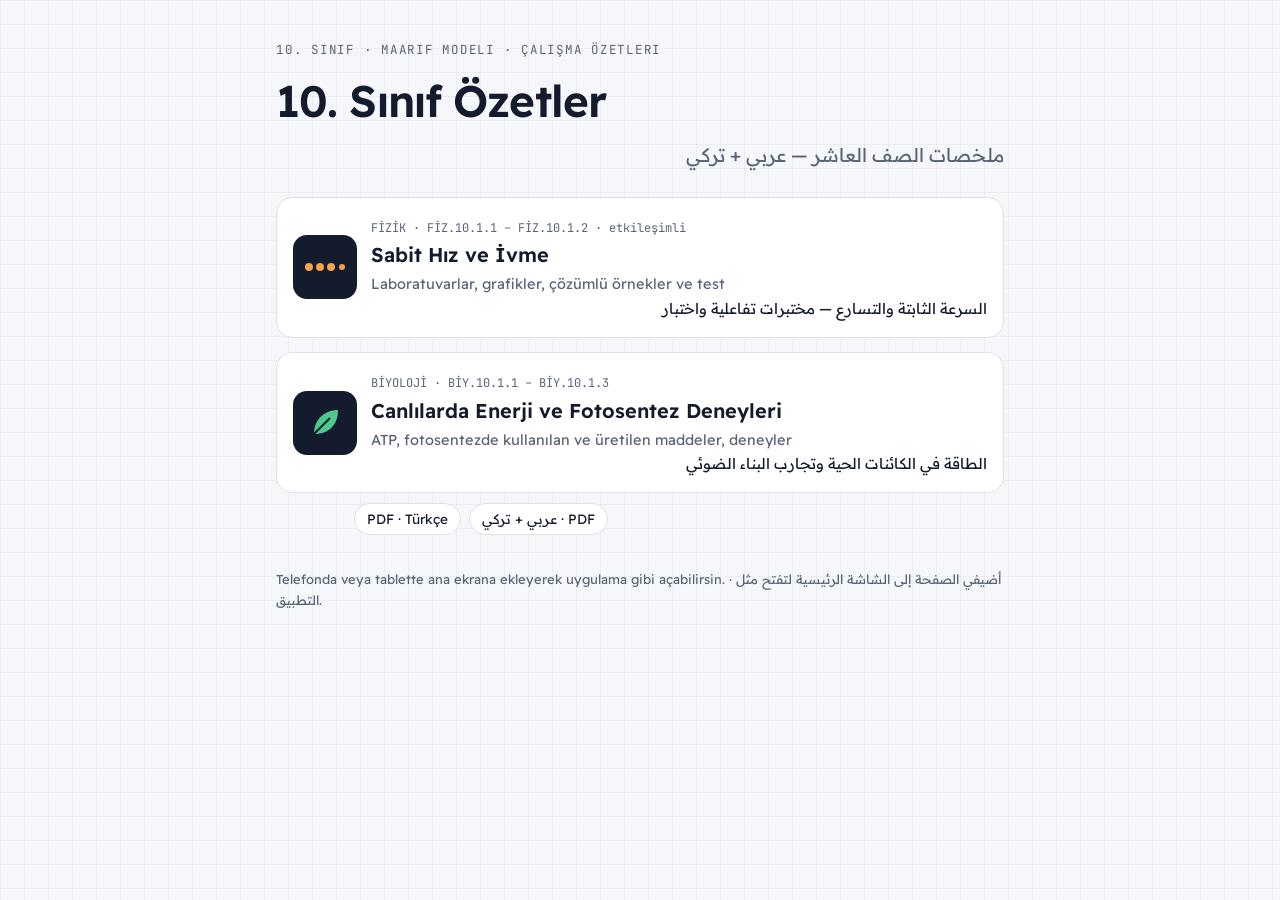
<file: index.html>
<!doctype html>
<html lang="ar" dir="ltr">
<head>
<meta charset="utf-8">
<meta name="viewport" content="width=device-width, initial-scale=1, viewport-fit=cover">
<title>10. Sınıf Özetler</title>
<meta name="description" content="10. sınıf fizik ve biyoloji çalışma özetleri (Arapça + Türkçe).">
<meta name="theme-color" content="#141B2D">
<link rel="icon" type="image/png" href="icon.png">
<link rel="apple-touch-icon" href="icon.png">
<link rel="manifest" href="manifest.webmanifest">
<meta name="apple-mobile-web-app-capable" content="yes">
<meta name="mobile-web-app-capable" content="yes">
<link rel="preconnect" href="https://fonts.googleapis.com"><link rel="preconnect" href="https://fonts.gstatic.com" crossorigin><link rel="stylesheet" href="https://fonts.googleapis.com/css2?family=Readex+Pro:wght@300;400;500;600;700&family=JetBrains+Mono:wght@400;500;600;700&display=swap">

</head>
<body>
<style>
:root { --bg:#F6F7FA; --surface:#FFFFFF; --ink:#141B2D; --muted:#5A6478; --line:#DCE1EA; --cv:#D9700B; --ca:#A8318F; --good:#1D8556; --grid: rgba(20,27,45,.045);
  --body: "Readex Pro", "Noto Sans Arabic", system-ui, sans-serif; --mono: "JetBrains Mono", Menlo, monospace; }
@media (prefers-color-scheme: dark) { :root:not([data-theme="light"]) { --bg:#0E1320; --surface:#161D2C; --ink:#E6EBF4; --muted:#9AA5BB; --line:#2A3448; --cv:#F4A04B; --ca:#E27BCF; --good:#4FC88E; --grid: rgba(230,235,244,.05); color-scheme: dark; } }
:root[data-theme="dark"] { --bg:#0E1320; --surface:#161D2C; --ink:#E6EBF4; --muted:#9AA5BB; --line:#2A3448; --cv:#F4A04B; --ca:#E27BCF; --good:#4FC88E; --grid: rgba(230,235,244,.05); color-scheme: dark; }
* { box-sizing: border-box; }
body { margin:0; background: var(--bg); color: var(--ink); font-family: var(--body); line-height: 1.6;
  background-image: linear-gradient(var(--grid) 1px, transparent 1px), linear-gradient(90deg, var(--grid) 1px, transparent 1px); background-size: 24px 24px; }
main { max-width: 760px; margin: 0 auto; padding-block: 40px 60px; padding-left: max(16px, env(safe-area-inset-left, 0px)); padding-right: max(16px, env(safe-area-inset-right, 0px)); }
.eyebrow { font-family: var(--mono); font-size: 12.5px; letter-spacing: .06em; text-transform: uppercase; color: var(--muted); }
h1 { font-size: clamp(30px, 6vw, 44px); font-weight: 600; margin: 6px 0 4px; letter-spacing: -.02em; }
.ar { font-size: 19px; color: var(--muted); margin: 0 0 26px; }
.cards { display: grid; gap: 14px; }
a.card { display: grid; grid-template-columns: 64px 1fr; gap: 14px; align-items: center; text-decoration: none; color: inherit; background: var(--surface); border: 1.5px solid var(--line); border-radius: 16px; padding: 16px; }
a.card:hover, a.card:focus-visible { border-color: var(--ink); outline: none; }
.ic { width: 64px; height: 64px; border-radius: 14px; display: grid; place-items: center; background: var(--ink); }
.card h2 { margin: 0; font-size: 20px; font-weight: 600; }
.card .sub { color: var(--muted); font-size: 14.5px; }
.card .code { font-family: var(--mono); font-size: 12px; color: var(--muted); }
.card .rtl { direction: rtl; text-align: right; font-size: 15px; }
.files { display: flex; flex-wrap: wrap; gap: 8px; margin: 10px 0 0 78px; }
.files a { font-size: 13.5px; color: var(--ink); background: var(--surface); border: 1px solid var(--line); border-radius: 999px; padding: 4px 12px; text-decoration: none; }
.foot { margin-top: 34px; font-size: 13px; color: var(--muted); }
@media (max-width: 480px) { a.card { grid-template-columns: 1fr; } .files { margin-left: 0; } }
</style>
<main>
  <div class="eyebrow">10. Sınıf · Maarif Modeli · Çalışma özetleri</div>
  <h1>10. Sınıf Özetler</h1>
  <p class="ar" dir="rtl">ملخصات الصف العاشر — عربي + تركي</p>
  <div class="cards">
    <a class="card" href="fizik/">
      <span class="ic"><svg width="40" height="20" viewBox="0 0 40 20" aria-hidden="true"><circle cx="4" cy="10" r="4" fill="#F4A04B"/><circle cx="15" cy="10" r="4" fill="#F4A04B"/><circle cx="26" cy="10" r="4" fill="#F4A04B"/><circle cx="37" cy="10" r="3" fill="#F4A04B"/></svg></span>
      <span><span class="code">FİZİK · FİZ.10.1.1 – FİZ.10.1.2 · etkileşimli</span><h2>Sabit Hız ve İvme</h2><span class="sub">Laboratuvarlar, grafikler, çözümlü örnekler ve test</span><div class="rtl">السرعة الثابتة والتسارع — مختبرات تفاعلية واختبار</div></span>
    </a>
    <div>
      <a class="card" href="biyoloji/">
        <span class="ic"><svg width="34" height="34" viewBox="0 0 34 34" aria-hidden="true"><path d="M6 28 C6 12 18 4 30 4 C30 18 22 28 6 28 Z" fill="#4FC88E"/><path d="M6 28 L22 12" stroke="#141B2D" stroke-width="2"/></svg></span>
        <span><span class="code">BİYOLOJİ · BİY.10.1.1 – BİY.10.1.3</span><h2>Canlılarda Enerji ve Fotosentez Deneyleri</h2><span class="sub">ATP, fotosentezde kullanılan ve üretilen maddeler, deneyler</span><div class="rtl">الطاقة في الكائنات الحية وتجارب البناء الضوئي</div></span>
      </a>
      <div class="files"><a href="biyoloji/biyoloji-TR.pdf">PDF · Türkçe</a><a href="biyoloji/biyoloji-AR.pdf" dir="rtl">PDF · عربي + تركي</a></div>
    </div>
  </div>
  <p class="foot">Telefonda veya tablette ana ekrana ekleyerek uygulama gibi açabilirsin. · أضيفي الصفحة إلى الشاشة الرئيسية لتفتح مثل التطبيق.</p>
</main>

</body>
</html>
</file>
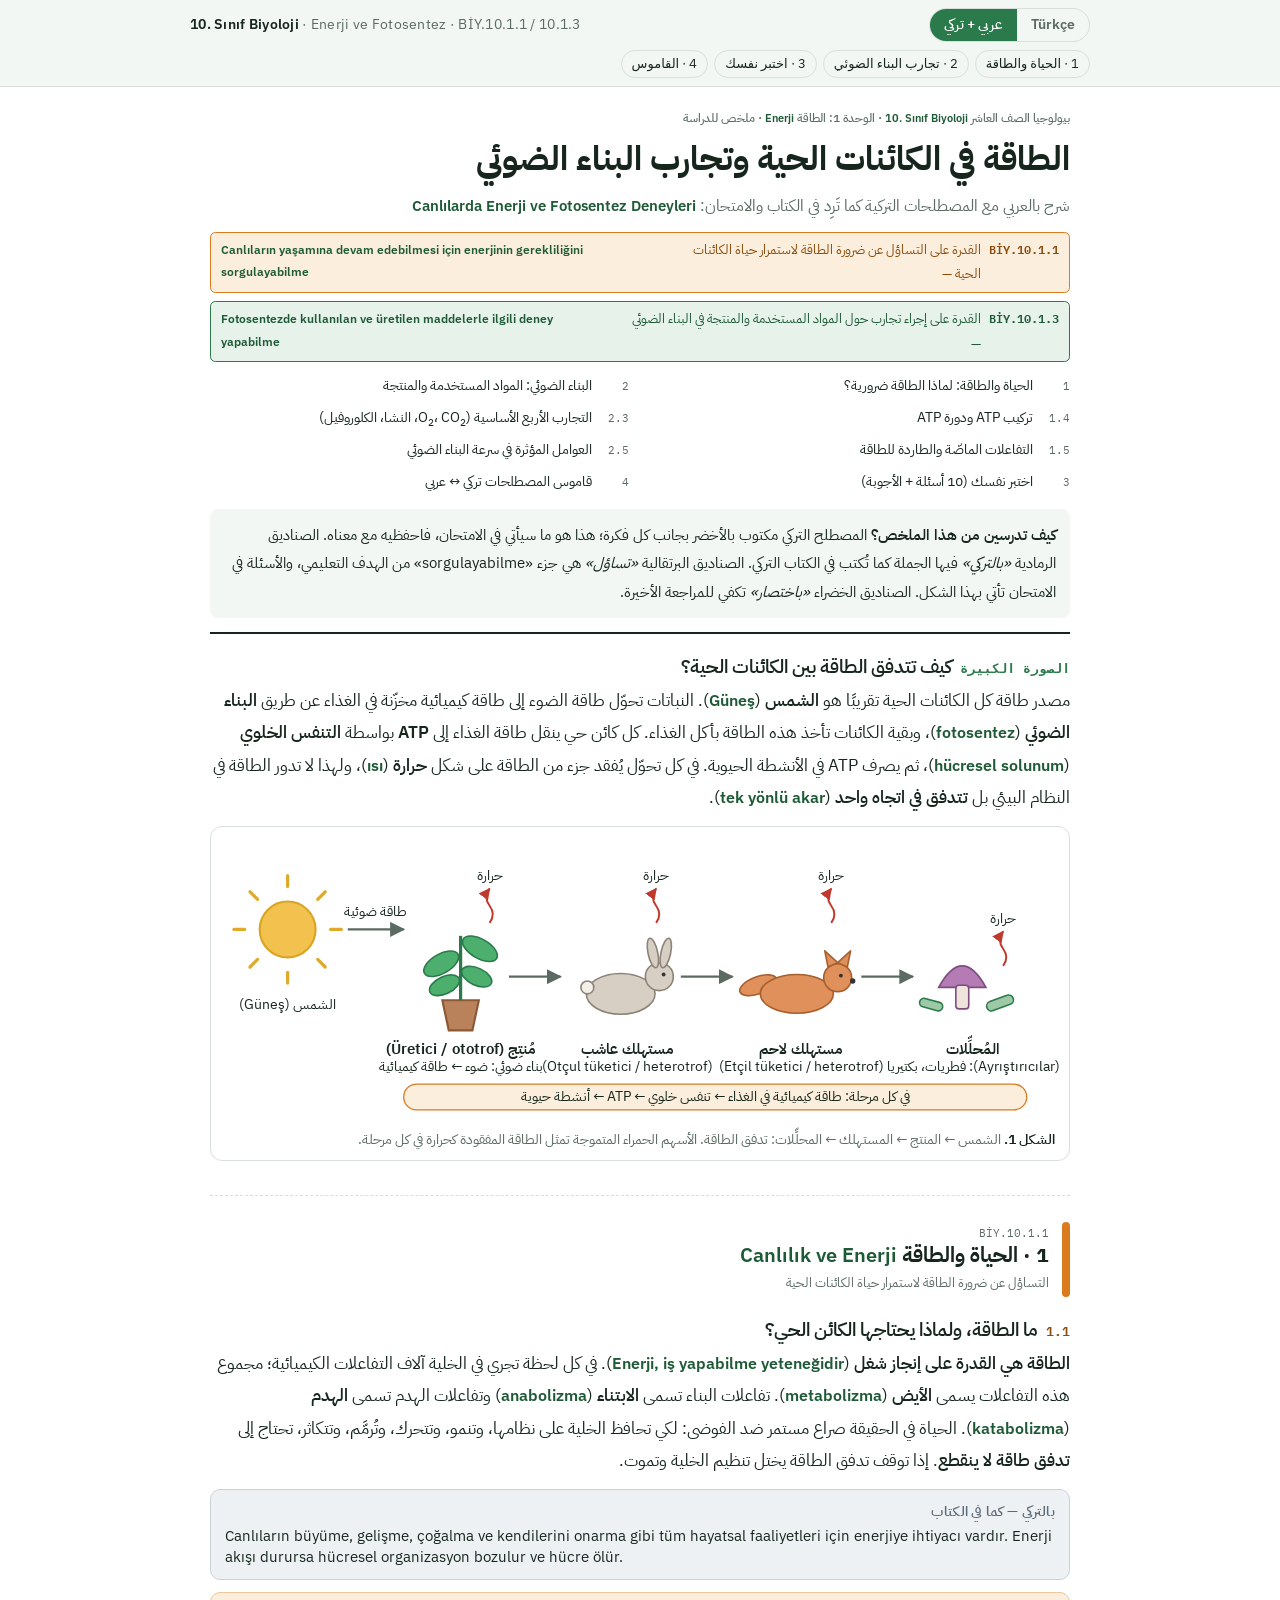
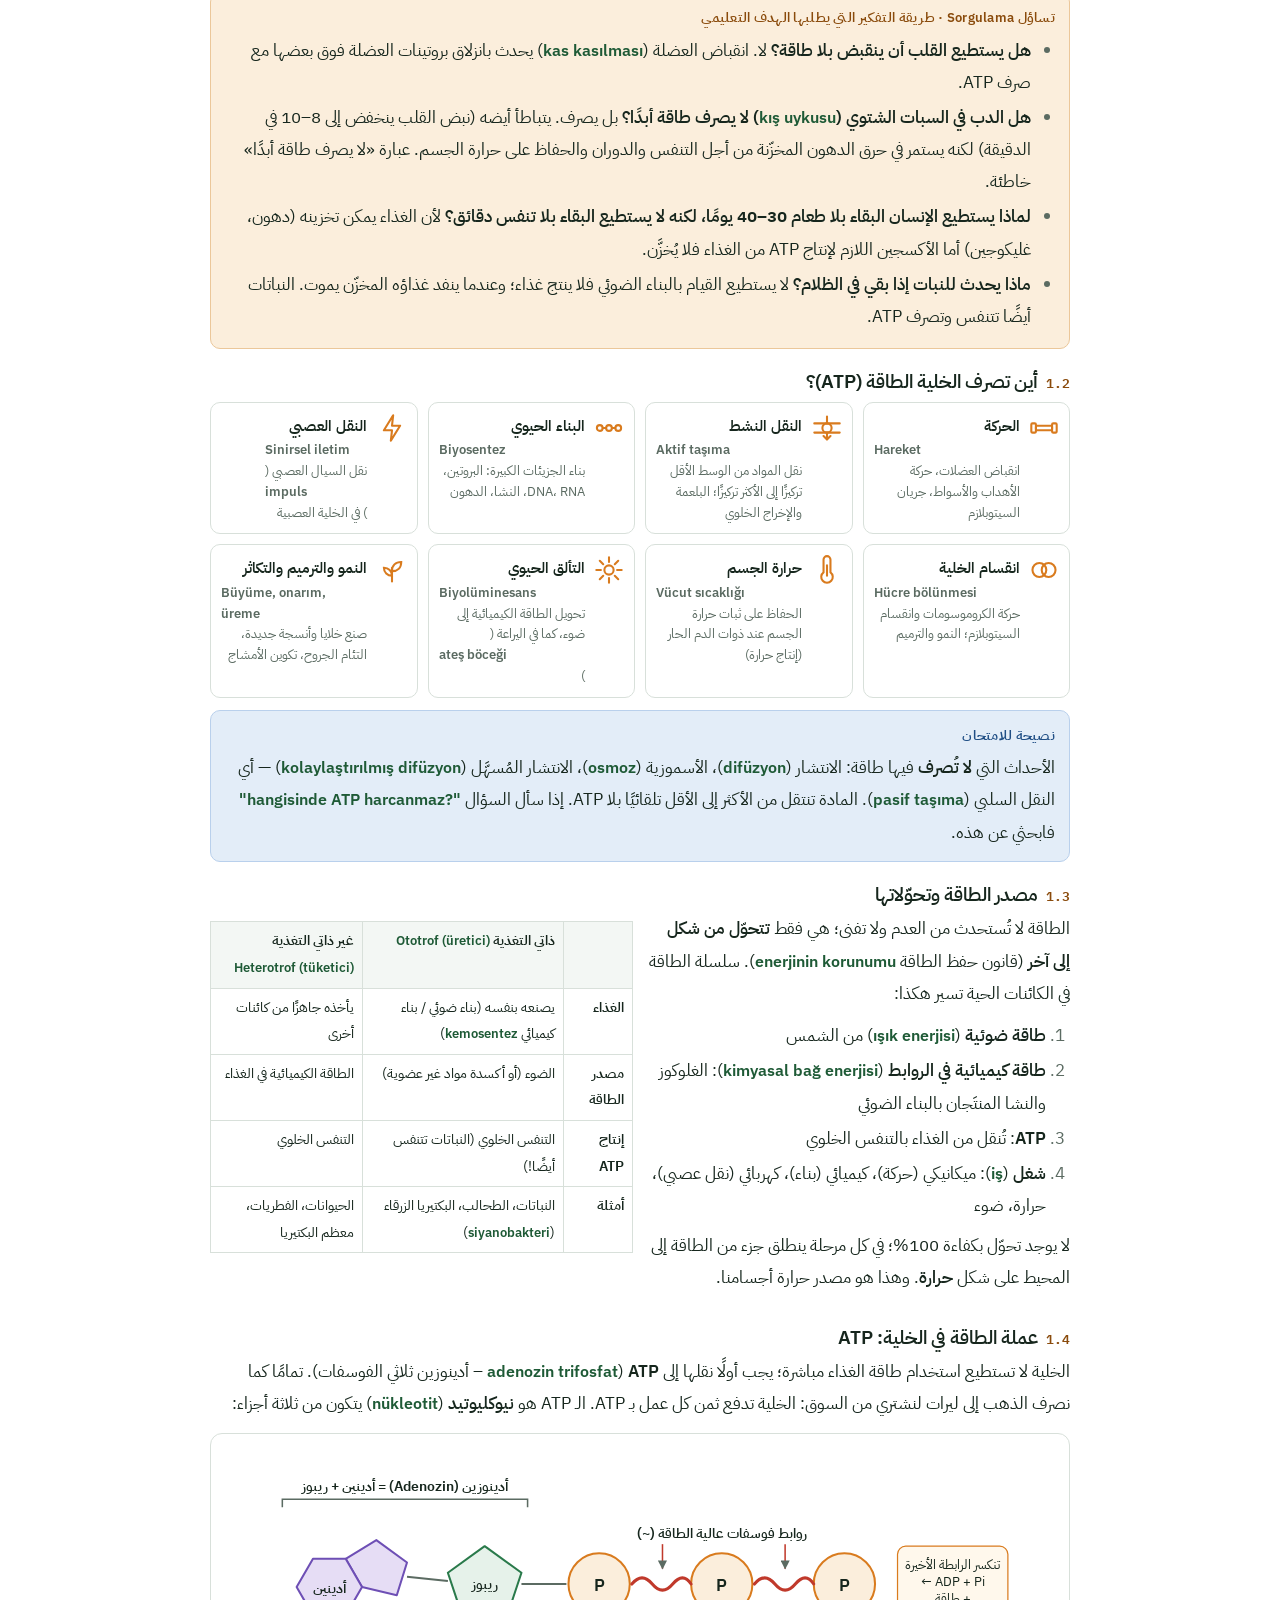
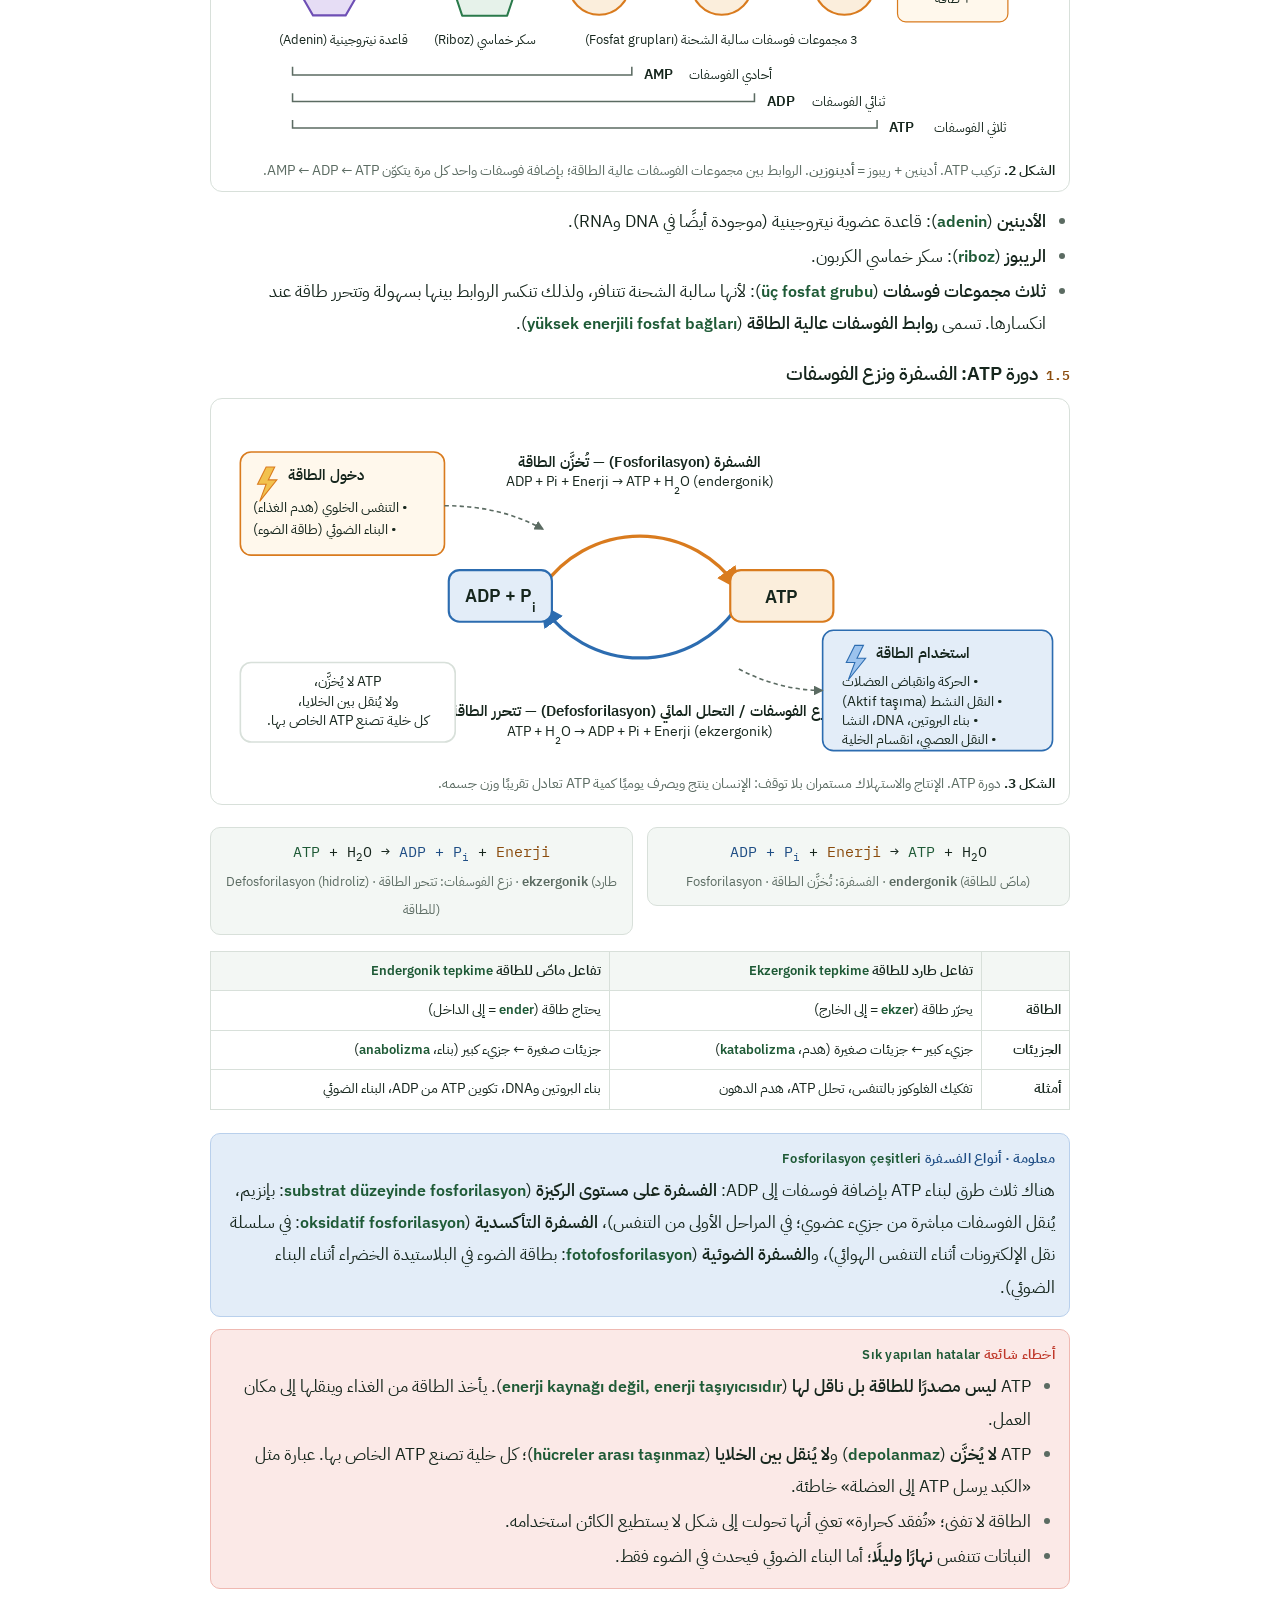
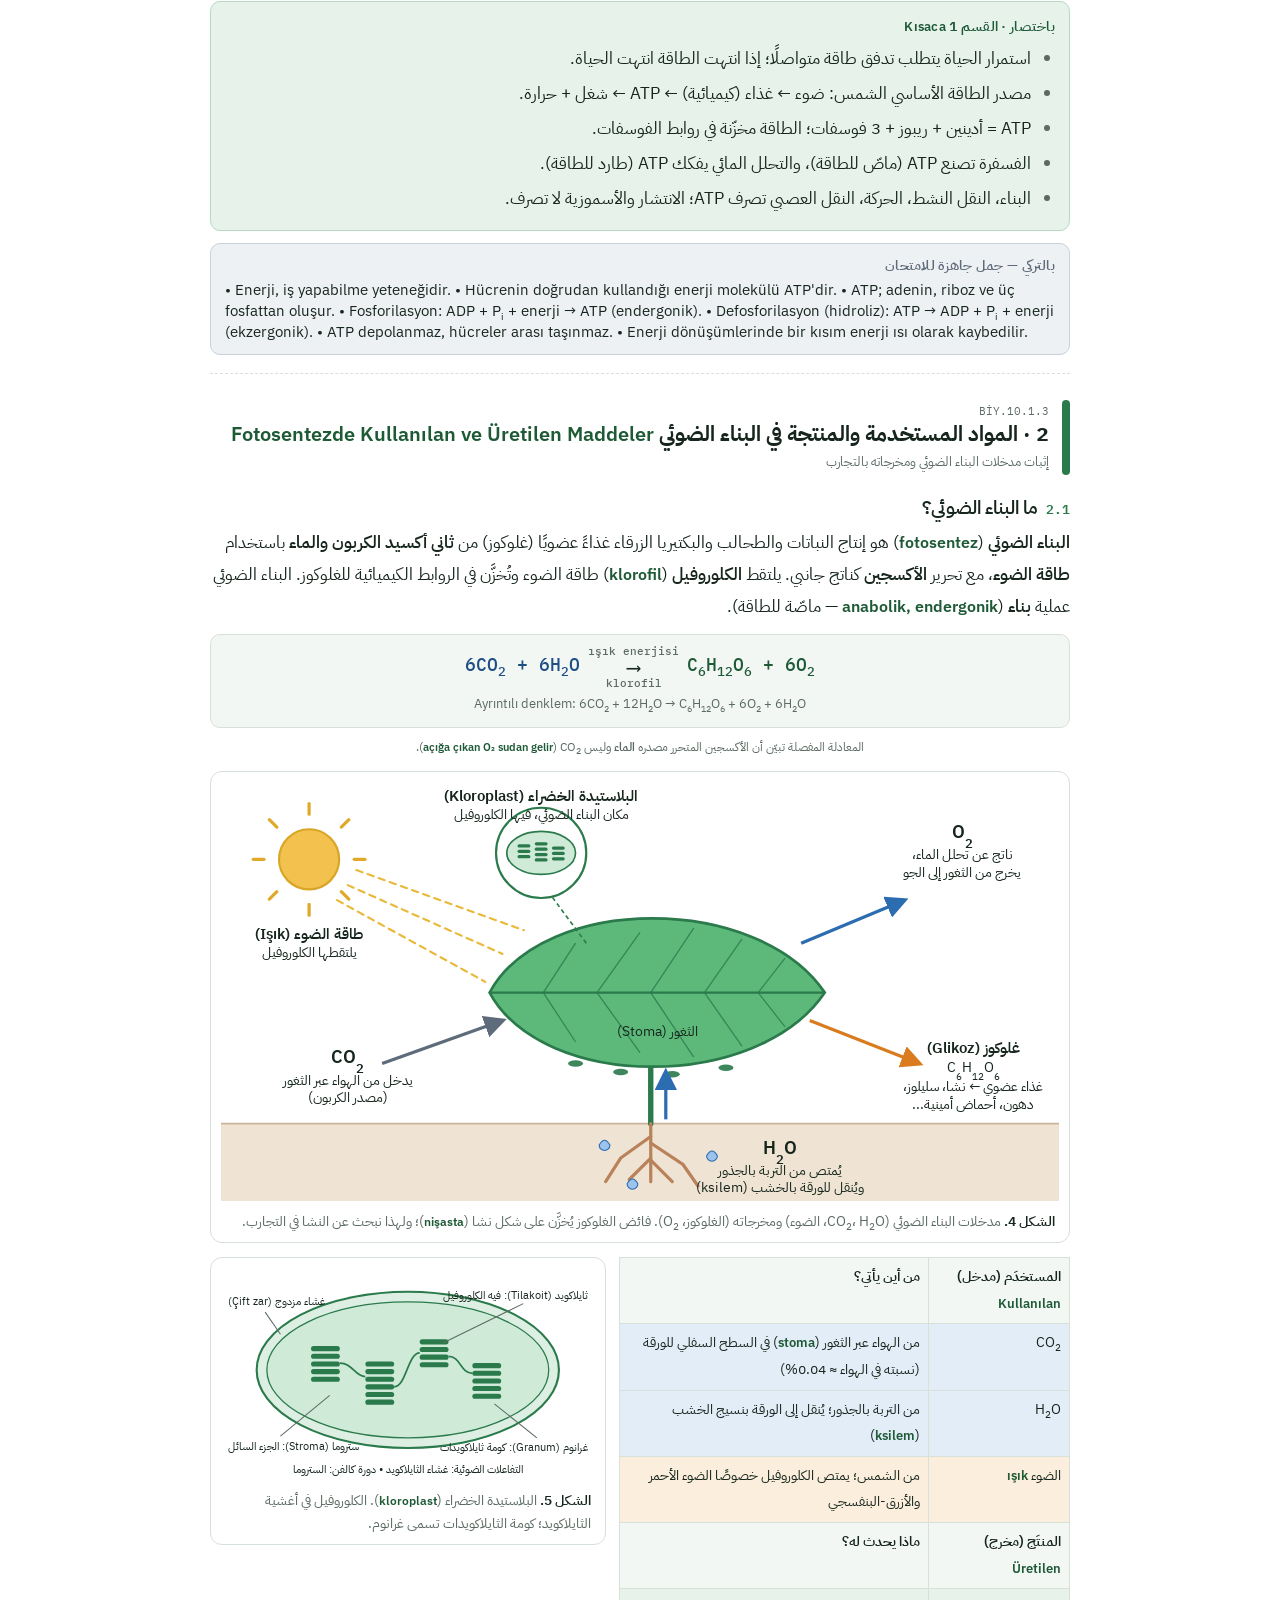
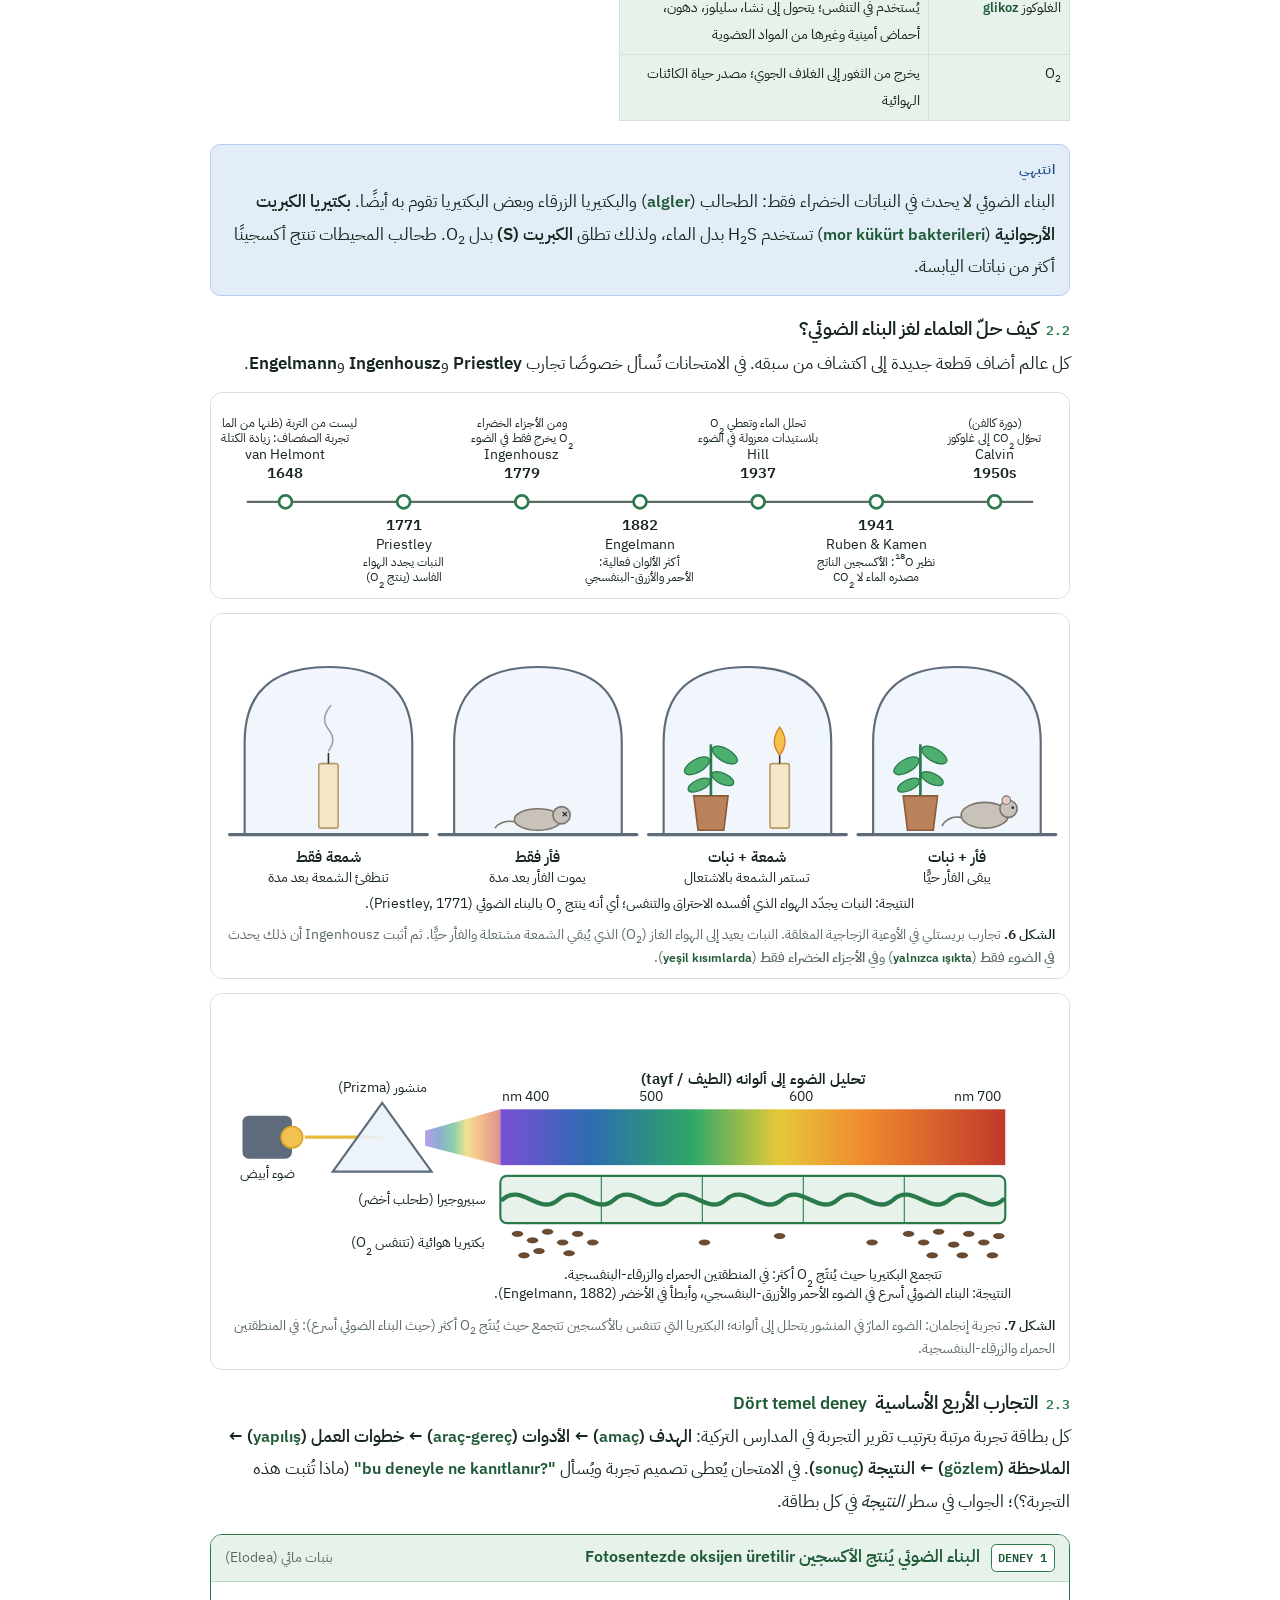
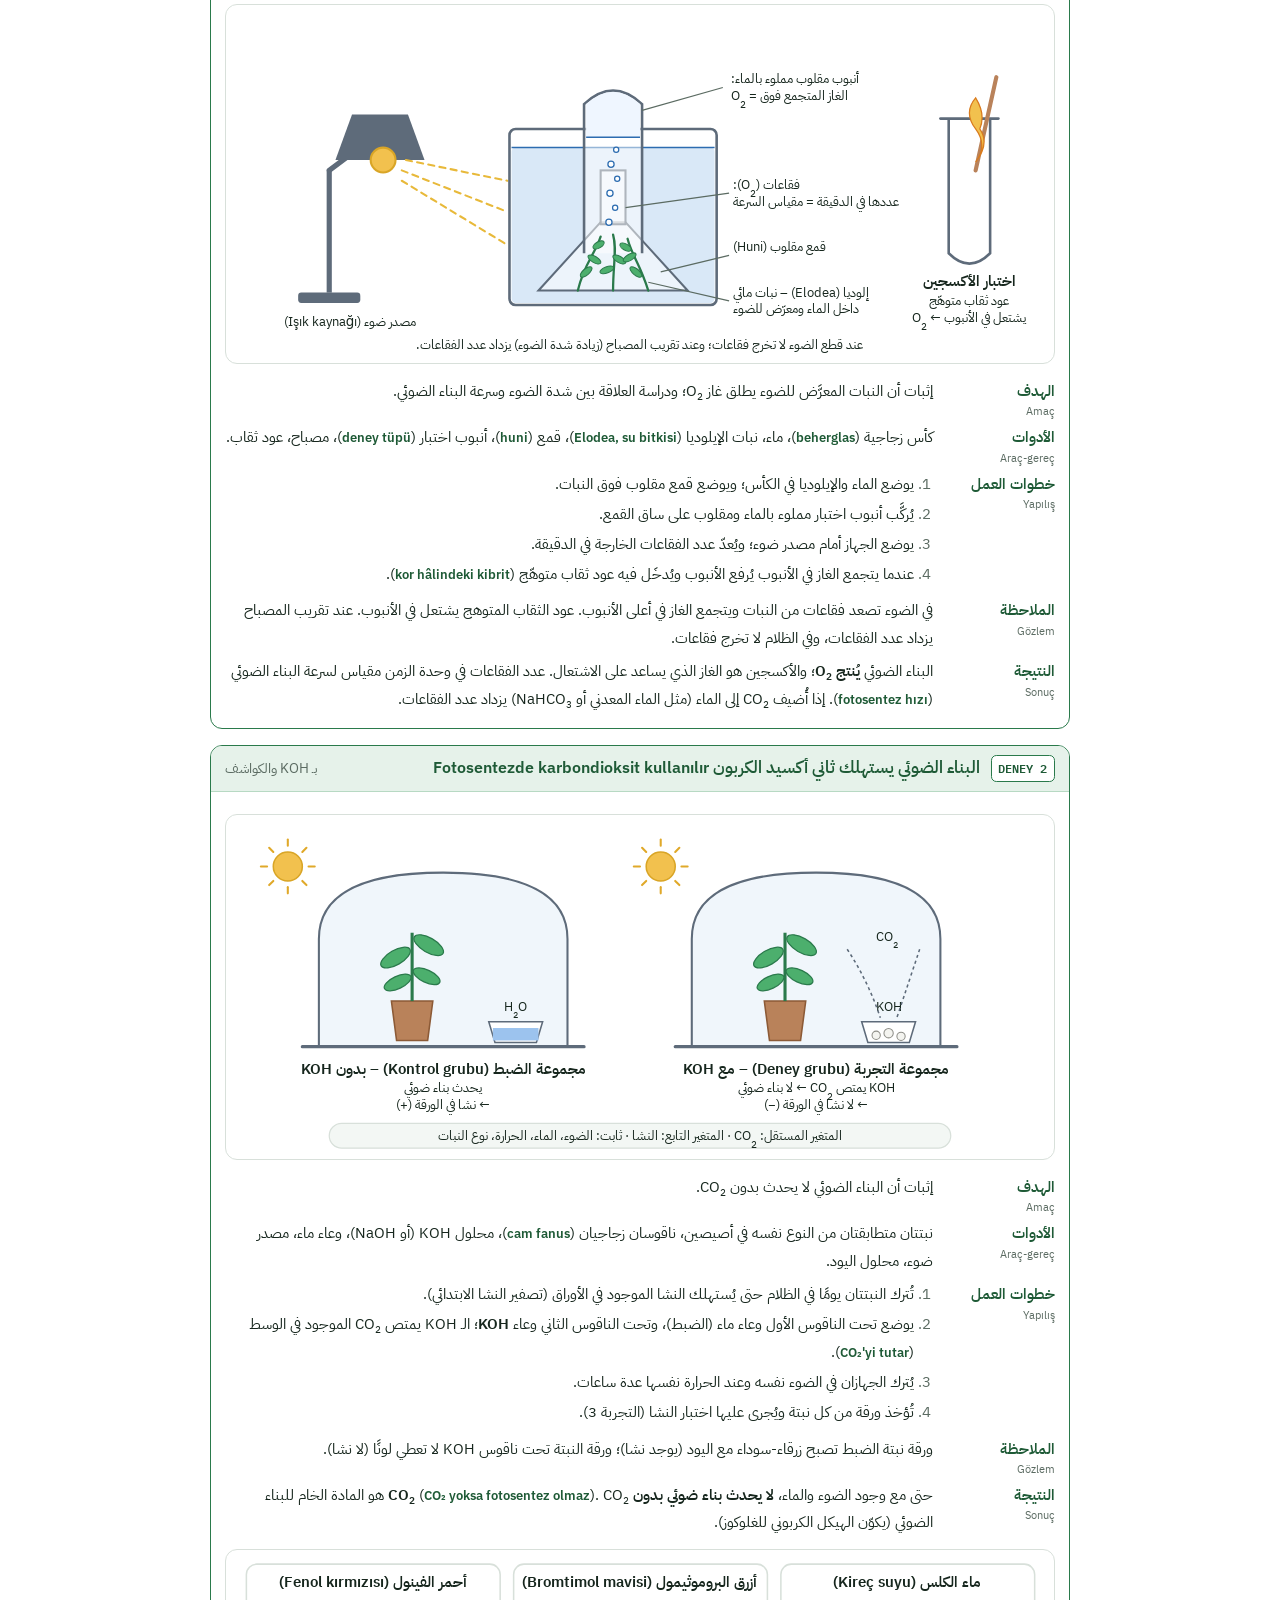
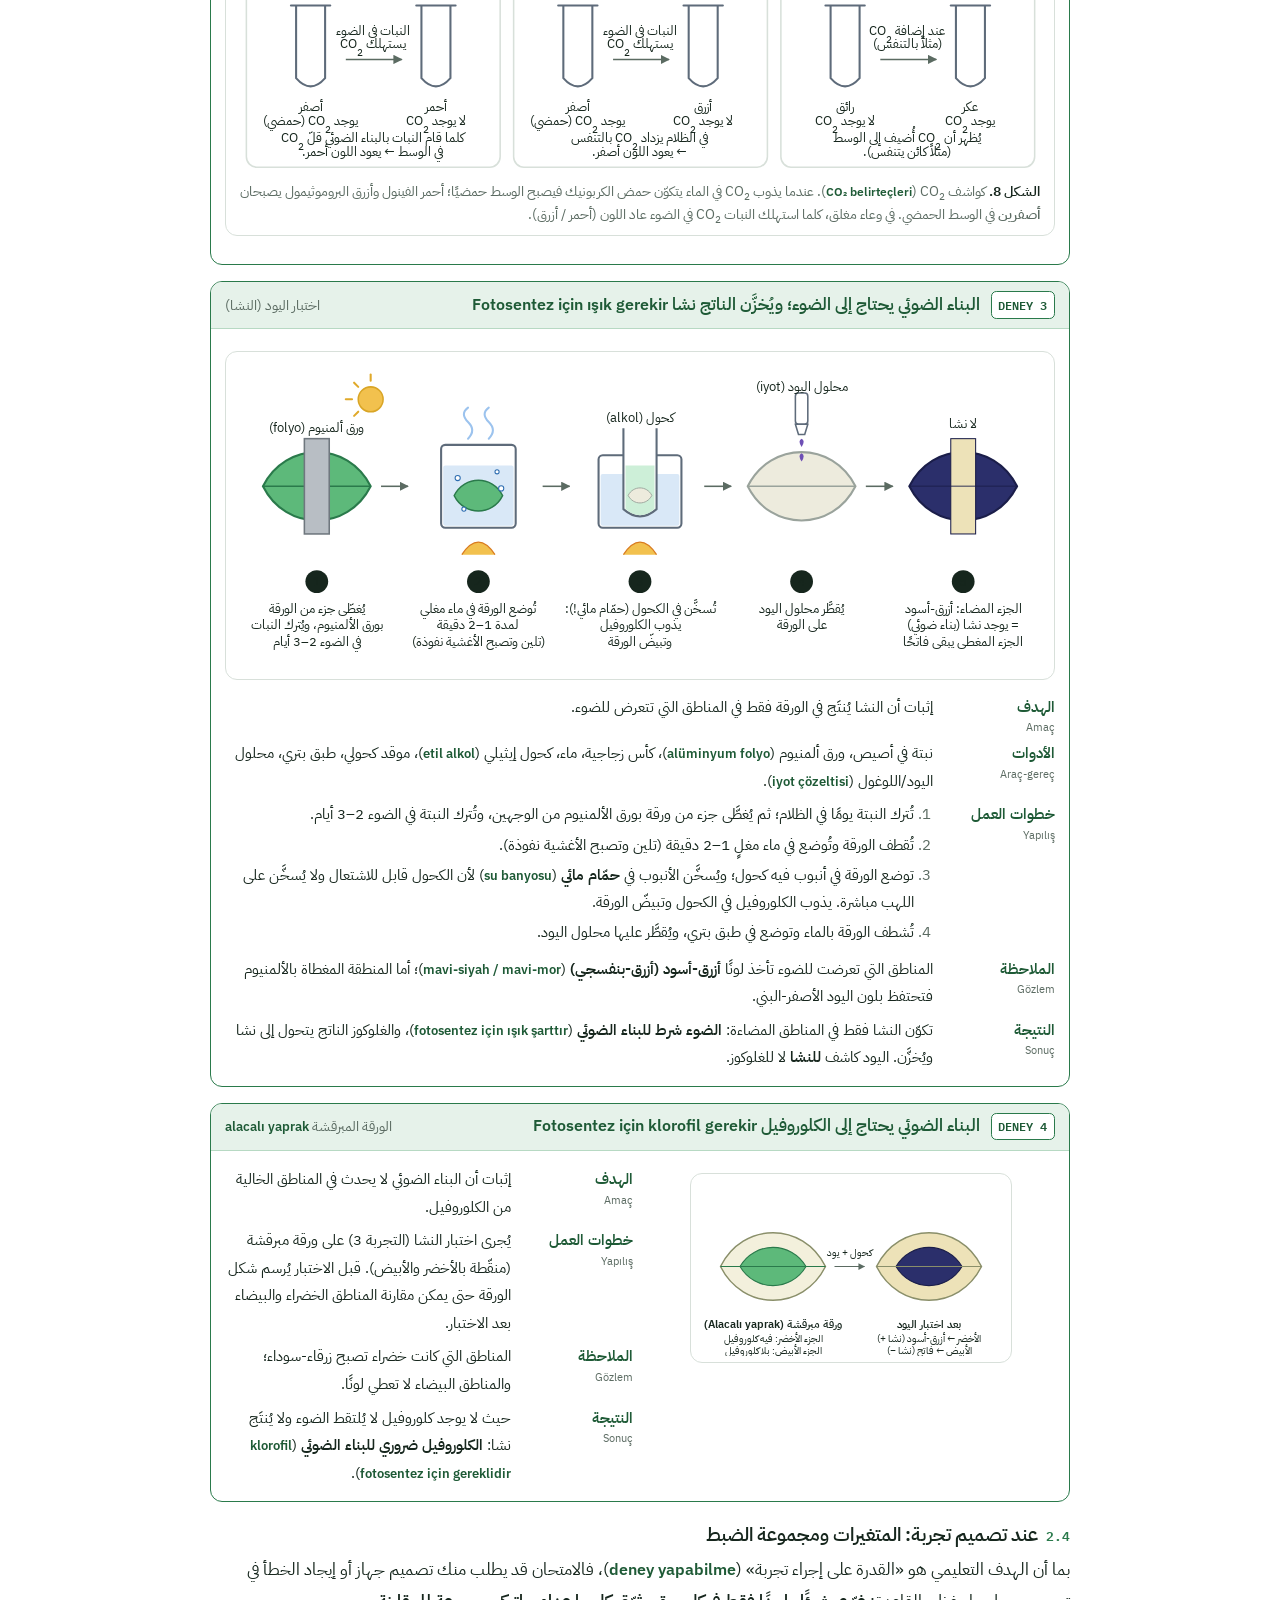
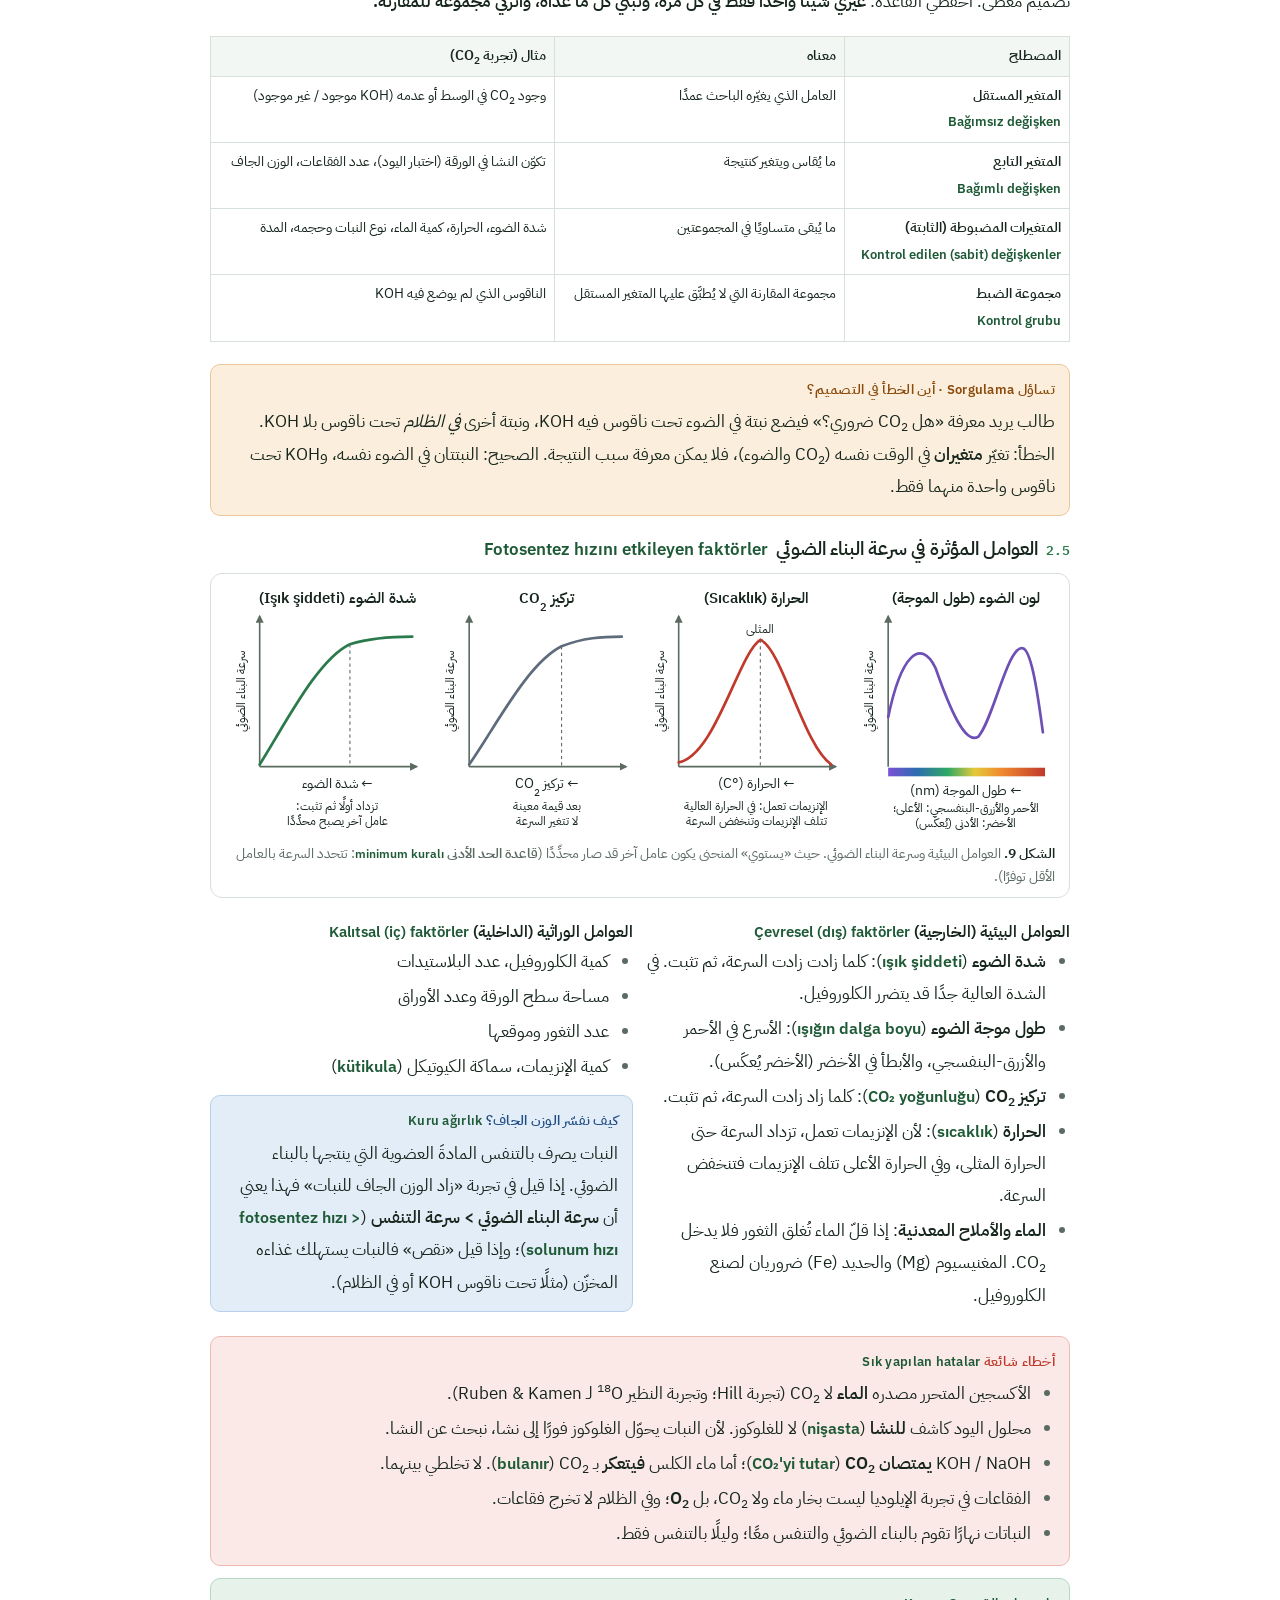
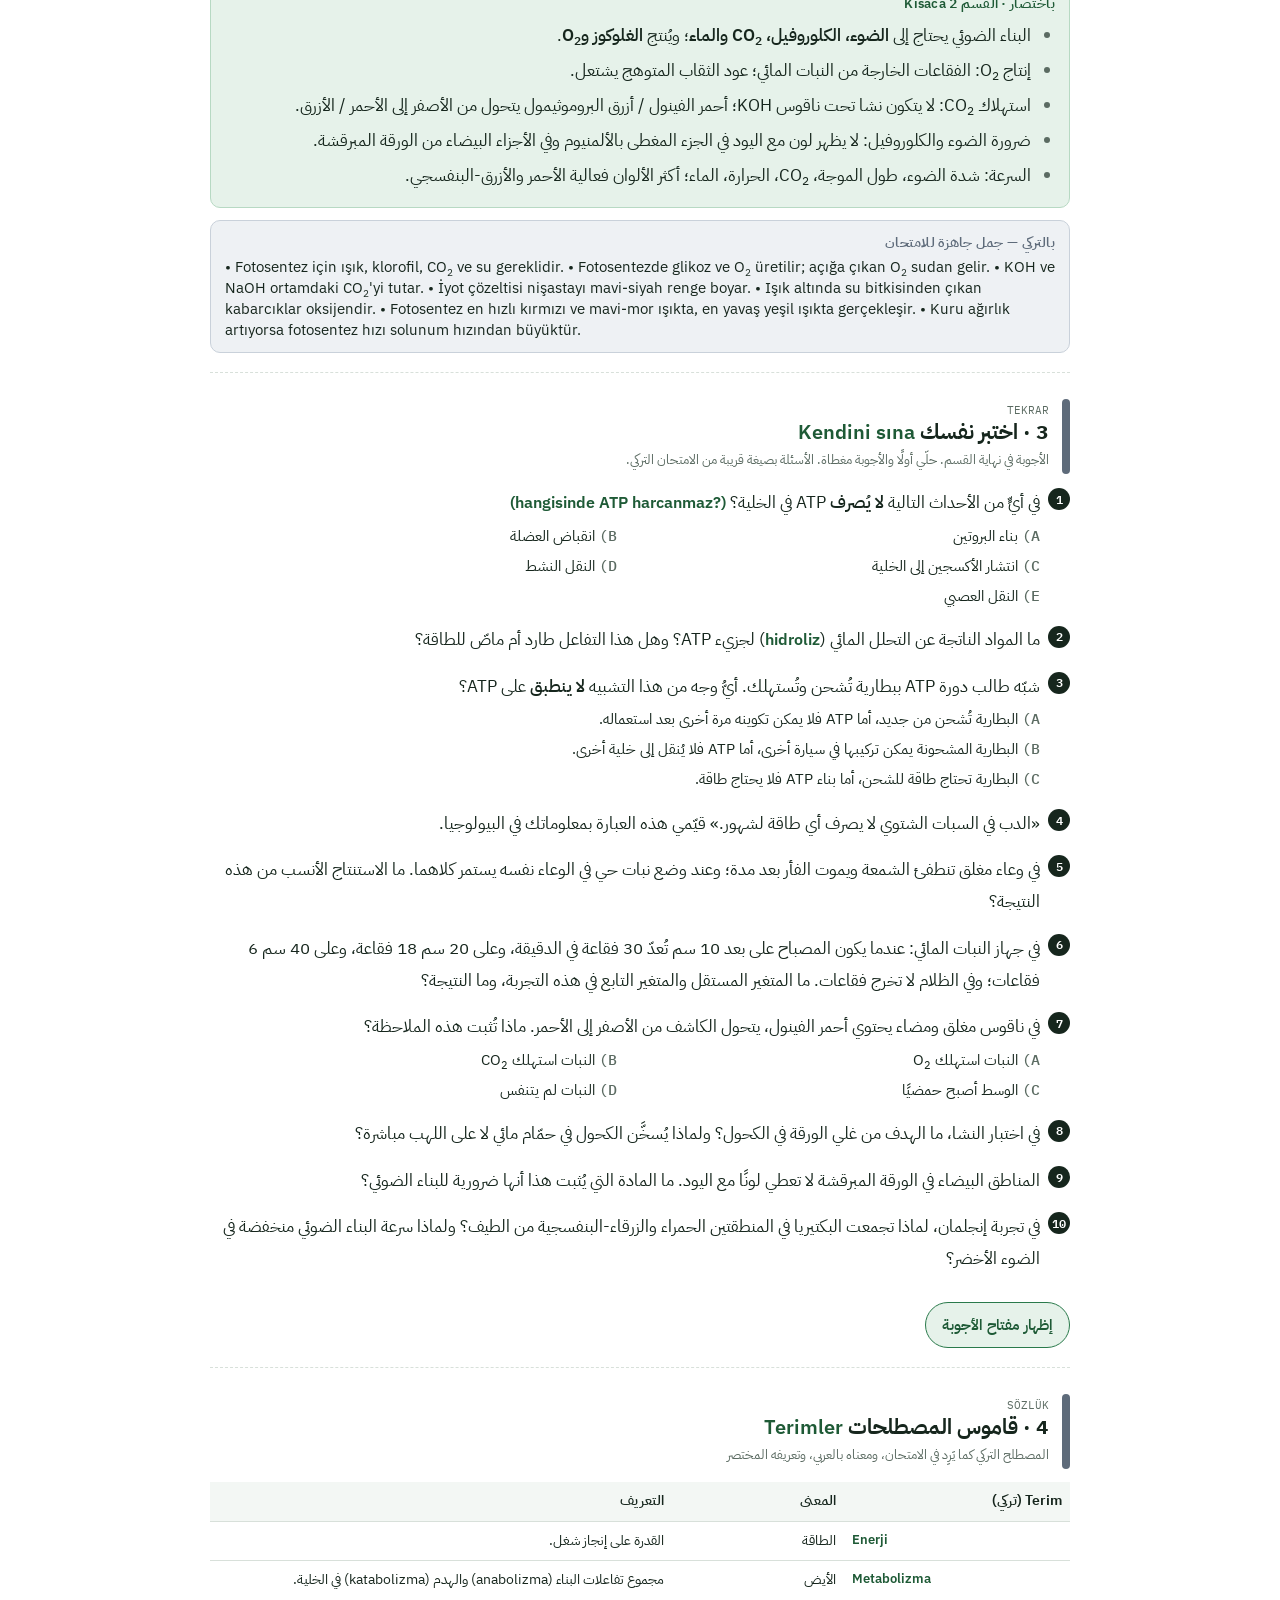
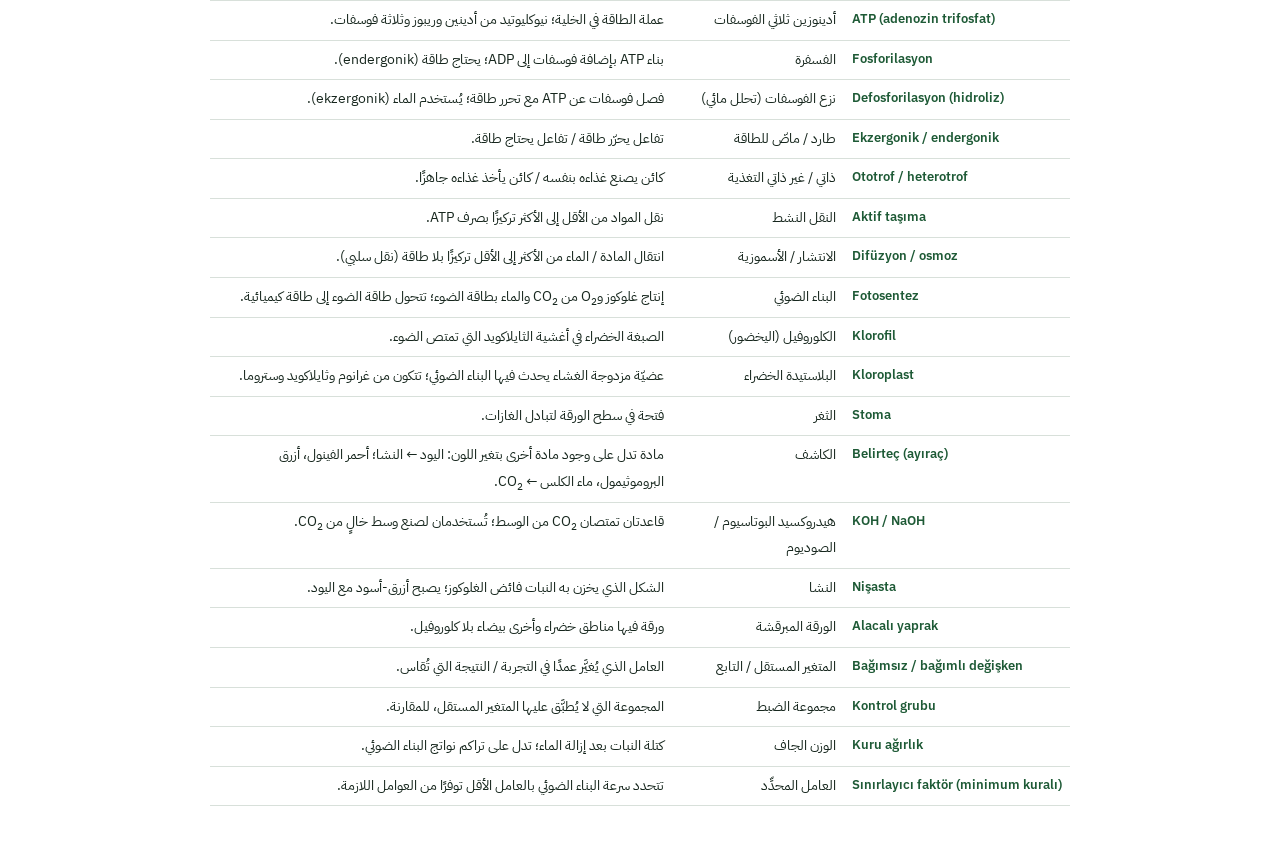
<file: biyoloji/index.html>
<!doctype html>
<html lang="ar">
<head>
<meta charset="utf-8">
<meta name="viewport" content="width=device-width, initial-scale=1, viewport-fit=cover">
<link rel="icon" type="image/png" href="../icon.png">
<link rel="apple-touch-icon" href="../icon.png">
<style>body{margin:0} img{max-width:100%} [hidden]{display:none!important}</style>
<title>Enerji ve Fotosentez Özeti</title>
<meta name="claude:viewport-fit-sides" content="cover">
<link rel="stylesheet" href="https://fonts.googleapis.com/css2?family=IBM+Plex+Sans:ital,wght@0,400;0,500;0,600;0,700;1,400&family=IBM+Plex+Sans+Arabic:wght@400;500;600;700&family=IBM+Plex+Mono:wght@400;500;600&display=swap">
<style>
/* ===== Study guide: print stylesheet (A4) =====
   Layout: single column A4 with a coloured section rail; experiment cards follow the
   Turkish lab-report convention (Amaç / Araç-gereç / Yapılış / Gözlem / Sonuç). */
:root {
  --ink: #16261D; --muted: #5B6B62; --paper: #FFFFFF; --line: #D8E0DA; --tint: #F3F7F4;
  --green: #2A7A4B; --green-soft: #E6F2EA; --green-deep: #1E5A36;
  --amber: #D97B1E; --amber-soft: #FBEEDC; --amber-deep: #8A4B0C;
  --blue: #2C6CB0; --blue-soft: #E3EDF8; --blue-deep: #1F4E85;
  --violet: #6E4FB5; --violet-soft: #EDE7F8;
  --red: #C0392B; --red-soft: #FBE9E7;
  --slate: #5E6B7A; --slate-soft: #EEF1F4;
  --sans: "IBM Plex Sans", "Inter", "DejaVu Sans", sans-serif;
  --arab: "IBM Plex Sans Arabic", "Noto Naskh Arabic", "DejaVu Sans", sans-serif;
  --mono: "IBM Plex Mono", "DejaVu Sans Mono", monospace;
}

* { box-sizing: border-box; }
html { -webkit-print-color-adjust: exact; print-color-adjust: exact; }
body {
  margin: 0; background: var(--paper); color: var(--ink);
  font-family: var(--sans); font-size: 10.4pt; line-height: 1.5;
  font-variant-numeric: tabular-nums;
}
.lang[dir="rtl"] body { font-family: var(--arab); font-size: 10.8pt; line-height: 1.85; }
.lang[dir="rtl"] .tr, .lang[dir="rtl"] .eq, .lang[dir="rtl"] code, .lang[dir="rtl"] .latin { font-family: var(--sans); direction: ltr; unicode-bidi: isolate; }
.lang[dir="rtl"] .eq { font-family: var(--mono); }
.lang[dir="rtl"] .eq small { font-family: var(--arab); unicode-bidi: plaintext; }
p { margin: 0 0 6pt; }
h1, h2, h3, h4 { margin: 0; line-height: 1.2; text-wrap: balance; }
sub, sup { line-height: 0; font-size: 72%; }
strong { font-weight: 600; }
ul, ol { margin: 0 0 6pt; padding-inline-start: 18pt; }
li { margin-bottom: 2pt; }
li::marker { color: var(--muted); }

/* ---- running head / cover ---- */
.cover { border-bottom: 2px solid var(--ink); padding-bottom: 10pt; margin-bottom: 12pt; }
.cover .eyebrow { font-size: 9pt; letter-spacing: .08em; text-transform: uppercase; color: var(--muted); font-weight: 500; }
.lang[dir="rtl"] .cover .eyebrow { letter-spacing: 0; text-transform: none; }
.cover h1 { font-size: 24pt; font-weight: 600; margin: 4pt 0 6pt; letter-spacing: -.01em; }
.lang[dir="rtl"] .cover h1 { font-size: 23pt; font-weight: 700; letter-spacing: 0; line-height: 1.4; }
.cover .sub { font-size: 11pt; color: var(--muted); margin-bottom: 8pt; }
.badges { display: flex; flex-wrap: wrap; gap: 6pt; }
.badge { display: inline-flex; align-items: baseline; gap: 6pt; border: 1px solid var(--line); border-radius: 4pt; padding: 3pt 8pt; font-size: 9pt; background: var(--tint); }
.badge b { font-family: var(--mono); font-weight: 600; font-size: 8.5pt; }
.badge.amber { border-color: var(--amber); background: var(--amber-soft); color: var(--amber-deep); }
.badge.green { border-color: var(--green); background: var(--green-soft); color: var(--green-deep); }
.toc { display: grid; grid-template-columns: 1fr 1fr; gap: 4pt 16pt; font-size: 9.5pt; margin-top: 8pt; }
.toc div { display: flex; gap: 6pt; align-items: baseline; }
.toc span.n { font-family: var(--mono); color: var(--muted); font-size: 8.5pt; min-width: 22pt; }
.howto { background: var(--tint); border-radius: 6pt; padding: 8pt 10pt; font-size: 9.5pt; margin-top: 10pt; }

/* ---- sections ---- */
.section { break-before: page; }
.section.flow { break-before: auto; margin-top: 14pt; }
.section-head, h3, h4 { break-after: avoid; }
.exp .head { break-after: avoid; }
.section-head { display: flex; align-items: stretch; gap: 10pt; margin: 0 0 10pt; break-inside: avoid; }
.section-head .rail { width: 6pt; border-radius: 3pt; background: var(--green); flex: none; }
.section-head.amber .rail { background: var(--amber); }
.section-head .kz { font-size: 8.5pt; font-family: var(--mono); color: var(--muted); }
.section-head h2 { font-size: 17pt; font-weight: 600; }
.lang[dir="rtl"] .section-head h2 { font-weight: 700; font-size: 16pt; }
.section-head .lead { font-size: 10pt; color: var(--muted); margin-top: 2pt; }
h3 { font-size: 12pt; font-weight: 600; margin: 12pt 0 5pt; display: flex; gap: 6pt; align-items: baseline; }
h3 .num { font-family: var(--mono); font-size: 9pt; color: var(--green); font-weight: 600; }
.amber-sec h3 .num { color: var(--amber-deep); }
h4 { font-size: 10.5pt; font-weight: 600; margin: 8pt 0 3pt; }

/* ---- boxes ---- */
.box { border-radius: 6pt; padding: 7pt 10pt; margin: 7pt 0; break-inside: avoid; border: 1px solid var(--line); background: var(--tint); }
.box .t { font-weight: 600; font-size: 9.5pt; display: block; margin-bottom: 2pt; letter-spacing: .02em; }
.box p:last-child, .box ul:last-child { margin-bottom: 0; }
.box.inquiry { background: var(--amber-soft); border-color: #EBC79A; }
.box.inquiry .t { color: var(--amber-deep); }
.box.tip { background: var(--blue-soft); border-color: #B9D0EC; }
.box.tip .t { color: var(--blue-deep); }
.box.warn { background: var(--red-soft); border-color: #EFB9B2; }
.box.warn .t { color: var(--red); }
.box.summary { background: var(--green-soft); border-color: #B7D9C3; }
.box.summary .t { color: var(--green-deep); }
.box.turk { background: var(--slate-soft); border-color: #C9D1DA; direction: ltr; text-align: left; font-family: var(--sans); font-size: 9.6pt; line-height: 1.45; }
.box.turk .t { color: var(--slate); font-family: var(--arab); direction: rtl; text-align: right; }
.box.turk p { margin: 0; }

/* ---- figures ---- */
.fig-wrap { margin: 6pt 0 8pt; break-inside: avoid; }
.fig { width: 100%; height: auto; display: block; }
.fig text { font-family: inherit; fill: var(--ink); }
.fig .lbl { font-size: 13px; } .fig .lbl-s { font-size: 12px; } .fig .lbl-xs { font-size: 10.5px; }
.fig .lbl-b { font-size: 13.5px; font-weight: 600; } .fig .lbl-xl { font-size: 17px; font-weight: 600; }
.lang[dir="rtl"] .fig .lbl-s { font-size: 12.5px; } .lang[dir="rtl"] .fig .lbl-xs { font-size: 11px; }
.figcap { font-size: 9pt; color: var(--muted); margin-top: 3pt; }
.figcap b { color: var(--ink); font-weight: 600; }
.fig-narrow { max-width: 92mm; margin-inline: auto; }
.fig-wrap.w90 { max-width: 170mm; margin-inline: auto; }
.side { display: grid; grid-template-columns: 1fr 46%; gap: 10pt; align-items: start; }
.side > * { min-width: 0; }
.side .fig-side { order: 2; margin-top: 0; }
.side .beside { order: 1; }
.beside table.t { margin-top: 0; }

/* ---- layout helpers ---- */
.two { display: grid; grid-template-columns: 1fr 1fr; gap: 10pt; align-items: start; }
.two > * { min-width: 0; }
.three { display: grid; grid-template-columns: 1fr 1fr 1fr; gap: 8pt; }
.avoid { break-inside: avoid; }

/* ---- equations ---- */
.eq { font-family: var(--mono); font-size: 10.5pt; text-align: center; padding: 6pt 8pt; background: var(--tint); border-radius: 6pt; margin: 6pt 0; border: 1px solid var(--line); break-inside: avoid; }
.eq .big { font-size: 12.5pt; font-weight: 500; }
.eq .over { display: inline-block; vertical-align: middle; text-align: center; margin: 0 6pt; font-size: 8pt; line-height: 1.1; color: var(--muted); }
.eq .over .arr { font-size: 14pt; line-height: 1; color: var(--ink); display: block; }
.eq .in { color: var(--blue-deep); } .eq .out { color: var(--green-deep); } .eq .en { color: var(--amber-deep); }
.eq small { font-size: 8.5pt; color: var(--muted); }

/* ---- tables ---- */
table.t { width: 100%; border-collapse: collapse; font-size: 9.5pt; margin: 6pt 0 8pt; break-inside: avoid; }
table.t th, table.t td { border: 1px solid var(--line); padding: 4pt 6pt; vertical-align: top; text-align: start; }
table.t th { background: var(--tint); font-weight: 600; }
table.t td.c, table.t th.c { text-align: center; }
table.t .y { background: var(--amber-soft); } table.t .g { background: var(--green-soft); } table.t .b { background: var(--blue-soft); }

/* ---- icon grid (energy uses) ---- */
.icons { display: grid; grid-template-columns: repeat(4, 1fr); gap: 6pt; margin: 6pt 0 8pt; }
.icons .it { border: 1px solid var(--line); border-radius: 6pt; padding: 6pt 7pt; display: flex; gap: 7pt; align-items: flex-start; break-inside: avoid; }
.icons svg { width: 26px; height: 26px; flex: none; }
.icons .it b { display: block; font-size: 9.5pt; font-weight: 600; }
.icons .it span { font-size: 8.8pt; color: var(--muted); line-height: 1.35; display: block; }
.lang[dir="rtl"] .icons .it span { line-height: 1.6; }

/* ---- experiment cards ---- */
.exp { border: 1.5px solid var(--green); border-radius: 8pt; margin: 10pt 0; }
.exp .fig-wrap { max-width: 158mm; margin-inline: auto; }
.exp .fig-wrap.full { max-width: none; }
.exp .head { background: var(--green-soft); padding: 6pt 10pt; display: flex; gap: 8pt; align-items: baseline; border-bottom: 1px solid #B7D9C3; }
.exp .head .n { font-family: var(--mono); font-size: 9pt; font-weight: 600; color: var(--green-deep); background: #fff; border: 1px solid var(--green); border-radius: 4pt; padding: 1pt 5pt; }
.exp .head h4 { margin: 0; font-size: 11.5pt; color: var(--green-deep); }
.exp .head .q { font-size: 9.5pt; color: var(--muted); margin-inline-start: auto; }
.exp .body { padding: 6pt 10pt 8pt; }
.exp .rows { display: grid; grid-template-columns: 62pt 1fr; gap: 3pt 8pt; font-size: 9.6pt; margin-top: 4pt; }
.lang[dir="rtl"] .exp .rows { grid-template-columns: 70pt 1fr; }
.exp .rows .k { font-weight: 600; color: var(--green-deep); }
.exp .rows .k small { display: block; font-weight: 400; color: var(--muted); font-size: 8pt; line-height: 1.2; }
.exp .rows div { min-width: 0; }
.exp .rows ol, .exp .rows ul { margin: 0; padding-inline-start: 14pt; }

/* ---- quiz ---- */
.quiz ol { padding-inline-start: 0; list-style: none; counter-reset: q; }
.quiz li.q { counter-increment: q; margin-bottom: 7pt; padding-inline-start: 22pt; position: relative; break-inside: avoid; }
.quiz li.q::before { content: counter(q); position: absolute; inset-inline-start: 0; top: 1pt; width: 16pt; height: 16pt; border-radius: 50%; background: var(--ink); color: #fff; font-size: 8.5pt; font-weight: 600; display: flex; align-items: center; justify-content: center; font-family: var(--mono); }
.quiz .opts { display: grid; grid-template-columns: 1fr 1fr; gap: 1pt 12pt; font-size: 9.6pt; margin-top: 2pt; }
.quiz .opts.one { grid-template-columns: 1fr; }
.quiz .opts span b { font-family: var(--mono); font-weight: 500; color: var(--muted); }
.answers { background: var(--tint); border-radius: 6pt; padding: 7pt 10pt; font-size: 9.4pt; margin-top: 8pt; }
.answers li { break-inside: avoid; }
.answers .t { font-weight: 600; display: block; margin-bottom: 3pt; }
.answers ol { margin: 0; padding-inline-start: 16pt; list-style: decimal; }
.answers li { padding-inline-start: 0; margin-bottom: 2pt; }

/* ---- glossary ---- */
table.gl { width: 100%; border-collapse: collapse; font-size: 9.5pt; }
table.gl th, table.gl td { border-bottom: 1px solid var(--line); padding: 3pt 6pt; vertical-align: top; text-align: start; }
table.gl th { background: var(--tint); font-weight: 600; }
table.gl td.tr { font-family: var(--sans); font-weight: 600; direction: ltr; text-align: left; white-space: nowrap; }

/* ---- Turkish terms inside Arabic text ---- */
.tr { font-family: var(--sans); font-weight: 600; color: var(--green-deep); direction: ltr; unicode-bidi: isolate; font-size: 95%; }
.tr.a { color: var(--amber-deep); }
.key { background: #FFF4CC; padding: 0 2pt; border-radius: 2pt; }
.muted { color: var(--muted); }
.small { font-size: 9pt; }
.center { text-align: center; }
.mt { margin-top: 8pt; }
.nobreak { break-inside: avoid; }
/* ===== Screen / artifact additions ===== */
/* Layout: one reading column (max 860px) under a sticky language bar; figures sit on white cards so the diagrams read the same in both themes. */
:root {
  --bg: #FFFFFF; --figbg: #FFFFFF; --fig-ink: #16261D;
  --topbar: #F3F7F4;
}
@media (prefers-color-scheme: dark) {
  :root:not([data-theme="light"]) {
    --ink: #E6EDE8; --muted: #9DB0A5; --paper: #121A15; --bg: #121A15; --line: #2C3B33; --tint: #1A2520;
    --green: #5BBF84; --green-soft: #173021; --green-deep: #9BDDB4;
    --amber: #F0A44C; --amber-soft: #3A2710; --amber-deep: #F5C58A;
    --blue: #6FA6E6; --blue-soft: #15283E; --blue-deep: #A9CCF3;
    --violet: #A78BE0; --violet-soft: #2A2240;
    --red: #F08A7E; --red-soft: #3D1D1A;
    --slate: #AEB9C5; --slate-soft: #1F2A33;
    --topbar: #182219;
    color-scheme: dark;
  }
}
:root[data-theme="dark"] {
  --ink: #E6EDE8; --muted: #9DB0A5; --paper: #121A15; --bg: #121A15; --line: #2C3B33; --tint: #1A2520;
  --green: #5BBF84; --green-soft: #173021; --green-deep: #9BDDB4;
  --amber: #F0A44C; --amber-soft: #3A2710; --amber-deep: #F5C58A;
  --blue: #6FA6E6; --blue-soft: #15283E; --blue-deep: #A9CCF3;
  --violet: #A78BE0; --violet-soft: #2A2240;
  --red: #F08A7E; --red-soft: #3D1D1A;
  --slate: #AEB9C5; --slate-soft: #1F2A33;
  --topbar: #182219;
  color-scheme: dark;
}
html { -webkit-print-color-adjust: unset; print-color-adjust: unset; }
body { background: var(--bg); color: var(--ink); font-size: 16px; line-height: 1.55; margin: 0; }
.lang[dir="rtl"] { font-family: var(--arab); font-size: 17px; line-height: 1.9; }
.lang[dir="ltr"] { font-family: var(--sans); }
body::before { content: ""; position: fixed; inset: 0 0 auto; height: env(safe-area-inset-top, 0px); z-index: 10; background: var(--topbar); }

/* top bar */
.topbar { position: sticky; top: env(safe-area-inset-top, 0px); z-index: 9; background: var(--topbar); border-bottom: 1px solid var(--line);
  padding-block: 8px; padding-left: max(16px, env(safe-area-inset-left, 0px)); padding-right: max(16px, env(safe-area-inset-right, 0px)); }
.topbar .in { max-width: 900px; margin: 0 auto; display: flex; flex-wrap: wrap; align-items: center; gap: 8px 14px; }
.brand { font-family: var(--sans); font-weight: 600; font-size: 14px; letter-spacing: .02em; }
.brand span { color: var(--muted); font-weight: 400; }
.switch { display: inline-flex; border: 1px solid var(--line); border-radius: 999px; overflow: hidden; margin-inline-start: auto; }
.switch button { font: inherit; font-size: 14px; font-weight: 600; padding: 5px 14px; border: 0; background: transparent; color: var(--muted); cursor: pointer; }
.switch button[aria-pressed="true"] { background: var(--green); color: #fff; }
.switch button:focus-visible { outline: 2px solid var(--amber); outline-offset: -2px; }
.switch button.ar { font-family: var(--arab); }
.secnav { display: flex; flex-wrap: wrap; gap: 6px; width: 100%; }
.secnav a { font-size: 13px; text-decoration: none; color: var(--ink); background: var(--tint); border: 1px solid var(--line); border-radius: 999px; padding: 3px 10px; }
.secnav a:hover { border-color: var(--green); }
.lang[dir="rtl"] .secnav a { font-family: var(--arab); font-size: 14px; }

/* page column */
main { padding-left: max(16px, env(safe-area-inset-left, 0px)); padding-right: max(16px, env(safe-area-inset-right, 0px)); padding-block: 20px 60px; }
.lang { max-width: 860px; margin: 0 auto; }
.section { margin-top: 34px; padding-top: 26px; border-top: 1px dashed var(--line); }
.cover { margin-bottom: 18px; }
.cover h1 { font-size: clamp(26px, 5vw, 36px); }
.lang[dir="rtl"] .cover h1 { font-size: clamp(25px, 5vw, 34px); }
.cover .sub { font-size: 16px; }
.badge { font-size: 13px; padding: 5px 10px; }
.badge b { font-size: 12px; }
.toc { font-size: 14px; }
.howto { font-size: 15px; padding: 12px 14px; }
.section-head h2 { font-size: clamp(21px, 3.5vw, 26px); }
h3 { font-size: 19px; margin-top: 22px; }
h3 .num { font-size: 13px; }
h4 { font-size: 16px; }
p { margin-bottom: 10px; }
.box { padding: 12px 14px; margin: 12px 0; border-radius: 10px; }
.box .t { font-size: 14px; }
.box.turk { font-size: 14.5px; }
.eq { font-size: 15px; border-radius: 10px; padding: 10px 12px; }
.eq .big { font-size: 18px; }
.eq .over { font-size: 11px; } .eq .over .arr { font-size: 20px; }
.eq small { font-size: 12.5px; }
table.t { font-size: 14px; }
table.t th, table.t td { padding: 6px 8px; }
table.gl { font-size: 14px; }
table.gl th, table.gl td { padding: 6px 8px; }
.icons { gap: 10px; }
.icons .it { padding: 10px; border-radius: 10px; }
.icons .it b { font-size: 14.5px; } .icons .it span { font-size: 13px; }
.icons svg { width: 30px; height: 30px; }
.exp { border-radius: 12px; margin: 16px 0; overflow: hidden; }
.exp .head { padding: 9px 14px; }
.exp .head h4 { font-size: 17px; }
.exp .head .q { font-size: 14px; }
.exp .head .n { font-size: 12px; }
.exp .body { padding: 10px 14px 14px; }
.exp .rows { grid-template-columns: 100px 1fr; font-size: 14.5px; gap: 6px 12px; }
.lang[dir="rtl"] .exp .rows { grid-template-columns: 110px 1fr; }
.exp .fig-wrap { max-width: none; }
.fig-wrap { background: var(--figbg); border: 1px solid var(--line); border-radius: 12px; padding: 10px 10px 6px; margin: 12px 0 14px; }
.fig-wrap.w90 { max-width: none; }
.fig text { fill: var(--fig-ink); }
.fig .lbl { font-size: 13px; } .fig .lbl-s { font-size: 12.5px; } .fig .lbl-xs { font-size: 11px; } .fig .lbl-b { font-size: 14px; } .fig .lbl-xl { font-size: 17px; }
.figcap { font-size: 13.5px; color: #5B6B62; padding: 6px 4px 2px; }
.figcap b { color: #16261D; }
.lang[dir="rtl"] .figcap { line-height: 1.7; }
.figwide { overflow-x: auto; }
.figwide svg { min-width: 560px; }
.side { grid-template-columns: 1fr 46%; }
.quiz .opts { font-size: 15px; }
.quiz li.q { margin-bottom: 14px; padding-inline-start: 30px; }
.quiz li.q::before { width: 22px; height: 22px; font-size: 12px; }
.answers { font-size: 14.5px; padding: 12px 14px; border-radius: 10px; }
.answers[hidden] { display: none; }
.revealbtn { font: inherit; font-size: 15px; font-weight: 600; margin-top: 12px; padding: 8px 16px; border-radius: 999px; border: 1px solid var(--green); background: var(--green-soft); color: var(--green-deep); cursor: pointer; }
.revealbtn:focus-visible { outline: 2px solid var(--amber); }
.tr { font-size: 92%; }
.lang[dir="rtl"] .tr, .lang[dir="rtl"] .eq, .lang[dir="rtl"] code, .lang[dir="rtl"] .latin { font-family: var(--sans); direction: ltr; unicode-bidi: isolate; }
.lang[dir="rtl"] .eq { font-family: var(--mono); }
.lang[dir="rtl"] .eq small { font-family: var(--arab); unicode-bidi: plaintext; }
.lang[dir="rtl"] .cover .eyebrow { letter-spacing: 0; text-transform: none; }
.lang[dir="rtl"] .cover h1 { font-weight: 700; letter-spacing: 0; line-height: 1.4; }
.lang[dir="rtl"] .section-head h2 { font-weight: 700; }
.lang[dir="rtl"] .fig .lbl-s { font-size: 13px; } .lang[dir="rtl"] .fig .lbl-xs { font-size: 11.5px; }
.lang[dir="rtl"] .icons .it span { line-height: 1.6; }
.box.turk { direction: ltr; text-align: left; font-family: var(--sans); }
.box.turk .t { font-family: var(--arab); direction: rtl; text-align: right; }
.lang[dir="rtl"] table.gl td.tr { font-family: var(--sans); direction: ltr; text-align: left; }
.tablewrap { overflow-x: auto; }

@media (max-width: 680px) {
  .brand span { display: none; }
  .two, .three, .side { grid-template-columns: 1fr; }
  .icons { grid-template-columns: 1fr 1fr; }
  .toc { grid-template-columns: 1fr; }
  .exp .rows, .lang[dir="rtl"] .exp .rows { grid-template-columns: 1fr; gap: 2px 0; }
  .exp .rows .k { margin-top: 8px; }
  .exp .head { flex-wrap: wrap; }
  .exp .head .q { margin-inline-start: 0; width: 100%; }
  .quiz .opts { grid-template-columns: 1fr; }
  table.gl td.tr { white-space: normal; }
  body { font-size: 15.5px; }
  .lang[dir="rtl"] { font-size: 16.5px; }
}
@media (max-width: 440px) {
  .icons { grid-template-columns: 1fr; }
}
@media (prefers-reduced-motion: no-preference) {
  html { scroll-behavior: smooth; }
}

</style>

</head>
<body>
<header class="topbar">
  <div class="in">
    <div class="brand">10. Sınıf Biyoloji <span>· Enerji ve Fotosentez · BİY.10.1.1 / 10.1.3</span></div>
    <div class="switch" role="group" aria-label="Dil / اللغة">
      <button type="button" data-lang="ar" class="ar" aria-pressed="true">عربي + تركي</button>
      <button type="button" data-lang="tr" aria-pressed="false">Türkçe</button>
    </div>
    <nav class="secnav" data-lang="tr"><a href="#tr-sec1">1 · Canlılık ve enerji</a><a href="#tr-sec2">2 · Fotosentez deneyleri</a><a href="#tr-sec3">3 · Kendini sına</a><a href="#tr-sec4">4 · Terimler</a></nav>
    <nav class="secnav" data-lang="ar" dir="rtl" hidden><a href="#ar-sec1">1 · الحياة والطاقة</a><a href="#ar-sec2">2 · تجارب البناء الضوئي</a><a href="#ar-sec3">3 · اختبر نفسك</a><a href="#ar-sec4">4 · القاموس</a></nav>
  </div>
</header>
<main>
  <div class="lang" id="ar" lang="ar" dir="rtl">
<!-- ===================== الغلاف ===================== -->
<header class="cover">
  <div class="eyebrow">بيولوجيا الصف العاشر <span class="tr">10. Sınıf Biyoloji</span> · الوحدة 1: الطاقة <span class="tr">Enerji</span> · ملخص للدراسة</div>
  <h1>الطاقة في الكائنات الحية وتجارب البناء الضوئي</h1>
  <div class="sub">شرح بالعربي مع المصطلحات التركية كما تَرِد في الكتاب والامتحان: <span class="tr">Canlılarda Enerji ve Fotosentez Deneyleri</span></div>
  <div class="badges">
    <span class="badge amber"><b>BİY.10.1.1</b> القدرة على التساؤل عن ضرورة الطاقة لاستمرار حياة الكائنات الحية — <span class="tr">Canlıların yaşamına devam edebilmesi için enerjinin gerekliliğini sorgulayabilme</span></span>
    <span class="badge green"><b>BİY.10.1.3</b> القدرة على إجراء تجارب حول المواد المستخدمة والمنتجة في البناء الضوئي — <span class="tr">Fotosentezde kullanılan ve üretilen maddelerle ilgili deney yapabilme</span></span>
  </div>
  <div class="toc">
    <div><span class="n">1</span><span>الحياة والطاقة: لماذا الطاقة ضرورية؟</span></div>
    <div><span class="n">2</span><span>البناء الضوئي: المواد المستخدمة والمنتجة</span></div>
    <div><span class="n">1.4</span><span>تركيب ATP ودورة ATP</span></div>
    <div><span class="n">2.3</span><span>التجارب الأربع الأساسية (O<sub>2</sub>، CO<sub>2</sub>، النشا، الكلوروفيل)</span></div>
    <div><span class="n">1.5</span><span>التفاعلات الماصّة والطاردة للطاقة</span></div>
    <div><span class="n">2.5</span><span>العوامل المؤثرة في سرعة البناء الضوئي</span></div>
    <div><span class="n">3</span><span>اختبر نفسك (10 أسئلة + الأجوبة)</span></div>
    <div><span class="n">4</span><span>قاموس المصطلحات تركي ↔ عربي</span></div>
  </div>
  <div class="howto"><strong>كيف تدرسين من هذا الملخص؟</strong> المصطلح التركي مكتوب بالأخضر بجانب كل فكرة؛ هذا هو ما سيأتي في الامتحان، فاحفظيه مع معناه. الصناديق الرمادية <em>«بالتركي»</em> فيها الجملة كما تُكتب في الكتاب التركي. الصناديق البرتقالية <em>«تساؤل»</em> هي جزء «sorgulayabilme» من الهدف التعليمي، والأسئلة في الامتحان تأتي بهذا الشكل. الصناديق الخضراء <em>«باختصار»</em> تكفي للمراجعة الأخيرة.</div>
</header>

<h3><span class="num">الصورة الكبيرة</span> كيف تتدفق الطاقة بين الكائنات الحية؟</h3>
<p>مصدر طاقة كل الكائنات الحية تقريبًا هو <strong>الشمس</strong> (<span class="tr">Güneş</span>). النباتات تحوّل طاقة الضوء إلى طاقة كيميائية مخزّنة في الغذاء عن طريق <strong>البناء الضوئي</strong> (<span class="tr">fotosentez</span>)، وبقية الكائنات تأخذ هذه الطاقة بأكل الغذاء. كل كائن حي ينقل طاقة الغذاء إلى <strong>ATP</strong> بواسطة <strong>التنفس الخلوي</strong> (<span class="tr">hücresel solunum</span>)، ثم يصرف ATP في الأنشطة الحيوية. في كل تحوّل يُفقد جزء من الطاقة على شكل <strong>حرارة</strong> (<span class="tr">ısı</span>)، ولهذا لا تدور الطاقة في النظام البيئي بل <strong>تتدفق في اتجاه واحد</strong> (<span class="tr">tek yönlü akar</span>).</p>
<div class="fig-wrap">
  <div class="figwide"><svg xmlns="http://www.w3.org/2000/svg" viewBox="0 0 780 262" class="fig" role="img" aria-label="الطاقة تتدفق في اتجاه واحد في النظام البيئي، ويُفقد جزء منها حرارةً في كل تحوّل.">
  <defs>
    <marker id="arrowG" viewBox="0 0 10 10" refX="9" refY="5" markerWidth="7" markerHeight="7" orient="auto-start-reverse">
      <path d="M0,0 L10,5 L0,10 z" fill="#5B6B62"/>
    </marker>
    <marker id="arrowR" viewBox="0 0 10 10" refX="9" refY="5" markerWidth="6" markerHeight="6" orient="auto-start-reverse">
      <path d="M0,0 L10,5 L0,10 z" fill="#C0392B"/>
    </marker>
  </defs>
  <!-- sun -->
  <g>
    <circle cx="62" cy="86" r="26" fill="#F2C14E" stroke="#D9A526" stroke-width="2"/>
    <g stroke="#E0A92A" stroke-width="3" stroke-linecap="round">
      <line x1="62" y1="46" x2="62" y2="36"/><line x1="62" y1="126" x2="62" y2="136"/>
      <line x1="22" y1="86" x2="12" y2="86"/><line x1="102" y1="86" x2="112" y2="86"/>
      <line x1="34" y1="58" x2="27" y2="51"/><line x1="90" y1="114" x2="97" y2="121"/>
      <line x1="34" y1="114" x2="27" y2="121"/><line x1="90" y1="58" x2="97" y2="51"/>
    </g>
    <text x="62" y="160" text-anchor="middle" class="lbl" direction="rtl">الشمس (Güneş)</text>
  </g>
  <!-- arrow sun -> plant -->
  <line x1="118" y1="86" x2="170" y2="86" stroke="#5B6B62" stroke-width="2" marker-end="url(#arrowG)"/>
  <text x="144" y="74" text-anchor="middle" class="lbl-s" direction="rtl">طاقة ضوئية</text>

  <!-- plant -->
  <g>
    <path d="M206,152 L240,152 L234,180 L212,180 z" fill="#B9825A" stroke="#8C5A36" stroke-width="2"/>
    <line x1="223" y1="152" x2="223" y2="92" stroke="#2A7A4B" stroke-width="3"/>
    <ellipse cx="205" cy="118" rx="18" ry="9" transform="rotate(-30 205 118)" fill="#4CAF6D" stroke="#2A7A4B" stroke-width="1.5"/>
    <ellipse cx="241" cy="104" rx="18" ry="9" transform="rotate(30 241 104)" fill="#4CAF6D" stroke="#2A7A4B" stroke-width="1.5"/>
    <ellipse cx="208" cy="138" rx="15" ry="8" transform="rotate(-25 208 138)" fill="#4CAF6D" stroke="#2A7A4B" stroke-width="1.5"/>
    <ellipse cx="238" cy="130" rx="15" ry="8" transform="rotate(25 238 130)" fill="#4CAF6D" stroke="#2A7A4B" stroke-width="1.5"/>
    <text x="223" y="202" text-anchor="middle" class="lbl-b" direction="rtl">مُنتِج (Üretici / ototrof)</text>
    <text x="223" y="218" text-anchor="middle" class="lbl-s" direction="rtl">بناء ضوئي: ضوء ← طاقة كيميائية</text>
  </g>
  <line x1="268" y1="130" x2="316" y2="130" stroke="#5B6B62" stroke-width="2" marker-end="url(#arrowG)"/>

  <!-- rabbit -->
  <g>
    <ellipse cx="372" cy="146" rx="32" ry="19" fill="#D8CFC4" stroke="#8C8378" stroke-width="1.5"/>
    <circle cx="408" cy="130" r="13" fill="#D8CFC4" stroke="#8C8378" stroke-width="1.5"/>
    <ellipse cx="402" cy="108" rx="4.5" ry="14" transform="rotate(-12 402 108)" fill="#D8CFC4" stroke="#8C8378" stroke-width="1.5"/>
    <ellipse cx="414" cy="108" rx="4.5" ry="14" transform="rotate(12 414 108)" fill="#D8CFC4" stroke="#8C8378" stroke-width="1.5"/>
    <circle cx="341" cy="140" r="6" fill="#F3EFE9" stroke="#8C8378" stroke-width="1.5"/>
    <circle cx="412" cy="128" r="1.8" fill="#333"/>
    <text x="378" y="202" text-anchor="middle" class="lbl-b" direction="rtl">مستهلك عاشب</text>
    <text x="378" y="218" text-anchor="middle" class="lbl-s" direction="rtl">(Otçul tüketici / heterotrof)</text>
  </g>
  <line x1="428" y1="130" x2="476" y2="130" stroke="#5B6B62" stroke-width="2" marker-end="url(#arrowG)"/>

  <!-- fox -->
  <g>
    <ellipse cx="500" cy="138" rx="18" ry="8" transform="rotate(-20 500 138)" fill="#E0905A" stroke="#A85F2E" stroke-width="1.5"/>
    <ellipse cx="536" cy="146" rx="34" ry="18" fill="#E0905A" stroke="#A85F2E" stroke-width="1.5"/>
    <circle cx="574" cy="131" r="13" fill="#E0905A" stroke="#A85F2E" stroke-width="1.5"/>
    <path d="M565,121 L562,106 L574,117 z" fill="#E0905A" stroke="#A85F2E" stroke-width="1.5" stroke-linejoin="round"/>
    <path d="M583,121 L586,106 L574,117 z" fill="#E0905A" stroke="#A85F2E" stroke-width="1.5" stroke-linejoin="round"/>
    <circle cx="588" cy="134" r="2.5" fill="#333"/>
    <circle cx="577" cy="129" r="1.8" fill="#333"/>
    <text x="540" y="202" text-anchor="middle" class="lbl-b" direction="rtl">مستهلك لاحم</text>
    <text x="540" y="218" text-anchor="middle" class="lbl-s" direction="rtl">(Etçil tüketici / heterotrof)</text>
  </g>
  <line x1="596" y1="130" x2="644" y2="130" stroke="#5B6B62" stroke-width="2" marker-end="url(#arrowG)"/>

  <!-- decomposers -->
  <g>
    <path d="M668,140 Q690,100 712,140 z" fill="#B57BB5" stroke="#7D4E7D" stroke-width="1.5"/>
    <rect x="684" y="138" width="12" height="22" rx="3" fill="#EEE4DC" stroke="#7D4E7D" stroke-width="1.5"/>
    <rect x="712" y="150" width="26" height="9" rx="4.5" fill="#9EC9A6" stroke="#2A7A4B" stroke-width="1.5" transform="rotate(-20 725 154)"/>
    <rect x="650" y="152" width="22" height="8" rx="4" fill="#9EC9A6" stroke="#2A7A4B" stroke-width="1.5" transform="rotate(15 661 156)"/>
    <text x="700" y="202" text-anchor="middle" class="lbl-b" direction="rtl">المُحلِّلات</text>
    <text x="700" y="218" text-anchor="middle" class="lbl-s" direction="rtl">(Ayrıştırıcılar): فطريات، بكتيريا</text>
  </g>

  <!-- heat arrows -->
  <g stroke="#C0392B" stroke-width="1.8" fill="none">
    <path d="M250,80 q6,-8 0,-16 q-6,-8 0,-16" marker-end="url(#arrowR)"/>
    <path d="M405,80 q6,-8 0,-16 q-6,-8 0,-16" marker-end="url(#arrowR)"/>
    <path d="M568,80 q6,-8 0,-16 q-6,-8 0,-16" marker-end="url(#arrowR)"/>
    <path d="M728,120 q6,-8 0,-16 q-6,-8 0,-16" marker-end="url(#arrowR)"/>
  </g>
  <g fill="#C0392B" class="lbl-s">
    <text x="250" y="40" text-anchor="middle" direction="rtl">حرارة</text>
    <text x="405" y="40" text-anchor="middle" direction="rtl">حرارة</text>
    <text x="568" y="40" text-anchor="middle" direction="rtl">حرارة</text>
    <text x="728" y="80" text-anchor="middle" direction="rtl">حرارة</text>
  </g>

  <!-- ATP strip -->
  <g>
    <rect x="170" y="230" width="580" height="24" rx="12" fill="#FBEEDC" stroke="#D97B1E" stroke-width="1.2"/>
    <text x="460" y="246" text-anchor="middle" class="lbl-s" fill="#8A4B0C" direction="rtl">في كل مرحلة: طاقة كيميائية في الغذاء ← تنفس خلوي ← ATP ← أنشطة حيوية</text>
  </g>
</svg></div>

  <div class="figcap"><b>الشكل 1.</b> الشمس ← المنتج ← المستهلك ← المحلِّلات: تدفق الطاقة. الأسهم الحمراء المتموجة تمثل الطاقة المفقودة كحرارة في كل مرحلة.</div>
</div>

<!-- ===================== القسم 1 ===================== -->
<section id="ar-sec1" class="section amber-sec">
  <div class="section-head amber">
    <div class="rail"></div>
    <div>
      <div class="kz">BİY.10.1.1</div>
      <h2>1 · الحياة والطاقة <span class="tr">Canlılık ve Enerji</span></h2>
      <div class="lead">التساؤل عن ضرورة الطاقة لاستمرار حياة الكائنات الحية</div>
    </div>
  </div>

  <h3><span class="num">1.1</span> ما الطاقة، ولماذا يحتاجها الكائن الحي؟</h3>
  <p><strong>الطاقة هي القدرة على إنجاز شغل</strong> (<span class="tr">Enerji, iş yapabilme yeteneğidir</span>). في كل لحظة تجري في الخلية آلاف التفاعلات الكيميائية؛ مجموع هذه التفاعلات يسمى <strong>الأيض</strong> (<span class="tr">metabolizma</span>). تفاعلات البناء تسمى <strong>الابتناء</strong> (<span class="tr">anabolizma</span>) وتفاعلات الهدم تسمى <strong>الهدم</strong> (<span class="tr">katabolizma</span>). الحياة في الحقيقة صراع مستمر ضد الفوضى: لكي تحافظ الخلية على نظامها، وتنمو، وتتحرك، وتُرمَّم، وتتكاثر، تحتاج إلى <strong>تدفق طاقة لا ينقطع</strong>. إذا توقف تدفق الطاقة يختل تنظيم الخلية وتموت.</p>
  <div class="box turk"><span class="t">بالتركي — كما في الكتاب</span><p>Canlıların büyüme, gelişme, çoğalma ve kendilerini onarma gibi tüm hayatsal faaliyetleri için enerjiye ihtiyacı vardır. Enerji akışı durursa hücresel organizasyon bozulur ve hücre ölür.</p></div>
  <div class="box inquiry">
    <span class="t">تساؤل <span class="tr a">Sorgulama</span> · طريقة التفكير التي يطلبها الهدف التعليمي</span>
    <ul>
      <li><strong>هل يستطيع القلب أن ينقبض بلا طاقة؟</strong> لا. انقباض العضلة (<span class="tr">kas kasılması</span>) يحدث بانزلاق بروتينات العضلة فوق بعضها مع صرف ATP.</li>
      <li><strong>هل الدب في السبات الشتوي (<span class="tr">kış uykusu</span>) لا يصرف طاقة أبدًا؟</strong> بل يصرف. يتباطأ أيضه (نبض القلب ينخفض إلى 8–10 في الدقيقة) لكنه يستمر في حرق الدهون المخزّنة من أجل التنفس والدوران والحفاظ على حرارة الجسم. عبارة «لا يصرف طاقة أبدًا» خاطئة.</li>
      <li><strong>لماذا يستطيع الإنسان البقاء بلا طعام 30–40 يومًا، لكنه لا يستطيع البقاء بلا تنفس دقائق؟</strong> لأن الغذاء يمكن تخزينه (دهون، غليكوجين) أما الأكسجين اللازم لإنتاج ATP من الغذاء فلا يُخزَّن.</li>
      <li><strong>ماذا يحدث للنبات إذا بقي في الظلام؟</strong> لا يستطيع القيام بالبناء الضوئي فلا ينتج غذاء؛ وعندما ينفد غذاؤه المخزّن يموت. النباتات أيضًا تتنفس وتصرف ATP.</li>
    </ul>
  </div>

  <h3><span class="num">1.2</span> أين تصرف الخلية الطاقة (ATP)؟</h3>
  <div class="icons">
    <div class="it"><svg viewBox="0 0 26 26" fill="none" stroke="#D97B1E" stroke-width="1.8" stroke-linecap="round"><rect x="2" y="9" width="4" height="8" rx="1"/><rect x="20" y="9" width="4" height="8" rx="1"/><rect x="6" y="11" width="14" height="4" rx="1"/></svg><div><b>الحركة <span class="tr">Hareket</span></b><span>انقباض العضلات، حركة الأهداب والأسواط، جريان السيتوبلازم</span></div></div>
    <div class="it"><svg viewBox="0 0 26 26" fill="none" stroke="#D97B1E" stroke-width="1.8" stroke-linecap="round"><line x1="2" y1="9" x2="24" y2="9"/><line x1="2" y1="17" x2="24" y2="17"/><circle cx="13" cy="13" r="4"/><path d="M13 3v6M13 17v6M10 20l3 3 3-3"/></svg><div><b>النقل النشط <span class="tr">Aktif taşıma</span></b><span>نقل المواد من الوسط الأقل تركيزًا إلى الأكثر تركيزًا؛ البلعمة والإخراج الخلوي</span></div></div>
    <div class="it"><svg viewBox="0 0 26 26" fill="none" stroke="#D97B1E" stroke-width="1.8" stroke-linecap="round"><circle cx="5" cy="13" r="2.5"/><circle cx="13" cy="13" r="2.5"/><circle cx="21" cy="13" r="2.5"/><line x1="7.5" y1="13" x2="10.5" y2="13"/><line x1="15.5" y1="13" x2="18.5" y2="13"/></svg><div><b>البناء الحيوي <span class="tr">Biyosentez</span></b><span>بناء الجزيئات الكبيرة: البروتين، DNA، RNA، النشا، الدهون</span></div></div>
    <div class="it"><svg viewBox="0 0 26 26" fill="none" stroke="#D97B1E" stroke-width="1.8" stroke-linecap="round" stroke-linejoin="round"><path d="M14 2L6 15h7l-1 9 8-13h-7z"/></svg><div><b>النقل العصبي <span class="tr">Sinirsel iletim</span></b><span>نقل السيال العصبي (<span class="tr">impuls</span>) في الخلية العصبية</span></div></div>
    <div class="it"><svg viewBox="0 0 26 26" fill="none" stroke="#D97B1E" stroke-width="1.8"><circle cx="9" cy="13" r="6"/><circle cx="17" cy="13" r="6"/></svg><div><b>انقسام الخلية <span class="tr">Hücre bölünmesi</span></b><span>حركة الكروموسومات وانقسام السيتوبلازم؛ النمو والترميم</span></div></div>
    <div class="it"><svg viewBox="0 0 26 26" fill="none" stroke="#D97B1E" stroke-width="1.8" stroke-linecap="round"><path d="M10 4a3 3 0 0 1 6 0v11a5 5 0 1 1-6 0z"/><line x1="13" y1="9" x2="13" y2="18"/></svg><div><b>حرارة الجسم <span class="tr">Vücut sıcaklığı</span></b><span>الحفاظ على ثبات حرارة الجسم عند ذوات الدم الحار (إنتاج حرارة)</span></div></div>
    <div class="it"><svg viewBox="0 0 26 26" fill="none" stroke="#D97B1E" stroke-width="1.8" stroke-linecap="round"><circle cx="13" cy="13" r="4"/><path d="M13 2v4M13 20v4M2 13h4M20 13h4M5 5l3 3M18 18l3 3M5 21l3-3M18 8l3-3"/></svg><div><b>التألق الحيوي <span class="tr">Biyolüminesans</span></b><span>تحويل الطاقة الكيميائية إلى ضوء، كما في اليراعة (<span class="tr">ateş böceği</span>)</span></div></div>
    <div class="it"><svg viewBox="0 0 26 26" fill="none" stroke="#D97B1E" stroke-width="1.8" stroke-linecap="round"><path d="M13 23V11"/><path d="M13 14c0-5 3-8 8-8 0 5-3 8-8 8zM13 18c0-4-3-7-7-7 0 4 3 7 7 7z"/></svg><div><b>النمو والترميم والتكاثر <span class="tr">Büyüme, onarım, üreme</span></b><span>صنع خلايا وأنسجة جديدة، التئام الجروح، تكوين الأمشاج</span></div></div>
  </div>
  <div class="box tip"><span class="t">نصيحة للامتحان</span><p>الأحداث التي <strong>لا تُصرف</strong> فيها طاقة: الانتشار (<span class="tr">difüzyon</span>)، الأسموزية (<span class="tr">osmoz</span>)، الانتشار المُسهَّل (<span class="tr">kolaylaştırılmış difüzyon</span>) — أي النقل السلبي (<span class="tr">pasif taşıma</span>). المادة تنتقل من الأكثر إلى الأقل تلقائيًا بلا ATP. إذا سأل السؤال <span class="tr">"hangisinde ATP harcanmaz?"</span> فابحثي عن هذه.</p></div>

  <h3><span class="num">1.3</span> مصدر الطاقة وتحوّلاتها</h3>
  <div class="two">
    <div>
      <p>الطاقة لا تُستحدث من العدم ولا تفنى؛ هي فقط <strong>تتحوّل من شكل إلى آخر</strong> (قانون حفظ الطاقة <span class="tr">enerjinin korunumu</span>). سلسلة الطاقة في الكائنات الحية تسير هكذا:</p>
      <ol>
        <li><strong>طاقة ضوئية</strong> (<span class="tr">ışık enerjisi</span>) من الشمس</li>
        <li><strong>طاقة كيميائية في الروابط</strong> (<span class="tr">kimyasal bağ enerjisi</span>): الغلوكوز والنشا المنتَجان بالبناء الضوئي</li>
        <li><strong>ATP</strong>: تُنقل من الغذاء بالتنفس الخلوي</li>
        <li><strong>شغل</strong> (<span class="tr">iş</span>): ميكانيكي (حركة)، كيميائي (بناء)، كهربائي (نقل عصبي)، حرارة، ضوء</li>
      </ol>
      <p>لا يوجد تحوّل بكفاءة 100%؛ في كل مرحلة ينطلق جزء من الطاقة إلى المحيط على شكل <strong>حرارة</strong>. وهذا هو مصدر حرارة أجسامنا.</p>
    </div>
    <div>
      <div class="tablewrap"><table class="t">
        <tr><th></th><th>ذاتي التغذية <span class="tr">Ototrof (üretici)</span></th><th>غير ذاتي التغذية <span class="tr">Heterotrof (tüketici)</span></th></tr>
        <tr><td><strong>الغذاء</strong></td><td>يصنعه بنفسه (بناء ضوئي / بناء كيميائي <span class="tr">kemosentez</span>)</td><td>يأخذه جاهزًا من كائنات أخرى</td></tr>
        <tr><td><strong>مصدر الطاقة</strong></td><td>الضوء (أو أكسدة مواد غير عضوية)</td><td>الطاقة الكيميائية في الغذاء</td></tr>
        <tr><td><strong>إنتاج ATP</strong></td><td>التنفس الخلوي (النباتات تتنفس أيضًا!)</td><td>التنفس الخلوي</td></tr>
        <tr><td><strong>أمثلة</strong></td><td>النباتات، الطحالب، البكتيريا الزرقاء (<span class="tr">siyanobakteri</span>)</td><td>الحيوانات، الفطريات، معظم البكتيريا</td></tr>
      </table></div>
    </div>
  </div>

  <h3><span class="num">1.4</span> عملة الطاقة في الخلية: ATP</h3>
  <p>الخلية لا تستطيع استخدام طاقة الغذاء مباشرة؛ يجب أولًا نقلها إلى <strong>ATP</strong> (<span class="tr">adenozin trifosfat</span> – أدينوزين ثلاثي الفوسفات). تمامًا كما نصرف الذهب إلى ليرات لنشتري من السوق: الخلية تدفع ثمن كل عمل بـ ATP. الـ ATP هو <strong>نيوكليوتيد</strong> (<span class="tr">nükleotit</span>) يتكون من ثلاثة أجزاء:</p>
  <div class="fig-wrap">
    <div class="figwide"><svg xmlns="http://www.w3.org/2000/svg" viewBox="0 0 820 300" class="fig" role="img" aria-label="ATP">
  <defs>
    <marker id="arrowK" viewBox="0 0 10 10" refX="9" refY="5" markerWidth="6" markerHeight="6" orient="auto-start-reverse">
      <path d="M0,0 L10,5 L0,10 z" fill="#5B6B62"/>
    </marker>
  </defs>
  <!-- adenozin bracket -->
  <path d="M60,62 L60,54 L300,54 L300,62" fill="none" stroke="#5B6B62" stroke-width="1.5"/>
  <text x="180" y="46" text-anchor="middle" class="lbl-b" direction="rtl">أدينوزين (Adenozin) = أدينين + ريبوز</text>

  <!-- adenin (purine: hexagon + pentagon) -->
  <g>
    <polygon points="122,112.3 138,140 172,148 182,116 152,94" fill="#E6DDF5" stroke="#6E4FB5" stroke-width="2" stroke-linejoin="round"/>
    <polygon points="138,140 122,167.7 90,167.7 74,140 90,112.3 122,112.3" fill="#E6DDF5" stroke="#6E4FB5" stroke-width="2" stroke-linejoin="round"/>
    <text x="106" y="146" text-anchor="middle" class="lbl-b" fill="#4A3388" direction="rtl">أدينين</text>
    <text x="120" y="196" text-anchor="middle" class="lbl-s" direction="rtl">قاعدة نيتروجينية (Adenin)</text>
  </g>
  <line x1="182" y1="130" x2="222" y2="134" stroke="#5B6B62" stroke-width="2"/>

  <!-- riboz pentagon -->
  <g>
    <polygon points="258,100 294,126 280,168 236,168 222,126" fill="#E6F2EA" stroke="#2A7A4B" stroke-width="2" stroke-linejoin="round"/>
    <text x="258" y="142" text-anchor="middle" class="lbl-b" fill="#1E5A36" direction="rtl">ريبوز</text>
    <text x="258" y="196" text-anchor="middle" class="lbl-s" direction="rtl">سكر خماسي (Riboz)</text>
  </g>
  <line x1="294" y1="137" x2="338" y2="137" stroke="#5B6B62" stroke-width="2"/>

  <!-- phosphates -->
  <g>
    <circle cx="370" cy="137" r="30" fill="#FBEEDC" stroke="#D97B1E" stroke-width="2"/>
    <text x="370" y="144" text-anchor="middle" class="lbl-xl" fill="#8A4B0C" direction="rtl">P</text>
    <circle cx="490" cy="137" r="30" fill="#FBEEDC" stroke="#D97B1E" stroke-width="2"/>
    <text x="490" y="144" text-anchor="middle" class="lbl-xl" fill="#8A4B0C" direction="rtl">P</text>
    <circle cx="610" cy="137" r="30" fill="#FBEEDC" stroke="#D97B1E" stroke-width="2"/>
    <text x="610" y="144" text-anchor="middle" class="lbl-xl" fill="#8A4B0C" direction="rtl">P</text>
    <!-- high energy bonds (~) -->
    <path d="M402,137 q10,-12 20,0 q10,12 20,0 q10,-12 18,0" fill="none" stroke="#C0392B" stroke-width="3" stroke-linecap="round"/>
    <path d="M522,137 q10,-12 20,0 q10,12 20,0 q10,-12 18,0" fill="none" stroke="#C0392B" stroke-width="3" stroke-linecap="round"/>
    <text x="490" y="92" text-anchor="middle" class="lbl-b" fill="#C0392B" direction="rtl">روابط فوسفات عالية الطاقة (~)</text>
    <line x1="432" y1="98" x2="432" y2="122" stroke="#C0392B" stroke-width="1.5" marker-end="url(#arrowK)"/>
    <line x1="552" y1="98" x2="552" y2="122" stroke="#C0392B" stroke-width="1.5" marker-end="url(#arrowK)"/>
    <text x="490" y="196" text-anchor="middle" class="lbl-s" direction="rtl">3 مجموعات فوسفات سالبة الشحنة (Fosfat grupları)</text>
  </g>

  <!-- energy release arrow at last bond -->
  <g>
    <rect x="662" y="100" width="108" height="74" rx="8" fill="#FFF8EC" stroke="#D97B1E" stroke-width="1.2"/>
    <text x="716" y="122" text-anchor="middle" class="lbl-s" fill="#8A4B0C" direction="rtl">تنكسر الرابطة الأخيرة</text>
    <text x="716" y="139" text-anchor="middle" class="lbl-s" fill="#8A4B0C" direction="rtl">ADP + Pi ←</text>
    <text x="716" y="156" text-anchor="middle" class="lbl-s" fill="#8A4B0C" direction="rtl">+ طاقة</text>
  </g>

  <!-- brackets AMP / ADP / ATP -->
  <g stroke="#5B6B62" stroke-width="1.5" fill="none">
    <path d="M70,218 L70,226 L402,226 L402,218"/>
    <path d="M70,244 L70,252 L522,252 L522,244"/>
    <path d="M70,270 L70,278 L642,278 L642,270"/>
  </g>
  <g class="lbl-b">
    <text x="414" y="230" text-anchor="end" direction="rtl">AMP</text>
    <text x="534" y="256" text-anchor="end" direction="rtl">ADP</text>
    <text x="654" y="282" text-anchor="end" direction="rtl">ATP</text>
  </g>
  <g class="lbl-s" fill="#5B6B62">
    <text x="458" y="230" text-anchor="end" direction="rtl">أحادي الفوسفات</text>
    <text x="578" y="256" text-anchor="end" direction="rtl">ثنائي الفوسفات</text>
    <text x="698" y="282" text-anchor="end" direction="rtl">ثلاثي الفوسفات</text>
  </g>
</svg></div>

    <div class="figcap"><b>الشكل 2.</b> تركيب ATP. أدينين + ريبوز = <strong>أدينوزين</strong>. الروابط بين مجموعات الفوسفات عالية الطاقة؛ بإضافة فوسفات واحد كل مرة يتكوّن AMP ← ADP ← ATP.</div>
  </div>
  <ul>
    <li><strong>الأدينين</strong> (<span class="tr">adenin</span>): قاعدة عضوية نيتروجينية (موجودة أيضًا في DNA وRNA).</li>
    <li><strong>الريبوز</strong> (<span class="tr">riboz</span>): سكر خماسي الكربون.</li>
    <li><strong>ثلاث مجموعات فوسفات</strong> (<span class="tr">üç fosfat grubu</span>): لأنها سالبة الشحنة تتنافر، ولذلك تنكسر الروابط بينها بسهولة وتتحرر طاقة عند انكسارها. تسمى <strong>روابط الفوسفات عالية الطاقة</strong> (<span class="tr">yüksek enerjili fosfat bağları</span>).</li>
  </ul>

  <h3><span class="num">1.5</span> دورة ATP: الفسفرة ونزع الفوسفات</h3>
  <div class="fig-wrap">
    <div class="figwide"><svg xmlns="http://www.w3.org/2000/svg" viewBox="0 0 780 330" class="fig" role="img" aria-label="ATP">
  <defs>
    <marker id="arrowA" viewBox="0 0 10 10" refX="8" refY="5" markerWidth="7" markerHeight="7" orient="auto">
      <path d="M0,0 L10,5 L0,10 z" fill="#D97B1E"/>
    </marker>
    <marker id="arrowB" viewBox="0 0 10 10" refX="8" refY="5" markerWidth="7" markerHeight="7" orient="auto">
      <path d="M0,0 L10,5 L0,10 z" fill="#2C6CB0"/>
    </marker>
    <marker id="arrowK2" viewBox="0 0 10 10" refX="9" refY="5" markerWidth="6" markerHeight="6" orient="auto">
      <path d="M0,0 L10,5 L0,10 z" fill="#5B6B62"/>
    </marker>
  </defs>

  <!-- top arc: ADP -> ATP (phosphorylation) -->
  <path d="M300,165 A110,110 0 0 1 480,165" fill="none" stroke="#D97B1E" stroke-width="3" marker-end="url(#arrowA)"/>
  <!-- bottom arc: ATP -> ADP (dephosphorylation) -->
  <path d="M480,185 A110,110 0 0 1 300,185" fill="none" stroke="#2C6CB0" stroke-width="3" marker-end="url(#arrowB)"/>

  <!-- nodes -->
  <g>
    <rect x="212" y="150" width="96" height="48" rx="10" fill="#E3EDF8" stroke="#2C6CB0" stroke-width="2"/>
    <text x="260" y="180" text-anchor="middle" class="lbl-xl" fill="#1F4E85" direction="rtl">ADP + P<tspan baseline-shift="sub" font-size="70%">i</tspan></text>
    <rect x="474" y="150" width="96" height="48" rx="10" fill="#FBEEDC" stroke="#D97B1E" stroke-width="2"/>
    <text x="522" y="181" text-anchor="middle" class="lbl-xl" fill="#8A4B0C" direction="rtl">ATP</text>
  </g>

  <!-- top labels -->
  <text x="390" y="54" text-anchor="middle" class="lbl-b" fill="#8A4B0C" direction="rtl">الفسفرة (Fosforilasyon) — تُخزَّن الطاقة</text>
  <text x="390" y="72" text-anchor="middle" class="lbl-s" direction="rtl">ADP + Pi + Enerji → ATP + H<tspan baseline-shift="sub" font-size="72%">2</tspan>O   (endergonik)</text>
  <!-- bottom labels -->
  <text x="390" y="286" text-anchor="middle" class="lbl-b" fill="#1F4E85" direction="rtl">نزع الفوسفات / التحلل المائي (Defosforilasyon) — تتحرر الطاقة</text>
  <text x="390" y="304" text-anchor="middle" class="lbl-s" direction="rtl">ATP + H<tspan baseline-shift="sub" font-size="72%">2</tspan>O → ADP + Pi + Enerji   (ekzergonik)</text>

  <!-- energy in box (left) -->
  <g>
    <rect x="18" y="40" width="190" height="96" rx="10" fill="#FFF8EC" stroke="#D97B1E" stroke-width="1.5"/>
    <path d="M42,54 l-8,16 h8 l-6,16 l16,-20 h-8 l6,-12 z" fill="#F2C14E" stroke="#D97B1E" stroke-width="1"/>
    <text x="62" y="66" class="lbl-b" fill="#8A4B0C" text-anchor="end" direction="rtl">دخول الطاقة</text>
    <text x="30" y="96" class="lbl-s" text-anchor="end" direction="rtl">• التنفس الخلوي (هدم الغذاء)</text>
    <text x="30" y="116" class="lbl-s" text-anchor="end" direction="rtl">• البناء الضوئي (طاقة الضوء)</text>
    <path d="M208,90 Q260,90 300,112" fill="none" stroke="#5B6B62" stroke-width="1.5" stroke-dasharray="4 3" marker-end="url(#arrowK2)"/>
  </g>

  <!-- energy out box (right) -->
  <g>
    <rect x="560" y="206" width="214" height="112" rx="10" fill="#E3EDF8" stroke="#2C6CB0" stroke-width="1.5"/>
    <path d="M590,220 l-8,16 h8 l-6,16 l16,-20 h-8 l6,-12 z" fill="#9CC3EE" stroke="#2C6CB0" stroke-width="1"/>
    <text x="610" y="232" class="lbl-b" fill="#1F4E85" text-anchor="end" direction="rtl">استخدام الطاقة</text>
    <text x="578" y="258" class="lbl-s" text-anchor="end" direction="rtl">• الحركة وانقباض العضلات</text>
    <text x="578" y="276" class="lbl-s" text-anchor="end" direction="rtl">• النقل النشط (Aktif taşıma)</text>
    <text x="578" y="294" class="lbl-s" text-anchor="end" direction="rtl">• بناء البروتين، DNA، النشا</text>
    <text x="578" y="312" class="lbl-s" text-anchor="end" direction="rtl">• النقل العصبي، انقسام الخلية</text>
    <path d="M482,242 Q520,262 560,262" fill="none" stroke="#5B6B62" stroke-width="1.5" stroke-dasharray="4 3" marker-end="url(#arrowK2)"/>
  </g>

  <!-- note (bottom left) -->
  <g>
    <rect x="18" y="236" width="200" height="74" rx="10" fill="#FFFFFF" stroke="#D8E0DA" stroke-width="1.5"/>
    <text x="118" y="258" text-anchor="middle" class="lbl-s" fill="#5B6B62" direction="rtl">ATP لا يُخزَّن،</text>
    <text x="118" y="276" text-anchor="middle" class="lbl-s" fill="#5B6B62" direction="rtl">ولا يُنقل بين الخلايا،</text>
    <text x="118" y="294" text-anchor="middle" class="lbl-s" fill="#5B6B62" direction="rtl">كل خلية تصنع ATP الخاص بها.</text>
  </g>
</svg></div>

    <div class="figcap"><b>الشكل 3.</b> دورة ATP. الإنتاج والاستهلاك مستمران بلا توقف: الإنسان ينتج ويصرف يوميًا كمية ATP تعادل تقريبًا وزن جسمه.</div>
  </div>
  <div class="two">
    <div class="eq"><span class="in">ADP + P<sub>i</sub></span> + <span class="en">Enerji</span> → <span class="out">ATP</span> + H<sub>2</sub>O<br><small>Fosforilasyon · الفسفرة: تُخزَّن الطاقة · <strong>endergonik</strong> (ماصّ للطاقة)</small></div>
    <div class="eq"><span class="out">ATP</span> + H<sub>2</sub>O → <span class="in">ADP + P<sub>i</sub></span> + <span class="en">Enerji</span><br><small>Defosforilasyon (hidroliz) · نزع الفوسفات: تتحرر الطاقة · <strong>ekzergonik</strong> (طارد للطاقة)</small></div>
  </div>
  <div class="tablewrap"><table class="t">
    <tr><th></th><th>تفاعل طارد للطاقة <span class="tr">Ekzergonik tepkime</span></th><th>تفاعل ماصّ للطاقة <span class="tr">Endergonik tepkime</span></th></tr>
    <tr><td><strong>الطاقة</strong></td><td>يحرّر طاقة (<span class="tr">ekzer</span> = إلى الخارج)</td><td>يحتاج طاقة (<span class="tr">ender</span> = إلى الداخل)</td></tr>
    <tr><td><strong>الجزيئات</strong></td><td>جزيء كبير ← جزيئات صغيرة (هدم، <span class="tr">katabolizma</span>)</td><td>جزيئات صغيرة ← جزيء كبير (بناء، <span class="tr">anabolizma</span>)</td></tr>
    <tr><td><strong>أمثلة</strong></td><td>تفكيك الغلوكوز بالتنفس، تحلل ATP، هدم الدهون</td><td>بناء البروتين وDNA، تكوين ATP من ADP، البناء الضوئي</td></tr>
  </table></div>
  <div class="box tip"><span class="t">معلومة · أنواع الفسفرة <span class="tr">Fosforilasyon çeşitleri</span></span><p>هناك ثلاث طرق لبناء ATP بإضافة فوسفات إلى ADP: <strong>الفسفرة على مستوى الركيزة</strong> (<span class="tr">substrat düzeyinde fosforilasyon</span>: بإنزيم، يُنقل الفوسفات مباشرة من جزيء عضوي؛ في المراحل الأولى من التنفس)، <strong>الفسفرة التأكسدية</strong> (<span class="tr">oksidatif fosforilasyon</span>: في سلسلة نقل الإلكترونات أثناء التنفس الهوائي)، و<strong>الفسفرة الضوئية</strong> (<span class="tr">fotofosforilasyon</span>: بطاقة الضوء في البلاستيدة الخضراء أثناء البناء الضوئي).</p></div>

  <div class="box warn">
    <span class="t">أخطاء شائعة <span class="tr">Sık yapılan hatalar</span></span>
    <ul>
      <li>ATP <strong>ليس مصدرًا للطاقة بل ناقل لها</strong> (<span class="tr">enerji kaynağı değil, enerji taşıyıcısıdır</span>). يأخذ الطاقة من الغذاء وينقلها إلى مكان العمل.</li>
      <li>ATP <strong>لا يُخزَّن</strong> (<span class="tr">depolanmaz</span>) و<strong>لا يُنقل بين الخلايا</strong> (<span class="tr">hücreler arası taşınmaz</span>)؛ كل خلية تصنع ATP الخاص بها. عبارة مثل «الكبد يرسل ATP إلى العضلة» خاطئة.</li>
      <li>الطاقة لا تفنى؛ «تُفقد كحرارة» تعني أنها تحولت إلى شكل لا يستطيع الكائن استخدامه.</li>
      <li>النباتات تتنفس <strong>نهارًا وليلًا</strong>؛ أما البناء الضوئي فيحدث في الضوء فقط.</li>
    </ul>
  </div>
  <div class="box summary">
    <span class="t">باختصار · القسم 1 <span class="tr">Kısaca</span></span>
    <ul>
      <li>استمرار الحياة يتطلب تدفق طاقة متواصلًا؛ إذا انتهت الطاقة انتهت الحياة.</li>
      <li>مصدر الطاقة الأساسي الشمس: ضوء ← غذاء (كيميائية) ← ATP ← شغل + حرارة.</li>
      <li>ATP = أدينين + ريبوز + 3 فوسفات؛ الطاقة مخزّنة في روابط الفوسفات.</li>
      <li>الفسفرة تصنع ATP (ماصّ للطاقة)، والتحلل المائي يفكك ATP (طارد للطاقة).</li>
      <li>البناء، النقل النشط، الحركة، النقل العصبي تصرف ATP؛ الانتشار والأسموزية لا تصرف.</li>
    </ul>
  </div>
  <div class="box turk"><span class="t">بالتركي — جمل جاهزة للامتحان</span><p>• Enerji, iş yapabilme yeteneğidir. • Hücrenin doğrudan kullandığı enerji molekülü ATP'dir. • ATP; adenin, riboz ve üç fosfattan oluşur. • Fosforilasyon: ADP + P<sub>i</sub> + enerji → ATP (endergonik). • Defosforilasyon (hidroliz): ATP → ADP + P<sub>i</sub> + enerji (ekzergonik). • ATP depolanmaz, hücreler arası taşınmaz. • Enerji dönüşümlerinde bir kısım enerji ısı olarak kaybedilir.</p></div>
</section>

<!-- ===================== القسم 2 ===================== -->
<section id="ar-sec2" class="section flow">
  <div class="section-head">
    <div class="rail"></div>
    <div>
      <div class="kz">BİY.10.1.3</div>
      <h2>2 · المواد المستخدمة والمنتجة في البناء الضوئي <span class="tr">Fotosentezde Kullanılan ve Üretilen Maddeler</span></h2>
      <div class="lead">إثبات مدخلات البناء الضوئي ومخرجاته بالتجارب</div>
    </div>
  </div>

  <h3><span class="num">2.1</span> ما البناء الضوئي؟</h3>
  <p><strong>البناء الضوئي</strong> (<span class="tr">fotosentez</span>) هو إنتاج النباتات والطحالب والبكتيريا الزرقاء غذاءً عضويًا (غلوكوز) من <strong>ثاني أكسيد الكربون والماء</strong> باستخدام <strong>طاقة الضوء</strong>، مع تحرير <strong>الأكسجين</strong> كناتج جانبي. يلتقط <strong>الكلوروفيل</strong> (<span class="tr">klorofil</span>) طاقة الضوء وتُخزَّن في الروابط الكيميائية للغلوكوز. البناء الضوئي عملية <strong>بناء</strong> (<span class="tr">anabolik, endergonik</span> — ماصّة للطاقة).</p>
  <div class="eq">
    <span class="big"><span class="in">6CO<sub>2</sub> + 6H<sub>2</sub>O</span><span class="over"><span>ışık enerjisi</span><span class="arr">⟶</span><span>klorofil</span></span><span class="out">C<sub>6</sub>H<sub>12</sub>O<sub>6</sub> + 6O<sub>2</sub></span></span><br>
    <small>Ayrıntılı denklem: 6CO<sub>2</sub> + 12H<sub>2</sub>O → C<sub>6</sub>H<sub>12</sub>O<sub>6</sub> + 6O<sub>2</sub> + 6H<sub>2</sub>O</small>
  </div>
  <p class="small muted center">المعادلة المفصلة تبيّن أن الأكسجين المتحرر مصدره <strong>الماء</strong> وليس CO<sub>2</sub> (<span class="tr">açığa çıkan O₂ sudan gelir</span>).</p>
  <div class="fig-wrap w90">
    <div class="figwide"><svg xmlns="http://www.w3.org/2000/svg" viewBox="0 0 780 390" class="fig" role="img" aria-label="المواد المستخدمة والمنتجة في البناء الضوئي">
  <defs>
    <marker id="arrowSlate" viewBox="0 0 10 10" refX="8" refY="5" markerWidth="7" markerHeight="7" orient="auto">
      <path d="M0,0 L10,5 L0,10 z" fill="#5E6B7A"/>
    </marker>
    <marker id="arrowBlue" viewBox="0 0 10 10" refX="8" refY="5" markerWidth="7" markerHeight="7" orient="auto">
      <path d="M0,0 L10,5 L0,10 z" fill="#2C6CB0"/>
    </marker>
    <marker id="arrowGreen" viewBox="0 0 10 10" refX="8" refY="5" markerWidth="7" markerHeight="7" orient="auto">
      <path d="M0,0 L10,5 L0,10 z" fill="#2A7A4B"/>
    </marker>
    <marker id="arrowAmber" viewBox="0 0 10 10" refX="8" refY="5" markerWidth="7" markerHeight="7" orient="auto">
      <path d="M0,0 L10,5 L0,10 z" fill="#D97B1E"/>
    </marker>
  </defs>

  <!-- soil -->
  <rect x="0" y="318" width="780" height="72" fill="#EFE3D3"/>
  <line x1="0" y1="318" x2="780" y2="318" stroke="#C9B49A" stroke-width="1.5"/>
  <!-- stem + roots -->
  <line x1="400" y1="262" x2="400" y2="318" stroke="#2A7A4B" stroke-width="5" stroke-linecap="round"/>
  <g stroke="#B9825A" stroke-width="3" fill="none" stroke-linecap="round">
    <path d="M400,318 L400,372"/>
    <path d="M400,330 L372,350 L358,372"/>
    <path d="M400,336 L430,356 L444,376"/>
    <path d="M400,350 L380,370"/>
    <path d="M400,352 L420,372"/>
  </g>
  <g fill="#9CC3EE" stroke="#2C6CB0" stroke-width="1">
    <path d="M352,338 q5,-9 10,0 a5,5 0 1 1 -10,0 z"/>
    <path d="M452,348 q5,-9 10,0 a5,5 0 1 1 -10,0 z"/>
    <path d="M378,374 q5,-9 10,0 a5,5 0 1 1 -10,0 z"/>
  </g>

  <!-- sun -->
  <g>
    <circle cx="82" cy="72" r="28" fill="#F2C14E" stroke="#D9A526" stroke-width="2"/>
    <g stroke="#E0A92A" stroke-width="3" stroke-linecap="round">
      <line x1="82" y1="30" x2="82" y2="20"/><line x1="82" y1="114" x2="82" y2="124"/>
      <line x1="40" y1="72" x2="30" y2="72"/><line x1="124" y1="72" x2="134" y2="72"/>
      <line x1="52" y1="42" x2="45" y2="35"/><line x1="112" y1="102" x2="119" y2="109"/>
      <line x1="52" y1="102" x2="45" y2="109"/><line x1="112" y1="42" x2="119" y2="35"/>
    </g>
    <g stroke="#E8B93A" stroke-width="2" stroke-dasharray="6 5" stroke-linecap="round">
      <line x1="118" y1="96" x2="262" y2="160"/>
      <line x1="126" y1="82" x2="282" y2="138"/>
      <line x1="108" y1="110" x2="246" y2="186"/>
    </g>
    <text x="82" y="146" text-anchor="middle" class="lbl-b" fill="#8A6A10" direction="rtl">طاقة الضوء (Işık)</text>
    <text x="82" y="163" text-anchor="middle" class="lbl-s" direction="rtl">يلتقطها الكلوروفيل</text>
  </g>

  <!-- leaf -->
  <g>
    <path d="M250,196 C300,104 500,104 562,196 C500,288 300,288 250,196 z" fill="#5DB97A" stroke="#2A7A4B" stroke-width="2.5"/>
    <line x1="250" y1="196" x2="562" y2="196" stroke="#2A7A4B" stroke-width="2"/>
    <g stroke="#2A7A4B" stroke-width="1.2" fill="none" opacity="0.8">
      <path d="M300,196 L330,150"/><path d="M300,196 L330,242"/>
      <path d="M350,196 L390,140"/><path d="M350,196 L390,252"/>
      <path d="M400,196 L440,136"/><path d="M400,196 L440,256"/>
      <path d="M450,196 L485,146"/><path d="M450,196 L485,246"/>
      <path d="M500,196 L525,164"/><path d="M500,196 L525,228"/>
    </g>
    <!-- stoma marks on underside -->
    <g fill="#2A7A4B" opacity="0.9">
      <ellipse cx="330" cy="262" rx="7" ry="3"/>
      <ellipse cx="372" cy="270" rx="7" ry="3"/>
      <ellipse cx="420" cy="272" rx="7" ry="3"/>
      <ellipse cx="470" cy="266" rx="7" ry="3"/>
    </g>
    <text x="406" y="236" text-anchor="middle" class="lbl-s" fill="#0F3B22" direction="rtl">الثغور (Stoma)</text>
  </g>

  <!-- chloroplast callout -->
  <g>
    <line x1="340" y1="150" x2="306" y2="104" stroke="#2A7A4B" stroke-width="1.5" stroke-dasharray="4 3"/>
    <circle cx="298" cy="66" r="42" fill="#FFFFFF" stroke="#2A7A4B" stroke-width="2"/>
    <ellipse cx="298" cy="66" rx="32" ry="20" fill="#CFEBD8" stroke="#2A7A4B" stroke-width="1.5"/>
    <g fill="#2A7A4B">
      <rect x="276" y="58" width="12" height="3" rx="1.5"/><rect x="276" y="63" width="12" height="3" rx="1.5"/><rect x="276" y="68" width="12" height="3" rx="1.5"/>
      <rect x="292" y="56" width="12" height="3" rx="1.5"/><rect x="292" y="61" width="12" height="3" rx="1.5"/><rect x="292" y="66" width="12" height="3" rx="1.5"/><rect x="292" y="71" width="12" height="3" rx="1.5"/>
      <rect x="308" y="60" width="12" height="3" rx="1.5"/><rect x="308" y="65" width="12" height="3" rx="1.5"/><rect x="308" y="70" width="12" height="3" rx="1.5"/>
    </g>
    <text x="298" y="18" text-anchor="middle" class="lbl-b" fill="#1E5A36" direction="rtl">البلاستيدة الخضراء (Kloroplast)</text>
    <text x="298" y="34" text-anchor="middle" class="lbl-s" direction="rtl">مكان البناء الضوئي، فيها الكلوروفيل</text>
  </g>

  <!-- CO2 input -->
  <g>
    <path d="M150,262 L262,222" fill="none" stroke="#5E6B7A" stroke-width="3" marker-end="url(#arrowSlate)"/>
    <text x="118" y="262" text-anchor="middle" class="lbl-xl" fill="#3E4955" direction="rtl">CO<tspan baseline-shift="sub" font-size="70%">2</tspan></text>
    <text x="118" y="282" text-anchor="middle" class="lbl-s" direction="rtl">يدخل من الهواء عبر الثغور</text>
    <text x="118" y="298" text-anchor="middle" class="lbl-s" direction="rtl">(مصدر الكربون)</text>
  </g>

  <!-- H2O input (xylem arrow along stem) -->
  <g>
    <path d="M414,314 L414,270" fill="none" stroke="#2C6CB0" stroke-width="3" marker-end="url(#arrowBlue)"/>
    <text x="520" y="346" text-anchor="middle" class="lbl-xl" fill="#1F4E85" direction="rtl">H<tspan baseline-shift="sub" font-size="70%">2</tspan>O</text>
    <text x="520" y="366" text-anchor="middle" class="lbl-s" direction="rtl">يُمتص من التربة بالجذور</text>
    <text x="520" y="382" text-anchor="middle" class="lbl-s" direction="rtl">ويُنقل للورقة بالخشب (ksilem)</text>
  </g>

  <!-- O2 output -->
  <g>
    <path d="M540,150 L636,110" fill="none" stroke="#2C6CB0" stroke-width="3" marker-end="url(#arrowBlue)"/>
    <text x="690" y="52" text-anchor="middle" class="lbl-xl" fill="#1F4E85" direction="rtl">O<tspan baseline-shift="sub" font-size="70%">2</tspan></text>
    <text x="690" y="72" text-anchor="middle" class="lbl-s" direction="rtl">ناتج عن تحلل الماء،</text>
    <text x="690" y="88" text-anchor="middle" class="lbl-s" direction="rtl">يخرج من الثغور إلى الجو</text>
  </g>

  <!-- glucose output -->
  <g>
    <path d="M548,222 L650,262" fill="none" stroke="#D97B1E" stroke-width="3" marker-end="url(#arrowAmber)"/>
    <text x="700" y="252" text-anchor="middle" class="lbl-b" fill="#8A4B0C" direction="rtl">غلوكوز (Glikoz)</text>
    <text x="700" y="270" text-anchor="middle" class="lbl-s" direction="rtl">C<tspan baseline-shift="sub" font-size="70%">6</tspan>H<tspan baseline-shift="sub" font-size="70%">12</tspan>O<tspan baseline-shift="sub" font-size="70%">6</tspan></text>
    <text x="700" y="288" text-anchor="middle" class="lbl-s" direction="rtl">غذاء عضوي ← نشا، سليلوز،</text>
    <text x="700" y="304" text-anchor="middle" class="lbl-s" direction="rtl">دهون، أحماض أمينية...</text>
  </g>
</svg></div>

    <div class="figcap"><b>الشكل 4.</b> مدخلات البناء الضوئي (CO<sub>2</sub>، H<sub>2</sub>O، الضوء) ومخرجاته (الغلوكوز، O<sub>2</sub>). فائض الغلوكوز يُخزَّن على شكل نشا (<span class="tr">nişasta</span>)؛ ولهذا نبحث عن النشا في التجارب.</div>
  </div>
  <div class="side">
    <div class="fig-wrap fig-side">
        <svg xmlns="http://www.w3.org/2000/svg" viewBox="0 0 440 250" class="fig" role="img" aria-label="البلاستيدة الخضراء">
  <g transform="translate(20,0)">
  <ellipse cx="200" cy="120" rx="178" ry="92" fill="#DDEFE3" stroke="#2A7A4B" stroke-width="2.5"/>
  <ellipse cx="200" cy="120" rx="166" ry="80" fill="#CFEBD8" stroke="#2A7A4B" stroke-width="1.5"/>
  <!-- grana stacks -->
  <g fill="#2A7A4B">
    <g>
      <rect x="86" y="92" width="34" height="6" rx="3"/><rect x="86" y="101" width="34" height="6" rx="3"/><rect x="86" y="110" width="34" height="6" rx="3"/><rect x="86" y="119" width="34" height="6" rx="3"/><rect x="86" y="128" width="34" height="6" rx="3"/>
    </g>
    <g>
      <rect x="150" y="110" width="34" height="6" rx="3"/><rect x="150" y="119" width="34" height="6" rx="3"/><rect x="150" y="128" width="34" height="6" rx="3"/><rect x="150" y="137" width="34" height="6" rx="3"/><rect x="150" y="146" width="34" height="6" rx="3"/><rect x="150" y="155" width="34" height="6" rx="3"/>
    </g>
    <g>
      <rect x="214" y="84" width="34" height="6" rx="3"/><rect x="214" y="93" width="34" height="6" rx="3"/><rect x="214" y="102" width="34" height="6" rx="3"/><rect x="214" y="111" width="34" height="6" rx="3"/>
    </g>
    <g>
      <rect x="276" y="112" width="34" height="6" rx="3"/><rect x="276" y="121" width="34" height="6" rx="3"/><rect x="276" y="130" width="34" height="6" rx="3"/><rect x="276" y="139" width="34" height="6" rx="3"/><rect x="276" y="148" width="34" height="6" rx="3"/>
    </g>
  </g>
  <!-- lamellae -->
  <g stroke="#2A7A4B" stroke-width="2" fill="none">
    <path d="M120,112 C135,112 138,128 150,128"/>
    <path d="M184,140 C198,140 200,100 214,100"/>
    <path d="M248,104 C262,104 262,124 276,124"/>
  </g>
  </g>
  <!-- labels with leaders -->
  <g stroke="#5B6B62" stroke-width="1.2" fill="none">
    <line x1="52" y1="52" x2="70" y2="78"/>
    <line x1="356" y1="42" x2="262" y2="88"/>
    <line x1="70" y1="198" x2="128" y2="150"/>
    <line x1="372" y1="200" x2="322" y2="160"/>
  </g>
  <text x="8" y="44" class="lbl-s" fill="#1E5A36" text-anchor="end" direction="rtl">غشاء مزدوج (Çift zar)</text>
  <text x="432" y="36" text-anchor="start" class="lbl-s" fill="#1E5A36" direction="rtl">ثايلاكويد (Tilakoit): فيه الكلوروفيل</text>
  <text x="8" y="214" class="lbl-s" fill="#1E5A36" text-anchor="end" direction="rtl">ستروما (Stroma): الجزء السائل</text>
  <text x="432" y="216" text-anchor="start" class="lbl-s" fill="#1E5A36" direction="rtl">غرانوم (Granum): كومة ثايلاكويدات</text>
  <text x="220" y="242" text-anchor="middle" class="lbl-s" direction="rtl">التفاعلات الضوئية: غشاء الثايلاكويد  •  دورة كالفن: الستروما</text>
</svg>

        <div class="figcap"><b>الشكل 5.</b> البلاستيدة الخضراء (<span class="tr">kloroplast</span>). الكلوروفيل في أغشية الثايلاكويد؛ كومة الثايلاكويدات تسمى غرانوم.</div>
      </div>
    <div class="beside"><div class="tablewrap"><table class="t">
        <tr><th>المستخدَم (مدخل) <span class="tr">Kullanılan</span></th><th>من أين يأتي؟</th></tr>
        <tr class="b"><td>CO<sub>2</sub></td><td>من الهواء عبر الثغور (<span class="tr">stoma</span>) في السطح السفلي للورقة (نسبته في الهواء ≈ 0.04%)</td></tr>
        <tr class="b"><td>H<sub>2</sub>O</td><td>من التربة بالجذور؛ يُنقل إلى الورقة بنسيج الخشب (<span class="tr">ksilem</span>)</td></tr>
        <tr class="y"><td>الضوء <span class="tr">ışık</span></td><td>من الشمس؛ يمتص الكلوروفيل خصوصًا الضوء الأحمر والأزرق-البنفسجي</td></tr>
        <tr><th>المنتَج (مخرج) <span class="tr">Üretilen</span></th><th>ماذا يحدث له؟</th></tr>
        <tr class="g"><td>الغلوكوز <span class="tr">glikoz</span></td><td>يُستخدم في التنفس؛ يتحول إلى نشا، سليلوز، دهون، أحماض أمينية وغيرها من المواد العضوية</td></tr>
        <tr class="g"><td>O<sub>2</sub></td><td>يخرج من الثغور إلى الغلاف الجوي؛ مصدر حياة الكائنات الهوائية</td></tr>
      </table></div></div>
  </div>
  <div class="box tip"><span class="t">انتبهي</span><p>البناء الضوئي لا يحدث في النباتات الخضراء فقط: الطحالب (<span class="tr">algler</span>) والبكتيريا الزرقاء وبعض البكتيريا تقوم به أيضًا. <strong>بكتيريا الكبريت الأرجوانية</strong> (<span class="tr">mor kükürt bakterileri</span>) تستخدم H<sub>2</sub>S بدل الماء، ولذلك تطلق <strong>الكبريت (S)</strong> بدل O<sub>2</sub>. طحالب المحيطات تنتج أكسجينًا أكثر من نباتات اليابسة.</p></div>

  <h3><span class="num">2.2</span> كيف حلّ العلماء لغز البناء الضوئي؟</h3>
  <p>كل عالم أضاف قطعة جديدة إلى اكتشاف من سبقه. في الامتحانات تُسأل خصوصًا تجارب <strong>Priestley</strong> و<strong>Ingenhousz</strong> و<strong>Engelmann</strong>.</p>
  <div class="fig-wrap">
    <div class="figwide"><svg xmlns="http://www.w3.org/2000/svg" viewBox="0 0 780 176" class="fig" role="img" aria-label="تاريخ أبحاث البناء الضوئي">
  <line x1="24" y1="92" x2="756" y2="92" stroke="#5B6B62" stroke-width="2"/>
  <g fill="#FFFFFF" stroke="#2A7A4B" stroke-width="2.5">
    <circle cx="60" cy="92" r="6"/><circle cx="170" cy="92" r="6"/><circle cx="280" cy="92" r="6"/><circle cx="390" cy="92" r="6"/><circle cx="500" cy="92" r="6"/><circle cx="610" cy="92" r="6"/><circle cx="720" cy="92" r="6"/>
  </g>
  <!-- above items: 1,3,5,7 -->
  <g>
    <text x="60" y="70" text-anchor="middle" class="lbl-b" fill="#1E5A36" direction="rtl">1648</text>
    <text x="60" y="52" text-anchor="middle" class="lbl-s" direction="rtl">van Helmont</text>
    <text x="60" y="36" text-anchor="middle" class="lbl-xs" fill="#5B6B62" direction="rtl">تجربة الصفصاف: زيادة الكتلة</text>
    <text x="60" y="22" text-anchor="middle" class="lbl-xs" fill="#5B6B62" direction="rtl">ليست من التربة (ظنها من الماء)</text>

    <text x="280" y="70" text-anchor="middle" class="lbl-b" fill="#1E5A36" direction="rtl">1779</text>
    <text x="280" y="52" text-anchor="middle" class="lbl-s" direction="rtl">Ingenhousz</text>
    <text x="280" y="36" text-anchor="middle" class="lbl-xs" fill="#5B6B62" direction="rtl">O<tspan baseline-shift="sub" font-size="72%">2</tspan> يخرج فقط في الضوء</text>
    <text x="280" y="22" text-anchor="middle" class="lbl-xs" fill="#5B6B62" direction="rtl">ومن الأجزاء الخضراء</text>

    <text x="500" y="70" text-anchor="middle" class="lbl-b" fill="#1E5A36" direction="rtl">1937</text>
    <text x="500" y="52" text-anchor="middle" class="lbl-s" direction="rtl">Hill</text>
    <text x="500" y="36" text-anchor="middle" class="lbl-xs" fill="#5B6B62" direction="rtl">بلاستيدات معزولة في الضوء</text>
    <text x="500" y="22" text-anchor="middle" class="lbl-xs" fill="#5B6B62" direction="rtl">تحلل الماء وتعطي O<tspan baseline-shift="sub" font-size="72%">2</tspan></text>

    <text x="720" y="70" text-anchor="middle" class="lbl-b" fill="#1E5A36" direction="rtl">1950s</text>
    <text x="720" y="52" text-anchor="middle" class="lbl-s" direction="rtl">Calvin</text>
    <text x="720" y="36" text-anchor="middle" class="lbl-xs" fill="#5B6B62" direction="rtl">تحوّل CO<tspan baseline-shift="sub" font-size="72%">2</tspan> إلى غلوكوز</text>
    <text x="720" y="22" text-anchor="middle" class="lbl-xs" fill="#5B6B62" direction="rtl">(دورة كالفن)</text>
  </g>
  <!-- below items: 2,4,6 -->
  <g>
    <text x="170" y="118" text-anchor="middle" class="lbl-b" fill="#1E5A36" direction="rtl">1771</text>
    <text x="170" y="136" text-anchor="middle" class="lbl-s" direction="rtl">Priestley</text>
    <text x="170" y="152" text-anchor="middle" class="lbl-xs" fill="#5B6B62" direction="rtl">النبات يجدد الهواء</text>
    <text x="170" y="166" text-anchor="middle" class="lbl-xs" fill="#5B6B62" direction="rtl">الفاسد (ينتج O<tspan baseline-shift="sub" font-size="72%">2</tspan>)</text>

    <text x="390" y="118" text-anchor="middle" class="lbl-b" fill="#1E5A36" direction="rtl">1882</text>
    <text x="390" y="136" text-anchor="middle" class="lbl-s" direction="rtl">Engelmann</text>
    <text x="390" y="152" text-anchor="middle" class="lbl-xs" fill="#5B6B62" direction="rtl">أكثر الألوان فعالية:</text>
    <text x="390" y="166" text-anchor="middle" class="lbl-xs" fill="#5B6B62" direction="rtl">الأحمر والأزرق-البنفسجي</text>

    <text x="610" y="118" text-anchor="middle" class="lbl-b" fill="#1E5A36" direction="rtl">1941</text>
    <text x="610" y="136" text-anchor="middle" class="lbl-s" direction="rtl">Ruben &amp; Kamen</text>
    <text x="610" y="152" text-anchor="middle" class="lbl-xs" fill="#5B6B62" direction="rtl">نظير <tspan baseline-shift="super" font-size="72%">18</tspan>O: الأكسجين الناتج</text>
    <text x="610" y="166" text-anchor="middle" class="lbl-xs" fill="#5B6B62" direction="rtl">مصدره الماء لا CO<tspan baseline-shift="sub" font-size="72%">2</tspan></text>
  </g>
</svg></div>

  </div>
  <div class="fig-wrap">
    <div class="figwide"><svg xmlns="http://www.w3.org/2000/svg" viewBox="0 0 780 270" class="fig" role="img" aria-label="تجربة بريستلي">
  <defs>
    <g id="jar">
      <path d="M-78,196 L-78,110 Q-78,40 0,40 Q78,40 78,110 L78,196" fill="#EAF3FA" fill-opacity="0.7" stroke="#5E6B7A" stroke-width="2"/>
      <line x1="-92" y1="196" x2="92" y2="196" stroke="#5E6B7A" stroke-width="3" stroke-linecap="round"/>
    </g>
    <g id="candle-lit">
      <rect x="-9" y="130" width="18" height="60" rx="2" fill="#F6E7C8" stroke="#B59A6A" stroke-width="1.5"/>
      <line x1="0" y1="130" x2="0" y2="120" stroke="#333" stroke-width="1.5"/>
      <path d="M0,96 q10,14 0,26 q-10,-12 0,-26 z" fill="#F2C14E" stroke="#D97B1E" stroke-width="1.2"/>
    </g>
    <g id="candle-out">
      <rect x="-9" y="130" width="18" height="60" rx="2" fill="#F6E7C8" stroke="#B59A6A" stroke-width="1.5"/>
      <line x1="0" y1="130" x2="0" y2="120" stroke="#333" stroke-width="1.5"/>
      <path d="M0,118 q8,-10 0,-20 q-8,-10 2,-22" fill="none" stroke="#9AA3AD" stroke-width="1.5" stroke-linecap="round"/>
    </g>
    <g id="mouse">
      <ellipse cx="0" cy="178" rx="22" ry="12" fill="#C9C2BA" stroke="#7B746C" stroke-width="1.5"/>
      <circle cx="22" cy="172" r="8" fill="#C9C2BA" stroke="#7B746C" stroke-width="1.5"/>
      <circle cx="20" cy="164" r="4" fill="#E8C7C7" stroke="#7B746C" stroke-width="1"/>
      <circle cx="26" cy="171" r="1.3" fill="#333"/>
      <path d="M-22,180 q-12,-2 -18,8" fill="none" stroke="#7B746C" stroke-width="1.5"/>
    </g>
    <g id="mouse-dead">
      <ellipse cx="0" cy="182" rx="22" ry="10" fill="#C9C2BA" stroke="#7B746C" stroke-width="1.5"/>
      <circle cx="22" cy="178" r="8" fill="#C9C2BA" stroke="#7B746C" stroke-width="1.5"/>
      <path d="M23,175 l4,4 m0,-4 l-4,4" stroke="#333" stroke-width="1.2"/>
      <path d="M-22,184 q-12,-2 -18,6" fill="none" stroke="#7B746C" stroke-width="1.5"/>
    </g>
    <g id="plant">
      <path d="M-16,160 L16,160 L12,192 L-12,192 z" fill="#B9825A" stroke="#8C5A36" stroke-width="1.5"/>
      <line x1="0" y1="160" x2="0" y2="112" stroke="#2A7A4B" stroke-width="2.5"/>
      <ellipse cx="-13" cy="132" rx="13" ry="6" transform="rotate(-30 -13 132)" fill="#4CAF6D" stroke="#2A7A4B" stroke-width="1.2"/>
      <ellipse cx="13" cy="122" rx="13" ry="6" transform="rotate(30 13 122)" fill="#4CAF6D" stroke="#2A7A4B" stroke-width="1.2"/>
      <ellipse cx="-11" cy="150" rx="11" ry="5" transform="rotate(-25 -11 150)" fill="#4CAF6D" stroke="#2A7A4B" stroke-width="1.2"/>
      <ellipse cx="11" cy="144" rx="11" ry="5" transform="rotate(25 11 144)" fill="#4CAF6D" stroke="#2A7A4B" stroke-width="1.2"/>
    </g>
  </defs>

  <!-- jar 1: candle alone -->
  <g transform="translate(100,0)">
    <use href="#jar"/>
    <use href="#candle-out"/>
    <text x="0" y="222" text-anchor="middle" class="lbl-b" direction="rtl">شمعة فقط</text>
    <text x="0" y="240" text-anchor="middle" class="lbl-s" fill="#C0392B" direction="rtl">تنطفئ الشمعة بعد مدة</text>
  </g>
  <!-- jar 2: mouse alone -->
  <g transform="translate(295,0)">
    <use href="#jar"/>
    <use href="#mouse-dead"/>
    <text x="0" y="222" text-anchor="middle" class="lbl-b" direction="rtl">فأر فقط</text>
    <text x="0" y="240" text-anchor="middle" class="lbl-s" fill="#C0392B" direction="rtl">يموت الفأر بعد مدة</text>
  </g>
  <!-- jar 3: candle + plant -->
  <g transform="translate(490,0)">
    <use href="#jar"/>
    <use href="#plant" transform="translate(-34,0)"/>
    <use href="#candle-lit" transform="translate(30,0)"/>
    <text x="0" y="222" text-anchor="middle" class="lbl-b" direction="rtl">شمعة + نبات</text>
    <text x="0" y="240" text-anchor="middle" class="lbl-s" fill="#1E5A36" direction="rtl">تستمر الشمعة بالاشتعال</text>
  </g>
  <!-- jar 4: mouse + plant -->
  <g transform="translate(685,0)">
    <use href="#jar"/>
    <use href="#plant" transform="translate(-34,0)"/>
    <use href="#mouse" transform="translate(26,0)"/>
    <text x="0" y="222" text-anchor="middle" class="lbl-b" direction="rtl">فأر + نبات</text>
    <text x="0" y="240" text-anchor="middle" class="lbl-s" fill="#1E5A36" direction="rtl">يبقى الفأر حيًّا</text>
  </g>
  <text x="390" y="264" text-anchor="middle" class="lbl-s" direction="rtl">النتيجة: النبات يجدّد الهواء الذي أفسده الاحتراق والتنفس؛ أي أنه ينتج O<tspan baseline-shift="sub" font-size="72%">2</tspan> بالبناء الضوئي (Priestley, 1771).</text>
</svg></div>

    <div class="figcap"><b>الشكل 6.</b> تجارب بريستلي في الأوعية الزجاجية المغلقة. النبات يعيد إلى الهواء الغاز (O<sub>2</sub>) الذي يُبقي الشمعة مشتعلة والفأر حيًّا. ثم أثبت Ingenhousz أن ذلك يحدث <strong>في الضوء فقط</strong> (<span class="tr">yalnızca ışıkta</span>) و<strong>في الأجزاء الخضراء فقط</strong> (<span class="tr">yeşil kısımlarda</span>).</div>
  </div>
  <div class="fig-wrap">
    <div class="figwide"><svg xmlns="http://www.w3.org/2000/svg" viewBox="0 0 780 280" class="fig" role="img" aria-label="تجربة إنجلمان">
  <defs>
    <linearGradient id="spectrum" x1="0" y1="0" x2="1" y2="0">
      <stop offset="0" stop-color="#7B4FD6"/>
      <stop offset="0.18" stop-color="#2C6CB0"/>
      <stop offset="0.38" stop-color="#2FA866"/>
      <stop offset="0.55" stop-color="#E4C93A"/>
      <stop offset="0.72" stop-color="#F08A2E"/>
      <stop offset="1" stop-color="#C0392B"/>
    </linearGradient>
  </defs>
  <!-- light source -->
  <g>
    <rect x="20" y="104" width="46" height="40" rx="6" fill="#5E6B7A"/>
    <circle cx="66" cy="124" r="10" fill="#F2C14E" stroke="#D9A526" stroke-width="1.5"/>
    <line x1="78" y1="124" x2="150" y2="124" stroke="#E8B93A" stroke-width="3"/>
    <text x="43" y="162" text-anchor="middle" class="lbl-s" direction="rtl">ضوء أبيض</text>
  </g>
  <!-- prism -->
  <polygon points="150,92 196,156 104,156" fill="#EAF3FA" fill-opacity="0.9" stroke="#5E6B7A" stroke-width="2"/>
  <text x="150" y="82" text-anchor="middle" class="lbl-s" direction="rtl">منشور (Prizma)</text>
  <!-- spectrum fan -->
  <polygon points="190,118 260,98 260,150 190,132" fill="url(#spectrum)" opacity="0.55"/>
  <!-- spectrum bar -->
  <rect x="260" y="98" width="470" height="52" fill="url(#spectrum)"/>
  <g class="lbl-s" fill="#16261D">
    <text x="262" y="90" text-anchor="end" direction="rtl">400 nm</text>
    <text x="400" y="90" text-anchor="middle" direction="rtl">500</text>
    <text x="540" y="90" text-anchor="middle" direction="rtl">600</text>
    <text x="726" y="90" text-anchor="start" direction="rtl">700 nm</text>
  </g>
  <text x="495" y="74" text-anchor="middle" class="lbl-b" direction="rtl">تحليل الضوء إلى ألوانه (الطيف / tayf)</text>
  <!-- Spirogyra filament -->
  <rect x="260" y="160" width="470" height="44" rx="6" fill="#E6F2EA" stroke="#2A7A4B" stroke-width="2"/>
  <g stroke="#2A7A4B" stroke-width="1" fill="none">
    <line x1="354" y1="160" x2="354" y2="204"/><line x1="448" y1="160" x2="448" y2="204"/><line x1="542" y1="160" x2="542" y2="204"/><line x1="636" y1="160" x2="636" y2="204"/>
  </g>
  <path d="M262,182 C280,166 296,198 314,182 C332,166 348,198 366,182 C384,166 400,198 418,182 C436,166 452,198 470,182 C488,166 504,198 522,182 C540,166 556,198 574,182 C592,166 608,198 626,182 C644,166 660,198 678,182 C696,166 712,198 728,182" fill="none" stroke="#2A7A4B" stroke-width="4" stroke-linecap="round"/>
  <!-- bacteria -->
  <g fill="#6F4A2D" stroke="#3E2A18" stroke-width="0.6">
    <ellipse cx="276" cy="214" rx="5" ry="2.4"/><ellipse cx="290" cy="220" rx="5" ry="2.4"/><ellipse cx="304" cy="212" rx="5" ry="2.4"/><ellipse cx="318" cy="222" rx="5" ry="2.4"/><ellipse cx="332" cy="214" rx="5" ry="2.4"/><ellipse cx="296" cy="230" rx="5" ry="2.4"/><ellipse cx="324" cy="232" rx="5" ry="2.4"/><ellipse cx="282" cy="234" rx="5" ry="2.4"/><ellipse cx="346" cy="222" rx="5" ry="2.4"/>
    <ellipse cx="450" cy="222" rx="5" ry="2.4"/><ellipse cx="520" cy="216" rx="5" ry="2.4"/>
    <ellipse cx="606" cy="222" rx="5" ry="2.4"/><ellipse cx="640" cy="214" rx="5" ry="2.4"/><ellipse cx="654" cy="222" rx="5" ry="2.4"/><ellipse cx="668" cy="212" rx="5" ry="2.4"/><ellipse cx="682" cy="224" rx="5" ry="2.4"/><ellipse cx="696" cy="214" rx="5" ry="2.4"/><ellipse cx="710" cy="222" rx="5" ry="2.4"/><ellipse cx="662" cy="234" rx="5" ry="2.4"/><ellipse cx="690" cy="234" rx="5" ry="2.4"/><ellipse cx="718" cy="234" rx="5" ry="2.4"/><ellipse cx="724" cy="216" rx="5" ry="2.4"/>
  </g>
  <text x="246" y="186" text-anchor="start" class="lbl-s" fill="#1E5A36" direction="rtl">سبيروجيرا (طحلب أخضر)</text>
  <text x="246" y="226" text-anchor="start" class="lbl-s" fill="#3E2A18" direction="rtl">بكتيريا هوائية (تتنفس O<tspan baseline-shift="sub" font-size="72%">2</tspan>)</text>
  <text x="495" y="256" text-anchor="middle" class="lbl-s" direction="rtl">تتجمع البكتيريا حيث يُنتَج O<tspan baseline-shift="sub" font-size="72%">2</tspan> أكثر: في المنطقتين الحمراء والزرقاء-البنفسجية.</text>
  <text x="495" y="274" text-anchor="middle" class="lbl-s" fill="#1E5A36" direction="rtl">النتيجة: البناء الضوئي أسرع في الضوء الأحمر والأزرق-البنفسجي، وأبطأ في الأخضر (Engelmann, 1882).</text>
</svg></div>

    <div class="figcap"><b>الشكل 7.</b> تجربة إنجلمان: الضوء المارّ في المنشور يتحلل إلى ألوانه؛ البكتيريا التي تتنفس بالأكسجين تتجمع حيث يُنتَج O<sub>2</sub> أكثر (حيث البناء الضوئي أسرع): في المنطقتين الحمراء والزرقاء-البنفسجية.</div>
  </div>

  <h3><span class="num">2.3</span> التجارب الأربع الأساسية <span class="tr">Dört temel deney</span></h3>
  <p>كل بطاقة تجربة مرتبة بترتيب تقرير التجربة في المدارس التركية: <strong>الهدف (<span class="tr">amaç</span>) ← الأدوات (<span class="tr">araç-gereç</span>) ← خطوات العمل (<span class="tr">yapılış</span>) ← الملاحظة (<span class="tr">gözlem</span>) ← النتيجة (<span class="tr">sonuç</span>)</strong>. في الامتحان يُعطى تصميم تجربة ويُسأل <span class="tr">"bu deneyle ne kanıtlanır?"</span> (ماذا تُثبت هذه التجربة؟)؛ الجواب في سطر <em>النتيجة</em> في كل بطاقة.</p>

  <div class="exp">
    <div class="head"><span class="n">DENEY 1</span><h4>البناء الضوئي يُنتج الأكسجين <span class="tr">Fotosentezde oksijen üretilir</span></h4><span class="q">بنبات مائي (Elodea)</span></div>
    <div class="body">
      <div class="fig-wrap"><div class="figwide"><svg xmlns="http://www.w3.org/2000/svg" viewBox="0 0 780 330" class="fig" role="img" aria-label="تجربة خروج الأكسجين">
  <defs>
    <marker id="arrowK3" viewBox="0 0 10 10" refX="9" refY="5" markerWidth="6" markerHeight="6" orient="auto">
      <path d="M0,0 L10,5 L0,10 z" fill="#5B6B62"/>
    </marker>
  </defs>
  <!-- lamp -->
  <g>
    <rect x="60" y="268" width="60" height="10" rx="3" fill="#5E6B7A"/>
    <line x1="90" y1="268" x2="90" y2="150" stroke="#5E6B7A" stroke-width="5"/>
    <path d="M90,150 L130,120" stroke="#5E6B7A" stroke-width="5" stroke-linecap="round"/>
    <path d="M112,96 L166,96 L182,140 L96,140 z" fill="#5E6B7A"/>
    <circle cx="142" cy="140" r="12" fill="#F2C14E" stroke="#D9A526" stroke-width="2"/>
    <g stroke="#E8B93A" stroke-width="2" stroke-dasharray="6 5" stroke-linecap="round">
      <line x1="160" y1="150" x2="262" y2="190"/>
      <line x1="164" y1="140" x2="262" y2="160"/>
      <line x1="160" y1="160" x2="262" y2="222"/>
    </g>
    <text x="110" y="300" text-anchor="middle" class="lbl-s" direction="rtl">مصدر ضوء (Işık kaynağı)</text>
  </g>

  <!-- beaker -->
  <g>
    <rect x="264" y="110" width="200" height="170" rx="6" fill="#FFFFFF" stroke="#5E6B7A" stroke-width="2.5"/>
    <rect x="266" y="128" width="196" height="150" rx="4" fill="#D9E8F7"/>
    <line x1="266" y1="128" x2="462" y2="128" stroke="#2C6CB0" stroke-width="1.5"/>
    <!-- funnel (inverted) -->
    <path d="M292,266 L436,266 L376,200 L352,200 z" fill="#FFFFFF" fill-opacity="0.55" stroke="#5E6B7A" stroke-width="2"/>
    <rect x="352" y="150" width="24" height="52" fill="#FFFFFF" fill-opacity="0.55" stroke="#5E6B7A" stroke-width="2"/>
    <!-- test tube inverted -->
    <path d="M336,230 L336,86 Q364,60 392,86 L392,230" fill="#FFFFFF" fill-opacity="0.5" stroke="#5E6B7A" stroke-width="2.5"/>
    <!-- gas pocket -->
    <path d="M338,118 L338,86 Q364,62 390,86 L390,118 z" fill="#EFF6FF"/>
    <line x1="338" y1="118" x2="390" y2="118" stroke="#2C6CB0" stroke-width="1.5"/>
    <!-- elodea -->
    <g stroke="#2A7A4B" stroke-width="2.2" fill="none" stroke-linecap="round">
      <path d="M330,266 C336,240 346,232 352,214"/>
      <path d="M364,266 C364,240 368,226 364,212"/>
      <path d="M398,266 C390,240 382,232 378,216"/>
    </g>
    <g fill="#4CAF6D" stroke="#2A7A4B" stroke-width="1">
      <ellipse cx="338" cy="248" rx="7" ry="3" transform="rotate(-40 338 248)"/><ellipse cx="346" cy="236" rx="7" ry="3" transform="rotate(30 346 236)"/>
      <ellipse cx="358" cy="246" rx="7" ry="3" transform="rotate(-20 358 246)"/><ellipse cx="370" cy="236" rx="7" ry="3" transform="rotate(30 370 236)"/>
      <ellipse cx="386" cy="248" rx="7" ry="3" transform="rotate(40 386 248)"/><ellipse cx="380" cy="234" rx="7" ry="3" transform="rotate(-30 380 234)"/>
      <ellipse cx="350" cy="222" rx="6" ry="3" transform="rotate(-30 350 222)"/><ellipse cx="376" cy="224" rx="6" ry="3" transform="rotate(30 376 224)"/>
    </g>
    <!-- bubbles -->
    <g fill="#FFFFFF" stroke="#2C6CB0" stroke-width="1.2">
      <circle cx="360" cy="200" r="3"/><circle cx="366" cy="186" r="2.5"/><circle cx="361" cy="172" r="3"/>
      <circle cx="368" cy="158" r="2.5"/><circle cx="362" cy="144" r="3"/><circle cx="367" cy="130" r="2.5"/>
    </g>
  </g>
  <!-- labels for the setup -->
  <g stroke="#5B6B62" stroke-width="1.2" fill="none">
    <line x1="392" y1="92" x2="470" y2="70"/>
    <line x1="410" y1="248" x2="476" y2="232"/>
    <line x1="376" y1="186" x2="476" y2="172"/>
    <line x1="398" y1="258" x2="476" y2="276"/>
  </g>
  <text x="478" y="66" class="lbl-s" text-anchor="end" direction="rtl">أنبوب مقلوب مملوء بالماء:</text>
  <text x="478" y="82" class="lbl-s" text-anchor="end" direction="rtl">الغاز المتجمع فوق = O<tspan baseline-shift="sub" font-size="72%">2</tspan></text>
  <text x="480" y="168" class="lbl-s" text-anchor="end" direction="rtl">فقاعات (O<tspan baseline-shift="sub" font-size="72%">2</tspan>):</text>
  <text x="480" y="184" class="lbl-s" text-anchor="end" direction="rtl">عددها في الدقيقة = مقياس السرعة</text>
  <text x="480" y="228" class="lbl-s" text-anchor="end" direction="rtl">قمع مقلوب (Huni)</text>
  <text x="480" y="272" class="lbl-s" text-anchor="end" direction="rtl">إلوديا (Elodea) – نبات مائي</text>
  <text x="480" y="288" class="lbl-s" text-anchor="end" direction="rtl">داخل الماء ومعرّض للضوء</text>

  <!-- splint test -->
  <g transform="translate(708,0)">
    <path d="M-20,100 L-20,230 Q0,250 20,230 L20,100" fill="#FFFFFF" stroke="#5E6B7A" stroke-width="2.5"/>
    <line x1="-28" y1="100" x2="28" y2="100" stroke="#5E6B7A" stroke-width="2.5" stroke-linecap="round"/>
    <path d="M6,150 L26,60" stroke="#B9825A" stroke-width="4" stroke-linecap="round"/>
    <path d="M8,150 q12,-16 0,-32 q-12,-16 0,-30 q10,16 4,30 q10,14 -4,32 z" fill="#F2C14E" stroke="#D97B1E" stroke-width="1.2" transform="translate(-2,-8)"/>
    <text x="0" y="262" text-anchor="middle" class="lbl-b" fill="#8A4B0C" direction="rtl">اختبار الأكسجين</text>
    <text x="0" y="280" text-anchor="middle" class="lbl-s" direction="rtl">عود ثقاب متوهّج</text>
    <text x="0" y="296" text-anchor="middle" class="lbl-s" direction="rtl">يشتعل في الأنبوب ← O<tspan baseline-shift="sub" font-size="72%">2</tspan></text>
  </g>
  <text x="390" y="322" text-anchor="middle" class="lbl-s" fill="#1E5A36" direction="rtl">عند قطع الضوء لا تخرج فقاعات؛ وعند تقريب المصباح (زيادة شدة الضوء) يزداد عدد الفقاعات.</text>
</svg></div>
</div>
      <div class="rows">
        <div class="k">الهدف <small>Amaç</small></div><div>إثبات أن النبات المعرَّض للضوء يطلق غاز O<sub>2</sub>؛ ودراسة العلاقة بين شدة الضوء وسرعة البناء الضوئي.</div>
        <div class="k">الأدوات <small>Araç-gereç</small></div><div>كأس زجاجية (<span class="tr">beherglas</span>)، ماء، نبات الإيلوديا (<span class="tr">Elodea, su bitkisi</span>)، قمع (<span class="tr">huni</span>)، أنبوب اختبار (<span class="tr">deney tüpü</span>)، مصباح، عود ثقاب.</div>
        <div class="k">خطوات العمل <small>Yapılış</small></div><div><ol><li>يوضع الماء والإيلوديا في الكأس؛ ويوضع قمع مقلوب فوق النبات.</li><li>يُركَّب أنبوب اختبار مملوء بالماء ومقلوب على ساق القمع.</li><li>يوضع الجهاز أمام مصدر ضوء؛ ويُعدّ عدد الفقاعات الخارجة في الدقيقة.</li><li>عندما يتجمع الغاز في الأنبوب يُرفع الأنبوب ويُدخَل فيه عود ثقاب متوهّج (<span class="tr">kor hâlindeki kibrit</span>).</li></ol></div>
        <div class="k">الملاحظة <small>Gözlem</small></div><div>في الضوء تصعد فقاعات من النبات ويتجمع الغاز في أعلى الأنبوب. عود الثقاب المتوهج يشتعل في الأنبوب. عند تقريب المصباح يزداد عدد الفقاعات، وفي الظلام لا تخرج فقاعات.</div>
        <div class="k">النتيجة <small>Sonuç</small></div><div>البناء الضوئي <strong>يُنتج O<sub>2</sub></strong>؛ والأكسجين هو الغاز الذي يساعد على الاشتعال. عدد الفقاعات في وحدة الزمن مقياس لسرعة البناء الضوئي (<span class="tr">fotosentez hızı</span>). إذا أُضيف CO<sub>2</sub> إلى الماء (مثل الماء المعدني أو NaHCO<sub>3</sub>) يزداد عدد الفقاعات.</div>
      </div>
    </div>
  </div>

  <div class="exp">
    <div class="head"><span class="n">DENEY 2</span><h4>البناء الضوئي يستهلك ثاني أكسيد الكربون <span class="tr">Fotosentezde karbondioksit kullanılır</span></h4><span class="q">بـ KOH والكواشف</span></div>
    <div class="body">
      <div class="fig-wrap"><div class="figwide"><svg xmlns="http://www.w3.org/2000/svg" viewBox="0 0 780 316" class="fig" role="img" aria-label="تجربة استهلاك CO<tspan baseline-shift="sub" font-size="72%">2</tspan>">
  <defs>
    <g id="jar2">
      <path d="M-120,214 L-120,110 Q-120,46 0,46 Q120,46 120,110 L120,214" fill="#EAF3FA" fill-opacity="0.7" stroke="#5E6B7A" stroke-width="2"/>
      <line x1="-136" y1="214" x2="136" y2="214" stroke="#5E6B7A" stroke-width="3" stroke-linecap="round"/>
    </g>
    <g id="plant2">
      <path d="M-20,170 L20,170 L15,208 L-15,208 z" fill="#B9825A" stroke="#8C5A36" stroke-width="1.5"/>
      <line x1="0" y1="170" x2="0" y2="104" stroke="#2A7A4B" stroke-width="3"/>
      <ellipse cx="-16" cy="128" rx="16" ry="7" transform="rotate(-30 -16 128)" fill="#4CAF6D" stroke="#2A7A4B" stroke-width="1.2"/>
      <ellipse cx="16" cy="116" rx="16" ry="7" transform="rotate(30 16 116)" fill="#4CAF6D" stroke="#2A7A4B" stroke-width="1.2"/>
      <ellipse cx="-14" cy="152" rx="14" ry="6" transform="rotate(-25 -14 152)" fill="#4CAF6D" stroke="#2A7A4B" stroke-width="1.2"/>
      <ellipse cx="14" cy="146" rx="14" ry="6" transform="rotate(25 14 146)" fill="#4CAF6D" stroke="#2A7A4B" stroke-width="1.2"/>
    </g>
    <g id="sun2">
      <circle cx="0" cy="0" r="14" fill="#F2C14E" stroke="#D9A526" stroke-width="1.5"/>
      <g stroke="#E0A92A" stroke-width="2" stroke-linecap="round">
        <line x1="0" y1="-20" x2="0" y2="-26"/><line x1="0" y1="20" x2="0" y2="26"/><line x1="-20" y1="0" x2="-26" y2="0"/><line x1="20" y1="0" x2="26" y2="0"/>
        <line x1="-14" y1="-14" x2="-18" y2="-18"/><line x1="14" y1="14" x2="18" y2="18"/><line x1="-14" y1="14" x2="-18" y2="18"/><line x1="14" y1="-14" x2="18" y2="-18"/>
      </g>
    </g>
  </defs>

  <!-- left: control -->
  <g transform="translate(200,0)">
    <use href="#sun2" transform="translate(-150,40)"/>
    <use href="#jar2"/>
    <use href="#plant2" transform="translate(-30,0)"/>
    <!-- dish with water -->
    <path d="M44,190 L96,190 L90,210 L50,210 z" fill="#FFFFFF" stroke="#5E6B7A" stroke-width="1.5"/>
    <rect x="48" y="196" width="44" height="12" fill="#9CC3EE"/>
    <text x="70" y="180" text-anchor="middle" class="lbl-s" fill="#1F4E85" direction="rtl">H<tspan baseline-shift="sub" font-size="70%">2</tspan>O</text>
    <text x="0" y="240" text-anchor="middle" class="lbl-b" direction="rtl">مجموعة الضبط (Kontrol grubu) – بدون KOH</text>
    <text x="0" y="258" text-anchor="middle" class="lbl-s" fill="#1E5A36" direction="rtl">يحدث بناء ضوئي</text>
    <text x="0" y="274" text-anchor="middle" class="lbl-s" fill="#1E5A36" direction="rtl">← نشا في الورقة (+)</text>
  </g>

  <!-- right: experiment -->
  <g transform="translate(560,0)">
    <use href="#sun2" transform="translate(-150,40)"/>
    <use href="#jar2"/>
    <use href="#plant2" transform="translate(-30,0)"/>
    <!-- dish with KOH -->
    <path d="M44,190 L96,190 L90,210 L50,210 z" fill="#FFFFFF" stroke="#5E6B7A" stroke-width="1.5"/>
    <g fill="#F4F4F0" stroke="#8E8E88" stroke-width="1">
      <circle cx="58" cy="203" r="4"/><circle cx="70" cy="201" r="4.5"/><circle cx="82" cy="204" r="4"/>
    </g>
    <text x="70" y="180" text-anchor="middle" class="lbl-s" fill="#3E4955" direction="rtl">KOH</text>
    <!-- CO2 captured arrows -->
    <g stroke="#5E6B7A" stroke-width="1.5" fill="none" stroke-dasharray="3 3">
      <path d="M30,120 Q50,150 62,186"/>
      <path d="M100,120 Q90,150 78,186"/>
    </g>
    <text x="68" y="112" text-anchor="middle" class="lbl-s" fill="#3E4955" direction="rtl">CO<tspan baseline-shift="sub" font-size="70%">2</tspan></text>
    <text x="0" y="240" text-anchor="middle" class="lbl-b" direction="rtl">مجموعة التجربة (Deney grubu) – مع KOH</text>
    <text x="0" y="258" text-anchor="middle" class="lbl-s" fill="#C0392B" direction="rtl">KOH يمتص CO<tspan baseline-shift="sub" font-size="72%">2</tspan> ← لا بناء ضوئي</text>
    <text x="0" y="274" text-anchor="middle" class="lbl-s" fill="#C0392B" direction="rtl">← لا نشا في الورقة (−)</text>
  </g>

  <!-- variables strip -->
  <rect x="90" y="288" width="600" height="24" rx="12" fill="#F3F7F4" stroke="#D8E0DA" stroke-width="1.2"/>
  <text x="390" y="304" text-anchor="middle" class="lbl-s" fill="#5B6B62" direction="rtl">المتغير المستقل: CO<tspan baseline-shift="sub" font-size="72%">2</tspan>  ·  المتغير التابع: النشا  ·  ثابت: الضوء، الماء، الحرارة، نوع النبات</text>
</svg></div>
</div>
      <div class="rows">
        <div class="k">الهدف <small>Amaç</small></div><div>إثبات أن البناء الضوئي لا يحدث بدون CO<sub>2</sub>.</div>
        <div class="k">الأدوات <small>Araç-gereç</small></div><div>نبتتان متطابقتان من النوع نفسه في أصيصين، ناقوسان زجاجيان (<span class="tr">cam fanus</span>)، محلول KOH (أو NaOH)، وعاء ماء، مصدر ضوء، محلول اليود.</div>
        <div class="k">خطوات العمل <small>Yapılış</small></div><div><ol><li>تُترك النبتتان يومًا في الظلام حتى يُستهلك النشا الموجود في الأوراق (تصفير النشا الابتدائي).</li><li>يوضع تحت الناقوس الأول وعاء ماء (الضبط)، وتحت الناقوس الثاني وعاء <strong>KOH</strong>؛ الـ KOH يمتص CO<sub>2</sub> الموجود في الوسط (<span class="tr">CO₂'yi tutar</span>).</li><li>يُترك الجهازان في الضوء نفسه وعند الحرارة نفسها عدة ساعات.</li><li>تُؤخذ ورقة من كل نبتة ويُجرى عليها اختبار النشا (التجربة 3).</li></ol></div>
        <div class="k">الملاحظة <small>Gözlem</small></div><div>ورقة نبتة الضبط تصبح زرقاء-سوداء مع اليود (يوجد نشا)؛ ورقة النبتة تحت ناقوس KOH لا تعطي لونًا (لا نشا).</div>
        <div class="k">النتيجة <small>Sonuç</small></div><div>حتى مع وجود الضوء والماء، <strong>لا يحدث بناء ضوئي بدون CO<sub>2</sub></strong> (<span class="tr">CO₂ yoksa fotosentez olmaz</span>). CO<sub>2</sub> هو المادة الخام للبناء الضوئي (يكوّن الهيكل الكربوني للغلوكوز).</div>
      </div>
      <div class="fig-wrap full">
        <div class="figwide"><svg xmlns="http://www.w3.org/2000/svg" viewBox="0 0 780 204" class="fig" role="img" aria-label="كواشف CO<tspan baseline-shift="sub" font-size="72%">2</tspan>">
  <defs>
    <marker id="arrowK4" viewBox="0 0 10 10" refX="9" refY="5" markerWidth="6" markerHeight="6" orient="auto">
      <path d="M0,0 L10,5 L0,10 z" fill="#5B6B62"/>
    </marker>
    <g id="tube">
      <path d="M-14,0 L-14,70 Q0,86 14,70 L14,0" fill="#FFFFFF" stroke="#5E6B7A" stroke-width="2"/>
      <line x1="-19" y1="0" x2="19" y2="0" stroke="#5E6B7A" stroke-width="2" stroke-linecap="round"/>
    </g>
  </defs>

  <!-- card 1: phenol red -->
  <g transform="translate(10,0)">
    <rect x="0" y="4" width="245" height="196" rx="10" fill="#FFFFFF" stroke="#D8E0DA" stroke-width="1.5"/>
    <text x="122" y="26" text-anchor="middle" class="lbl-b" direction="rtl">أحمر الفينول (Fenol kırmızısı)</text>
    <g transform="translate(62,44)">
      <path d="M-13,30 L-13,70 Q0,85 13,70 L13,30 z" fill="#F2C14E"/>
      <use href="#tube"/>
      <text x="0" y="102" text-anchor="middle" class="lbl-s" direction="rtl">أصفر</text>
      <text x="0" y="115" text-anchor="middle" class="lbl-s" fill="#5B6B62" direction="rtl">يوجد CO<tspan baseline-shift="sub" font-size="72%">2</tspan> (حمضي)</text>
    </g>
    <line x1="96" y1="96" x2="150" y2="96" stroke="#5B6B62" stroke-width="1.5" marker-end="url(#arrowK4)"/>
    <text x="122" y="72" text-anchor="middle" class="lbl-s" fill="#1E5A36" direction="rtl">النبات في الضوء</text>
    <text x="122" y="85" text-anchor="middle" class="lbl-s" fill="#1E5A36" direction="rtl">يستهلك CO<tspan baseline-shift="sub" font-size="72%">2</tspan></text>
    <g transform="translate(183,44)">
      <path d="M-13,30 L-13,70 Q0,85 13,70 L13,30 z" fill="#E0507A"/>
      <use href="#tube"/>
      <text x="0" y="102" text-anchor="middle" class="lbl-s" direction="rtl">أحمر</text>
      <text x="0" y="115" text-anchor="middle" class="lbl-s" fill="#5B6B62" direction="rtl">لا يوجد CO<tspan baseline-shift="sub" font-size="72%">2</tspan></text>
    </g>
    <text x="122" y="176" text-anchor="middle" class="lbl-s" fill="#5B6B62" direction="rtl">كلما قام النبات بالبناء الضوئي قلّ CO<tspan baseline-shift="sub" font-size="72%">2</tspan></text>
    <text x="122" y="189" text-anchor="middle" class="lbl-s" fill="#5B6B62" direction="rtl">في الوسط ← يعود اللون أحمر.</text>
  </g>

  <!-- card 2: bromothymol blue -->
  <g transform="translate(268,0)">
    <rect x="0" y="4" width="245" height="196" rx="10" fill="#FFFFFF" stroke="#D8E0DA" stroke-width="1.5"/>
    <text x="122" y="26" text-anchor="middle" class="lbl-b" direction="rtl">أزرق البروموثيمول (Bromtimol mavisi)</text>
    <g transform="translate(62,44)">
      <path d="M-13,30 L-13,70 Q0,85 13,70 L13,30 z" fill="#F2C14E"/>
      <use href="#tube"/>
      <text x="0" y="102" text-anchor="middle" class="lbl-s" direction="rtl">أصفر</text>
      <text x="0" y="115" text-anchor="middle" class="lbl-s" fill="#5B6B62" direction="rtl">يوجد CO<tspan baseline-shift="sub" font-size="72%">2</tspan> (حمضي)</text>
    </g>
    <line x1="96" y1="96" x2="150" y2="96" stroke="#5B6B62" stroke-width="1.5" marker-end="url(#arrowK4)"/>
    <text x="122" y="72" text-anchor="middle" class="lbl-s" fill="#1E5A36" direction="rtl">النبات في الضوء</text>
    <text x="122" y="85" text-anchor="middle" class="lbl-s" fill="#1E5A36" direction="rtl">يستهلك CO<tspan baseline-shift="sub" font-size="72%">2</tspan></text>
    <g transform="translate(183,44)">
      <path d="M-13,30 L-13,70 Q0,85 13,70 L13,30 z" fill="#2C6CB0"/>
      <use href="#tube"/>
      <text x="0" y="102" text-anchor="middle" class="lbl-s" direction="rtl">أزرق</text>
      <text x="0" y="115" text-anchor="middle" class="lbl-s" fill="#5B6B62" direction="rtl">لا يوجد CO<tspan baseline-shift="sub" font-size="72%">2</tspan></text>
    </g>
    <text x="122" y="176" text-anchor="middle" class="lbl-s" fill="#5B6B62" direction="rtl">في الظلام يزداد CO<tspan baseline-shift="sub" font-size="72%">2</tspan> بالتنفس</text>
    <text x="122" y="189" text-anchor="middle" class="lbl-s" fill="#5B6B62" direction="rtl">← يعود اللون أصفر.</text>
  </g>

  <!-- card 3: lime water -->
  <g transform="translate(526,0)">
    <rect x="0" y="4" width="245" height="196" rx="10" fill="#FFFFFF" stroke="#D8E0DA" stroke-width="1.5"/>
    <text x="122" y="26" text-anchor="middle" class="lbl-b" direction="rtl">ماء الكلس (Kireç suyu)</text>
    <g transform="translate(62,44)">
      <path d="M-13,30 L-13,70 Q0,85 13,70 L13,30 z" fill="#EAF3FA"/>
      <use href="#tube"/>
      <text x="0" y="102" text-anchor="middle" class="lbl-s" direction="rtl">رائق</text>
      <text x="0" y="115" text-anchor="middle" class="lbl-s" fill="#5B6B62" direction="rtl">لا يوجد CO<tspan baseline-shift="sub" font-size="72%">2</tspan></text>
    </g>
    <line x1="96" y1="96" x2="150" y2="96" stroke="#5B6B62" stroke-width="1.5" marker-end="url(#arrowK4)"/>
    <text x="122" y="72" text-anchor="middle" class="lbl-s" fill="#3E4955" direction="rtl">عند إضافة CO<tspan baseline-shift="sub" font-size="72%">2</tspan></text>
    <text x="122" y="85" text-anchor="middle" class="lbl-s" fill="#3E4955" direction="rtl">(مثلاً بالتنفس)</text>
    <g transform="translate(183,44)">
      <path d="M-13,30 L-13,70 Q0,85 13,70 L13,30 z" fill="#E6E6E0"/>
      <g fill="#FFFFFF" stroke="#B9B9B2" stroke-width="0.8">
        <circle cx="-6" cy="44" r="2.2"/><circle cx="5" cy="52" r="2.2"/><circle cx="-3" cy="62" r="2.2"/><circle cx="7" cy="68" r="2.2"/><circle cx="-8" cy="72" r="2.2"/>
      </g>
      <use href="#tube"/>
      <text x="0" y="102" text-anchor="middle" class="lbl-s" direction="rtl">عكر</text>
      <text x="0" y="115" text-anchor="middle" class="lbl-s" fill="#5B6B62" direction="rtl">يوجد CO<tspan baseline-shift="sub" font-size="72%">2</tspan></text>
    </g>
    <text x="122" y="176" text-anchor="middle" class="lbl-s" fill="#5B6B62" direction="rtl">يُظهر أن CO<tspan baseline-shift="sub" font-size="72%">2</tspan> أُضيف إلى الوسط</text>
    <text x="122" y="189" text-anchor="middle" class="lbl-s" fill="#5B6B62" direction="rtl">(مثلاً كائن يتنفس).</text>
  </g>
</svg></div>

        <div class="figcap"><b>الشكل 8.</b> كواشف CO<sub>2</sub> (<span class="tr">CO₂ belirteçleri</span>). عندما يذوب CO<sub>2</sub> في الماء يتكوّن حمض الكربونيك فيصبح الوسط حمضيًا؛ أحمر الفينول وأزرق البروموثيمول يصبحان <strong>أصفرين</strong> في الوسط الحمضي. في وعاء مغلق، كلما استهلك النبات CO<sub>2</sub> في الضوء عاد اللون (أحمر / أزرق).</div>
      </div>
    </div>
  </div>

  <div class="exp">
    <div class="head"><span class="n">DENEY 3</span><h4>البناء الضوئي يحتاج إلى الضوء؛ ويُخزَّن الناتج نشا <span class="tr">Fotosentez için ışık gerekir</span></h4><span class="q">اختبار اليود (النشا)</span></div>
    <div class="body">
      <div class="fig-wrap"><div class="figwide"><svg xmlns="http://www.w3.org/2000/svg" viewBox="0 0 780 300" class="fig" role="img" aria-label="اختبار النشا">
  <defs>
    <marker id="arrowK5" viewBox="0 0 10 10" refX="9" refY="5" markerWidth="6" markerHeight="6" orient="auto">
      <path d="M0,0 L10,5 L0,10 z" fill="#5B6B62"/>
    </marker>
    <path id="leafShape" d="M-52,0 C-30,-44 30,-44 52,0 C30,44 -30,44 -52,0 z"/>
  </defs>

  <!-- step 1: leaf with foil, in light -->
  <g transform="translate(78,120)">
    <circle cx="52" cy="-84" r="12" fill="#F2C14E" stroke="#D9A526" stroke-width="1.5"/>
    <g stroke="#E0A92A" stroke-width="2" stroke-linecap="round">
      <line x1="52" y1="-102" x2="52" y2="-108"/><line x1="34" y1="-84" x2="28" y2="-84"/><line x1="40" y1="-96" x2="36" y2="-100"/><line x1="40" y1="-72" x2="36" y2="-68"/>
    </g>
    <use href="#leafShape" fill="#5DB97A" stroke="#2A7A4B" stroke-width="2"/>
    <line x1="-52" y1="0" x2="52" y2="0" stroke="#2A7A4B" stroke-width="1.5"/>
    <rect x="-12" y="-46" width="24" height="92" fill="#B8BEC4" stroke="#6F777E" stroke-width="1.5"/>
    <text x="0" y="-52" text-anchor="middle" class="lbl-s" fill="#3E4955" direction="rtl">ورق ألمنيوم (folyo)</text>
    <circle cx="0" cy="92" r="11" fill="#16261D"/><text x="0" y="96" text-anchor="middle" class="lbl-s" fill="#FFFFFF" direction="rtl">1</text>
    <text x="0" y="122" text-anchor="middle" class="lbl-s" direction="rtl">يُغطّى جزء من الورقة</text>
    <text x="0" y="138" text-anchor="middle" class="lbl-s" direction="rtl">بورق الألمنيوم، ويُترك النبات</text>
    <text x="0" y="154" text-anchor="middle" class="lbl-s" direction="rtl">في الضوء 2–3 أيام</text>
  </g>
  <line x1="140" y1="120" x2="166" y2="120" stroke="#5B6B62" stroke-width="1.5" marker-end="url(#arrowK5)"/>

  <!-- step 2: boiling water -->
  <g transform="translate(234,120)">
    <rect x="-36" y="-40" width="72" height="80" rx="4" fill="#FFFFFF" stroke="#5E6B7A" stroke-width="2"/>
    <rect x="-34" y="-20" width="68" height="58" rx="2" fill="#D9E8F7"/>
    <use href="#leafShape" transform="scale(0.45) translate(0,20)" fill="#5DB97A" stroke="#2A7A4B" stroke-width="3"/>
    <g fill="#FFFFFF" stroke="#2C6CB0" stroke-width="1">
      <circle cx="-20" cy="-8" r="2.5"/><circle cx="22" cy="2" r="2.5"/><circle cx="-14" cy="22" r="2"/><circle cx="18" cy="-14" r="2"/>
    </g>
    <path d="M-10,-46 q8,-8 0,-16 q-8,-8 0,-14" fill="none" stroke="#9CC3EE" stroke-width="2" stroke-linecap="round"/><path d="M10,-46 q8,-8 0,-16 q-8,-8 0,-14" fill="none" stroke="#9CC3EE" stroke-width="2" stroke-linecap="round"/>
    <path d="M-16,66 q16,-24 32,0" fill="#F2C14E" stroke="#D97B1E" stroke-width="1.2"/>
    <circle cx="0" cy="92" r="11" fill="#16261D"/><text x="0" y="96" text-anchor="middle" class="lbl-s" fill="#FFFFFF" direction="rtl">2</text>
    <text x="0" y="122" text-anchor="middle" class="lbl-s" direction="rtl">تُوضع الورقة في ماء مغلي</text>
    <text x="0" y="138" text-anchor="middle" class="lbl-s" direction="rtl">لمدة 1–2 دقيقة</text>
    <text x="0" y="154" text-anchor="middle" class="lbl-s" direction="rtl">(تلين وتصبح الأغشية نفوذة)</text>
  </g>
  <line x1="296" y1="120" x2="322" y2="120" stroke="#5B6B62" stroke-width="1.5" marker-end="url(#arrowK5)"/>

  <!-- step 3: alcohol in water bath -->
  <g transform="translate(390,120)">
    <rect x="-40" y="-30" width="80" height="70" rx="4" fill="#FFFFFF" stroke="#5E6B7A" stroke-width="2"/>
    <rect x="-38" y="-12" width="76" height="50" rx="2" fill="#D9E8F7"/>
    <path d="M-16,-56 L-16,22 Q0,36 16,22 L16,-56" fill="#FFFFFF" stroke="#5E6B7A" stroke-width="2"/>
    <path d="M-14,-20 L-14,22 Q0,34 14,22 L14,-20 z" fill="#CDEFD8"/>
    <use href="#leafShape" transform="scale(0.22) translate(0,40)" fill="#EDEBDD" stroke="#9AA39C" stroke-width="4"/>
    <text x="0" y="-62" text-anchor="middle" class="lbl-s" fill="#3E4955" direction="rtl">كحول (alkol)</text>
    <path d="M-16,66 q16,-24 32,0" fill="#F2C14E" stroke="#D97B1E" stroke-width="1.2"/>
    <circle cx="0" cy="92" r="11" fill="#16261D"/><text x="0" y="96" text-anchor="middle" class="lbl-s" fill="#FFFFFF" direction="rtl">3</text>
    <text x="0" y="122" text-anchor="middle" class="lbl-s" direction="rtl">تُسخَّن في الكحول (حمّام مائي!):</text>
    <text x="0" y="138" text-anchor="middle" class="lbl-s" direction="rtl">يذوب الكلوروفيل</text>
    <text x="0" y="154" text-anchor="middle" class="lbl-s" direction="rtl">وتبيضّ الورقة</text>
  </g>
  <line x1="452" y1="120" x2="478" y2="120" stroke="#5B6B62" stroke-width="1.5" marker-end="url(#arrowK5)"/>

  <!-- step 4: iodine -->
  <g transform="translate(546,120)">
    <use href="#leafShape" fill="#EDEBDD" stroke="#9AA39C" stroke-width="2"/>
    <line x1="-52" y1="0" x2="52" y2="0" stroke="#9AA39C" stroke-width="1.5"/>
    <g transform="translate(0,-60)">
      <rect x="-6" y="-30" width="12" height="30" rx="3" fill="#FFFFFF" stroke="#5E6B7A" stroke-width="1.5"/>
      <path d="M-6,0 L-3,10 L3,10 L6,0 z" fill="#FFFFFF" stroke="#5E6B7A" stroke-width="1.5"/>
      <path d="M0,14 q4,-6 0,-8 q-4,2 0,8 z" fill="#6E4FB5" transform="translate(0,8)"/>
      <path d="M0,36 q4,-6 0,-8 q-4,2 0,8 z" fill="#6E4FB5"/>
    </g>
    <text x="0" y="-92" text-anchor="middle" class="lbl-s" fill="#4A3388" direction="rtl">محلول اليود (iyot)</text>
    <circle cx="0" cy="92" r="11" fill="#16261D"/><text x="0" y="96" text-anchor="middle" class="lbl-s" fill="#FFFFFF" direction="rtl">4</text>
    <text x="0" y="122" text-anchor="middle" class="lbl-s" direction="rtl">يُقطَّر محلول اليود</text>
    <text x="0" y="138" text-anchor="middle" class="lbl-s" direction="rtl">على الورقة</text>
  </g>
  <line x1="608" y1="120" x2="634" y2="120" stroke="#5B6B62" stroke-width="1.5" marker-end="url(#arrowK5)"/>

  <!-- step 5: result -->
  <g transform="translate(702,120)">
    <use href="#leafShape" fill="#2B2F6B" stroke="#1B1E4A" stroke-width="2"/>
    <rect x="-12" y="-46" width="24" height="92" fill="#EDE2B8" stroke="#1B1E4A" stroke-width="1"/>
    <line x1="-52" y1="0" x2="52" y2="0" stroke="#1B1E4A" stroke-width="1.5" opacity="0.6"/>
    <text x="0" y="-56" text-anchor="middle" class="lbl-s" fill="#8A6A10" direction="rtl">لا نشا</text>
    <circle cx="0" cy="92" r="11" fill="#16261D"/><text x="0" y="96" text-anchor="middle" class="lbl-s" fill="#FFFFFF" direction="rtl">5</text>
    <text x="0" y="122" text-anchor="middle" class="lbl-s" fill="#2B2F6B" direction="rtl">الجزء المضاء: أزرق-أسود</text>
    <text x="0" y="138" text-anchor="middle" class="lbl-s" fill="#2B2F6B" direction="rtl">= يوجد نشا (بناء ضوئي)</text>
    <text x="0" y="154" text-anchor="middle" class="lbl-s" direction="rtl">الجزء المغطى يبقى فاتحًا</text>
  </g>
</svg></div>
</div>
      <div class="rows">
        <div class="k">الهدف <small>Amaç</small></div><div>إثبات أن النشا يُنتَج في الورقة فقط في المناطق التي تتعرض للضوء.</div>
        <div class="k">الأدوات <small>Araç-gereç</small></div><div>نبتة في أصيص، ورق ألمنيوم (<span class="tr">alüminyum folyo</span>)، كأس زجاجية، ماء، كحول إيثيلي (<span class="tr">etil alkol</span>)، موقد كحولي، طبق بتري، محلول اليود/اللوغول (<span class="tr">iyot çözeltisi</span>).</div>
        <div class="k">خطوات العمل <small>Yapılış</small></div><div><ol><li>تُترك النبتة يومًا في الظلام؛ ثم يُغطَّى جزء من ورقة بورق الألمنيوم من الوجهين، وتُترك النبتة في الضوء 2–3 أيام.</li><li>تُقطف الورقة وتُوضع في ماء مغلٍ 1–2 دقيقة (تلين وتصبح الأغشية نفوذة).</li><li>توضع الورقة في أنبوب فيه كحول؛ ويُسخَّن الأنبوب في <strong>حمّام مائي</strong> (<span class="tr">su banyosu</span>) لأن الكحول قابل للاشتعال ولا يُسخَّن على اللهب مباشرة. يذوب الكلوروفيل في الكحول وتبيضّ الورقة.</li><li>تُشطف الورقة بالماء وتوضع في طبق بتري، ويُقطَّر عليها محلول اليود.</li></ol></div>
        <div class="k">الملاحظة <small>Gözlem</small></div><div>المناطق التي تعرضت للضوء تأخذ لونًا <strong>أزرق-أسود (أزرق-بنفسجي)</strong> (<span class="tr">mavi-siyah / mavi-mor</span>)؛ أما المنطقة المغطاة بالألمنيوم فتحتفظ بلون اليود الأصفر-البني.</div>
        <div class="k">النتيجة <small>Sonuç</small></div><div>تكوّن النشا فقط في المناطق المضاءة: <strong>الضوء شرط للبناء الضوئي</strong> (<span class="tr">fotosentez için ışık şarttır</span>)، والغلوكوز الناتج يتحول إلى نشا ويُخزَّن. اليود كاشف <strong>للنشا</strong> لا للغلوكوز.</div>
      </div>
    </div>
  </div>

  <div class="exp">
    <div class="head"><span class="n">DENEY 4</span><h4>البناء الضوئي يحتاج إلى الكلوروفيل <span class="tr">Fotosentez için klorofil gerekir</span></h4><span class="q">الورقة المبرقشة <span class="tr">alacalı yaprak</span></span></div>
    <div class="body">
      <div class="two">
        <div class="fig-wrap"><svg xmlns="http://www.w3.org/2000/svg" viewBox="0 0 400 230" class="fig" role="img" aria-label="تجربة الورقة المبرقشة">
  <defs>
    <marker id="arrowK6" viewBox="0 0 10 10" refX="9" refY="5" markerWidth="6" markerHeight="6" orient="auto">
      <path d="M0,0 L10,5 L0,10 z" fill="#5B6B62"/>
    </marker>
  </defs>
  <!-- before -->
  <g transform="translate(96,110)">
    <path d="M-70,0 C-40,-60 40,-60 70,0 C40,60 -40,60 -70,0 z" fill="#F3F0DC" stroke="#8A8F6A" stroke-width="2"/>
    <path d="M-44,0 C-24,-34 24,-34 44,0 C24,34 -24,34 -44,0 z" fill="#5DB97A" stroke="#2A7A4B" stroke-width="1.5"/>
    <line x1="-70" y1="0" x2="70" y2="0" stroke="#2A7A4B" stroke-width="1.5"/>
    <text x="0" y="82" text-anchor="middle" class="lbl-b" direction="rtl">ورقة مبرقشة (Alacalı yaprak)</text>
    <text x="0" y="100" text-anchor="middle" class="lbl-s" direction="rtl">الجزء الأخضر: فيه كلوروفيل</text>
    <text x="0" y="116" text-anchor="middle" class="lbl-s" direction="rtl">الجزء الأبيض: بلا كلوروفيل</text>
  </g>
  <line x1="178" y1="110" x2="218" y2="110" stroke="#5B6B62" stroke-width="1.5" marker-end="url(#arrowK6)"/>
  <text x="198" y="96" text-anchor="middle" class="lbl-s" fill="#4A3388" direction="rtl">كحول + يود</text>
  <!-- after -->
  <g transform="translate(304,110)">
    <path d="M-70,0 C-40,-60 40,-60 70,0 C40,60 -40,60 -70,0 z" fill="#EDE2B8" stroke="#8A8F6A" stroke-width="2"/>
    <path d="M-44,0 C-24,-34 24,-34 44,0 C24,34 -24,34 -44,0 z" fill="#2B2F6B" stroke="#1B1E4A" stroke-width="1.5"/>
    <line x1="-70" y1="0" x2="70" y2="0" stroke="#8A8F6A" stroke-width="1.5"/>
    <text x="0" y="82" text-anchor="middle" class="lbl-b" direction="rtl">بعد اختبار اليود</text>
    <text x="0" y="100" text-anchor="middle" class="lbl-s" fill="#2B2F6B" direction="rtl">الأخضر ← أزرق-أسود (نشا +)</text>
    <text x="0" y="116" text-anchor="middle" class="lbl-s" fill="#8A6A10" direction="rtl">الأبيض ← فاتح (نشا −)</text>
  </g>
</svg>
</div>
        <div class="rows">
          <div class="k">الهدف <small>Amaç</small></div><div>إثبات أن البناء الضوئي لا يحدث في المناطق الخالية من الكلوروفيل.</div>
          <div class="k">خطوات العمل <small>Yapılış</small></div><div>يُجرى اختبار النشا (التجربة 3) على ورقة مبرقشة (منقّطة بالأخضر والأبيض). قبل الاختبار يُرسم شكل الورقة حتى يمكن مقارنة المناطق الخضراء والبيضاء بعد الاختبار.</div>
          <div class="k">الملاحظة <small>Gözlem</small></div><div>المناطق التي كانت خضراء تصبح زرقاء-سوداء؛ والمناطق البيضاء لا تعطي لونًا.</div>
          <div class="k">النتيجة <small>Sonuç</small></div><div>حيث لا يوجد كلوروفيل لا يُلتقط الضوء ولا يُنتَج نشا: <strong>الكلوروفيل ضروري للبناء الضوئي</strong> (<span class="tr">klorofil fotosentez için gereklidir</span>).</div>
        </div>
      </div>
    </div>
  </div>

  <h3><span class="num">2.4</span> عند تصميم تجربة: المتغيرات ومجموعة الضبط</h3>
  <p>بما أن الهدف التعليمي هو «القدرة على إجراء تجربة» (<span class="tr">deney yapabilme</span>)، فالامتحان قد يطلب منك تصميم جهاز أو إيجاد الخطأ في تصميم معطى. احفظي القاعدة: <strong>غيّري شيئًا واحدًا فقط في كل مرة، وثبّتي كل ما عداه، واتركي مجموعة للمقارنة.</strong></p>
  <div class="tablewrap"><table class="t">
    <tr><th>المصطلح</th><th>معناه</th><th>مثال (تجربة CO<sub>2</sub>)</th></tr>
    <tr><td><strong>المتغير المستقل</strong><br><span class="tr">Bağımsız değişken</span></td><td>العامل الذي يغيّره الباحث عمدًا</td><td>وجود CO<sub>2</sub> في الوسط أو عدمه (KOH موجود / غير موجود)</td></tr>
    <tr><td><strong>المتغير التابع</strong><br><span class="tr">Bağımlı değişken</span></td><td>ما يُقاس ويتغير كنتيجة</td><td>تكوّن النشا في الورقة (اختبار اليود)، عدد الفقاعات، الوزن الجاف</td></tr>
    <tr><td><strong>المتغيرات المضبوطة (الثابتة)</strong><br><span class="tr">Kontrol edilen (sabit) değişkenler</span></td><td>ما يُبقى متساويًا في المجموعتين</td><td>شدة الضوء، الحرارة، كمية الماء، نوع النبات وحجمه، المدة</td></tr>
    <tr><td><strong>مجموعة الضبط</strong><br><span class="tr">Kontrol grubu</span></td><td>مجموعة المقارنة التي لا يُطبَّق عليها المتغير المستقل</td><td>الناقوس الذي لم يوضع فيه KOH</td></tr>
  </table></div>
  <div class="box inquiry"><span class="t">تساؤل <span class="tr a">Sorgulama</span> · أين الخطأ في التصميم؟</span><p>طالب يريد معرفة «هل CO<sub>2</sub> ضروري؟» فيضع نبتة في الضوء تحت ناقوس فيه KOH، ونبتة أخرى <em>في الظلام</em> تحت ناقوس بلا KOH. الخطأ: تغيّر <strong>متغيران</strong> في الوقت نفسه (CO<sub>2</sub> والضوء)، فلا يمكن معرفة سبب النتيجة. الصحيح: النبتتان في الضوء نفسه، وKOH تحت ناقوس واحدة منهما فقط.</p></div>

  <h3><span class="num">2.5</span> العوامل المؤثرة في سرعة البناء الضوئي <span class="tr">Fotosentez hızını etkileyen faktörler</span></h3>
  <div class="fig-wrap">
    <div class="figwide"><svg xmlns="http://www.w3.org/2000/svg" viewBox="0 0 780 232" class="fig" role="img" aria-label="العوامل المؤثرة في سرعة البناء الضوئي">
  <defs>
    <linearGradient id="spectrum2" x1="0" y1="0" x2="1" y2="0">
      <stop offset="0" stop-color="#7B4FD6"/><stop offset="0.18" stop-color="#2C6CB0"/><stop offset="0.38" stop-color="#2FA866"/><stop offset="0.55" stop-color="#E4C93A"/><stop offset="0.72" stop-color="#F08A2E"/><stop offset="1" stop-color="#C0392B"/>
    </linearGradient>
    <marker id="axisArrow" viewBox="0 0 10 10" refX="8" refY="5" markerWidth="5" markerHeight="5" orient="auto">
      <path d="M0,0 L10,5 L0,10 z" fill="#5B6B62"/>
    </marker>
  </defs>

  <!-- panel A: light intensity -->
  <g transform="translate(0,0)">
    <text x="108" y="18" text-anchor="middle" class="lbl-b" direction="rtl">شدة الضوء (Işık şiddeti)</text>
    <line x1="36" y1="170" x2="36" y2="30" stroke="#5B6B62" stroke-width="1.5" marker-end="url(#axisArrow)"/>
    <line x1="36" y1="170" x2="182" y2="170" stroke="#5B6B62" stroke-width="1.5" marker-end="url(#axisArrow)"/>
    <text x="22" y="100" text-anchor="middle" class="lbl-xs" transform="rotate(-90 22 100)" direction="rtl">سرعة البناء الضوئي</text>
    <text x="108" y="190" text-anchor="middle" class="lbl-s" direction="rtl">← شدة الضوء</text>
    <path d="M36,168 C60,130 90,70 120,56 C140,50 160,49 178,49" fill="none" stroke="#2A7A4B" stroke-width="2.5" stroke-linecap="round"/>
    <line x1="120" y1="56" x2="120" y2="170" stroke="#5B6B62" stroke-width="1" stroke-dasharray="3 3"/>
    <text x="108" y="210" text-anchor="middle" class="lbl-xs" fill="#5B6B62" direction="rtl">تزداد أولًا ثم تثبت:</text>
    <text x="108" y="224" text-anchor="middle" class="lbl-xs" fill="#5B6B62" direction="rtl">عامل آخر يصبح محدِّدًا</text>
  </g>

  <!-- panel B: CO2 -->
  <g transform="translate(195,0)">
    <text x="108" y="18" text-anchor="middle" class="lbl-b" direction="rtl">تركيز CO<tspan baseline-shift="sub" font-size="72%">2</tspan></text>
    <line x1="36" y1="170" x2="36" y2="30" stroke="#5B6B62" stroke-width="1.5" marker-end="url(#axisArrow)"/>
    <line x1="36" y1="170" x2="182" y2="170" stroke="#5B6B62" stroke-width="1.5" marker-end="url(#axisArrow)"/>
    <text x="22" y="100" text-anchor="middle" class="lbl-xs" transform="rotate(-90 22 100)" direction="rtl">سرعة البناء الضوئي</text>
    <text x="108" y="190" text-anchor="middle" class="lbl-s" direction="rtl">← تركيز CO<tspan baseline-shift="sub" font-size="72%">2</tspan></text>
    <path d="M36,168 C60,134 90,74 122,58 C142,50 160,49 178,49" fill="none" stroke="#5E6B7A" stroke-width="2.5" stroke-linecap="round"/>
    <line x1="122" y1="58" x2="122" y2="170" stroke="#5B6B62" stroke-width="1" stroke-dasharray="3 3"/>
    <text x="108" y="210" text-anchor="middle" class="lbl-xs" fill="#5B6B62" direction="rtl">بعد قيمة معينة</text>
    <text x="108" y="224" text-anchor="middle" class="lbl-xs" fill="#5B6B62" direction="rtl">لا تتغير السرعة</text>
  </g>

  <!-- panel C: temperature -->
  <g transform="translate(390,0)">
    <text x="108" y="18" text-anchor="middle" class="lbl-b" direction="rtl">الحرارة (Sıcaklık)</text>
    <line x1="36" y1="170" x2="36" y2="30" stroke="#5B6B62" stroke-width="1.5" marker-end="url(#axisArrow)"/>
    <line x1="36" y1="170" x2="182" y2="170" stroke="#5B6B62" stroke-width="1.5" marker-end="url(#axisArrow)"/>
    <text x="22" y="100" text-anchor="middle" class="lbl-xs" transform="rotate(-90 22 100)" direction="rtl">سرعة البناء الضوئي</text>
    <text x="108" y="190" text-anchor="middle" class="lbl-s" direction="rtl">← الحرارة (°C)</text>
    <path d="M36,166 C70,160 92,64 112,52 C132,60 152,150 178,168" fill="none" stroke="#C0392B" stroke-width="2.5" stroke-linecap="round"/>
    <line x1="112" y1="52" x2="112" y2="170" stroke="#5B6B62" stroke-width="1" stroke-dasharray="3 3"/>
    <text x="112" y="46" text-anchor="middle" class="lbl-xs" fill="#C0392B" direction="rtl">المثلى</text>
    <text x="108" y="210" text-anchor="middle" class="lbl-xs" fill="#5B6B62" direction="rtl">الإنزيمات تعمل: في الحرارة العالية</text>
    <text x="108" y="224" text-anchor="middle" class="lbl-xs" fill="#5B6B62" direction="rtl">تتلف الإنزيمات وتنخفض السرعة</text>
  </g>

  <!-- panel D: wavelength -->
  <g transform="translate(585,0)">
    <text x="108" y="18" text-anchor="middle" class="lbl-b" direction="rtl">لون الضوء (طول الموجة)</text>
    <line x1="36" y1="170" x2="36" y2="30" stroke="#5B6B62" stroke-width="1.5" marker-end="url(#axisArrow)"/>
    <rect x="36" y="171" width="146" height="8" fill="url(#spectrum2)"/>
    <text x="22" y="100" text-anchor="middle" class="lbl-xs" transform="rotate(-90 22 100)" direction="rtl">سرعة البناء الضوئي</text>
    <text x="108" y="196" text-anchor="middle" class="lbl-s" direction="rtl">← طول الموجة (nm)</text>
    <path d="M36,124 C48,66 66,50 80,78 C94,118 108,150 120,142 C134,126 148,54 162,60 C170,64 176,108 180,138" fill="none" stroke="#6E4FB5" stroke-width="2.5" stroke-linecap="round"/>
    <text x="108" y="212" text-anchor="middle" class="lbl-xs" fill="#5B6B62" direction="rtl">الأحمر والأزرق-البنفسجي: الأعلى؛</text>
    <text x="108" y="226" text-anchor="middle" class="lbl-xs" fill="#5B6B62" direction="rtl">الأخضر: الأدنى (يُعكَس)</text>
  </g>
</svg></div>

    <div class="figcap"><b>الشكل 9.</b> العوامل البيئية وسرعة البناء الضوئي. حيث «يستوي» المنحنى يكون عامل آخر قد صار محدِّدًا (<strong>قاعدة الحد الأدنى</strong> <span class="tr">minimum kuralı</span>: تتحدد السرعة بالعامل الأقل توفرًا).</div>
  </div>
  <div class="two">
    <div>
      <h4>العوامل البيئية (الخارجية) <span class="tr">Çevresel (dış) faktörler</span></h4>
      <ul>
        <li><strong>شدة الضوء</strong> (<span class="tr">ışık şiddeti</span>): كلما زادت زادت السرعة، ثم تثبت. في الشدة العالية جدًا قد يتضرر الكلوروفيل.</li>
        <li><strong>طول موجة الضوء</strong> (<span class="tr">ışığın dalga boyu</span>): الأسرع في الأحمر والأزرق-البنفسجي، والأبطأ في الأخضر (الأخضر يُعكَس).</li>
        <li><strong>تركيز CO<sub>2</sub></strong> (<span class="tr">CO₂ yoğunluğu</span>): كلما زاد زادت السرعة، ثم تثبت.</li>
        <li><strong>الحرارة</strong> (<span class="tr">sıcaklık</span>): لأن الإنزيمات تعمل، تزداد السرعة حتى الحرارة المثلى، وفي الحرارة الأعلى تتلف الإنزيمات فتنخفض السرعة.</li>
        <li><strong>الماء والأملاح المعدنية</strong>: إذا قلّ الماء تُغلق الثغور فلا يدخل CO<sub>2</sub>. المغنيسيوم (Mg) والحديد (Fe) ضروريان لصنع الكلوروفيل.</li>
      </ul>
    </div>
    <div>
      <h4>العوامل الوراثية (الداخلية) <span class="tr">Kalıtsal (iç) faktörler</span></h4>
      <ul>
        <li>كمية الكلوروفيل، عدد البلاستيدات</li>
        <li>مساحة سطح الورقة وعدد الأوراق</li>
        <li>عدد الثغور وموقعها</li>
        <li>كمية الإنزيمات، سماكة الكيوتيكل (<span class="tr">kütikula</span>)</li>
      </ul>
      <div class="box tip"><span class="t">كيف نفسّر الوزن الجاف؟ <span class="tr">Kuru ağırlık</span></span><p>النبات يصرف بالتنفس المادةَ العضوية التي ينتجها بالبناء الضوئي. إذا قيل في تجربة «زاد الوزن الجاف للنبات» فهذا يعني أن <strong>سرعة البناء الضوئي &gt; سرعة التنفس</strong> (<span class="tr">fotosentez hızı &gt; solunum hızı</span>)؛ وإذا قيل «نقص» فالنبات يستهلك غذاءه المخزّن (مثلًا تحت ناقوس KOH أو في الظلام).</p></div>
    </div>
  </div>

  <div class="box warn">
    <span class="t">أخطاء شائعة <span class="tr">Sık yapılan hatalar</span></span>
    <ul>
      <li>الأكسجين المتحرر مصدره <strong>الماء</strong> لا CO<sub>2</sub> (تجربة Hill؛ وتجربة النظير <sup>18</sup>O لـ Ruben &amp; Kamen).</li>
      <li>محلول اليود كاشف <strong>للنشا</strong> (<span class="tr">nişasta</span>) لا للغلوكوز. لأن النبات يحوّل الغلوكوز فورًا إلى نشا، نبحث عن النشا.</li>
      <li>KOH / NaOH <strong>يمتصان CO<sub>2</sub></strong> (<span class="tr">CO₂'yi tutar</span>)؛ أما ماء الكلس <strong>فيتعكر</strong> بـ CO<sub>2</sub> (<span class="tr">bulanır</span>). لا تخلطي بينهما.</li>
      <li>الفقاعات في تجربة الإيلوديا ليست بخار ماء ولا CO<sub>2</sub>، بل <strong>O<sub>2</sub></strong>؛ وفي الظلام لا تخرج فقاعات.</li>
      <li>النباتات نهارًا تقوم بالبناء الضوئي والتنفس معًا؛ وليلًا بالتنفس فقط.</li>
    </ul>
  </div>
  <div class="box summary">
    <span class="t">باختصار · القسم 2 <span class="tr">Kısaca</span></span>
    <ul>
      <li>البناء الضوئي يحتاج إلى <strong>الضوء، الكلوروفيل، CO<sub>2</sub> والماء</strong>؛ ويُنتج <strong>الغلوكوز وO<sub>2</sub></strong>.</li>
      <li>إنتاج O<sub>2</sub>: الفقاعات الخارجة من النبات المائي؛ عود الثقاب المتوهج يشتعل.</li>
      <li>استهلاك CO<sub>2</sub>: لا يتكون نشا تحت ناقوس KOH؛ أحمر الفينول / أزرق البروموثيمول يتحول من الأصفر إلى الأحمر / الأزرق.</li>
      <li>ضرورة الضوء والكلوروفيل: لا يظهر لون مع اليود في الجزء المغطى بالألمنيوم وفي الأجزاء البيضاء من الورقة المبرقشة.</li>
      <li>السرعة: شدة الضوء، طول الموجة، CO<sub>2</sub>، الحرارة، الماء؛ أكثر الألوان فعالية الأحمر والأزرق-البنفسجي.</li>
    </ul>
  </div>
  <div class="box turk"><span class="t">بالتركي — جمل جاهزة للامتحان</span><p>• Fotosentez için ışık, klorofil, CO<sub>2</sub> ve su gereklidir. • Fotosentezde glikoz ve O<sub>2</sub> üretilir; açığa çıkan O<sub>2</sub> sudan gelir. • KOH ve NaOH ortamdaki CO<sub>2</sub>'yi tutar. • İyot çözeltisi nişastayı mavi-siyah renge boyar. • Işık altında su bitkisinden çıkan kabarcıklar oksijendir. • Fotosentez en hızlı kırmızı ve mavi-mor ışıkta, en yavaş yeşil ışıkta gerçekleşir. • Kuru ağırlık artıyorsa fotosentez hızı solunum hızından büyüktür.</p></div>
</section>

<!-- ===================== القسم 3: اختبر نفسك ===================== -->
<section id="ar-sec3" class="section flow quiz">
  <div class="section-head">
    <div class="rail" style="background:#5E6B7A"></div>
    <div><div class="kz">TEKRAR</div><h2>3 · اختبر نفسك <span class="tr">Kendini sına</span></h2><div class="lead">الأجوبة في نهاية القسم. حلّي أولًا والأجوبة مغطاة. الأسئلة بصيغة قريبة من الامتحان التركي.</div></div>
  </div>
  <ol>
    <li class="q">في أيٍّ من الأحداث التالية <strong>لا يُصرف</strong> ATP في الخلية؟ <span class="tr">(hangisinde ATP harcanmaz?)</span>
      <div class="opts"><span><b>A)</b> بناء البروتين</span><span><b>B)</b> انقباض العضلة</span><span><b>C)</b> انتشار الأكسجين إلى الخلية</span><span><b>D)</b> النقل النشط</span><span><b>E)</b> النقل العصبي</span></div></li>
    <li class="q">ما المواد الناتجة عن التحلل المائي (<span class="tr">hidroliz</span>) لجزيء ATP؟ وهل هذا التفاعل طارد أم ماصّ للطاقة؟</li>
    <li class="q">شبّه طالب دورة ATP ببطارية تُشحن وتُستهلك. أيُّ وجه من هذا التشبيه <strong>لا ينطبق</strong> على ATP؟
      <div class="opts one"><span><b>A)</b> البطارية تُشحن من جديد، أما ATP فلا يمكن تكوينه مرة أخرى بعد استعماله.</span><span><b>B)</b> البطارية المشحونة يمكن تركيبها في سيارة أخرى، أما ATP فلا يُنقل إلى خلية أخرى.</span><span><b>C)</b> البطارية تحتاج طاقة للشحن، أما بناء ATP فلا يحتاج طاقة.</span></div></li>
    <li class="q">«الدب في السبات الشتوي لا يصرف أي طاقة لشهور.» قيّمي هذه العبارة بمعلوماتك في البيولوجيا.</li>
    <li class="q">في وعاء مغلق تنطفئ الشمعة ويموت الفأر بعد مدة؛ وعند وضع نبات حي في الوعاء نفسه يستمر كلاهما. ما الاستنتاج الأنسب من هذه النتيجة؟</li>
    <li class="q">في جهاز النبات المائي: عندما يكون المصباح على بعد 10 سم تُعدّ 30 فقاعة في الدقيقة، وعلى 20 سم 18 فقاعة، وعلى 40 سم 6 فقاعات؛ وفي الظلام لا تخرج فقاعات. ما المتغير المستقل والمتغير التابع في هذه التجربة، وما النتيجة؟</li>
    <li class="q">في ناقوس مغلق ومضاء يحتوي أحمر الفينول، يتحول الكاشف من الأصفر إلى الأحمر. ماذا تُثبت هذه الملاحظة؟
      <div class="opts"><span><b>A)</b> النبات استهلك O<sub>2</sub></span><span><b>B)</b> النبات استهلك CO<sub>2</sub></span><span><b>C)</b> الوسط أصبح حمضيًا</span><span><b>D)</b> النبات لم يتنفس</span></div></li>
    <li class="q">في اختبار النشا، ما الهدف من غلي الورقة في الكحول؟ ولماذا يُسخَّن الكحول في حمّام مائي لا على اللهب مباشرة؟</li>
    <li class="q">المناطق البيضاء في الورقة المبرقشة لا تعطي لونًا مع اليود. ما المادة التي يُثبت هذا أنها ضرورية للبناء الضوئي؟</li>
    <li class="q">في تجربة إنجلمان، لماذا تجمعت البكتيريا في المنطقتين الحمراء والزرقاء-البنفسجية من الطيف؟ ولماذا سرعة البناء الضوئي منخفضة في الضوء الأخضر؟</li>
  </ol>
  <button class="revealbtn" type="button" data-show="إظهار مفتاح الأجوبة" data-hide="إخفاء الأجوبة">إظهار مفتاح الأجوبة</button>
  <div class="answers" hidden>
    <span class="t">مفتاح الأجوبة <span class="tr">Cevap anahtarı</span></span>
    <ol>
      <li><strong>C.</strong> الانتشار نقل سلبي؛ تنتقل المادة من الأكثر إلى الأقل تلقائيًا.</li>
      <li>يتكوّن ADP + فوسفات غير عضوي (P<sub>i</sub>) + طاقة. ولأن الطاقة تتحرر فهو <strong>طارد للطاقة</strong> (<span class="tr">ekzergonik</span>).</li>
      <li><strong>B.</strong> ATP لا يُنقل بين الخلايا؛ كل خلية تصنع ATP الخاص بها. (A وC خاطئتان: ATP يُبنى من جديد، وبناؤه يحتاج طاقة.)</li>
      <li>العبارة خاطئة. الأيض يتباطأ لكنه لا يتوقف: يستمر إنتاج الطاقة (ATP) من الدهون المخزّنة من أجل التنفس ونبض القلب وحرارة الجسم.</li>
      <li>النبات يعيد إلى هواء الوعاء الغاز الذي استُهلك بالاحتراق والتنفس (O<sub>2</sub>)؛ أي أنه ينتج الأكسجين بالبناء الضوئي.</li>
      <li>المتغير المستقل: شدة الضوء (بُعد المصباح)؛ المتغير التابع: عدد الفقاعات (O<sub>2</sub>) في الدقيقة. كلما قلّت شدة الضوء تباطأ البناء الضوئي وقلّ O<sub>2</sub> المتحرر؛ وفي الظلام يتوقف البناء الضوئي.</li>
      <li><strong>B.</strong> تحوّل الكاشف من الأصفر إلى الأحمر يدل على نقص CO<sub>2</sub> في الوسط؛ النبات في الضوء استهلك CO<sub>2</sub> بالبناء الضوئي.</li>
      <li>لإذابة الكلوروفيل وتبييض الورقة؛ وبذلك يظهر اللون الأزرق-الأسود لليود بوضوح ولا يختفي تحت اللون الأخضر. ويُسخَّن الكحول في حمّام مائي لأنه سريع الاشتعال.</li>
      <li>الكلوروفيل. في المناطق البيضاء لا يوجد كلوروفيل فلا يُلتقط الضوء ولا يُنتَج النشا.</li>
      <li>الكلوروفيل يمتص الضوء الأحمر والأزرق-البنفسجي أكثر ما يمتص؛ ففي هاتين المنطقتين يكون البناء الضوئي وإنتاج O<sub>2</sub> في أعلى مستوى، فتتجمع هناك البكتيريا التي تتنفس بالأكسجين. أما الضوء الأخضر فلا يمتصه الكلوروفيل بل يعكسه، فيكون البناء الضوئي في أدنى مستوى.</li>
    </ol>
  </div>
</section>

<!-- ===================== القسم 4: المصطلحات ===================== -->
<section id="ar-sec4" class="section flow">
  <div class="section-head">
    <div class="rail" style="background:#5E6B7A"></div>
    <div><div class="kz">SÖZLÜK</div><h2>4 · قاموس المصطلحات <span class="tr">Terimler</span></h2><div class="lead">المصطلح التركي كما يَرِد في الامتحان، ومعناه بالعربي، وتعريفه المختصر</div></div>
  </div>
  <table class="gl">
    <tr><th style="width:24%">Terim (تركي)</th><th style="width:20%">المعنى</th><th>التعريف</th></tr>
    <tr><td class="tr">Enerji</td><td>الطاقة</td><td>القدرة على إنجاز شغل.</td></tr>
    <tr><td class="tr">Metabolizma</td><td>الأيض</td><td>مجموع تفاعلات البناء (anabolizma) والهدم (katabolizma) في الخلية.</td></tr>
    <tr><td class="tr">ATP (adenozin trifosfat)</td><td>أدينوزين ثلاثي الفوسفات</td><td>عملة الطاقة في الخلية؛ نيوكليوتيد من أدينين وريبوز وثلاثة فوسفات.</td></tr>
    <tr><td class="tr">Fosforilasyon</td><td>الفسفرة</td><td>بناء ATP بإضافة فوسفات إلى ADP؛ يحتاج طاقة (endergonik).</td></tr>
    <tr><td class="tr">Defosforilasyon (hidroliz)</td><td>نزع الفوسفات (تحلل مائي)</td><td>فصل فوسفات عن ATP مع تحرر طاقة؛ يُستخدم الماء (ekzergonik).</td></tr>
    <tr><td class="tr">Ekzergonik / endergonik</td><td>طارد / ماصّ للطاقة</td><td>تفاعل يحرّر طاقة / تفاعل يحتاج طاقة.</td></tr>
    <tr><td class="tr">Ototrof / heterotrof</td><td>ذاتي / غير ذاتي التغذية</td><td>كائن يصنع غذاءه بنفسه / كائن يأخذ غذاءه جاهزًا.</td></tr>
    <tr><td class="tr">Aktif taşıma</td><td>النقل النشط</td><td>نقل المواد من الأقل إلى الأكثر تركيزًا بصرف ATP.</td></tr>
    <tr><td class="tr">Difüzyon / osmoz</td><td>الانتشار / الأسموزية</td><td>انتقال المادة / الماء من الأكثر إلى الأقل تركيزًا بلا طاقة (نقل سلبي).</td></tr>
    <tr><td class="tr">Fotosentez</td><td>البناء الضوئي</td><td>إنتاج غلوكوز وO<sub>2</sub> من CO<sub>2</sub> والماء بطاقة الضوء؛ تتحول طاقة الضوء إلى طاقة كيميائية.</td></tr>
    <tr><td class="tr">Klorofil</td><td>الكلوروفيل (اليخضور)</td><td>الصبغة الخضراء في أغشية الثايلاكويد التي تمتص الضوء.</td></tr>
    <tr><td class="tr">Kloroplast</td><td>البلاستيدة الخضراء</td><td>عضيّة مزدوجة الغشاء يحدث فيها البناء الضوئي؛ تتكون من غرانوم وثايلاكويد وستروما.</td></tr>
    <tr><td class="tr">Stoma</td><td>الثغر</td><td>فتحة في سطح الورقة لتبادل الغازات.</td></tr>
    <tr><td class="tr">Belirteç (ayıraç)</td><td>الكاشف</td><td>مادة تدل على وجود مادة أخرى بتغير اللون: اليود ← النشا؛ أحمر الفينول، أزرق البروموثيمول، ماء الكلس ← CO<sub>2</sub>.</td></tr>
    <tr><td class="tr">KOH / NaOH</td><td>هيدروكسيد البوتاسيوم / الصوديوم</td><td>قاعدتان تمتصان CO<sub>2</sub> من الوسط؛ تُستخدمان لصنع وسط خالٍ من CO<sub>2</sub>.</td></tr>
    <tr><td class="tr">Nişasta</td><td>النشا</td><td>الشكل الذي يخزن به النبات فائض الغلوكوز؛ يصبح أزرق-أسود مع اليود.</td></tr>
    <tr><td class="tr">Alacalı yaprak</td><td>الورقة المبرقشة</td><td>ورقة فيها مناطق خضراء وأخرى بيضاء بلا كلوروفيل.</td></tr>
    <tr><td class="tr">Bağımsız / bağımlı değişken</td><td>المتغير المستقل / التابع</td><td>العامل الذي يُغيَّر عمدًا في التجربة / النتيجة التي تُقاس.</td></tr>
    <tr><td class="tr">Kontrol grubu</td><td>مجموعة الضبط</td><td>المجموعة التي لا يُطبَّق عليها المتغير المستقل، للمقارنة.</td></tr>
    <tr><td class="tr">Kuru ağırlık</td><td>الوزن الجاف</td><td>كتلة النبات بعد إزالة الماء؛ تدل على تراكم نواتج البناء الضوئي.</td></tr>
    <tr><td class="tr">Sınırlayıcı faktör (minimum kuralı)</td><td>العامل المحدِّد</td><td>تتحدد سرعة البناء الضوئي بالعامل الأقل توفرًا من العوامل اللازمة.</td></tr>
  </table>
</section>

  </div>
  <div class="lang" id="tr" lang="tr" dir="ltr" hidden>
<!-- ===================== KAPAK ===================== -->
<header class="cover">
  <div class="eyebrow">10. Sınıf Biyoloji · 1. Tema: Enerji · Çalışma özeti</div>
  <h1>Canlılarda Enerji ve Fotosentez Deneyleri</h1>
  <div class="sub">Canlılık için enerjinin gerekliliği, ATP ve fotosentezde kullanılan–üretilen maddeleri gösteren deneyler</div>
  <div class="badges">
    <span class="badge amber"><b>BİY.10.1.1</b> Canlıların yaşamına devam edebilmesi için enerjinin gerekliliğini sorgulayabilme</span>
    <span class="badge green"><b>BİY.10.1.3</b> Fotosentezde kullanılan ve üretilen maddelerle ilgili deney yapabilme</span>
  </div>
  <div class="toc">
    <div><span class="n">1</span><span>Canlılık ve enerji: enerji neden şart?</span></div>
    <div><span class="n">2</span><span>Fotosentez: kullanılan ve üretilen maddeler</span></div>
    <div><span class="n">1.4</span><span>ATP'nin yapısı ve ATP döngüsü</span></div>
    <div><span class="n">2.3</span><span>Dört temel deney (O<sub>2</sub>, CO<sub>2</sub>, nişasta, klorofil)</span></div>
    <div><span class="n">1.5</span><span>Endergonik–ekzergonik tepkimeler</span></div>
    <div><span class="n">2.5</span><span>Fotosentez hızını etkileyen faktörler</span></div>
    <div><span class="n">3</span><span>Kendini sına (10 soru + cevaplar)</span></div>
    <div><span class="n">4</span><span>Terimler sözlüğü</span></div>
  </div>
  <div class="howto"><strong>Nasıl çalışmalı?</strong> Önce her bölümün şekillerini kapatmadan oku, sonra şekle bakıp etiketleri kendin söylemeye çalış. Sarı <em>Sorgulama</em> kutuları kazanımın "sorgulayabilme" kısmıdır: sınavda bu tür sorular gelir. Yeşil <em>Kısaca</em> kutuları sınavdan önceki son tekrar için yeterlidir.</div>
</header>

<h3><span class="num">Büyük resim</span> Enerji canlılar arasında nasıl akar?</h3>
<p>Dünyadaki hemen hemen bütün canlıların enerjisi <strong>Güneş'ten</strong> gelir. Bitkiler ışık enerjisini fotosentezle besinin kimyasal bağ enerjisine çevirir; diğer canlılar bu besini yiyerek enerjiyi alır. Her canlı, besindeki enerjiyi <strong>hücresel solunumla ATP'ye</strong> aktarır ve ATP'yi yaşamsal işlerde harcar. Her dönüşümde enerjinin bir kısmı ısı olarak çevreye yayılır; bu yüzden enerji ekosistemde döngü yapmaz, <strong>tek yönlü akar</strong>.</p>
<div class="fig-wrap">
  <div class="figwide"><svg xmlns="http://www.w3.org/2000/svg" viewBox="0 0 780 262" class="fig" role="img" aria-label="Enerji ekosistemde tek yönlü akar; her dönüşümde bir kısmı ısı olarak kaybolur.">
  <defs>
    <marker id="arrowG" viewBox="0 0 10 10" refX="9" refY="5" markerWidth="7" markerHeight="7" orient="auto-start-reverse">
      <path d="M0,0 L10,5 L0,10 z" fill="#5B6B62"/>
    </marker>
    <marker id="arrowR" viewBox="0 0 10 10" refX="9" refY="5" markerWidth="6" markerHeight="6" orient="auto-start-reverse">
      <path d="M0,0 L10,5 L0,10 z" fill="#C0392B"/>
    </marker>
  </defs>
  <!-- sun -->
  <g>
    <circle cx="62" cy="86" r="26" fill="#F2C14E" stroke="#D9A526" stroke-width="2"/>
    <g stroke="#E0A92A" stroke-width="3" stroke-linecap="round">
      <line x1="62" y1="46" x2="62" y2="36"/><line x1="62" y1="126" x2="62" y2="136"/>
      <line x1="22" y1="86" x2="12" y2="86"/><line x1="102" y1="86" x2="112" y2="86"/>
      <line x1="34" y1="58" x2="27" y2="51"/><line x1="90" y1="114" x2="97" y2="121"/>
      <line x1="34" y1="114" x2="27" y2="121"/><line x1="90" y1="58" x2="97" y2="51"/>
    </g>
    <text x="62" y="160" text-anchor="middle" class="lbl">Güneş</text>
  </g>
  <!-- arrow sun -> plant -->
  <line x1="118" y1="86" x2="170" y2="86" stroke="#5B6B62" stroke-width="2" marker-end="url(#arrowG)"/>
  <text x="144" y="74" text-anchor="middle" class="lbl-s">ışık enerjisi</text>

  <!-- plant -->
  <g>
    <path d="M206,152 L240,152 L234,180 L212,180 z" fill="#B9825A" stroke="#8C5A36" stroke-width="2"/>
    <line x1="223" y1="152" x2="223" y2="92" stroke="#2A7A4B" stroke-width="3"/>
    <ellipse cx="205" cy="118" rx="18" ry="9" transform="rotate(-30 205 118)" fill="#4CAF6D" stroke="#2A7A4B" stroke-width="1.5"/>
    <ellipse cx="241" cy="104" rx="18" ry="9" transform="rotate(30 241 104)" fill="#4CAF6D" stroke="#2A7A4B" stroke-width="1.5"/>
    <ellipse cx="208" cy="138" rx="15" ry="8" transform="rotate(-25 208 138)" fill="#4CAF6D" stroke="#2A7A4B" stroke-width="1.5"/>
    <ellipse cx="238" cy="130" rx="15" ry="8" transform="rotate(25 238 130)" fill="#4CAF6D" stroke="#2A7A4B" stroke-width="1.5"/>
    <text x="223" y="202" text-anchor="middle" class="lbl-b">Üretici (ototrof)</text>
    <text x="223" y="218" text-anchor="middle" class="lbl-s">Fotosentez: ışık → kimyasal enerji</text>
  </g>
  <line x1="268" y1="130" x2="316" y2="130" stroke="#5B6B62" stroke-width="2" marker-end="url(#arrowG)"/>

  <!-- rabbit -->
  <g>
    <ellipse cx="372" cy="146" rx="32" ry="19" fill="#D8CFC4" stroke="#8C8378" stroke-width="1.5"/>
    <circle cx="408" cy="130" r="13" fill="#D8CFC4" stroke="#8C8378" stroke-width="1.5"/>
    <ellipse cx="402" cy="108" rx="4.5" ry="14" transform="rotate(-12 402 108)" fill="#D8CFC4" stroke="#8C8378" stroke-width="1.5"/>
    <ellipse cx="414" cy="108" rx="4.5" ry="14" transform="rotate(12 414 108)" fill="#D8CFC4" stroke="#8C8378" stroke-width="1.5"/>
    <circle cx="341" cy="140" r="6" fill="#F3EFE9" stroke="#8C8378" stroke-width="1.5"/>
    <circle cx="412" cy="128" r="1.8" fill="#333"/>
    <text x="378" y="202" text-anchor="middle" class="lbl-b">Otçul tüketici</text>
    <text x="378" y="218" text-anchor="middle" class="lbl-s">(heterotrof)</text>
  </g>
  <line x1="428" y1="130" x2="476" y2="130" stroke="#5B6B62" stroke-width="2" marker-end="url(#arrowG)"/>

  <!-- fox -->
  <g>
    <ellipse cx="500" cy="138" rx="18" ry="8" transform="rotate(-20 500 138)" fill="#E0905A" stroke="#A85F2E" stroke-width="1.5"/>
    <ellipse cx="536" cy="146" rx="34" ry="18" fill="#E0905A" stroke="#A85F2E" stroke-width="1.5"/>
    <circle cx="574" cy="131" r="13" fill="#E0905A" stroke="#A85F2E" stroke-width="1.5"/>
    <path d="M565,121 L562,106 L574,117 z" fill="#E0905A" stroke="#A85F2E" stroke-width="1.5" stroke-linejoin="round"/>
    <path d="M583,121 L586,106 L574,117 z" fill="#E0905A" stroke="#A85F2E" stroke-width="1.5" stroke-linejoin="round"/>
    <circle cx="588" cy="134" r="2.5" fill="#333"/>
    <circle cx="577" cy="129" r="1.8" fill="#333"/>
    <text x="540" y="202" text-anchor="middle" class="lbl-b">Etçil tüketici</text>
    <text x="540" y="218" text-anchor="middle" class="lbl-s">(heterotrof)</text>
  </g>
  <line x1="596" y1="130" x2="644" y2="130" stroke="#5B6B62" stroke-width="2" marker-end="url(#arrowG)"/>

  <!-- decomposers -->
  <g>
    <path d="M668,140 Q690,100 712,140 z" fill="#B57BB5" stroke="#7D4E7D" stroke-width="1.5"/>
    <rect x="684" y="138" width="12" height="22" rx="3" fill="#EEE4DC" stroke="#7D4E7D" stroke-width="1.5"/>
    <rect x="712" y="150" width="26" height="9" rx="4.5" fill="#9EC9A6" stroke="#2A7A4B" stroke-width="1.5" transform="rotate(-20 725 154)"/>
    <rect x="650" y="152" width="22" height="8" rx="4" fill="#9EC9A6" stroke="#2A7A4B" stroke-width="1.5" transform="rotate(15 661 156)"/>
    <text x="700" y="202" text-anchor="middle" class="lbl-b">Ayrıştırıcılar</text>
    <text x="700" y="218" text-anchor="middle" class="lbl-s">mantar, bakteri</text>
  </g>

  <!-- heat arrows -->
  <g stroke="#C0392B" stroke-width="1.8" fill="none">
    <path d="M250,80 q6,-8 0,-16 q-6,-8 0,-16" marker-end="url(#arrowR)"/>
    <path d="M405,80 q6,-8 0,-16 q-6,-8 0,-16" marker-end="url(#arrowR)"/>
    <path d="M568,80 q6,-8 0,-16 q-6,-8 0,-16" marker-end="url(#arrowR)"/>
    <path d="M728,120 q6,-8 0,-16 q-6,-8 0,-16" marker-end="url(#arrowR)"/>
  </g>
  <g fill="#C0392B" class="lbl-s">
    <text x="250" y="40" text-anchor="middle">ısı</text>
    <text x="405" y="40" text-anchor="middle">ısı</text>
    <text x="568" y="40" text-anchor="middle">ısı</text>
    <text x="728" y="80" text-anchor="middle">ısı</text>
  </g>

  <!-- ATP strip -->
  <g>
    <rect x="170" y="230" width="580" height="24" rx="12" fill="#FBEEDC" stroke="#D97B1E" stroke-width="1.2"/>
    <text x="460" y="246" text-anchor="middle" class="lbl-s" fill="#8A4B0C">Her basamakta: besindeki kimyasal enerji → hücresel solunum → ATP → yaşamsal işler</text>
  </g>
</svg></div>

  <div class="figcap"><b>Şekil 1.</b> Güneş → üretici → tüketici → ayrıştırıcı: enerji akışı. Kırmızı dalgalı oklar her basamakta ısı olarak kaybedilen enerjiyi gösterir.</div>
</div>

<!-- ===================== BÖLÜM 1 ===================== -->
<section id="tr-sec1" class="section amber-sec">
  <div class="section-head amber">
    <div class="rail"></div>
    <div>
      <div class="kz">BİY.10.1.1</div>
      <h2>1 · Canlılık ve Enerji</h2>
      <div class="lead">Canlıların yaşamlarını sürdürebilmeleri için enerjinin gerekliliğini sorgulama</div>
    </div>
  </div>

  <h3><span class="num">1.1</span> Enerji nedir, canlı neden enerjiye muhtaçtır?</h3>
  <p><strong>Enerji, iş yapabilme yeteneğidir.</strong> Bir hücrede her an binlerce kimyasal tepkime gerçekleşir; bu tepkimelerin tümüne <strong>metabolizma</strong> denir. Metabolizmanın yapım tepkimelerine <strong>anabolizma</strong>, yıkım tepkimelerine <strong>katabolizma</strong> adı verilir. Canlılık, aslında düzensizliğe karşı sürekli verilen bir mücadeledir: hücre düzenini koruyabilmek, büyümek, hareket etmek, onarılmak ve üremek için <strong>kesintisiz bir enerji akışına</strong> ihtiyaç duyar. Enerji akışı durduğunda hücresel organizasyon bozulur ve hücre ölür.</p>
  <div class="box inquiry">
    <span class="t">Sorgulama · Kazanımın istediği düşünme biçimi</span>
    <ul>
      <li><strong>Kalp enerji olmadan kasılabilir mi?</strong> Hayır. Kas kasılması, kas proteinlerinin ATP harcayarak birbirinin üzerinde kaymasıyla olur.</li>
      <li><strong>Kış uykusundaki ayı hiç enerji harcamaz mı?</strong> Harcar. Metabolizması yavaşlar (kalp atışı dakikada 8–10'a düşer) ama solunum, dolaşım ve vücut sıcaklığının korunması için depoladığı yağları yakmaya devam eder. "Hiç enerji harcamaz" ifadesi yanlıştır.</li>
      <li><strong>İnsan neden yemek yemeden 30–40 gün dayanabilir de nefes almadan birkaç dakika dayanamaz?</strong> Çünkü besin depolanabilir (yağ, glikojen) ama besinden ATP üretmek için gereken oksijen depolanamaz.</li>
      <li><strong>Bitki karanlıkta kalırsa ne olur?</strong> Fotosentez yapamaz, besin üretemez; depo besini bitince ölür. Bitkiler de solunum yapar ve ATP harcar.</li>
    </ul>
  </div>

  <h3><span class="num">1.2</span> Hücre enerjiyi (ATP'yi) nerelerde harcar?</h3>
  <div class="icons">
    <div class="it"><svg viewBox="0 0 26 26" fill="none" stroke="#D97B1E" stroke-width="1.8" stroke-linecap="round"><rect x="2" y="9" width="4" height="8" rx="1"/><rect x="20" y="9" width="4" height="8" rx="1"/><rect x="6" y="11" width="14" height="4" rx="1"/></svg><div><b>Hareket</b><span>Kas kasılması, sil ve kamçı hareketi, sitoplazma akışı</span></div></div>
    <div class="it"><svg viewBox="0 0 26 26" fill="none" stroke="#D97B1E" stroke-width="1.8" stroke-linecap="round"><line x1="2" y1="9" x2="24" y2="9"/><line x1="2" y1="17" x2="24" y2="17"/><circle cx="13" cy="13" r="4"/><path d="M13 3v6M13 17v6M10 20l3 3 3-3"/></svg><div><b>Aktif taşıma</b><span>Maddelerin az yoğundan çok yoğun ortama taşınması; endositoz, ekzositoz</span></div></div>
    <div class="it"><svg viewBox="0 0 26 26" fill="none" stroke="#D97B1E" stroke-width="1.8" stroke-linecap="round"><circle cx="5" cy="13" r="2.5"/><circle cx="13" cy="13" r="2.5"/><circle cx="21" cy="13" r="2.5"/><line x1="7.5" y1="13" x2="10.5" y2="13"/><line x1="15.5" y1="13" x2="18.5" y2="13"/></svg><div><b>Biyosentez (anabolizma)</b><span>Protein, DNA, RNA, nişasta, yağ gibi büyük moleküllerin yapımı</span></div></div>
    <div class="it"><svg viewBox="0 0 26 26" fill="none" stroke="#D97B1E" stroke-width="1.8" stroke-linecap="round" stroke-linejoin="round"><path d="M14 2L6 15h7l-1 9 8-13h-7z"/></svg><div><b>Sinirsel iletim</b><span>Sinir hücresinde uyartının (impuls) iletilmesi</span></div></div>
    <div class="it"><svg viewBox="0 0 26 26" fill="none" stroke="#D97B1E" stroke-width="1.8"><circle cx="9" cy="13" r="6"/><circle cx="17" cy="13" r="6"/></svg><div><b>Hücre bölünmesi</b><span>Kromozomların hareketi, sitoplazma bölünmesi; büyüme ve onarım</span></div></div>
    <div class="it"><svg viewBox="0 0 26 26" fill="none" stroke="#D97B1E" stroke-width="1.8" stroke-linecap="round"><path d="M10 4a3 3 0 0 1 6 0v11a5 5 0 1 1-6 0z"/><line x1="13" y1="9" x2="13" y2="18"/></svg><div><b>Vücut sıcaklığı</b><span>Sıcakkanlı canlılarda vücut ısısının sabit tutulması (ısı üretimi)</span></div></div>
    <div class="it"><svg viewBox="0 0 26 26" fill="none" stroke="#D97B1E" stroke-width="1.8" stroke-linecap="round"><circle cx="13" cy="13" r="4"/><path d="M13 2v4M13 20v4M2 13h4M20 13h4M5 5l3 3M18 18l3 3M5 21l3-3M18 8l3-3"/></svg><div><b>Biyolüminesans</b><span>Ateş böceği gibi canlılarda kimyasal enerjinin ışığa çevrilmesi</span></div></div>
    <div class="it"><svg viewBox="0 0 26 26" fill="none" stroke="#D97B1E" stroke-width="1.8" stroke-linecap="round"><path d="M13 23V11"/><path d="M13 14c0-5 3-8 8-8 0 5-3 8-8 8zM13 18c0-4-3-7-7-7 0 4 3 7 7 7z"/></svg><div><b>Büyüme, onarım, üreme</b><span>Yeni hücre ve doku yapımı, yaraların iyileşmesi, gamet oluşumu</span></div></div>
  </div>
  <div class="box tip"><span class="t">Sınav ipucu</span><p>Enerji <strong>harcanmayan</strong> olaylar: difüzyon, osmoz, kolaylaştırılmış difüzyon (pasif taşıma). Madde "çoktan aza" kendiliğinden geçer, ATP gerekmez. Soruda "hangisinde ATP harcanmaz?" denirse bunları ara.</p></div>

  <h3><span class="num">1.3</span> Enerjinin kaynağı ve dönüşümleri</h3>
  <div class="two">
    <div>
      <p>Enerji yoktan var edilemez, vardan yok edilemez; yalnızca <strong>bir biçimden diğerine dönüşür</strong> (enerjinin korunumu). Canlılarda enerji zinciri şöyle ilerler:</p>
      <ol>
        <li><strong>Işık enerjisi</strong> (Güneş)</li>
        <li><strong>Kimyasal bağ enerjisi</strong> (fotosentezle üretilen glikoz, nişasta vb.)</li>
        <li><strong>ATP</strong> (hücresel solunumla besinden aktarılır)</li>
        <li><strong>İş</strong>: mekanik (hareket), kimyasal (sentez), elektriksel (sinir iletimi), ısı, ışık</li>
      </ol>
      <p>Hiçbir dönüşüm %100 verimli değildir; her basamakta bir kısım enerji <strong>ısı</strong> olarak çevreye yayılır. Vücut sıcaklığımızın kaynağı da budur.</p>
    </div>
    <div>
      <div class="tablewrap"><table class="t">
        <tr><th></th><th>Ototrof (üretici)</th><th>Heterotrof (tüketici)</th></tr>
        <tr><td><strong>Besin</strong></td><td>Kendi üretir (fotosentez / kemosentez)</td><td>Hazır alır (başka canlılardan)</td></tr>
        <tr><td><strong>Enerji kaynağı</strong></td><td>Işık (veya inorganik maddelerin oksidasyonu)</td><td>Besindeki kimyasal enerji</td></tr>
        <tr><td><strong>ATP üretimi</strong></td><td>Hücresel solunum (bitkiler de solunum yapar!)</td><td>Hücresel solunum</td></tr>
        <tr><td><strong>Örnek</strong></td><td>Bitkiler, algler, siyanobakteriler</td><td>Hayvanlar, mantarlar, çoğu bakteri</td></tr>
      </table></div>
    </div>
  </div>

  <h3><span class="num">1.4</span> Hücrenin enerji para birimi: ATP</h3>
  <p>Besindeki enerji hücre tarafından doğrudan kullanılamaz; önce <strong>ATP'ye (adenozin trifosfat)</strong> aktarılması gerekir. Tıpkı altını bozdurup markette lira ile alışveriş yapmak gibi: hücre de her işini ATP ile öder. ATP bir <strong>nükleotit</strong>tir ve üç kısımdan oluşur:</p>
  <div class="fig-wrap">
    <div class="figwide"><svg xmlns="http://www.w3.org/2000/svg" viewBox="0 0 820 300" class="fig" role="img" aria-label="ATP">
  <defs>
    <marker id="arrowK" viewBox="0 0 10 10" refX="9" refY="5" markerWidth="6" markerHeight="6" orient="auto-start-reverse">
      <path d="M0,0 L10,5 L0,10 z" fill="#5B6B62"/>
    </marker>
  </defs>
  <!-- adenozin bracket -->
  <path d="M60,62 L60,54 L300,54 L300,62" fill="none" stroke="#5B6B62" stroke-width="1.5"/>
  <text x="180" y="46" text-anchor="middle" class="lbl-b">Adenozin = Adenin + Riboz</text>

  <!-- adenin (purine: hexagon + pentagon) -->
  <g>
    <polygon points="122,112.3 138,140 172,148 182,116 152,94" fill="#E6DDF5" stroke="#6E4FB5" stroke-width="2" stroke-linejoin="round"/>
    <polygon points="138,140 122,167.7 90,167.7 74,140 90,112.3 122,112.3" fill="#E6DDF5" stroke="#6E4FB5" stroke-width="2" stroke-linejoin="round"/>
    <text x="106" y="146" text-anchor="middle" class="lbl-b" fill="#4A3388">Adenin</text>
    <text x="120" y="196" text-anchor="middle" class="lbl-s">azotlu organik baz</text>
  </g>
  <line x1="182" y1="130" x2="222" y2="134" stroke="#5B6B62" stroke-width="2"/>

  <!-- riboz pentagon -->
  <g>
    <polygon points="258,100 294,126 280,168 236,168 222,126" fill="#E6F2EA" stroke="#2A7A4B" stroke-width="2" stroke-linejoin="round"/>
    <text x="258" y="142" text-anchor="middle" class="lbl-b" fill="#1E5A36">Riboz</text>
    <text x="258" y="196" text-anchor="middle" class="lbl-s">5 karbonlu şeker</text>
  </g>
  <line x1="294" y1="137" x2="338" y2="137" stroke="#5B6B62" stroke-width="2"/>

  <!-- phosphates -->
  <g>
    <circle cx="370" cy="137" r="30" fill="#FBEEDC" stroke="#D97B1E" stroke-width="2"/>
    <text x="370" y="144" text-anchor="middle" class="lbl-xl" fill="#8A4B0C">P</text>
    <circle cx="490" cy="137" r="30" fill="#FBEEDC" stroke="#D97B1E" stroke-width="2"/>
    <text x="490" y="144" text-anchor="middle" class="lbl-xl" fill="#8A4B0C">P</text>
    <circle cx="610" cy="137" r="30" fill="#FBEEDC" stroke="#D97B1E" stroke-width="2"/>
    <text x="610" y="144" text-anchor="middle" class="lbl-xl" fill="#8A4B0C">P</text>
    <!-- high energy bonds (~) -->
    <path d="M402,137 q10,-12 20,0 q10,12 20,0 q10,-12 18,0" fill="none" stroke="#C0392B" stroke-width="3" stroke-linecap="round"/>
    <path d="M522,137 q10,-12 20,0 q10,12 20,0 q10,-12 18,0" fill="none" stroke="#C0392B" stroke-width="3" stroke-linecap="round"/>
    <text x="490" y="92" text-anchor="middle" class="lbl-b" fill="#C0392B">Yüksek enerjili fosfat bağları (~)</text>
    <line x1="432" y1="98" x2="432" y2="122" stroke="#C0392B" stroke-width="1.5" marker-end="url(#arrowK)"/>
    <line x1="552" y1="98" x2="552" y2="122" stroke="#C0392B" stroke-width="1.5" marker-end="url(#arrowK)"/>
    <text x="490" y="196" text-anchor="middle" class="lbl-s">3 fosfat grubu (negatif yüklü)</text>
  </g>

  <!-- energy release arrow at last bond -->
  <g>
    <rect x="662" y="100" width="108" height="74" rx="8" fill="#FFF8EC" stroke="#D97B1E" stroke-width="1.2"/>
    <text x="716" y="122" text-anchor="middle" class="lbl-s" fill="#8A4B0C">Son bağ kopar</text>
    <text x="716" y="139" text-anchor="middle" class="lbl-s" fill="#8A4B0C">→ ADP + Pi</text>
    <text x="716" y="156" text-anchor="middle" class="lbl-s" fill="#8A4B0C">+ enerji</text>
  </g>

  <!-- brackets AMP / ADP / ATP -->
  <g stroke="#5B6B62" stroke-width="1.5" fill="none">
    <path d="M70,218 L70,226 L402,226 L402,218"/>
    <path d="M70,244 L70,252 L522,252 L522,244"/>
    <path d="M70,270 L70,278 L642,278 L642,270"/>
  </g>
  <g class="lbl-b">
    <text x="414" y="230">AMP</text>
    <text x="534" y="256">ADP</text>
    <text x="654" y="282">ATP</text>
  </g>
  <g class="lbl-s" fill="#5B6B62">
    <text x="458" y="230">adenozin monofosfat</text>
    <text x="578" y="256">adenozin difosfat</text>
    <text x="698" y="282">adenozin trifosfat</text>
  </g>
</svg></div>

    <div class="figcap"><b>Şekil 2.</b> ATP'nin yapısı. Adenin + riboz = <strong>adenozin</strong>. Fosfat grupları arasındaki bağlar yüksek enerjilidir; bir fosfat eklendikçe AMP → ADP → ATP oluşur.</div>
  </div>
  <ul>
    <li><strong>Adenin:</strong> azotlu organik baz (DNA ve RNA'da da bulunur).</li>
    <li><strong>Riboz:</strong> beş karbonlu şeker.</li>
    <li><strong>Üç fosfat grubu:</strong> negatif yüklü oldukları için birbirlerini iterler; bu yüzden aralarındaki bağlar kolay kopar ve kopunca enerji açığa çıkar. Bunlara <strong>yüksek enerjili fosfat bağları</strong> denir.</li>
  </ul>

  <h3><span class="num">1.5</span> ATP döngüsü: fosforilasyon ve defosforilasyon</h3>
  <div class="fig-wrap">
    <div class="figwide"><svg xmlns="http://www.w3.org/2000/svg" viewBox="0 0 780 330" class="fig" role="img" aria-label="ATP">
  <defs>
    <marker id="arrowA" viewBox="0 0 10 10" refX="8" refY="5" markerWidth="7" markerHeight="7" orient="auto">
      <path d="M0,0 L10,5 L0,10 z" fill="#D97B1E"/>
    </marker>
    <marker id="arrowB" viewBox="0 0 10 10" refX="8" refY="5" markerWidth="7" markerHeight="7" orient="auto">
      <path d="M0,0 L10,5 L0,10 z" fill="#2C6CB0"/>
    </marker>
    <marker id="arrowK2" viewBox="0 0 10 10" refX="9" refY="5" markerWidth="6" markerHeight="6" orient="auto">
      <path d="M0,0 L10,5 L0,10 z" fill="#5B6B62"/>
    </marker>
  </defs>

  <!-- top arc: ADP -> ATP (phosphorylation) -->
  <path d="M300,165 A110,110 0 0 1 480,165" fill="none" stroke="#D97B1E" stroke-width="3" marker-end="url(#arrowA)"/>
  <!-- bottom arc: ATP -> ADP (dephosphorylation) -->
  <path d="M480,185 A110,110 0 0 1 300,185" fill="none" stroke="#2C6CB0" stroke-width="3" marker-end="url(#arrowB)"/>

  <!-- nodes -->
  <g>
    <rect x="212" y="150" width="96" height="48" rx="10" fill="#E3EDF8" stroke="#2C6CB0" stroke-width="2"/>
    <text x="260" y="180" text-anchor="middle" class="lbl-xl" fill="#1F4E85">ADP + P<tspan baseline-shift="sub" font-size="70%">i</tspan></text>
    <rect x="474" y="150" width="96" height="48" rx="10" fill="#FBEEDC" stroke="#D97B1E" stroke-width="2"/>
    <text x="522" y="181" text-anchor="middle" class="lbl-xl" fill="#8A4B0C">ATP</text>
  </g>

  <!-- top labels -->
  <text x="390" y="54" text-anchor="middle" class="lbl-b" fill="#8A4B0C">FOSFORİLASYON — enerji depolanır</text>
  <text x="390" y="72" text-anchor="middle" class="lbl-s">ADP + Pi + enerji → ATP + H<tspan baseline-shift="sub" font-size="72%">2</tspan>O   (endergonik tepkime)</text>
  <!-- bottom labels -->
  <text x="390" y="286" text-anchor="middle" class="lbl-b" fill="#1F4E85">DEFOSFORİLASYON (hidroliz) — enerji açığa çıkar</text>
  <text x="390" y="304" text-anchor="middle" class="lbl-s">ATP + H<tspan baseline-shift="sub" font-size="72%">2</tspan>O → ADP + Pi + enerji   (ekzergonik tepkime)</text>

  <!-- energy in box (left) -->
  <g>
    <rect x="18" y="40" width="190" height="96" rx="10" fill="#FFF8EC" stroke="#D97B1E" stroke-width="1.5"/>
    <path d="M42,54 l-8,16 h8 l-6,16 l16,-20 h-8 l6,-12 z" fill="#F2C14E" stroke="#D97B1E" stroke-width="1"/>
    <text x="62" y="66" class="lbl-b" fill="#8A4B0C">Enerji girişi</text>
    <text x="30" y="96" class="lbl-s">• Hücresel solunum (besin yıkımı)</text>
    <text x="30" y="116" class="lbl-s">• Fotosentez (ışık enerjisi)</text>
    <path d="M208,90 Q260,90 300,112" fill="none" stroke="#5B6B62" stroke-width="1.5" stroke-dasharray="4 3" marker-end="url(#arrowK2)"/>
  </g>

  <!-- energy out box (right) -->
  <g>
    <rect x="560" y="206" width="214" height="112" rx="10" fill="#E3EDF8" stroke="#2C6CB0" stroke-width="1.5"/>
    <path d="M590,220 l-8,16 h8 l-6,16 l16,-20 h-8 l6,-12 z" fill="#9CC3EE" stroke="#2C6CB0" stroke-width="1"/>
    <text x="610" y="232" class="lbl-b" fill="#1F4E85">Enerji kullanımı</text>
    <text x="578" y="258" class="lbl-s">• Kas kasılması, hareket</text>
    <text x="578" y="276" class="lbl-s">• Aktif taşıma</text>
    <text x="578" y="294" class="lbl-s">• Protein, DNA, nişasta sentezi</text>
    <text x="578" y="312" class="lbl-s">• Sinirsel iletim, hücre bölünmesi</text>
    <path d="M482,242 Q520,262 560,262" fill="none" stroke="#5B6B62" stroke-width="1.5" stroke-dasharray="4 3" marker-end="url(#arrowK2)"/>
  </g>

  <!-- note (bottom left) -->
  <g>
    <rect x="18" y="236" width="200" height="74" rx="10" fill="#FFFFFF" stroke="#D8E0DA" stroke-width="1.5"/>
    <text x="118" y="258" text-anchor="middle" class="lbl-s" fill="#5B6B62">ATP depolanmaz,</text>
    <text x="118" y="276" text-anchor="middle" class="lbl-s" fill="#5B6B62">hücreler arası taşınmaz,</text>
    <text x="118" y="294" text-anchor="middle" class="lbl-s" fill="#5B6B62">her hücre kendi ATP'sini üretir.</text>
  </g>
</svg></div>

    <div class="figcap"><b>Şekil 3.</b> ATP döngüsü. Üretim ve tüketim kesintisizdir: bir insan günde yaklaşık kendi vücut ağırlığı kadar ATP üretip harcar.</div>
  </div>
  <div class="two">
    <div class="eq"><span class="in">ADP + P<sub>i</sub></span> + <span class="en">enerji</span> → <span class="out">ATP</span> + H<sub>2</sub>O<br><small>Fosforilasyon · enerji depolanır · <strong>endergonik</strong></small></div>
    <div class="eq"><span class="out">ATP</span> + H<sub>2</sub>O → <span class="in">ADP + P<sub>i</sub></span> + <span class="en">enerji</span><br><small>Defosforilasyon (hidroliz) · enerji açığa çıkar · <strong>ekzergonik</strong></small></div>
  </div>
  <div class="tablewrap"><table class="t">
    <tr><th></th><th>Ekzergonik tepkime</th><th>Endergonik tepkime</th></tr>
    <tr><td><strong>Enerji</strong></td><td>Açığa çıkarır ("ekzer" = dışarı)</td><td>Gerektirir ("ender" = içeri)</td></tr>
    <tr><td><strong>Molekül</strong></td><td>Büyük molekül → küçük moleküller (yıkım, katabolizma)</td><td>Küçük moleküller → büyük molekül (yapım, anabolizma)</td></tr>
    <tr><td><strong>Örnek</strong></td><td>Glikozun solunumla parçalanması, ATP'nin hidrolizi, yağların yıkımı</td><td>Protein ve DNA sentezi, ADP'den ATP oluşumu, fotosentez</td></tr>
  </table></div>
  <div class="box tip"><span class="t">Bilgi kutusu · Fosforilasyon çeşitleri</span><p>ADP'ye fosfat eklenerek ATP sentezlenmesinin üç yolu vardır: <strong>substrat düzeyinde fosforilasyon</strong> (enzimle, doğrudan bir organik molekülden fosfat aktarılır; solunumun ilk evrelerinde), <strong>oksidatif fosforilasyon</strong> (oksijenli solunumda elektron taşıma sisteminde) ve <strong>fotofosforilasyon</strong> (fotosentezde ışık enerjisiyle, kloroplastta).</p></div>

  <div class="box warn">
    <span class="t">Sık yapılan hatalar</span>
    <ul>
      <li>ATP bir <strong>enerji kaynağı değil, enerji taşıyıcısıdır</strong>. Enerjiyi besinden alır, iş yapılacak yere taşır.</li>
      <li>ATP <strong>depolanmaz</strong> ve <strong>hücreler arasında taşınmaz</strong>; her hücre kendi ATP'sini üretir. "Karaciğer kasa ATP gönderir" gibi ifadeler yanlıştır.</li>
      <li>Enerji yok olmaz; "ısı olarak kaybolur" demek, enerjinin canlı tarafından artık kullanılamayan bir biçime dönüştüğünü anlatır.</li>
      <li>Bitkiler de <strong>hem gündüz hem gece solunum</strong> yapar; fotosentez yalnızca ışıkta gerçekleşir.</li>
    </ul>
  </div>
  <div class="box summary">
    <span class="t">Kısaca · Bölüm 1</span>
    <ul>
      <li>Canlılığın devamı için kesintisiz enerji akışı zorunludur; enerji biterse yaşam biter.</li>
      <li>Temel enerji kaynağı Güneş'tir: ışık → besin (kimyasal) → ATP → iş + ısı.</li>
      <li>ATP = adenin + riboz + 3 fosfat; enerji fosfat bağlarında saklıdır.</li>
      <li>Fosforilasyon ATP yapar (endergonik), hidroliz ATP'yi parçalar (ekzergonik).</li>
      <li>Sentez, aktif taşıma, hareket, sinirsel iletim ATP harcar; difüzyon ve osmoz harcamaz.</li>
    </ul>
  </div>
</section>

<!-- ===================== BÖLÜM 2 ===================== -->
<section id="tr-sec2" class="section flow">
  <div class="section-head">
    <div class="rail"></div>
    <div>
      <div class="kz">BİY.10.1.3</div>
      <h2>2 · Fotosentezde Kullanılan ve Üretilen Maddeler</h2>
      <div class="lead">Deneylerle fotosentezin girdilerini ve çıktılarını kanıtlama</div>
    </div>
  </div>

  <h3><span class="num">2.1</span> Fotosentez nedir?</h3>
  <p>Fotosentez; bitkilerin, alglerin ve siyanobakterilerin <strong>ışık enerjisini</strong> kullanarak <strong>karbondioksit ve sudan</strong> organik besin (glikoz) üretmesi ve yan ürün olarak <strong>oksijen</strong> açığa çıkarmasıdır. Işık enerjisi, klorofil tarafından yakalanır ve glikozun kimyasal bağlarında depolanır. Fotosentez bir <strong>yapım (anabolik, endergonik)</strong> olaydır.</p>
  <div class="eq">
    <span class="big"><span class="in">6CO<sub>2</sub> + 6H<sub>2</sub>O</span><span class="over"><span>ışık enerjisi</span><span class="arr">⟶</span><span>klorofil</span></span><span class="out">C<sub>6</sub>H<sub>12</sub>O<sub>6</sub> + 6O<sub>2</sub></span></span><br>
    <small>Ayrıntılı denklem: 6CO<sub>2</sub> + 12H<sub>2</sub>O → C<sub>6</sub>H<sub>12</sub>O<sub>6</sub> + 6O<sub>2</sub> + 6H<sub>2</sub>O &nbsp;·&nbsp; Açığa çıkan O<sub>2</sub>, CO<sub>2</sub>'den değil <strong>sudan</strong> gelir.</small>
  </div>
  <div class="fig-wrap w90">
    <div class="figwide"><svg xmlns="http://www.w3.org/2000/svg" viewBox="0 0 780 390" class="fig" role="img" aria-label="Fotosentezde kullanılan ve üretilen maddeler">
  <defs>
    <marker id="arrowSlate" viewBox="0 0 10 10" refX="8" refY="5" markerWidth="7" markerHeight="7" orient="auto">
      <path d="M0,0 L10,5 L0,10 z" fill="#5E6B7A"/>
    </marker>
    <marker id="arrowBlue" viewBox="0 0 10 10" refX="8" refY="5" markerWidth="7" markerHeight="7" orient="auto">
      <path d="M0,0 L10,5 L0,10 z" fill="#2C6CB0"/>
    </marker>
    <marker id="arrowGreen" viewBox="0 0 10 10" refX="8" refY="5" markerWidth="7" markerHeight="7" orient="auto">
      <path d="M0,0 L10,5 L0,10 z" fill="#2A7A4B"/>
    </marker>
    <marker id="arrowAmber" viewBox="0 0 10 10" refX="8" refY="5" markerWidth="7" markerHeight="7" orient="auto">
      <path d="M0,0 L10,5 L0,10 z" fill="#D97B1E"/>
    </marker>
  </defs>

  <!-- soil -->
  <rect x="0" y="318" width="780" height="72" fill="#EFE3D3"/>
  <line x1="0" y1="318" x2="780" y2="318" stroke="#C9B49A" stroke-width="1.5"/>
  <!-- stem + roots -->
  <line x1="400" y1="262" x2="400" y2="318" stroke="#2A7A4B" stroke-width="5" stroke-linecap="round"/>
  <g stroke="#B9825A" stroke-width="3" fill="none" stroke-linecap="round">
    <path d="M400,318 L400,372"/>
    <path d="M400,330 L372,350 L358,372"/>
    <path d="M400,336 L430,356 L444,376"/>
    <path d="M400,350 L380,370"/>
    <path d="M400,352 L420,372"/>
  </g>
  <g fill="#9CC3EE" stroke="#2C6CB0" stroke-width="1">
    <path d="M352,338 q5,-9 10,0 a5,5 0 1 1 -10,0 z"/>
    <path d="M452,348 q5,-9 10,0 a5,5 0 1 1 -10,0 z"/>
    <path d="M378,374 q5,-9 10,0 a5,5 0 1 1 -10,0 z"/>
  </g>

  <!-- sun -->
  <g>
    <circle cx="82" cy="72" r="28" fill="#F2C14E" stroke="#D9A526" stroke-width="2"/>
    <g stroke="#E0A92A" stroke-width="3" stroke-linecap="round">
      <line x1="82" y1="30" x2="82" y2="20"/><line x1="82" y1="114" x2="82" y2="124"/>
      <line x1="40" y1="72" x2="30" y2="72"/><line x1="124" y1="72" x2="134" y2="72"/>
      <line x1="52" y1="42" x2="45" y2="35"/><line x1="112" y1="102" x2="119" y2="109"/>
      <line x1="52" y1="102" x2="45" y2="109"/><line x1="112" y1="42" x2="119" y2="35"/>
    </g>
    <g stroke="#E8B93A" stroke-width="2" stroke-dasharray="6 5" stroke-linecap="round">
      <line x1="118" y1="96" x2="262" y2="160"/>
      <line x1="126" y1="82" x2="282" y2="138"/>
      <line x1="108" y1="110" x2="246" y2="186"/>
    </g>
    <text x="82" y="146" text-anchor="middle" class="lbl-b" fill="#8A6A10">Işık enerjisi</text>
    <text x="82" y="163" text-anchor="middle" class="lbl-s">klorofil tarafından yakalanır</text>
  </g>

  <!-- leaf -->
  <g>
    <path d="M250,196 C300,104 500,104 562,196 C500,288 300,288 250,196 z" fill="#5DB97A" stroke="#2A7A4B" stroke-width="2.5"/>
    <line x1="250" y1="196" x2="562" y2="196" stroke="#2A7A4B" stroke-width="2"/>
    <g stroke="#2A7A4B" stroke-width="1.2" fill="none" opacity="0.8">
      <path d="M300,196 L330,150"/><path d="M300,196 L330,242"/>
      <path d="M350,196 L390,140"/><path d="M350,196 L390,252"/>
      <path d="M400,196 L440,136"/><path d="M400,196 L440,256"/>
      <path d="M450,196 L485,146"/><path d="M450,196 L485,246"/>
      <path d="M500,196 L525,164"/><path d="M500,196 L525,228"/>
    </g>
    <!-- stoma marks on underside -->
    <g fill="#2A7A4B" opacity="0.9">
      <ellipse cx="330" cy="262" rx="7" ry="3"/>
      <ellipse cx="372" cy="270" rx="7" ry="3"/>
      <ellipse cx="420" cy="272" rx="7" ry="3"/>
      <ellipse cx="470" cy="266" rx="7" ry="3"/>
    </g>
    <text x="406" y="236" text-anchor="middle" class="lbl-s" fill="#0F3B22">stomalar (gözenekler)</text>
  </g>

  <!-- chloroplast callout -->
  <g>
    <line x1="340" y1="150" x2="306" y2="104" stroke="#2A7A4B" stroke-width="1.5" stroke-dasharray="4 3"/>
    <circle cx="298" cy="66" r="42" fill="#FFFFFF" stroke="#2A7A4B" stroke-width="2"/>
    <ellipse cx="298" cy="66" rx="32" ry="20" fill="#CFEBD8" stroke="#2A7A4B" stroke-width="1.5"/>
    <g fill="#2A7A4B">
      <rect x="276" y="58" width="12" height="3" rx="1.5"/><rect x="276" y="63" width="12" height="3" rx="1.5"/><rect x="276" y="68" width="12" height="3" rx="1.5"/>
      <rect x="292" y="56" width="12" height="3" rx="1.5"/><rect x="292" y="61" width="12" height="3" rx="1.5"/><rect x="292" y="66" width="12" height="3" rx="1.5"/><rect x="292" y="71" width="12" height="3" rx="1.5"/>
      <rect x="308" y="60" width="12" height="3" rx="1.5"/><rect x="308" y="65" width="12" height="3" rx="1.5"/><rect x="308" y="70" width="12" height="3" rx="1.5"/>
    </g>
    <text x="298" y="18" text-anchor="middle" class="lbl-b" fill="#1E5A36">Kloroplast</text>
    <text x="298" y="34" text-anchor="middle" class="lbl-s">fotosentezin yeri, klorofil içerir</text>
  </g>

  <!-- CO2 input -->
  <g>
    <path d="M150,262 L262,222" fill="none" stroke="#5E6B7A" stroke-width="3" marker-end="url(#arrowSlate)"/>
    <text x="118" y="262" text-anchor="middle" class="lbl-xl" fill="#3E4955">CO<tspan baseline-shift="sub" font-size="70%">2</tspan></text>
    <text x="118" y="282" text-anchor="middle" class="lbl-s">havadan, stomalarla alınır</text>
    <text x="118" y="298" text-anchor="middle" class="lbl-s">(karbon kaynağı)</text>
  </g>

  <!-- H2O input (xylem arrow along stem) -->
  <g>
    <path d="M414,314 L414,270" fill="none" stroke="#2C6CB0" stroke-width="3" marker-end="url(#arrowBlue)"/>
    <text x="520" y="346" text-anchor="middle" class="lbl-xl" fill="#1F4E85">H<tspan baseline-shift="sub" font-size="70%">2</tspan>O</text>
    <text x="520" y="366" text-anchor="middle" class="lbl-s">kökle topraktan alınır,</text>
    <text x="520" y="382" text-anchor="middle" class="lbl-s">ksilemle yaprağa taşınır</text>
  </g>

  <!-- O2 output -->
  <g>
    <path d="M540,150 L636,110" fill="none" stroke="#2C6CB0" stroke-width="3" marker-end="url(#arrowBlue)"/>
    <text x="690" y="52" text-anchor="middle" class="lbl-xl" fill="#1F4E85">O<tspan baseline-shift="sub" font-size="70%">2</tspan></text>
    <text x="690" y="72" text-anchor="middle" class="lbl-s">suyun parçalanmasından gelir,</text>
    <text x="690" y="88" text-anchor="middle" class="lbl-s">stomalardan atmosfere verilir</text>
  </g>

  <!-- glucose output -->
  <g>
    <path d="M548,222 L650,262" fill="none" stroke="#D97B1E" stroke-width="3" marker-end="url(#arrowAmber)"/>
    <text x="700" y="252" text-anchor="middle" class="lbl-b" fill="#8A4B0C">Glikoz (organik besin)</text>
    <text x="700" y="270" text-anchor="middle" class="lbl-s">C<tspan baseline-shift="sub" font-size="70%">6</tspan>H<tspan baseline-shift="sub" font-size="70%">12</tspan>O<tspan baseline-shift="sub" font-size="70%">6</tspan></text>
    <text x="700" y="288" text-anchor="middle" class="lbl-s">→ nişasta, selüloz, yağ,</text>
    <text x="700" y="304" text-anchor="middle" class="lbl-s">amino asit, vitamin...</text>
  </g>
</svg></div>

    <div class="figcap"><b>Şekil 4.</b> Fotosentezin girdileri (CO<sub>2</sub>, H<sub>2</sub>O, ışık) ve çıktıları (glikoz, O<sub>2</sub>). Glikozun fazlası nişasta olarak depolanır; deneylerde bu yüzden nişasta aranır.</div>
  </div>
  <div class="side">
    <div class="fig-wrap fig-side">
        <svg xmlns="http://www.w3.org/2000/svg" viewBox="0 0 440 250" class="fig" role="img" aria-label="Kloroplast">
  <g transform="translate(20,0)">
  <ellipse cx="200" cy="120" rx="178" ry="92" fill="#DDEFE3" stroke="#2A7A4B" stroke-width="2.5"/>
  <ellipse cx="200" cy="120" rx="166" ry="80" fill="#CFEBD8" stroke="#2A7A4B" stroke-width="1.5"/>
  <!-- grana stacks -->
  <g fill="#2A7A4B">
    <g>
      <rect x="86" y="92" width="34" height="6" rx="3"/><rect x="86" y="101" width="34" height="6" rx="3"/><rect x="86" y="110" width="34" height="6" rx="3"/><rect x="86" y="119" width="34" height="6" rx="3"/><rect x="86" y="128" width="34" height="6" rx="3"/>
    </g>
    <g>
      <rect x="150" y="110" width="34" height="6" rx="3"/><rect x="150" y="119" width="34" height="6" rx="3"/><rect x="150" y="128" width="34" height="6" rx="3"/><rect x="150" y="137" width="34" height="6" rx="3"/><rect x="150" y="146" width="34" height="6" rx="3"/><rect x="150" y="155" width="34" height="6" rx="3"/>
    </g>
    <g>
      <rect x="214" y="84" width="34" height="6" rx="3"/><rect x="214" y="93" width="34" height="6" rx="3"/><rect x="214" y="102" width="34" height="6" rx="3"/><rect x="214" y="111" width="34" height="6" rx="3"/>
    </g>
    <g>
      <rect x="276" y="112" width="34" height="6" rx="3"/><rect x="276" y="121" width="34" height="6" rx="3"/><rect x="276" y="130" width="34" height="6" rx="3"/><rect x="276" y="139" width="34" height="6" rx="3"/><rect x="276" y="148" width="34" height="6" rx="3"/>
    </g>
  </g>
  <!-- lamellae -->
  <g stroke="#2A7A4B" stroke-width="2" fill="none">
    <path d="M120,112 C135,112 138,128 150,128"/>
    <path d="M184,140 C198,140 200,100 214,100"/>
    <path d="M248,104 C262,104 262,124 276,124"/>
  </g>
  </g>
  <!-- labels with leaders -->
  <g stroke="#5B6B62" stroke-width="1.2" fill="none">
    <line x1="52" y1="52" x2="70" y2="78"/>
    <line x1="356" y1="42" x2="262" y2="88"/>
    <line x1="70" y1="198" x2="128" y2="150"/>
    <line x1="372" y1="200" x2="322" y2="160"/>
  </g>
  <text x="8" y="44" class="lbl-s" fill="#1E5A36">Çift zar</text>
  <text x="432" y="36" text-anchor="end" class="lbl-s" fill="#1E5A36">Tilakoit (klorofil burada)</text>
  <text x="8" y="214" class="lbl-s" fill="#1E5A36">Stroma (sıvı kısım)</text>
  <text x="432" y="216" text-anchor="end" class="lbl-s" fill="#1E5A36">Granum (tilakoit yığını)</text>
  <text x="220" y="242" text-anchor="middle" class="lbl-s">Işığa bağımlı tepkimeler: tilakoit zarı  •  Calvin döngüsü: stroma</text>
</svg>

        <div class="figcap"><b>Şekil 5.</b> Kloroplast. Klorofil tilakoit zarlarında bulunur; tilakoit yığınlarına granum denir.</div>
      </div>
    <div class="beside"><div class="tablewrap"><table class="t">
        <tr><th>Kullanılan (girdi)</th><th>Nereden gelir?</th></tr>
        <tr class="b"><td>CO<sub>2</sub></td><td>Havadan, yaprak alt yüzündeki stomalardan (havada yaklaşık %0,04)</td></tr>
        <tr class="b"><td>H<sub>2</sub>O</td><td>Kökle topraktan; ksilemle (odun borusu) yaprağa</td></tr>
        <tr class="y"><td>Işık</td><td>Güneş; klorofil özellikle kırmızı ve mavi-mor ışığı soğurur</td></tr>
        <tr><th>Üretilen (çıktı)</th><th>Ne olur?</th></tr>
        <tr class="g"><td>Glikoz</td><td>Solunumda kullanılır; nişasta, selüloz, yağ, amino asit gibi organik maddelere dönüştürülür</td></tr>
        <tr class="g"><td>O<sub>2</sub></td><td>Stomalardan atmosfere verilir; aerobik canlıların yaşam kaynağı</td></tr>
      </table></div></div>
  </div>
  <div class="box tip"><span class="t">Dikkat</span><p>Fotosentez yalnızca yeşil bitkilerde olmaz: algler, siyanobakteriler ve bazı bakteriler de fotosentez yapar. <strong>Mor kükürt bakterileri</strong> su yerine H<sub>2</sub>S kullanır; bu yüzden O<sub>2</sub> değil <strong>kükürt (S)</strong> açığa çıkarır. Okyanuslardaki algler karadaki bitkilerden daha fazla oksijen üretir.</p></div>

  <h3><span class="num">2.2</span> Bilim insanları fotosentezi nasıl çözdü?</h3>
  <p>Her bilim insanı bir öncekinin bulgusuna yeni bir parça ekledi. Sınavlarda özellikle <strong>Priestley, Ingenhousz ve Engelmann</strong> deneyleri sorulur.</p>
  <div class="fig-wrap">
    <div class="figwide"><svg xmlns="http://www.w3.org/2000/svg" viewBox="0 0 780 176" class="fig" role="img" aria-label="Fotosentez araştırmalarının tarihi">
  <line x1="24" y1="92" x2="756" y2="92" stroke="#5B6B62" stroke-width="2"/>
  <g fill="#FFFFFF" stroke="#2A7A4B" stroke-width="2.5">
    <circle cx="60" cy="92" r="6"/><circle cx="170" cy="92" r="6"/><circle cx="280" cy="92" r="6"/><circle cx="390" cy="92" r="6"/><circle cx="500" cy="92" r="6"/><circle cx="610" cy="92" r="6"/><circle cx="720" cy="92" r="6"/>
  </g>
  <!-- above items: 1,3,5,7 -->
  <g>
    <text x="60" y="70" text-anchor="middle" class="lbl-b" fill="#1E5A36">1648</text>
    <text x="60" y="52" text-anchor="middle" class="lbl-s">van Helmont</text>
    <text x="60" y="36" text-anchor="middle" class="lbl-xs" fill="#5B6B62">Söğüt deneyi: kütle artışı</text>
    <text x="60" y="22" text-anchor="middle" class="lbl-xs" fill="#5B6B62">topraktan gelmez (suya bağladı)</text>

    <text x="280" y="70" text-anchor="middle" class="lbl-b" fill="#1E5A36">1779</text>
    <text x="280" y="52" text-anchor="middle" class="lbl-s">Ingenhousz</text>
    <text x="280" y="36" text-anchor="middle" class="lbl-xs" fill="#5B6B62">O<tspan baseline-shift="sub" font-size="72%">2</tspan> yalnız ışıkta ve</text>
    <text x="280" y="22" text-anchor="middle" class="lbl-xs" fill="#5B6B62">yeşil kısımlarda çıkar</text>

    <text x="500" y="70" text-anchor="middle" class="lbl-b" fill="#1E5A36">1937</text>
    <text x="500" y="52" text-anchor="middle" class="lbl-s">Hill</text>
    <text x="500" y="36" text-anchor="middle" class="lbl-xs" fill="#5B6B62">İzole kloroplast ışıkta</text>
    <text x="500" y="22" text-anchor="middle" class="lbl-xs" fill="#5B6B62">suyu parçalar, O<tspan baseline-shift="sub" font-size="72%">2</tspan> verir</text>

    <text x="720" y="70" text-anchor="middle" class="lbl-b" fill="#1E5A36">1950'ler</text>
    <text x="720" y="52" text-anchor="middle" class="lbl-s">Calvin</text>
    <text x="720" y="36" text-anchor="middle" class="lbl-xs" fill="#5B6B62">CO<tspan baseline-shift="sub" font-size="72%">2</tspan>'nin glikoza dönüşümü</text>
    <text x="720" y="22" text-anchor="middle" class="lbl-xs" fill="#5B6B62">(Calvin döngüsü)</text>
  </g>
  <!-- below items: 2,4,6 -->
  <g>
    <text x="170" y="118" text-anchor="middle" class="lbl-b" fill="#1E5A36">1771</text>
    <text x="170" y="136" text-anchor="middle" class="lbl-s">Priestley</text>
    <text x="170" y="152" text-anchor="middle" class="lbl-xs" fill="#5B6B62">Bitki, bozulan havayı</text>
    <text x="170" y="166" text-anchor="middle" class="lbl-xs" fill="#5B6B62">yeniler (O<tspan baseline-shift="sub" font-size="72%">2</tspan> üretir)</text>

    <text x="390" y="118" text-anchor="middle" class="lbl-b" fill="#1E5A36">1882</text>
    <text x="390" y="136" text-anchor="middle" class="lbl-s">Engelmann</text>
    <text x="390" y="152" text-anchor="middle" class="lbl-xs" fill="#5B6B62">En etkili ışık:</text>
    <text x="390" y="166" text-anchor="middle" class="lbl-xs" fill="#5B6B62">kırmızı ve mavi-mor</text>

    <text x="610" y="118" text-anchor="middle" class="lbl-b" fill="#1E5A36">1941</text>
    <text x="610" y="136" text-anchor="middle" class="lbl-s">Ruben &amp; Kamen</text>
    <text x="610" y="152" text-anchor="middle" class="lbl-xs" fill="#5B6B62"><tspan baseline-shift="super" font-size="72%">18</tspan>O izotopu: çıkan O<tspan baseline-shift="sub" font-size="72%">2</tspan></text>
    <text x="610" y="166" text-anchor="middle" class="lbl-xs" fill="#5B6B62">sudan gelir, CO<tspan baseline-shift="sub" font-size="72%">2</tspan>'den değil</text>
  </g>
</svg></div>

  </div>
  <div class="fig-wrap">
    <div class="figwide"><svg xmlns="http://www.w3.org/2000/svg" viewBox="0 0 780 270" class="fig" role="img" aria-label="Priestley deneyi">
  <defs>
    <g id="jar">
      <path d="M-78,196 L-78,110 Q-78,40 0,40 Q78,40 78,110 L78,196" fill="#EAF3FA" fill-opacity="0.7" stroke="#5E6B7A" stroke-width="2"/>
      <line x1="-92" y1="196" x2="92" y2="196" stroke="#5E6B7A" stroke-width="3" stroke-linecap="round"/>
    </g>
    <g id="candle-lit">
      <rect x="-9" y="130" width="18" height="60" rx="2" fill="#F6E7C8" stroke="#B59A6A" stroke-width="1.5"/>
      <line x1="0" y1="130" x2="0" y2="120" stroke="#333" stroke-width="1.5"/>
      <path d="M0,96 q10,14 0,26 q-10,-12 0,-26 z" fill="#F2C14E" stroke="#D97B1E" stroke-width="1.2"/>
    </g>
    <g id="candle-out">
      <rect x="-9" y="130" width="18" height="60" rx="2" fill="#F6E7C8" stroke="#B59A6A" stroke-width="1.5"/>
      <line x1="0" y1="130" x2="0" y2="120" stroke="#333" stroke-width="1.5"/>
      <path d="M0,118 q8,-10 0,-20 q-8,-10 2,-22" fill="none" stroke="#9AA3AD" stroke-width="1.5" stroke-linecap="round"/>
    </g>
    <g id="mouse">
      <ellipse cx="0" cy="178" rx="22" ry="12" fill="#C9C2BA" stroke="#7B746C" stroke-width="1.5"/>
      <circle cx="22" cy="172" r="8" fill="#C9C2BA" stroke="#7B746C" stroke-width="1.5"/>
      <circle cx="20" cy="164" r="4" fill="#E8C7C7" stroke="#7B746C" stroke-width="1"/>
      <circle cx="26" cy="171" r="1.3" fill="#333"/>
      <path d="M-22,180 q-12,-2 -18,8" fill="none" stroke="#7B746C" stroke-width="1.5"/>
    </g>
    <g id="mouse-dead">
      <ellipse cx="0" cy="182" rx="22" ry="10" fill="#C9C2BA" stroke="#7B746C" stroke-width="1.5"/>
      <circle cx="22" cy="178" r="8" fill="#C9C2BA" stroke="#7B746C" stroke-width="1.5"/>
      <path d="M23,175 l4,4 m0,-4 l-4,4" stroke="#333" stroke-width="1.2"/>
      <path d="M-22,184 q-12,-2 -18,6" fill="none" stroke="#7B746C" stroke-width="1.5"/>
    </g>
    <g id="plant">
      <path d="M-16,160 L16,160 L12,192 L-12,192 z" fill="#B9825A" stroke="#8C5A36" stroke-width="1.5"/>
      <line x1="0" y1="160" x2="0" y2="112" stroke="#2A7A4B" stroke-width="2.5"/>
      <ellipse cx="-13" cy="132" rx="13" ry="6" transform="rotate(-30 -13 132)" fill="#4CAF6D" stroke="#2A7A4B" stroke-width="1.2"/>
      <ellipse cx="13" cy="122" rx="13" ry="6" transform="rotate(30 13 122)" fill="#4CAF6D" stroke="#2A7A4B" stroke-width="1.2"/>
      <ellipse cx="-11" cy="150" rx="11" ry="5" transform="rotate(-25 -11 150)" fill="#4CAF6D" stroke="#2A7A4B" stroke-width="1.2"/>
      <ellipse cx="11" cy="144" rx="11" ry="5" transform="rotate(25 11 144)" fill="#4CAF6D" stroke="#2A7A4B" stroke-width="1.2"/>
    </g>
  </defs>

  <!-- jar 1: candle alone -->
  <g transform="translate(100,0)">
    <use href="#jar"/>
    <use href="#candle-out"/>
    <text x="0" y="222" text-anchor="middle" class="lbl-b">Yalnız mum</text>
    <text x="0" y="240" text-anchor="middle" class="lbl-s" fill="#C0392B">mum bir süre sonra söner</text>
  </g>
  <!-- jar 2: mouse alone -->
  <g transform="translate(295,0)">
    <use href="#jar"/>
    <use href="#mouse-dead"/>
    <text x="0" y="222" text-anchor="middle" class="lbl-b">Yalnız fare</text>
    <text x="0" y="240" text-anchor="middle" class="lbl-s" fill="#C0392B">fare bir süre sonra ölür</text>
  </g>
  <!-- jar 3: candle + plant -->
  <g transform="translate(490,0)">
    <use href="#jar"/>
    <use href="#plant" transform="translate(-34,0)"/>
    <use href="#candle-lit" transform="translate(30,0)"/>
    <text x="0" y="222" text-anchor="middle" class="lbl-b">Mum + bitki</text>
    <text x="0" y="240" text-anchor="middle" class="lbl-s" fill="#1E5A36">mum yanmaya devam eder</text>
  </g>
  <!-- jar 4: mouse + plant -->
  <g transform="translate(685,0)">
    <use href="#jar"/>
    <use href="#plant" transform="translate(-34,0)"/>
    <use href="#mouse" transform="translate(26,0)"/>
    <text x="0" y="222" text-anchor="middle" class="lbl-b">Fare + bitki</text>
    <text x="0" y="240" text-anchor="middle" class="lbl-s" fill="#1E5A36">fare yaşamaya devam eder</text>
  </g>
  <text x="390" y="264" text-anchor="middle" class="lbl-s">Sonuç: Bitki, yanma ve solunumla bozulan havayı yeniler; yani fotosentezle O<tspan baseline-shift="sub" font-size="72%">2</tspan> üretir (Priestley, 1771).</text>
</svg></div>

    <div class="figcap"><b>Şekil 6.</b> Priestley'in kapalı kavanoz deneyleri. Bitki, mumun yanmasını ve farenin yaşamasını sürdürecek gazı (O<sub>2</sub>) havaya kazandırır. Ingenhousz bunun yalnızca <strong>ışıkta</strong> ve <strong>yeşil kısımlarda</strong> olduğunu gösterdi.</div>
  </div>
  <div class="fig-wrap">
    <div class="figwide"><svg xmlns="http://www.w3.org/2000/svg" viewBox="0 0 780 280" class="fig" role="img" aria-label="Engelmann deneyi">
  <defs>
    <linearGradient id="spectrum" x1="0" y1="0" x2="1" y2="0">
      <stop offset="0" stop-color="#7B4FD6"/>
      <stop offset="0.18" stop-color="#2C6CB0"/>
      <stop offset="0.38" stop-color="#2FA866"/>
      <stop offset="0.55" stop-color="#E4C93A"/>
      <stop offset="0.72" stop-color="#F08A2E"/>
      <stop offset="1" stop-color="#C0392B"/>
    </linearGradient>
  </defs>
  <!-- light source -->
  <g>
    <rect x="20" y="104" width="46" height="40" rx="6" fill="#5E6B7A"/>
    <circle cx="66" cy="124" r="10" fill="#F2C14E" stroke="#D9A526" stroke-width="1.5"/>
    <line x1="78" y1="124" x2="150" y2="124" stroke="#E8B93A" stroke-width="3"/>
    <text x="43" y="162" text-anchor="middle" class="lbl-s">Beyaz ışık</text>
  </g>
  <!-- prism -->
  <polygon points="150,92 196,156 104,156" fill="#EAF3FA" fill-opacity="0.9" stroke="#5E6B7A" stroke-width="2"/>
  <text x="150" y="82" text-anchor="middle" class="lbl-s">Prizma</text>
  <!-- spectrum fan -->
  <polygon points="190,118 260,98 260,150 190,132" fill="url(#spectrum)" opacity="0.55"/>
  <!-- spectrum bar -->
  <rect x="260" y="98" width="470" height="52" fill="url(#spectrum)"/>
  <g class="lbl-s" fill="#16261D">
    <text x="262" y="90">400 nm</text>
    <text x="400" y="90" text-anchor="middle">500</text>
    <text x="540" y="90" text-anchor="middle">600</text>
    <text x="726" y="90" text-anchor="end">700 nm</text>
  </g>
  <text x="495" y="74" text-anchor="middle" class="lbl-b">Işık renklerine ayrılır (tayf)</text>
  <!-- Spirogyra filament -->
  <rect x="260" y="160" width="470" height="44" rx="6" fill="#E6F2EA" stroke="#2A7A4B" stroke-width="2"/>
  <g stroke="#2A7A4B" stroke-width="1" fill="none">
    <line x1="354" y1="160" x2="354" y2="204"/><line x1="448" y1="160" x2="448" y2="204"/><line x1="542" y1="160" x2="542" y2="204"/><line x1="636" y1="160" x2="636" y2="204"/>
  </g>
  <path d="M262,182 C280,166 296,198 314,182 C332,166 348,198 366,182 C384,166 400,198 418,182 C436,166 452,198 470,182 C488,166 504,198 522,182 C540,166 556,198 574,182 C592,166 608,198 626,182 C644,166 660,198 678,182 C696,166 712,198 728,182" fill="none" stroke="#2A7A4B" stroke-width="4" stroke-linecap="round"/>
  <!-- bacteria -->
  <g fill="#6F4A2D" stroke="#3E2A18" stroke-width="0.6">
    <ellipse cx="276" cy="214" rx="5" ry="2.4"/><ellipse cx="290" cy="220" rx="5" ry="2.4"/><ellipse cx="304" cy="212" rx="5" ry="2.4"/><ellipse cx="318" cy="222" rx="5" ry="2.4"/><ellipse cx="332" cy="214" rx="5" ry="2.4"/><ellipse cx="296" cy="230" rx="5" ry="2.4"/><ellipse cx="324" cy="232" rx="5" ry="2.4"/><ellipse cx="282" cy="234" rx="5" ry="2.4"/><ellipse cx="346" cy="222" rx="5" ry="2.4"/>
    <ellipse cx="450" cy="222" rx="5" ry="2.4"/><ellipse cx="520" cy="216" rx="5" ry="2.4"/>
    <ellipse cx="606" cy="222" rx="5" ry="2.4"/><ellipse cx="640" cy="214" rx="5" ry="2.4"/><ellipse cx="654" cy="222" rx="5" ry="2.4"/><ellipse cx="668" cy="212" rx="5" ry="2.4"/><ellipse cx="682" cy="224" rx="5" ry="2.4"/><ellipse cx="696" cy="214" rx="5" ry="2.4"/><ellipse cx="710" cy="222" rx="5" ry="2.4"/><ellipse cx="662" cy="234" rx="5" ry="2.4"/><ellipse cx="690" cy="234" rx="5" ry="2.4"/><ellipse cx="718" cy="234" rx="5" ry="2.4"/><ellipse cx="724" cy="216" rx="5" ry="2.4"/>
  </g>
  <text x="246" y="186" text-anchor="end" class="lbl-s" fill="#1E5A36">Spirogyra (yeşil alg)</text>
  <text x="246" y="226" text-anchor="end" class="lbl-s" fill="#3E2A18">O<tspan baseline-shift="sub" font-size="72%">2</tspan>'li solunum yapan bakteriler</text>
  <text x="495" y="256" text-anchor="middle" class="lbl-s">Bakteriler, O<tspan baseline-shift="sub" font-size="72%">2</tspan>'nin en çok üretildiği kırmızı ve mavi-mor bölgelerde toplanır.</text>
  <text x="495" y="274" text-anchor="middle" class="lbl-s" fill="#1E5A36">Sonuç: Fotosentez en hızlı kırmızı ve mavi-mor ışıkta, en yavaş yeşil ışıkta olur (Engelmann, 1882).</text>
</svg></div>

    <div class="figcap"><b>Şekil 7.</b> Engelmann deneyi: prizmadan geçen ışık renklerine ayrılır; oksijenli solunum yapan bakteriler, O<sub>2</sub>'nin en çok üretildiği (fotosentezin en hızlı olduğu) kırmızı ve mavi-mor bölgelerde toplanır.</div>
  </div>

  <h3><span class="num">2.3</span> Dört temel deney</h3>
  <p>Her deney kartı Türkçe deney raporu düzenindedir: <strong>amaç → araç-gereç → yapılış → gözlem → sonuç</strong>. Sınavda bir deney düzeneği verilip "bu deneyle ne kanıtlanır?" diye sorulur; cevabı her kartın <em>Sonuç</em> satırındadır.</p>

  <div class="exp">
    <div class="head"><span class="n">DENEY 1</span><h4>Fotosentezde oksijen üretilir</h4><span class="q">Su bitkisi (Elodea) ile</span></div>
    <div class="body">
      <div class="fig-wrap"><div class="figwide"><svg xmlns="http://www.w3.org/2000/svg" viewBox="0 0 780 330" class="fig" role="img" aria-label="Oksijen çıkışı deneyi">
  <defs>
    <marker id="arrowK3" viewBox="0 0 10 10" refX="9" refY="5" markerWidth="6" markerHeight="6" orient="auto">
      <path d="M0,0 L10,5 L0,10 z" fill="#5B6B62"/>
    </marker>
  </defs>
  <!-- lamp -->
  <g>
    <rect x="60" y="268" width="60" height="10" rx="3" fill="#5E6B7A"/>
    <line x1="90" y1="268" x2="90" y2="150" stroke="#5E6B7A" stroke-width="5"/>
    <path d="M90,150 L130,120" stroke="#5E6B7A" stroke-width="5" stroke-linecap="round"/>
    <path d="M112,96 L166,96 L182,140 L96,140 z" fill="#5E6B7A"/>
    <circle cx="142" cy="140" r="12" fill="#F2C14E" stroke="#D9A526" stroke-width="2"/>
    <g stroke="#E8B93A" stroke-width="2" stroke-dasharray="6 5" stroke-linecap="round">
      <line x1="160" y1="150" x2="262" y2="190"/>
      <line x1="164" y1="140" x2="262" y2="160"/>
      <line x1="160" y1="160" x2="262" y2="222"/>
    </g>
    <text x="110" y="300" text-anchor="middle" class="lbl-s">Işık kaynağı</text>
  </g>

  <!-- beaker -->
  <g>
    <rect x="264" y="110" width="200" height="170" rx="6" fill="#FFFFFF" stroke="#5E6B7A" stroke-width="2.5"/>
    <rect x="266" y="128" width="196" height="150" rx="4" fill="#D9E8F7"/>
    <line x1="266" y1="128" x2="462" y2="128" stroke="#2C6CB0" stroke-width="1.5"/>
    <!-- funnel (inverted) -->
    <path d="M292,266 L436,266 L376,200 L352,200 z" fill="#FFFFFF" fill-opacity="0.55" stroke="#5E6B7A" stroke-width="2"/>
    <rect x="352" y="150" width="24" height="52" fill="#FFFFFF" fill-opacity="0.55" stroke="#5E6B7A" stroke-width="2"/>
    <!-- test tube inverted -->
    <path d="M336,230 L336,86 Q364,60 392,86 L392,230" fill="#FFFFFF" fill-opacity="0.5" stroke="#5E6B7A" stroke-width="2.5"/>
    <!-- gas pocket -->
    <path d="M338,118 L338,86 Q364,62 390,86 L390,118 z" fill="#EFF6FF"/>
    <line x1="338" y1="118" x2="390" y2="118" stroke="#2C6CB0" stroke-width="1.5"/>
    <!-- elodea -->
    <g stroke="#2A7A4B" stroke-width="2.2" fill="none" stroke-linecap="round">
      <path d="M330,266 C336,240 346,232 352,214"/>
      <path d="M364,266 C364,240 368,226 364,212"/>
      <path d="M398,266 C390,240 382,232 378,216"/>
    </g>
    <g fill="#4CAF6D" stroke="#2A7A4B" stroke-width="1">
      <ellipse cx="338" cy="248" rx="7" ry="3" transform="rotate(-40 338 248)"/><ellipse cx="346" cy="236" rx="7" ry="3" transform="rotate(30 346 236)"/>
      <ellipse cx="358" cy="246" rx="7" ry="3" transform="rotate(-20 358 246)"/><ellipse cx="370" cy="236" rx="7" ry="3" transform="rotate(30 370 236)"/>
      <ellipse cx="386" cy="248" rx="7" ry="3" transform="rotate(40 386 248)"/><ellipse cx="380" cy="234" rx="7" ry="3" transform="rotate(-30 380 234)"/>
      <ellipse cx="350" cy="222" rx="6" ry="3" transform="rotate(-30 350 222)"/><ellipse cx="376" cy="224" rx="6" ry="3" transform="rotate(30 376 224)"/>
    </g>
    <!-- bubbles -->
    <g fill="#FFFFFF" stroke="#2C6CB0" stroke-width="1.2">
      <circle cx="360" cy="200" r="3"/><circle cx="366" cy="186" r="2.5"/><circle cx="361" cy="172" r="3"/>
      <circle cx="368" cy="158" r="2.5"/><circle cx="362" cy="144" r="3"/><circle cx="367" cy="130" r="2.5"/>
    </g>
  </g>
  <!-- labels for the setup -->
  <g stroke="#5B6B62" stroke-width="1.2" fill="none">
    <line x1="392" y1="92" x2="470" y2="70"/>
    <line x1="410" y1="248" x2="476" y2="232"/>
    <line x1="376" y1="186" x2="476" y2="172"/>
    <line x1="398" y1="258" x2="476" y2="276"/>
  </g>
  <text x="478" y="66" class="lbl-s">Ters çevrilmiş su dolu tüp:</text>
  <text x="478" y="82" class="lbl-s">üstte biriken gaz = O<tspan baseline-shift="sub" font-size="72%">2</tspan></text>
  <text x="480" y="168" class="lbl-s">Kabarcıklar (O<tspan baseline-shift="sub" font-size="72%">2</tspan>):</text>
  <text x="480" y="184" class="lbl-s">dakikadaki sayı = hız ölçüsü</text>
  <text x="480" y="228" class="lbl-s">Ters çevrilmiş huni</text>
  <text x="480" y="272" class="lbl-s">Elodea (su bitkisi)</text>
  <text x="480" y="288" class="lbl-s">su içinde, ışık alıyor</text>

  <!-- splint test -->
  <g transform="translate(708,0)">
    <path d="M-20,100 L-20,230 Q0,250 20,230 L20,100" fill="#FFFFFF" stroke="#5E6B7A" stroke-width="2.5"/>
    <line x1="-28" y1="100" x2="28" y2="100" stroke="#5E6B7A" stroke-width="2.5" stroke-linecap="round"/>
    <path d="M6,150 L26,60" stroke="#B9825A" stroke-width="4" stroke-linecap="round"/>
    <path d="M8,150 q12,-16 0,-32 q-12,-16 0,-30 q10,16 4,30 q10,14 -4,32 z" fill="#F2C14E" stroke="#D97B1E" stroke-width="1.2" transform="translate(-2,-8)"/>
    <text x="0" y="262" text-anchor="middle" class="lbl-b" fill="#8A4B0C">Oksijen testi</text>
    <text x="0" y="280" text-anchor="middle" class="lbl-s">kor hâlindeki kibrit</text>
    <text x="0" y="296" text-anchor="middle" class="lbl-s">tüpte alevlenir → O<tspan baseline-shift="sub" font-size="72%">2</tspan></text>
  </g>
  <text x="390" y="322" text-anchor="middle" class="lbl-s" fill="#1E5A36">Işık kesilince kabarcık çıkmaz; lamba yaklaştırılınca (ışık şiddeti artınca) kabarcık sayısı artar.</text>
</svg></div>
</div>
      <div class="rows">
        <div class="k">Amaç</div><div>Işık alan bitkinin O<sub>2</sub> gazı çıkardığını göstermek; ışık şiddeti ile fotosentez hızı ilişkisini incelemek.</div>
        <div class="k">Araç-gereç</div><div>Beherglas, su, Elodea (su bitkisi), huni, deney tüpü, lamba, kibrit.</div>
        <div class="k">Yapılış</div><div><ol><li>Beherglasa su ve Elodea konur; bitkinin üzerine ters çevrilmiş huni yerleştirilir.</li><li>Huninin sapına, içi su dolu deney tüpü ters çevrilerek geçirilir.</li><li>Düzenek ışık kaynağının önüne konur; dakikada çıkan kabarcık sayılır.</li><li>Tüpte gaz birikince tüp alınır, içine kor hâlindeki kibrit sokulur.</li></ol></div>
        <div class="k">Gözlem</div><div>Işıkta bitkiden kabarcıklar yükselir ve tüpün üstünde gaz birikir. Kor hâlindeki kibrit tüpte alevlenir. Lamba yaklaştırıldığında kabarcık sayısı artar, karanlıkta kabarcık çıkmaz.</div>
        <div class="k">Sonuç</div><div>Fotosentezde <strong>O<sub>2</sub> üretilir</strong>; oksijen yanmayı destekleyen gazdır. Birim zamandaki kabarcık sayısı fotosentez hızının ölçüsüdür. Suya CO<sub>2</sub> (örneğin maden suyu veya NaHCO<sub>3</sub>) eklenirse kabarcık sayısı artar.</div>
      </div>
    </div>
  </div>

  <div class="exp">
    <div class="head"><span class="n">DENEY 2</span><h4>Fotosentezde karbondioksit kullanılır</h4><span class="q">KOH ve belirteçlerle</span></div>
    <div class="body">
      <div class="fig-wrap"><div class="figwide"><svg xmlns="http://www.w3.org/2000/svg" viewBox="0 0 780 316" class="fig" role="img" aria-label="CO<tspan baseline-shift="sub" font-size="72%">2</tspan> tüketimi deneyi">
  <defs>
    <g id="jar2">
      <path d="M-120,214 L-120,110 Q-120,46 0,46 Q120,46 120,110 L120,214" fill="#EAF3FA" fill-opacity="0.7" stroke="#5E6B7A" stroke-width="2"/>
      <line x1="-136" y1="214" x2="136" y2="214" stroke="#5E6B7A" stroke-width="3" stroke-linecap="round"/>
    </g>
    <g id="plant2">
      <path d="M-20,170 L20,170 L15,208 L-15,208 z" fill="#B9825A" stroke="#8C5A36" stroke-width="1.5"/>
      <line x1="0" y1="170" x2="0" y2="104" stroke="#2A7A4B" stroke-width="3"/>
      <ellipse cx="-16" cy="128" rx="16" ry="7" transform="rotate(-30 -16 128)" fill="#4CAF6D" stroke="#2A7A4B" stroke-width="1.2"/>
      <ellipse cx="16" cy="116" rx="16" ry="7" transform="rotate(30 16 116)" fill="#4CAF6D" stroke="#2A7A4B" stroke-width="1.2"/>
      <ellipse cx="-14" cy="152" rx="14" ry="6" transform="rotate(-25 -14 152)" fill="#4CAF6D" stroke="#2A7A4B" stroke-width="1.2"/>
      <ellipse cx="14" cy="146" rx="14" ry="6" transform="rotate(25 14 146)" fill="#4CAF6D" stroke="#2A7A4B" stroke-width="1.2"/>
    </g>
    <g id="sun2">
      <circle cx="0" cy="0" r="14" fill="#F2C14E" stroke="#D9A526" stroke-width="1.5"/>
      <g stroke="#E0A92A" stroke-width="2" stroke-linecap="round">
        <line x1="0" y1="-20" x2="0" y2="-26"/><line x1="0" y1="20" x2="0" y2="26"/><line x1="-20" y1="0" x2="-26" y2="0"/><line x1="20" y1="0" x2="26" y2="0"/>
        <line x1="-14" y1="-14" x2="-18" y2="-18"/><line x1="14" y1="14" x2="18" y2="18"/><line x1="-14" y1="14" x2="-18" y2="18"/><line x1="14" y1="-14" x2="18" y2="-18"/>
      </g>
    </g>
  </defs>

  <!-- left: control -->
  <g transform="translate(200,0)">
    <use href="#sun2" transform="translate(-150,40)"/>
    <use href="#jar2"/>
    <use href="#plant2" transform="translate(-30,0)"/>
    <!-- dish with water -->
    <path d="M44,190 L96,190 L90,210 L50,210 z" fill="#FFFFFF" stroke="#5E6B7A" stroke-width="1.5"/>
    <rect x="48" y="196" width="44" height="12" fill="#9CC3EE"/>
    <text x="70" y="180" text-anchor="middle" class="lbl-s" fill="#1F4E85">H<tspan baseline-shift="sub" font-size="70%">2</tspan>O</text>
    <text x="0" y="240" text-anchor="middle" class="lbl-b">Kontrol grubu (KOH yok)</text>
    <text x="0" y="258" text-anchor="middle" class="lbl-s" fill="#1E5A36">Fotosentez olur</text>
    <text x="0" y="274" text-anchor="middle" class="lbl-s" fill="#1E5A36">→ yaprakta nişasta (+)</text>
  </g>

  <!-- right: experiment -->
  <g transform="translate(560,0)">
    <use href="#sun2" transform="translate(-150,40)"/>
    <use href="#jar2"/>
    <use href="#plant2" transform="translate(-30,0)"/>
    <!-- dish with KOH -->
    <path d="M44,190 L96,190 L90,210 L50,210 z" fill="#FFFFFF" stroke="#5E6B7A" stroke-width="1.5"/>
    <g fill="#F4F4F0" stroke="#8E8E88" stroke-width="1">
      <circle cx="58" cy="203" r="4"/><circle cx="70" cy="201" r="4.5"/><circle cx="82" cy="204" r="4"/>
    </g>
    <text x="70" y="180" text-anchor="middle" class="lbl-s" fill="#3E4955">KOH</text>
    <!-- CO2 captured arrows -->
    <g stroke="#5E6B7A" stroke-width="1.5" fill="none" stroke-dasharray="3 3">
      <path d="M30,120 Q50,150 62,186"/>
      <path d="M100,120 Q90,150 78,186"/>
    </g>
    <text x="68" y="112" text-anchor="middle" class="lbl-s" fill="#3E4955">CO<tspan baseline-shift="sub" font-size="70%">2</tspan></text>
    <text x="0" y="240" text-anchor="middle" class="lbl-b">Deney grubu (KOH var)</text>
    <text x="0" y="258" text-anchor="middle" class="lbl-s" fill="#C0392B">CO<tspan baseline-shift="sub" font-size="72%">2</tspan> tutulur → fotosentez olmaz</text>
    <text x="0" y="274" text-anchor="middle" class="lbl-s" fill="#C0392B">→ yaprakta nişasta (−)</text>
  </g>

  <!-- variables strip -->
  <rect x="90" y="288" width="600" height="24" rx="12" fill="#F3F7F4" stroke="#D8E0DA" stroke-width="1.2"/>
  <text x="390" y="304" text-anchor="middle" class="lbl-s" fill="#5B6B62">Bağımsız değişken: CO<tspan baseline-shift="sub" font-size="72%">2</tspan>  ·  Bağımlı değişken: nişasta  ·  Sabit: ışık, su, sıcaklık, bitki türü</text>
</svg></div>
</div>
      <div class="rows">
        <div class="k">Amaç</div><div>CO<sub>2</sub> olmadan fotosentezin gerçekleşmediğini göstermek.</div>
        <div class="k">Araç-gereç</div><div>Aynı türden iki özdeş saksı bitkisi, iki cam fanus, KOH (ya da NaOH) çözeltisi, su kabı, ışık kaynağı, iyot çözeltisi.</div>
        <div class="k">Yapılış</div><div><ol><li>Bitkiler bir gün karanlıkta bekletilerek yapraklardaki nişasta tüketilir (başlangıç nişastası sıfırlanır).</li><li>Birinci fanusa su kabı (kontrol), ikinci fanusa <strong>KOH</strong> kabı konur; KOH ortamdaki CO<sub>2</sub>'yi tutar.</li><li>İki düzenek de aynı ışıkta, aynı sıcaklıkta birkaç saat bekletilir.</li><li>Her bitkiden bir yaprak alınır, nişasta testi (Deney 3) yapılır.</li></ol></div>
        <div class="k">Gözlem</div><div>Kontrol bitkisinin yaprağı iyotla mavi-siyah olur (nişasta var); KOH'lu fanustaki yaprak renk vermez (nişasta yok).</div>
        <div class="k">Sonuç</div><div>Işık ve su olsa bile <strong>CO<sub>2</sub> yoksa fotosentez olmaz</strong>. CO<sub>2</sub> fotosentezin ham maddesidir (glikozun karbon iskeletini oluşturur).</div>
      </div>
      <div class="fig-wrap full">
        <div class="figwide"><svg xmlns="http://www.w3.org/2000/svg" viewBox="0 0 780 204" class="fig" role="img" aria-label="CO<tspan baseline-shift="sub" font-size="72%">2</tspan> belirteçleri">
  <defs>
    <marker id="arrowK4" viewBox="0 0 10 10" refX="9" refY="5" markerWidth="6" markerHeight="6" orient="auto">
      <path d="M0,0 L10,5 L0,10 z" fill="#5B6B62"/>
    </marker>
    <g id="tube">
      <path d="M-14,0 L-14,70 Q0,86 14,70 L14,0" fill="#FFFFFF" stroke="#5E6B7A" stroke-width="2"/>
      <line x1="-19" y1="0" x2="19" y2="0" stroke="#5E6B7A" stroke-width="2" stroke-linecap="round"/>
    </g>
  </defs>

  <!-- card 1: phenol red -->
  <g transform="translate(10,0)">
    <rect x="0" y="4" width="245" height="196" rx="10" fill="#FFFFFF" stroke="#D8E0DA" stroke-width="1.5"/>
    <text x="122" y="26" text-anchor="middle" class="lbl-b">Fenol kırmızısı</text>
    <g transform="translate(62,44)">
      <path d="M-13,30 L-13,70 Q0,85 13,70 L13,30 z" fill="#F2C14E"/>
      <use href="#tube"/>
      <text x="0" y="102" text-anchor="middle" class="lbl-s">sarı</text>
      <text x="0" y="115" text-anchor="middle" class="lbl-s" fill="#5B6B62">CO<tspan baseline-shift="sub" font-size="72%">2</tspan> var (asidik)</text>
    </g>
    <line x1="96" y1="96" x2="150" y2="96" stroke="#5B6B62" stroke-width="1.5" marker-end="url(#arrowK4)"/>
    <text x="122" y="72" text-anchor="middle" class="lbl-s" fill="#1E5A36">ışıkta bitki</text>
    <text x="122" y="85" text-anchor="middle" class="lbl-s" fill="#1E5A36">CO<tspan baseline-shift="sub" font-size="72%">2</tspan> tüketir</text>
    <g transform="translate(183,44)">
      <path d="M-13,30 L-13,70 Q0,85 13,70 L13,30 z" fill="#E0507A"/>
      <use href="#tube"/>
      <text x="0" y="102" text-anchor="middle" class="lbl-s">kırmızı</text>
      <text x="0" y="115" text-anchor="middle" class="lbl-s" fill="#5B6B62">CO<tspan baseline-shift="sub" font-size="72%">2</tspan> yok</text>
    </g>
    <text x="122" y="176" text-anchor="middle" class="lbl-s" fill="#5B6B62">Bitki fotosentez yaptıkça ortamdaki</text>
    <text x="122" y="189" text-anchor="middle" class="lbl-s" fill="#5B6B62">CO<tspan baseline-shift="sub" font-size="72%">2</tspan> azalır → renk kırmızıya döner.</text>
  </g>

  <!-- card 2: bromothymol blue -->
  <g transform="translate(268,0)">
    <rect x="0" y="4" width="245" height="196" rx="10" fill="#FFFFFF" stroke="#D8E0DA" stroke-width="1.5"/>
    <text x="122" y="26" text-anchor="middle" class="lbl-b">Bromtimol mavisi</text>
    <g transform="translate(62,44)">
      <path d="M-13,30 L-13,70 Q0,85 13,70 L13,30 z" fill="#F2C14E"/>
      <use href="#tube"/>
      <text x="0" y="102" text-anchor="middle" class="lbl-s">sarı</text>
      <text x="0" y="115" text-anchor="middle" class="lbl-s" fill="#5B6B62">CO<tspan baseline-shift="sub" font-size="72%">2</tspan> var (asidik)</text>
    </g>
    <line x1="96" y1="96" x2="150" y2="96" stroke="#5B6B62" stroke-width="1.5" marker-end="url(#arrowK4)"/>
    <text x="122" y="72" text-anchor="middle" class="lbl-s" fill="#1E5A36">ışıkta bitki</text>
    <text x="122" y="85" text-anchor="middle" class="lbl-s" fill="#1E5A36">CO<tspan baseline-shift="sub" font-size="72%">2</tspan> tüketir</text>
    <g transform="translate(183,44)">
      <path d="M-13,30 L-13,70 Q0,85 13,70 L13,30 z" fill="#2C6CB0"/>
      <use href="#tube"/>
      <text x="0" y="102" text-anchor="middle" class="lbl-s">mavi</text>
      <text x="0" y="115" text-anchor="middle" class="lbl-s" fill="#5B6B62">CO<tspan baseline-shift="sub" font-size="72%">2</tspan> yok</text>
    </g>
    <text x="122" y="176" text-anchor="middle" class="lbl-s" fill="#5B6B62">Karanlıkta solunumla CO<tspan baseline-shift="sub" font-size="72%">2</tspan> artar</text>
    <text x="122" y="189" text-anchor="middle" class="lbl-s" fill="#5B6B62">→ yeniden sarıya döner.</text>
  </g>

  <!-- card 3: lime water -->
  <g transform="translate(526,0)">
    <rect x="0" y="4" width="245" height="196" rx="10" fill="#FFFFFF" stroke="#D8E0DA" stroke-width="1.5"/>
    <text x="122" y="26" text-anchor="middle" class="lbl-b">Kireç suyu</text>
    <g transform="translate(62,44)">
      <path d="M-13,30 L-13,70 Q0,85 13,70 L13,30 z" fill="#EAF3FA"/>
      <use href="#tube"/>
      <text x="0" y="102" text-anchor="middle" class="lbl-s">berrak</text>
      <text x="0" y="115" text-anchor="middle" class="lbl-s" fill="#5B6B62">CO<tspan baseline-shift="sub" font-size="72%">2</tspan> yok</text>
    </g>
    <line x1="96" y1="96" x2="150" y2="96" stroke="#5B6B62" stroke-width="1.5" marker-end="url(#arrowK4)"/>
    <text x="122" y="72" text-anchor="middle" class="lbl-s" fill="#3E4955">CO<tspan baseline-shift="sub" font-size="72%">2</tspan> eklenince</text>
    <text x="122" y="85" text-anchor="middle" class="lbl-s" fill="#3E4955">(ör. solunum)</text>
    <g transform="translate(183,44)">
      <path d="M-13,30 L-13,70 Q0,85 13,70 L13,30 z" fill="#E6E6E0"/>
      <g fill="#FFFFFF" stroke="#B9B9B2" stroke-width="0.8">
        <circle cx="-6" cy="44" r="2.2"/><circle cx="5" cy="52" r="2.2"/><circle cx="-3" cy="62" r="2.2"/><circle cx="7" cy="68" r="2.2"/><circle cx="-8" cy="72" r="2.2"/>
      </g>
      <use href="#tube"/>
      <text x="0" y="102" text-anchor="middle" class="lbl-s">bulanık</text>
      <text x="0" y="115" text-anchor="middle" class="lbl-s" fill="#5B6B62">CO<tspan baseline-shift="sub" font-size="72%">2</tspan> var</text>
    </g>
    <text x="122" y="176" text-anchor="middle" class="lbl-s" fill="#5B6B62">Ortama CO<tspan baseline-shift="sub" font-size="72%">2</tspan> verildiğini gösterir</text>
    <text x="122" y="189" text-anchor="middle" class="lbl-s" fill="#5B6B62">(örneğin solunum yapan bir canlı).</text>
  </g>
</svg></div>

        <div class="figcap"><b>Şekil 8.</b> CO<sub>2</sub> belirteçleri. CO<sub>2</sub> suda çözününce karbonik asit oluşur ve ortam asitleşir; fenol kırmızısı ve bromtimol mavisi asidik ortamda <strong>sarı</strong> olur. Kapalı kapta ışıktaki bitki CO<sub>2</sub>'yi tükettikçe renk geri döner (kırmızı / mavi).</div>
      </div>
    </div>
  </div>

  <div class="exp">
    <div class="head"><span class="n">DENEY 3</span><h4>Fotosentez için ışık gerekir; ürün nişasta olarak depolanır</h4><span class="q">İyot (nişasta) testi</span></div>
    <div class="body">
      <div class="fig-wrap"><div class="figwide"><svg xmlns="http://www.w3.org/2000/svg" viewBox="0 0 780 300" class="fig" role="img" aria-label="Nişasta testi">
  <defs>
    <marker id="arrowK5" viewBox="0 0 10 10" refX="9" refY="5" markerWidth="6" markerHeight="6" orient="auto">
      <path d="M0,0 L10,5 L0,10 z" fill="#5B6B62"/>
    </marker>
    <path id="leafShape" d="M-52,0 C-30,-44 30,-44 52,0 C30,44 -30,44 -52,0 z"/>
  </defs>

  <!-- step 1: leaf with foil, in light -->
  <g transform="translate(78,120)">
    <circle cx="52" cy="-84" r="12" fill="#F2C14E" stroke="#D9A526" stroke-width="1.5"/>
    <g stroke="#E0A92A" stroke-width="2" stroke-linecap="round">
      <line x1="52" y1="-102" x2="52" y2="-108"/><line x1="34" y1="-84" x2="28" y2="-84"/><line x1="40" y1="-96" x2="36" y2="-100"/><line x1="40" y1="-72" x2="36" y2="-68"/>
    </g>
    <use href="#leafShape" fill="#5DB97A" stroke="#2A7A4B" stroke-width="2"/>
    <line x1="-52" y1="0" x2="52" y2="0" stroke="#2A7A4B" stroke-width="1.5"/>
    <rect x="-12" y="-46" width="24" height="92" fill="#B8BEC4" stroke="#6F777E" stroke-width="1.5"/>
    <text x="0" y="-52" text-anchor="middle" class="lbl-s" fill="#3E4955">alüminyum folyo</text>
    <circle cx="0" cy="92" r="11" fill="#16261D"/><text x="0" y="96" text-anchor="middle" class="lbl-s" fill="#FFFFFF">1</text>
    <text x="0" y="122" text-anchor="middle" class="lbl-s">Yaprağın bir kısmı</text>
    <text x="0" y="138" text-anchor="middle" class="lbl-s">folyoyla kapatılır; bitki</text>
    <text x="0" y="154" text-anchor="middle" class="lbl-s">2–3 gün ışıkta bekletilir</text>
  </g>
  <line x1="140" y1="120" x2="166" y2="120" stroke="#5B6B62" stroke-width="1.5" marker-end="url(#arrowK5)"/>

  <!-- step 2: boiling water -->
  <g transform="translate(234,120)">
    <rect x="-36" y="-40" width="72" height="80" rx="4" fill="#FFFFFF" stroke="#5E6B7A" stroke-width="2"/>
    <rect x="-34" y="-20" width="68" height="58" rx="2" fill="#D9E8F7"/>
    <use href="#leafShape" transform="scale(0.45) translate(0,20)" fill="#5DB97A" stroke="#2A7A4B" stroke-width="3"/>
    <g fill="#FFFFFF" stroke="#2C6CB0" stroke-width="1">
      <circle cx="-20" cy="-8" r="2.5"/><circle cx="22" cy="2" r="2.5"/><circle cx="-14" cy="22" r="2"/><circle cx="18" cy="-14" r="2"/>
    </g>
    <path d="M-10,-46 q8,-8 0,-16 q-8,-8 0,-14" fill="none" stroke="#9CC3EE" stroke-width="2" stroke-linecap="round"/><path d="M10,-46 q8,-8 0,-16 q-8,-8 0,-14" fill="none" stroke="#9CC3EE" stroke-width="2" stroke-linecap="round"/>
    <path d="M-16,66 q16,-24 32,0" fill="#F2C14E" stroke="#D97B1E" stroke-width="1.2"/>
    <circle cx="0" cy="92" r="11" fill="#16261D"/><text x="0" y="96" text-anchor="middle" class="lbl-s" fill="#FFFFFF">2</text>
    <text x="0" y="122" text-anchor="middle" class="lbl-s">Yaprak kaynar suda</text>
    <text x="0" y="138" text-anchor="middle" class="lbl-s">1–2 dakika bekletilir</text>
    <text x="0" y="154" text-anchor="middle" class="lbl-s">(yumuşar, zar geçirgenleşir)</text>
  </g>
  <line x1="296" y1="120" x2="322" y2="120" stroke="#5B6B62" stroke-width="1.5" marker-end="url(#arrowK5)"/>

  <!-- step 3: alcohol in water bath -->
  <g transform="translate(390,120)">
    <rect x="-40" y="-30" width="80" height="70" rx="4" fill="#FFFFFF" stroke="#5E6B7A" stroke-width="2"/>
    <rect x="-38" y="-12" width="76" height="50" rx="2" fill="#D9E8F7"/>
    <path d="M-16,-56 L-16,22 Q0,36 16,22 L16,-56" fill="#FFFFFF" stroke="#5E6B7A" stroke-width="2"/>
    <path d="M-14,-20 L-14,22 Q0,34 14,22 L14,-20 z" fill="#CDEFD8"/>
    <use href="#leafShape" transform="scale(0.22) translate(0,40)" fill="#EDEBDD" stroke="#9AA39C" stroke-width="4"/>
    <text x="0" y="-62" text-anchor="middle" class="lbl-s" fill="#3E4955">alkol</text>
    <path d="M-16,66 q16,-24 32,0" fill="#F2C14E" stroke="#D97B1E" stroke-width="1.2"/>
    <circle cx="0" cy="92" r="11" fill="#16261D"/><text x="0" y="96" text-anchor="middle" class="lbl-s" fill="#FFFFFF">3</text>
    <text x="0" y="122" text-anchor="middle" class="lbl-s">Alkolde ısıtılır (su banyosu!):</text>
    <text x="0" y="138" text-anchor="middle" class="lbl-s">klorofil çözülür,</text>
    <text x="0" y="154" text-anchor="middle" class="lbl-s">yaprak beyazlar</text>
  </g>
  <line x1="452" y1="120" x2="478" y2="120" stroke="#5B6B62" stroke-width="1.5" marker-end="url(#arrowK5)"/>

  <!-- step 4: iodine -->
  <g transform="translate(546,120)">
    <use href="#leafShape" fill="#EDEBDD" stroke="#9AA39C" stroke-width="2"/>
    <line x1="-52" y1="0" x2="52" y2="0" stroke="#9AA39C" stroke-width="1.5"/>
    <g transform="translate(0,-60)">
      <rect x="-6" y="-30" width="12" height="30" rx="3" fill="#FFFFFF" stroke="#5E6B7A" stroke-width="1.5"/>
      <path d="M-6,0 L-3,10 L3,10 L6,0 z" fill="#FFFFFF" stroke="#5E6B7A" stroke-width="1.5"/>
      <path d="M0,14 q4,-6 0,-8 q-4,2 0,8 z" fill="#6E4FB5" transform="translate(0,8)"/>
      <path d="M0,36 q4,-6 0,-8 q-4,2 0,8 z" fill="#6E4FB5"/>
    </g>
    <text x="0" y="-92" text-anchor="middle" class="lbl-s" fill="#4A3388">iyot çözeltisi</text>
    <circle cx="0" cy="92" r="11" fill="#16261D"/><text x="0" y="96" text-anchor="middle" class="lbl-s" fill="#FFFFFF">4</text>
    <text x="0" y="122" text-anchor="middle" class="lbl-s">Yaprağa iyot çözeltisi</text>
    <text x="0" y="138" text-anchor="middle" class="lbl-s">damlatılır</text>
  </g>
  <line x1="608" y1="120" x2="634" y2="120" stroke="#5B6B62" stroke-width="1.5" marker-end="url(#arrowK5)"/>

  <!-- step 5: result -->
  <g transform="translate(702,120)">
    <use href="#leafShape" fill="#2B2F6B" stroke="#1B1E4A" stroke-width="2"/>
    <rect x="-12" y="-46" width="24" height="92" fill="#EDE2B8" stroke="#1B1E4A" stroke-width="1"/>
    <line x1="-52" y1="0" x2="52" y2="0" stroke="#1B1E4A" stroke-width="1.5" opacity="0.6"/>
    <text x="0" y="-56" text-anchor="middle" class="lbl-s" fill="#8A6A10">nişasta yok</text>
    <circle cx="0" cy="92" r="11" fill="#16261D"/><text x="0" y="96" text-anchor="middle" class="lbl-s" fill="#FFFFFF">5</text>
    <text x="0" y="122" text-anchor="middle" class="lbl-s" fill="#2B2F6B">Işık alan kısım mavi-siyah</text>
    <text x="0" y="138" text-anchor="middle" class="lbl-s" fill="#2B2F6B">= nişasta var (fotosentez)</text>
    <text x="0" y="154" text-anchor="middle" class="lbl-s">Folyolu kısım açık renk kalır</text>
  </g>
</svg></div>
</div>
      <div class="rows">
        <div class="k">Amaç</div><div>Yaprakta nişastanın yalnızca ışık alan bölgelerde üretildiğini göstermek.</div>
        <div class="k">Araç-gereç</div><div>Saksı bitkisi, alüminyum folyo, beherglas, su, etil alkol, ispirto ocağı, petri kabı, iyot (lugol) çözeltisi.</div>
        <div class="k">Yapılış</div><div><ol><li>Bitki bir gün karanlıkta tutulur; sonra bir yaprağın bir bölümü folyoyla iki yüzden kapatılır ve bitki 2–3 gün ışıkta bekletilir.</li><li>Yaprak koparılır, kaynar suda 1–2 dakika tutulur (yumuşar, zarlar geçirgenleşir).</li><li>Yaprak, içinde alkol bulunan deney tüpüne konur; tüp <strong>su banyosunda</strong> ısıtılır (alkol yanıcıdır, doğrudan ateşe tutulmaz). Klorofil alkolde çözülür, yaprak beyazlaşır.</li><li>Yaprak suyla durulanıp petri kabına alınır, üzerine iyot çözeltisi damlatılır.</li></ol></div>
        <div class="k">Gözlem</div><div>Işık alan bölgeler <strong>mavi-siyah (mavi-mor)</strong> renk alır; folyoyla kapatılan bölge iyodun sarı-kahverengi rengini korur.</div>
        <div class="k">Sonuç</div><div>Nişasta yalnızca ışık alan bölgelerde oluşmuştur: <strong>fotosentez için ışık şarttır</strong> ve fotosentezle üretilen glikoz nişastaya çevrilerek depolanır. İyot, glikozun değil <strong>nişastanın</strong> ayıracıdır.</div>
      </div>
    </div>
  </div>

  <div class="exp">
    <div class="head"><span class="n">DENEY 4</span><h4>Fotosentez için klorofil gerekir</h4><span class="q">Alacalı yaprak</span></div>
    <div class="body">
      <div class="two">
        <div class="fig-wrap"><svg xmlns="http://www.w3.org/2000/svg" viewBox="0 0 400 230" class="fig" role="img" aria-label="Alacalı yaprak deneyi">
  <defs>
    <marker id="arrowK6" viewBox="0 0 10 10" refX="9" refY="5" markerWidth="6" markerHeight="6" orient="auto">
      <path d="M0,0 L10,5 L0,10 z" fill="#5B6B62"/>
    </marker>
  </defs>
  <!-- before -->
  <g transform="translate(96,110)">
    <path d="M-70,0 C-40,-60 40,-60 70,0 C40,60 -40,60 -70,0 z" fill="#F3F0DC" stroke="#8A8F6A" stroke-width="2"/>
    <path d="M-44,0 C-24,-34 24,-34 44,0 C24,34 -24,34 -44,0 z" fill="#5DB97A" stroke="#2A7A4B" stroke-width="1.5"/>
    <line x1="-70" y1="0" x2="70" y2="0" stroke="#2A7A4B" stroke-width="1.5"/>
    <text x="0" y="82" text-anchor="middle" class="lbl-b">Alacalı yaprak</text>
    <text x="0" y="100" text-anchor="middle" class="lbl-s">yeşil kısım: klorofil var</text>
    <text x="0" y="116" text-anchor="middle" class="lbl-s">beyaz kısım: klorofil yok</text>
  </g>
  <line x1="178" y1="110" x2="218" y2="110" stroke="#5B6B62" stroke-width="1.5" marker-end="url(#arrowK6)"/>
  <text x="198" y="96" text-anchor="middle" class="lbl-s" fill="#4A3388">alkol + iyot</text>
  <!-- after -->
  <g transform="translate(304,110)">
    <path d="M-70,0 C-40,-60 40,-60 70,0 C40,60 -40,60 -70,0 z" fill="#EDE2B8" stroke="#8A8F6A" stroke-width="2"/>
    <path d="M-44,0 C-24,-34 24,-34 44,0 C24,34 -24,34 -44,0 z" fill="#2B2F6B" stroke="#1B1E4A" stroke-width="1.5"/>
    <line x1="-70" y1="0" x2="70" y2="0" stroke="#8A8F6A" stroke-width="1.5"/>
    <text x="0" y="82" text-anchor="middle" class="lbl-b">İyot testi sonrası</text>
    <text x="0" y="100" text-anchor="middle" class="lbl-s" fill="#2B2F6B">yeşil kısım → mavi-siyah (nişasta +)</text>
    <text x="0" y="116" text-anchor="middle" class="lbl-s" fill="#8A6A10">beyaz kısım → açık renk (nişasta −)</text>
  </g>
</svg>
</div>
        <div class="rows">
          <div class="k">Amaç</div><div>Klorofil içermeyen bölgelerde fotosentez olmadığını göstermek.</div>
          <div class="k">Yapılış</div><div>Alacalı (yeşil-beyaz desenli) yaprağa Deney 3'teki nişasta testi uygulanır. Test öncesi yaprağın şekli çizilir ki yeşil ve beyaz bölgeler sonradan karşılaştırılabilsin.</div>
          <div class="k">Gözlem</div><div>Eskiden yeşil olan bölgeler mavi-siyah olur; beyaz bölgeler renk vermez.</div>
          <div class="k">Sonuç</div><div>Klorofil olmayan yerde ışık yakalanamaz, nişasta üretilemez: <strong>klorofil fotosentez için gereklidir</strong>.</div>
        </div>
      </div>
    </div>
  </div>

  <h3><span class="num">2.4</span> Deney tasarlarken: değişkenler ve kontrol grubu</h3>
  <p>Kazanım "deney yapabilme" olduğu için sınavda sana bir düzenek kurdurur ya da kurulmuş düzenekteki hatayı sorar. Kuralı ezberle: <strong>tek seferde yalnızca bir şey değiştir, geri kalan her şeyi sabit tut, bir de karşılaştırma grubu bırak.</strong></p>
  <div class="tablewrap"><table class="t">
    <tr><th>Terim</th><th>Anlamı</th><th>Örnek (CO<sub>2</sub> deneyi)</th></tr>
    <tr><td><strong>Bağımsız değişken</strong></td><td>Araştırmacının bilerek değiştirdiği etken</td><td>Ortamda CO<sub>2</sub> olup olmaması (KOH var / yok)</td></tr>
    <tr><td><strong>Bağımlı değişken</strong></td><td>Ölçülen, sonuç olarak değişen şey</td><td>Yaprakta nişasta oluşumu (iyot testi), kabarcık sayısı, kuru ağırlık</td></tr>
    <tr><td><strong>Kontrol edilen (sabit) değişkenler</strong></td><td>Her iki grupta aynı tutulanlar</td><td>Işık şiddeti, sıcaklık, su miktarı, bitki türü ve büyüklüğü, süre</td></tr>
    <tr><td><strong>Kontrol grubu</strong></td><td>Bağımsız değişkenin uygulanmadığı karşılaştırma grubu</td><td>KOH konmayan fanus</td></tr>
  </table></div>
  <div class="box inquiry"><span class="t">Sorgulama · Düzenekteki hata nerede?</span><p>Bir öğrenci "CO<sub>2</sub> gerekli mi?" diye sormak için bir bitkiyi ışıkta KOH'lu fanusa, diğerini <em>karanlıkta</em> KOH'suz fanusa koyuyor. Hata: aynı anda <strong>iki değişken</strong> (CO<sub>2</sub> ve ışık) değişmiş; sonucun hangisinden kaynaklandığı bilinemez. Doğrusu: iki bitki de aynı ışıkta, yalnızca birinin fanusunda KOH.</p></div>

  <h3><span class="num">2.5</span> Fotosentez hızını etkileyen faktörler</h3>
  <div class="fig-wrap">
    <div class="figwide"><svg xmlns="http://www.w3.org/2000/svg" viewBox="0 0 780 232" class="fig" role="img" aria-label="Fotosentez hızını etkileyen faktörler">
  <defs>
    <linearGradient id="spectrum2" x1="0" y1="0" x2="1" y2="0">
      <stop offset="0" stop-color="#7B4FD6"/><stop offset="0.18" stop-color="#2C6CB0"/><stop offset="0.38" stop-color="#2FA866"/><stop offset="0.55" stop-color="#E4C93A"/><stop offset="0.72" stop-color="#F08A2E"/><stop offset="1" stop-color="#C0392B"/>
    </linearGradient>
    <marker id="axisArrow" viewBox="0 0 10 10" refX="8" refY="5" markerWidth="5" markerHeight="5" orient="auto">
      <path d="M0,0 L10,5 L0,10 z" fill="#5B6B62"/>
    </marker>
  </defs>

  <!-- panel A: light intensity -->
  <g transform="translate(0,0)">
    <text x="108" y="18" text-anchor="middle" class="lbl-b">Işık şiddeti</text>
    <line x1="36" y1="170" x2="36" y2="30" stroke="#5B6B62" stroke-width="1.5" marker-end="url(#axisArrow)"/>
    <line x1="36" y1="170" x2="182" y2="170" stroke="#5B6B62" stroke-width="1.5" marker-end="url(#axisArrow)"/>
    <text x="22" y="100" text-anchor="middle" class="lbl-xs" transform="rotate(-90 22 100)">Fotosentez hızı</text>
    <text x="108" y="190" text-anchor="middle" class="lbl-s">Işık şiddeti →</text>
    <path d="M36,168 C60,130 90,70 120,56 C140,50 160,49 178,49" fill="none" stroke="#2A7A4B" stroke-width="2.5" stroke-linecap="round"/>
    <line x1="120" y1="56" x2="120" y2="170" stroke="#5B6B62" stroke-width="1" stroke-dasharray="3 3"/>
    <text x="108" y="210" text-anchor="middle" class="lbl-xs" fill="#5B6B62">Önce artar, sonra sabitlenir:</text>
    <text x="108" y="224" text-anchor="middle" class="lbl-xs" fill="#5B6B62">başka bir faktör sınırlayıcı olur</text>
  </g>

  <!-- panel B: CO2 -->
  <g transform="translate(195,0)">
    <text x="108" y="18" text-anchor="middle" class="lbl-b">CO<tspan baseline-shift="sub" font-size="72%">2</tspan> yoğunluğu</text>
    <line x1="36" y1="170" x2="36" y2="30" stroke="#5B6B62" stroke-width="1.5" marker-end="url(#axisArrow)"/>
    <line x1="36" y1="170" x2="182" y2="170" stroke="#5B6B62" stroke-width="1.5" marker-end="url(#axisArrow)"/>
    <text x="22" y="100" text-anchor="middle" class="lbl-xs" transform="rotate(-90 22 100)">Fotosentez hızı</text>
    <text x="108" y="190" text-anchor="middle" class="lbl-s">CO<tspan baseline-shift="sub" font-size="72%">2</tspan> yoğunluğu →</text>
    <path d="M36,168 C60,134 90,74 122,58 C142,50 160,49 178,49" fill="none" stroke="#5E6B7A" stroke-width="2.5" stroke-linecap="round"/>
    <line x1="122" y1="58" x2="122" y2="170" stroke="#5B6B62" stroke-width="1" stroke-dasharray="3 3"/>
    <text x="108" y="210" text-anchor="middle" class="lbl-xs" fill="#5B6B62">Belli bir değerden sonra</text>
    <text x="108" y="224" text-anchor="middle" class="lbl-xs" fill="#5B6B62">hız artık değişmez</text>
  </g>

  <!-- panel C: temperature -->
  <g transform="translate(390,0)">
    <text x="108" y="18" text-anchor="middle" class="lbl-b">Sıcaklık</text>
    <line x1="36" y1="170" x2="36" y2="30" stroke="#5B6B62" stroke-width="1.5" marker-end="url(#axisArrow)"/>
    <line x1="36" y1="170" x2="182" y2="170" stroke="#5B6B62" stroke-width="1.5" marker-end="url(#axisArrow)"/>
    <text x="22" y="100" text-anchor="middle" class="lbl-xs" transform="rotate(-90 22 100)">Fotosentez hızı</text>
    <text x="108" y="190" text-anchor="middle" class="lbl-s">Sıcaklık (°C) →</text>
    <path d="M36,166 C70,160 92,64 112,52 C132,60 152,150 178,168" fill="none" stroke="#C0392B" stroke-width="2.5" stroke-linecap="round"/>
    <line x1="112" y1="52" x2="112" y2="170" stroke="#5B6B62" stroke-width="1" stroke-dasharray="3 3"/>
    <text x="112" y="46" text-anchor="middle" class="lbl-xs" fill="#C0392B">optimum</text>
    <text x="108" y="210" text-anchor="middle" class="lbl-xs" fill="#5B6B62">Enzimler iş başında: çok yüksek</text>
    <text x="108" y="224" text-anchor="middle" class="lbl-xs" fill="#5B6B62">sıcaklıkta enzim bozulur, hız düşer</text>
  </g>

  <!-- panel D: wavelength -->
  <g transform="translate(585,0)">
    <text x="108" y="18" text-anchor="middle" class="lbl-b">Işığın rengi (dalga boyu)</text>
    <line x1="36" y1="170" x2="36" y2="30" stroke="#5B6B62" stroke-width="1.5" marker-end="url(#axisArrow)"/>
    <rect x="36" y="171" width="146" height="8" fill="url(#spectrum2)"/>
    <text x="22" y="100" text-anchor="middle" class="lbl-xs" transform="rotate(-90 22 100)">Fotosentez hızı</text>
    <text x="108" y="196" text-anchor="middle" class="lbl-s">Dalga boyu (nm) →</text>
    <path d="M36,124 C48,66 66,50 80,78 C94,118 108,150 120,142 C134,126 148,54 162,60 C170,64 176,108 180,138" fill="none" stroke="#6E4FB5" stroke-width="2.5" stroke-linecap="round"/>
    <text x="108" y="212" text-anchor="middle" class="lbl-xs" fill="#5B6B62">Kırmızı ve mavi-mor: en yüksek;</text>
    <text x="108" y="226" text-anchor="middle" class="lbl-xs" fill="#5B6B62">yeşil: en düşük (yansıtılır)</text>
  </g>
</svg></div>

    <div class="figcap"><b>Şekil 9.</b> Çevresel faktörler ve fotosentez hızı. Grafiklerin "düzleştiği" yerde başka bir faktör sınırlayıcı olmuştur (<strong>minimum kuralı</strong>: hız, en az bulunan faktöre göre belirlenir).</div>
  </div>
  <div class="two">
    <div>
      <h4>Çevresel (dış) faktörler</h4>
      <ul>
        <li><strong>Işık şiddeti:</strong> arttıkça hız artar, sonra sabitlenir. Çok yüksek şiddette klorofil zarar görebilir.</li>
        <li><strong>Işığın dalga boyu:</strong> en hızlı kırmızı ve mavi-mor, en yavaş yeşil ışıkta (yeşil yansıtılır).</li>
        <li><strong>CO<sub>2</sub> yoğunluğu:</strong> arttıkça hız artar, sonra sabitlenir.</li>
        <li><strong>Sıcaklık:</strong> enzimler çalıştığı için optimum sıcaklığa kadar artar, daha yüksek sıcaklıkta enzimler bozulur ve hız düşer.</li>
        <li><strong>Su ve mineraller:</strong> su azsa stomalar kapanır, CO<sub>2</sub> alınamaz. Mg ve Fe klorofil yapımı için gerekir.</li>
      </ul>
    </div>
    <div>
      <h4>Kalıtsal (iç) faktörler</h4>
      <ul>
        <li>Klorofil miktarı, kloroplast sayısı</li>
        <li>Yaprak yüzeyi genişliği ve yaprak sayısı</li>
        <li>Stoma sayısı ve yerleşimi</li>
        <li>Enzim miktarı, kütikula kalınlığı</li>
      </ul>
      <div class="box tip"><span class="t">Kuru ağırlık nasıl yorumlanır?</span><p>Bitki fotosentezle ürettiği organik maddeyi solunumla harcar. Bir deneyde "bitkinin kuru ağırlığı arttı" deniyorsa <strong>fotosentez hızı &gt; solunum hızı</strong>dır; "azaldı" deniyorsa bitki depo besinini tüketmektedir (örneğin KOH'lu fanusta ya da karanlıkta).</p></div>
    </div>
  </div>

  <div class="box warn">
    <span class="t">Sık yapılan hatalar</span>
    <ul>
      <li>Açığa çıkan O<sub>2</sub> <strong>sudan</strong> gelir, CO<sub>2</sub>'den değil (Hill; Ruben &amp; Kamen'in <sup>18</sup>O izotop deneyi).</li>
      <li>İyot çözeltisi <strong>nişastanın</strong> ayıracıdır, glikozun değil. Bitki glikozu hemen nişastaya çevirdiği için nişasta aranır.</li>
      <li>KOH / NaOH <strong>CO<sub>2</sub>'yi tutar</strong>; kireç suyu ise CO<sub>2</sub> ile <strong>bulanır</strong>. İkisini karıştırma.</li>
      <li>Elodea deneyindeki kabarcıklar su buharı ya da CO<sub>2</sub> değil, <strong>O<sub>2</sub></strong>'dir; karanlıkta kabarcık çıkmaz.</li>
      <li>Bitkiler gündüz hem fotosentez hem solunum yapar; gece yalnızca solunum yapar.</li>
    </ul>
  </div>
  <div class="box summary">
    <span class="t">Kısaca · Bölüm 2</span>
    <ul>
      <li>Fotosentez için <strong>ışık, klorofil, CO<sub>2</sub> ve su</strong> gerekir; <strong>glikoz ve O<sub>2</sub></strong> üretilir.</li>
      <li>O<sub>2</sub> üretimi: su bitkisinden çıkan kabarcıklar; kor hâlindeki kibrit alevlenir.</li>
      <li>CO<sub>2</sub> kullanımı: KOH'lu fanusta nişasta oluşmaz; fenol kırmızısı / bromtimol mavisi sarıdan kırmızıya / maviye döner.</li>
      <li>Işık ve klorofil gerekliliği: folyoyla kapatılan ve alacalı yaprağın beyaz bölgelerinde iyotla renk oluşmaz.</li>
      <li>Hız: ışık şiddeti, dalga boyu, CO<sub>2</sub>, sıcaklık, su; en etkili ışık kırmızı ve mavi-mor.</li>
    </ul>
  </div>
</section>

<!-- ===================== BÖLÜM 3: KENDİNİ SINA ===================== -->
<section id="tr-sec3" class="section flow quiz">
  <div class="section-head">
    <div class="rail" style="background:#5E6B7A"></div>
    <div><div class="kz">TEKRAR</div><h2>3 · Kendini sına</h2><div class="lead">Cevaplar bölümün sonunda. Önce cevapları kapatarak çöz.</div></div>
  </div>
  <ol>
    <li class="q">Aşağıdaki olaylardan hangisinde hücrede ATP <strong>harcanmaz</strong>?
      <div class="opts"><span><b>A)</b> Protein sentezi</span><span><b>B)</b> Kas kasılması</span><span><b>C)</b> Oksijenin hücreye difüzyonu</span><span><b>D)</b> Aktif taşıma</span><span><b>E)</b> Sinirsel iletim</span></div></li>
    <li class="q">ATP molekülünün hidrolizi sonucunda hangi yapılar oluşur? Bu tepkime ekzergonik mi, endergonik mi?</li>
    <li class="q">Bir öğrenci ATP döngüsünü şarj edilen bir bataryaya benzetiyor. Bu benzetmenin ATP'ye <strong>uymayan</strong> yönü hangisidir?
      <div class="opts one"><span><b>A)</b> Batarya yeniden şarj edilir, ATP bir kez kullanılınca bir daha oluşturulamaz.</span><span><b>B)</b> Dolu batarya başka araca takılabilir, ATP başka bir hücreye aktarılamaz.</span><span><b>C)</b> Batarya şarj için enerji ister, ATP sentezi enerji gerektirmez.</span></div></li>
    <li class="q">"Kış uykusundaki ayı aylarca hiç enerji harcamaz." Bu ifadeyi biyoloji bilgilerinle değerlendir.</li>
    <li class="q">Kapalı kavanozda yanan mum ve fare bir süre sonra ölüyor; aynı kavanoza canlı bir bitki konduğunda ikisi de yaşamaya devam ediyor. Bu sonuçtan çıkarılacak en uygun yargı nedir?</li>
    <li class="q">Su bitkisi düzeneğinde lamba 10 cm'deyken dakikada 30, 20 cm'de 18, 40 cm'de 6 kabarcık sayılıyor; karanlıkta hiç kabarcık çıkmıyor. Bu deneyin bağımsız ve bağımlı değişkeni nedir, sonuç ne olur?</li>
    <li class="q">Fenol kırmızısı içeren kapalı, ışıklı bir fanustaki belirteç sarıdan kırmızıya dönüyor. Bu gözlem neyi kanıtlar?
      <div class="opts"><span><b>A)</b> Bitki O<sub>2</sub> tüketmiştir</span><span><b>B)</b> Bitki CO<sub>2</sub> tüketmiştir</span><span><b>C)</b> Ortam asitleşmiştir</span><span><b>D)</b> Bitki solunum yapmamıştır</span></div></li>
    <li class="q">Nişasta testinde yaprağın alkolde kaynatılmasının amacı nedir? Alkol neden doğrudan ateşte değil su banyosunda ısıtılır?</li>
    <li class="q">Alacalı yaprağın beyaz bölgeleri iyotla renk vermiyor. Bu, fotosentez için hangi maddenin gerekli olduğunu gösterir?</li>
    <li class="q">Engelmann'ın deneyinde bakteriler neden tayfın kırmızı ve mavi-mor bölgelerinde toplanmıştır? Yeşil ışıkta fotosentez hızı neden düşüktür?</li>
  </ol>
  <button class="revealbtn" type="button" data-show="Cevap anahtarını göster" data-hide="Cevapları gizle">Cevap anahtarını göster</button>
  <div class="answers" hidden>
    <span class="t">Cevap anahtarı</span>
    <ol>
      <li><strong>C.</strong> Difüzyon pasif taşımadır; madde çoktan aza kendiliğinden geçer.</li>
      <li>ADP + inorganik fosfat (P<sub>i</sub>) + enerji oluşur. Enerji açığa çıktığı için <strong>ekzergonik</strong>tir.</li>
      <li><strong>B.</strong> ATP hücreler arasında taşınmaz; her hücre kendi ATP'sini üretir. (A ve C yanlıştır: ATP yeniden sentezlenir ve sentezi enerji gerektirir.)</li>
      <li>Yanlıştır. Metabolizma yavaşlar ama durmaz: solunum, kalp atışı ve vücut sıcaklığı için depolanmış yağlardan enerji (ATP) üretilmeye devam eder.</li>
      <li>Bitki, yanma ve solunumla tüketilen gazı (O<sub>2</sub>) kavanoz havasına yeniden kazandırır; yani fotosentezle oksijen üretir.</li>
      <li>Bağımsız değişken: ışık şiddeti (lamba uzaklığı); bağımlı değişken: dakikadaki kabarcık (O<sub>2</sub>) sayısı. Işık şiddeti azaldıkça fotosentez yavaşlar, açığa çıkan O<sub>2</sub> azalır; karanlıkta fotosentez durur.</li>
      <li><strong>B.</strong> Belirtecin sarıdan kırmızıya dönmesi ortamdaki CO<sub>2</sub>'nin azaldığını gösterir; ışıktaki bitki fotosentezle CO<sub>2</sub> tüketmiştir.</li>
      <li>Klorofili çözüp yaprağı beyazlatmak için; böylece iyodun verdiği mavi-siyah renk yeşilin altında kalmaz, net görülür. Alkol kolay alev aldığından su banyosunda ısıtılır.</li>
      <li>Klorofil. Beyaz bölgelerde klorofil olmadığı için ışık yakalanamaz ve nişasta üretilemez.</li>
      <li>Klorofil kırmızı ve mavi-mor ışığı en çok soğurur; bu bölgelerde fotosentez ve dolayısıyla O<sub>2</sub> üretimi en yüksektir, oksijenli solunum yapan bakteriler oraya toplanır. Yeşil ışık klorofil tarafından soğurulmayıp yansıtıldığı için fotosentez en düşüktür.</li>
    </ol>
  </div>
</section>

<!-- ===================== BÖLÜM 4: TERİMLER ===================== -->
<section id="tr-sec4" class="section flow">
  <div class="section-head">
    <div class="rail" style="background:#5E6B7A"></div>
    <div><div class="kz">SÖZLÜK</div><h2>4 · Terimler</h2><div class="lead">Sınavda tanımı sorulabilecek kavramlar</div></div>
  </div>
  <table class="gl">
    <tr><th style="width:30%">Terim</th><th>Tanım</th></tr>
    <tr><td class="tr">Metabolizma</td><td>Hücrede gerçekleşen yapım (anabolizma) ve yıkım (katabolizma) tepkimelerinin tümü.</td></tr>
    <tr><td class="tr">ATP (adenozin trifosfat)</td><td>Hücrelerin enerji para birimi; adenin, riboz ve üç fosfattan oluşan nükleotit. Enerji fosfat bağlarında saklıdır.</td></tr>
    <tr><td class="tr">Fosforilasyon</td><td>ADP'ye fosfat eklenerek ATP sentezlenmesi; enerji gerektirir (endergonik).</td></tr>
    <tr><td class="tr">Defosforilasyon (hidroliz)</td><td>ATP'den fosfat koparılarak enerji açığa çıkması; su kullanılır (ekzergonik).</td></tr>
    <tr><td class="tr">Ekzergonik / endergonik</td><td>Enerji açığa çıkaran / enerji gerektiren tepkime.</td></tr>
    <tr><td class="tr">Ototrof / heterotrof</td><td>Kendi besinini üreten / besinini hazır alan canlı.</td></tr>
    <tr><td class="tr">Aktif taşıma</td><td>Maddelerin ATP harcanarak az yoğun ortamdan çok yoğun ortama taşınması.</td></tr>
    <tr><td class="tr">Fotosentez</td><td>Işık enerjisiyle CO<sub>2</sub> ve sudan glikoz ve O<sub>2</sub> üretilmesi; ışık enerjisi kimyasal enerjiye dönüşür.</td></tr>
    <tr><td class="tr">Klorofil</td><td>Kloroplastın tilakoit zarlarında bulunan, ışığı soğuran yeşil pigment.</td></tr>
    <tr><td class="tr">Kloroplast</td><td>Bitki ve alg hücrelerinde fotosentezin gerçekleştiği çift zarlı organel; granum, tilakoit ve stromadan oluşur.</td></tr>
    <tr><td class="tr">Stoma</td><td>Yaprak yüzeyindeki gaz alışverişini sağlayan gözenek.</td></tr>
    <tr><td class="tr">Belirteç (ayıraç)</td><td>Bir maddenin varlığını renk değişimiyle gösteren kimyasal: iyot → nişasta; fenol kırmızısı, bromtimol mavisi, kireç suyu → CO<sub>2</sub>.</td></tr>
    <tr><td class="tr">KOH / NaOH</td><td>Ortamdaki CO<sub>2</sub>'yi tutan (bağlayan) bazlar; CO<sub>2</sub>'siz ortam oluşturmak için kullanılır.</td></tr>
    <tr><td class="tr">Bağımsız / bağımlı değişken</td><td>Deneyde bilerek değiştirilen etken / ölçülen sonuç.</td></tr>
    <tr><td class="tr">Kontrol grubu</td><td>Bağımsız değişkenin uygulanmadığı, karşılaştırma için tutulan grup.</td></tr>
    <tr><td class="tr">Kuru ağırlık</td><td>Bitkinin suyu uçurulduktan sonraki kütlesi; fotosentez ürünlerinin birikimini gösterir.</td></tr>
    <tr><td class="tr">Sınırlayıcı faktör (minimum kuralı)</td><td>Fotosentez hızı, gerekli faktörlerden en az bulunana göre belirlenir.</td></tr>
  </table>
</section>

  </div>
</main>
<script>

(function(){
  var langs = document.querySelectorAll('.lang');
  var navs = document.querySelectorAll('.secnav');
  var btns = document.querySelectorAll('.switch button');
  function show(lang, scrollTo){
    langs.forEach(function(el){ el.hidden = el.id !== lang; });
    navs.forEach(function(el){ el.hidden = el.dataset.lang !== lang; });
    btns.forEach(function(b){ b.setAttribute('aria-pressed', b.dataset.lang === lang ? 'true' : 'false'); });
    document.documentElement.lang = lang;
    document.title = lang === 'ar' ? 'ملخص الطاقة والبناء الضوئي' : 'Enerji ve Fotosentez Özeti';
    try { localStorage.setItem('ozet-lang', lang); } catch (e) {}
    if (scrollTo) { var t = document.getElementById(scrollTo); if (t) { t.scrollIntoView({block: 'start'}); } }
    else { window.scrollTo(0, 0); }
  }
  function fromHash(){
    var h = location.hash.replace(/^#/, '');
    var m = h.match(/^(tr|ar)(?:-sec\d)?$/);
    if (m) { show(m[1], h.indexOf('-') > 0 ? h : null); return true; }
    return false;
  }
  btns.forEach(function(b){ b.addEventListener('click', function(){ var l = b.dataset.lang; if (location.hash === '#' + l) { show(l); } else { location.hash = l; } }); });
  window.addEventListener('hashchange', fromHash);
  if (!fromHash()) { var l = 'ar'; try { l = localStorage.getItem('ozet-lang') || 'ar'; } catch (e) {} show(l); }
  document.querySelectorAll('.revealbtn').forEach(function(b){
    b.addEventListener('click', function(){ var a = b.nextElementSibling; a.hidden = !a.hidden; b.textContent = a.hidden ? b.dataset.show : b.dataset.hide; });
  });
})();

</script>

</body>
</html>
</file>
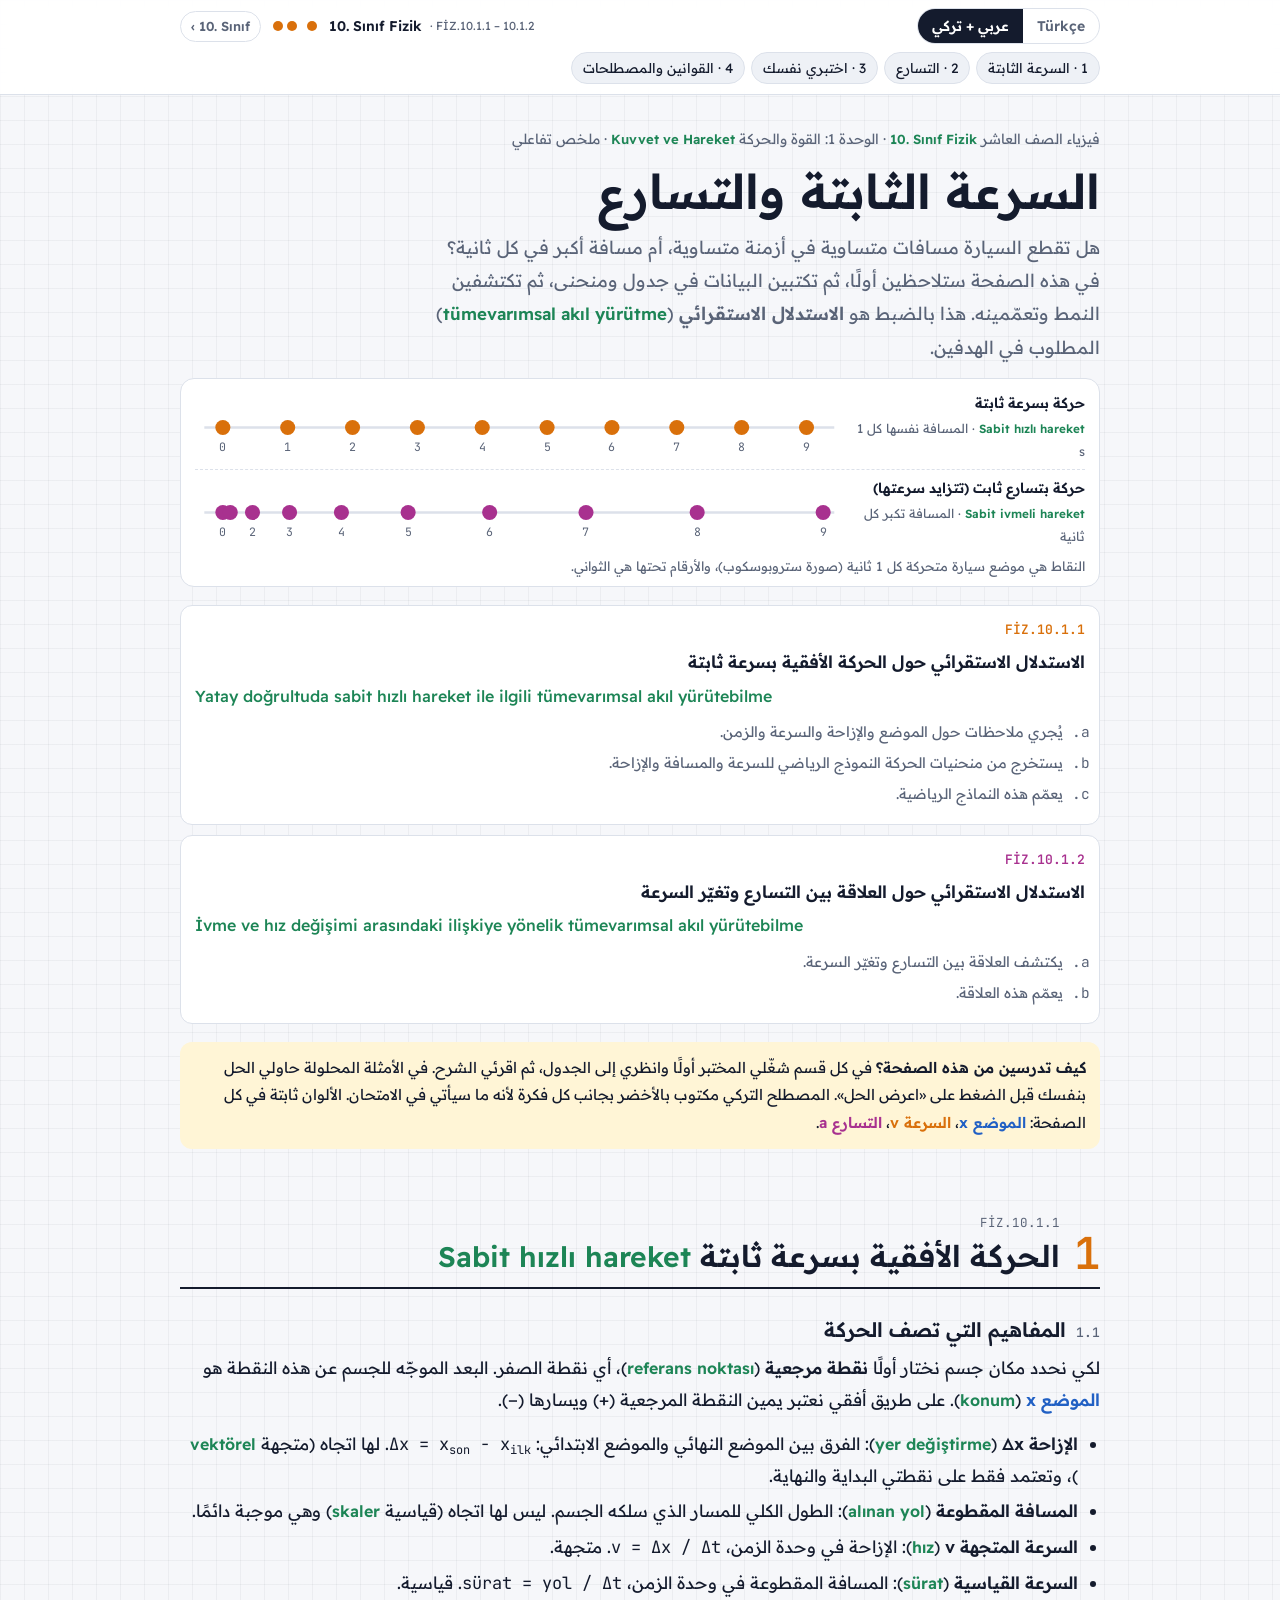
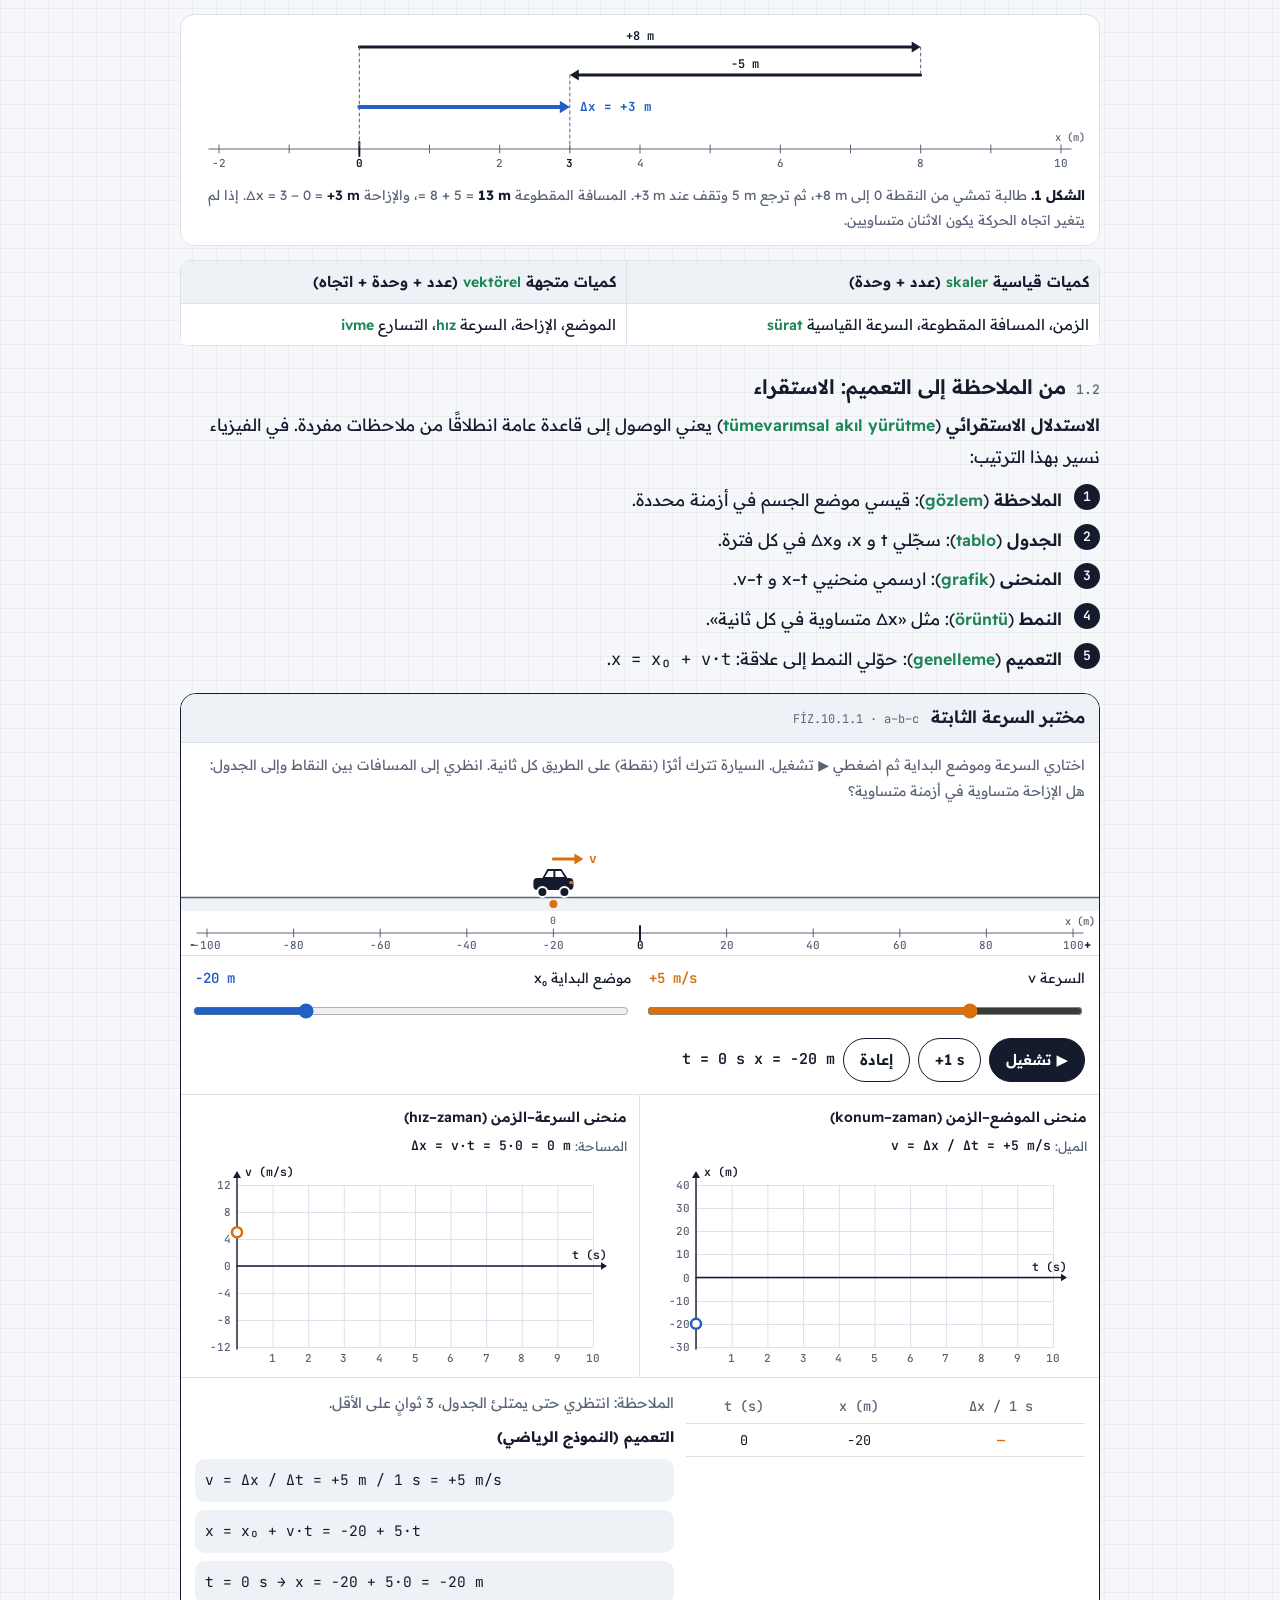
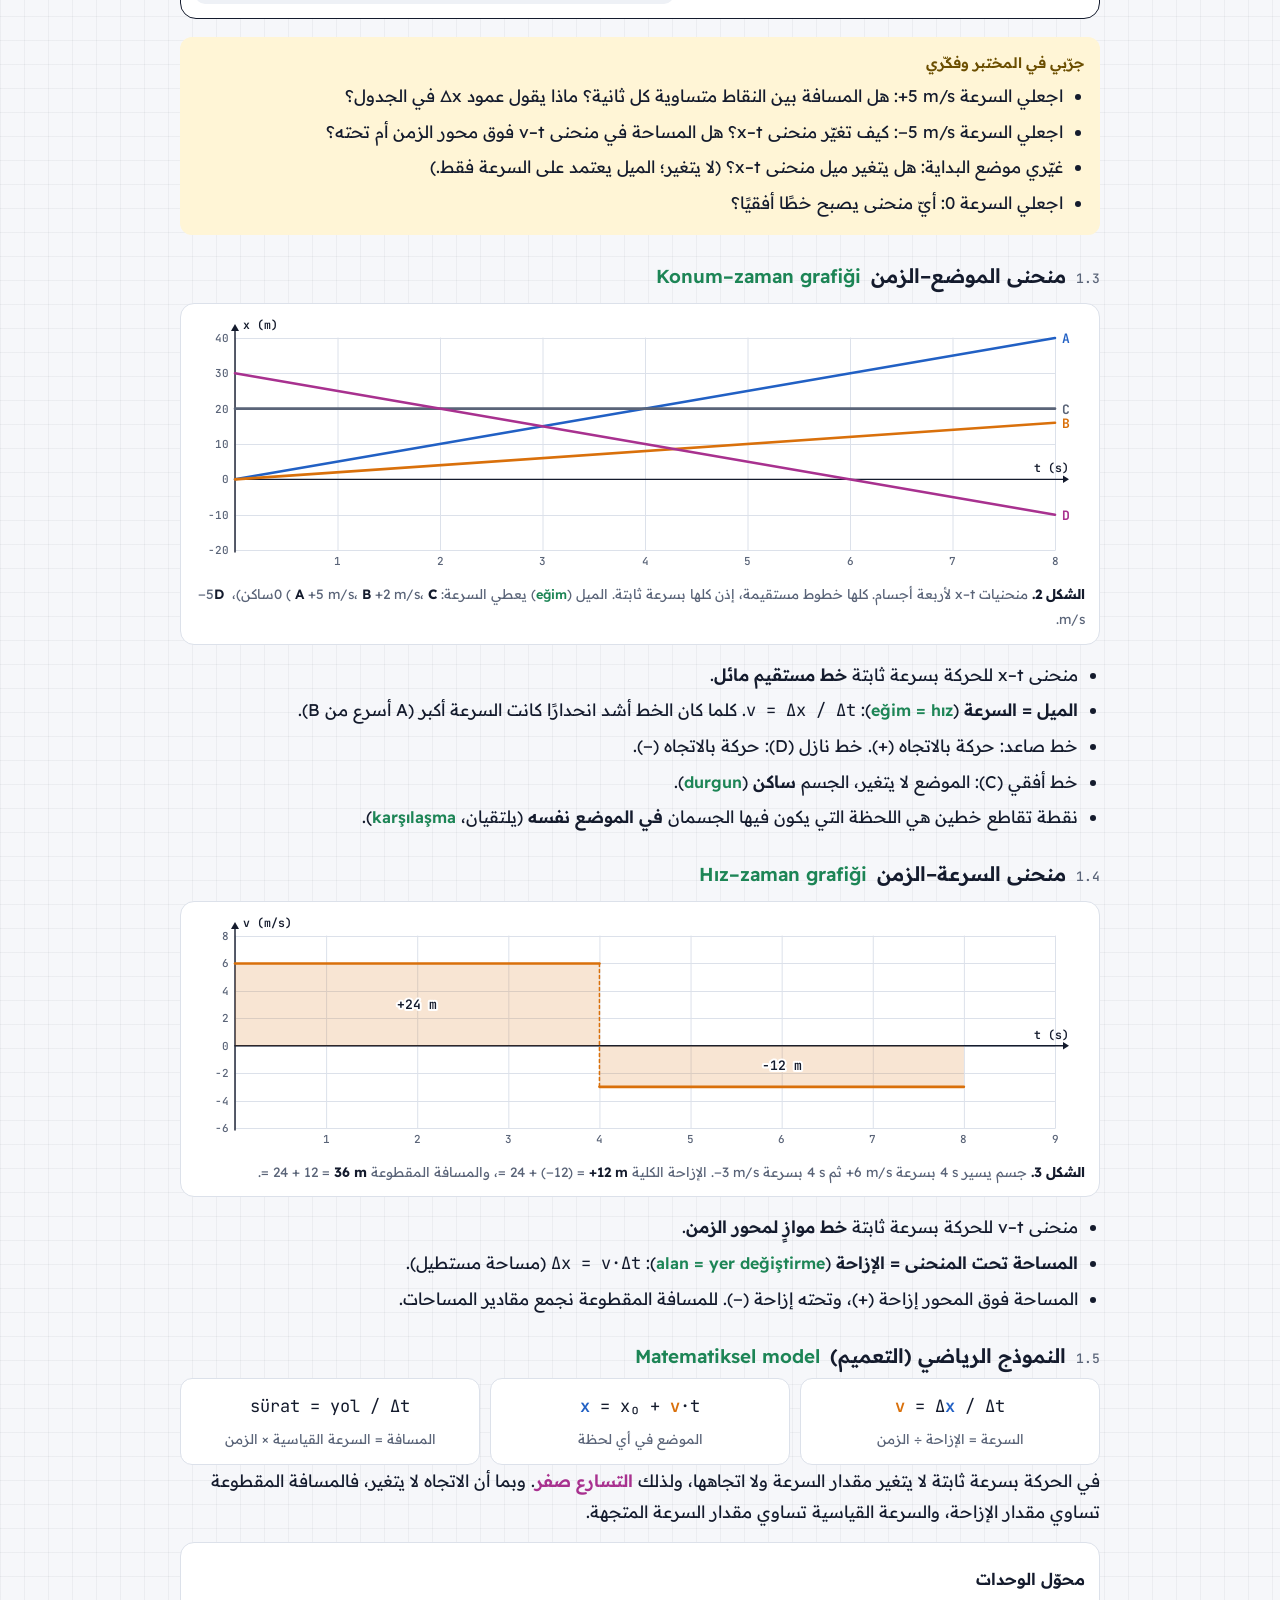
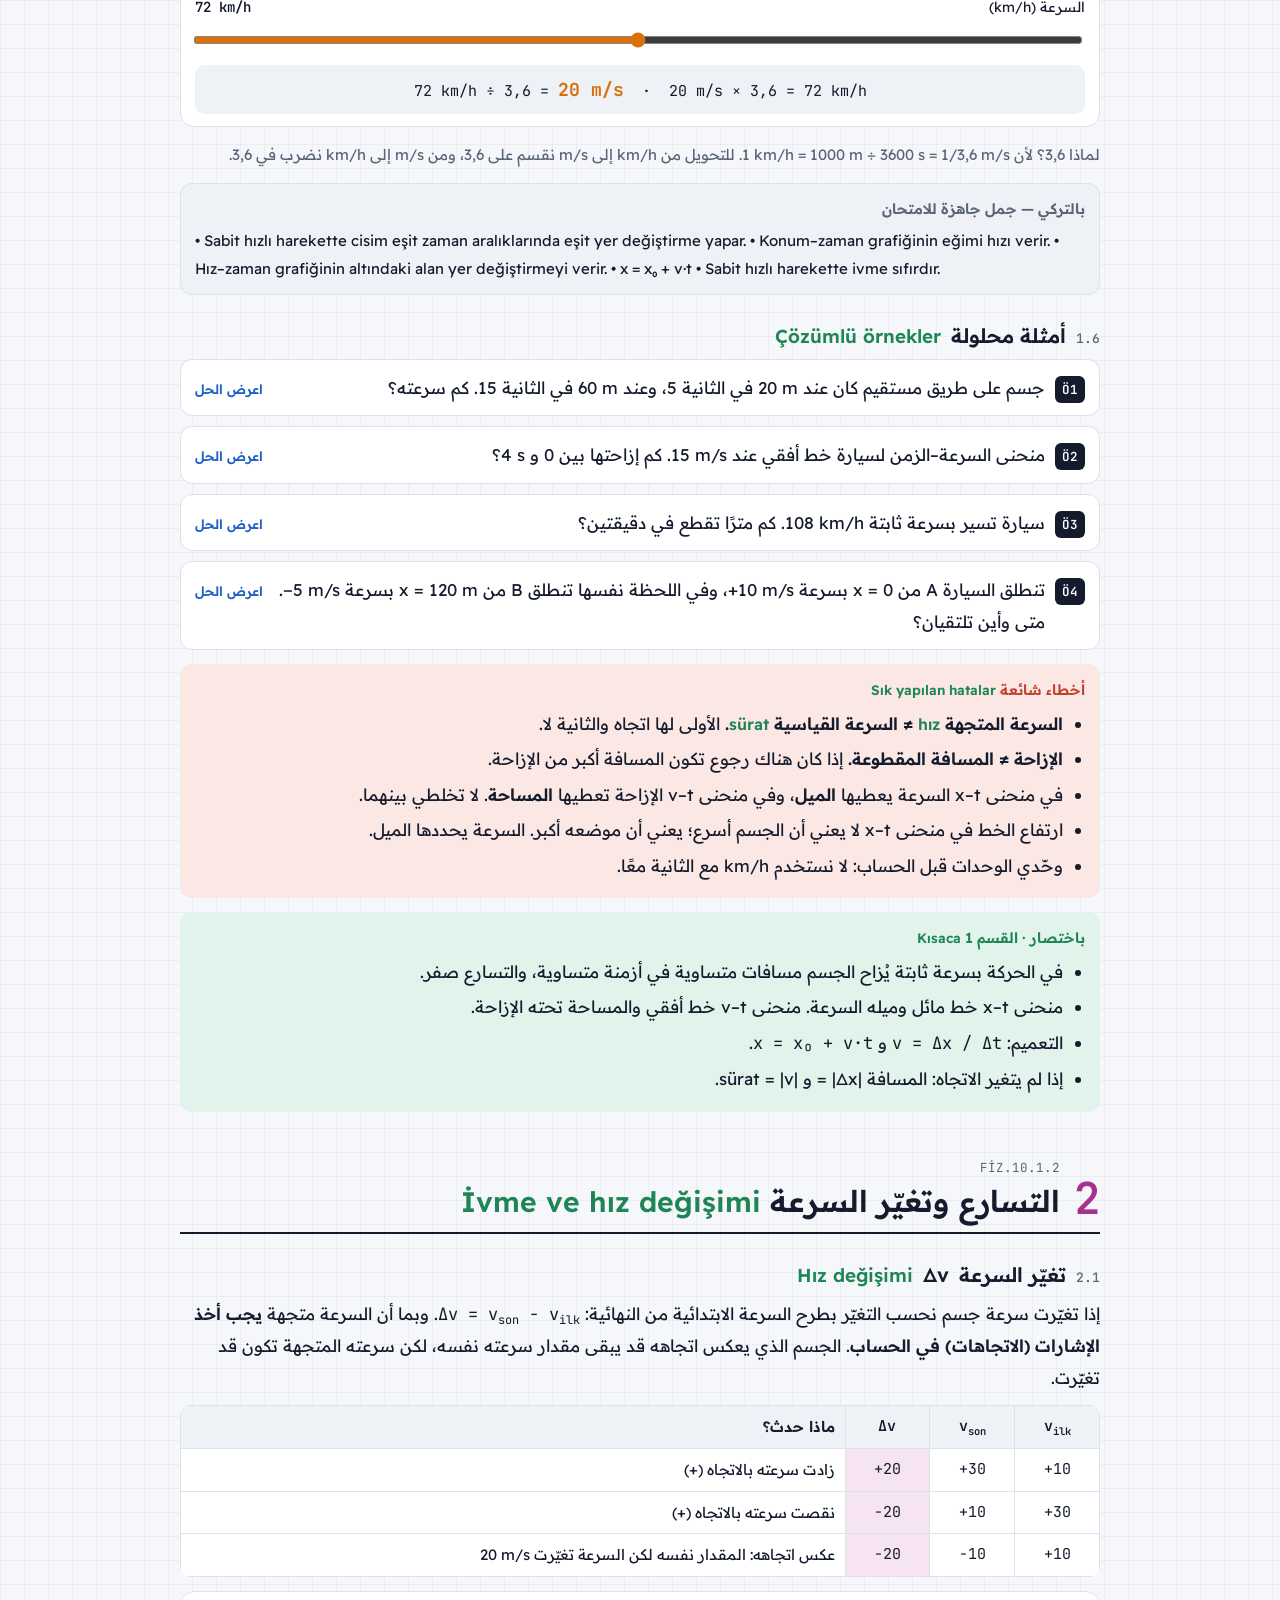
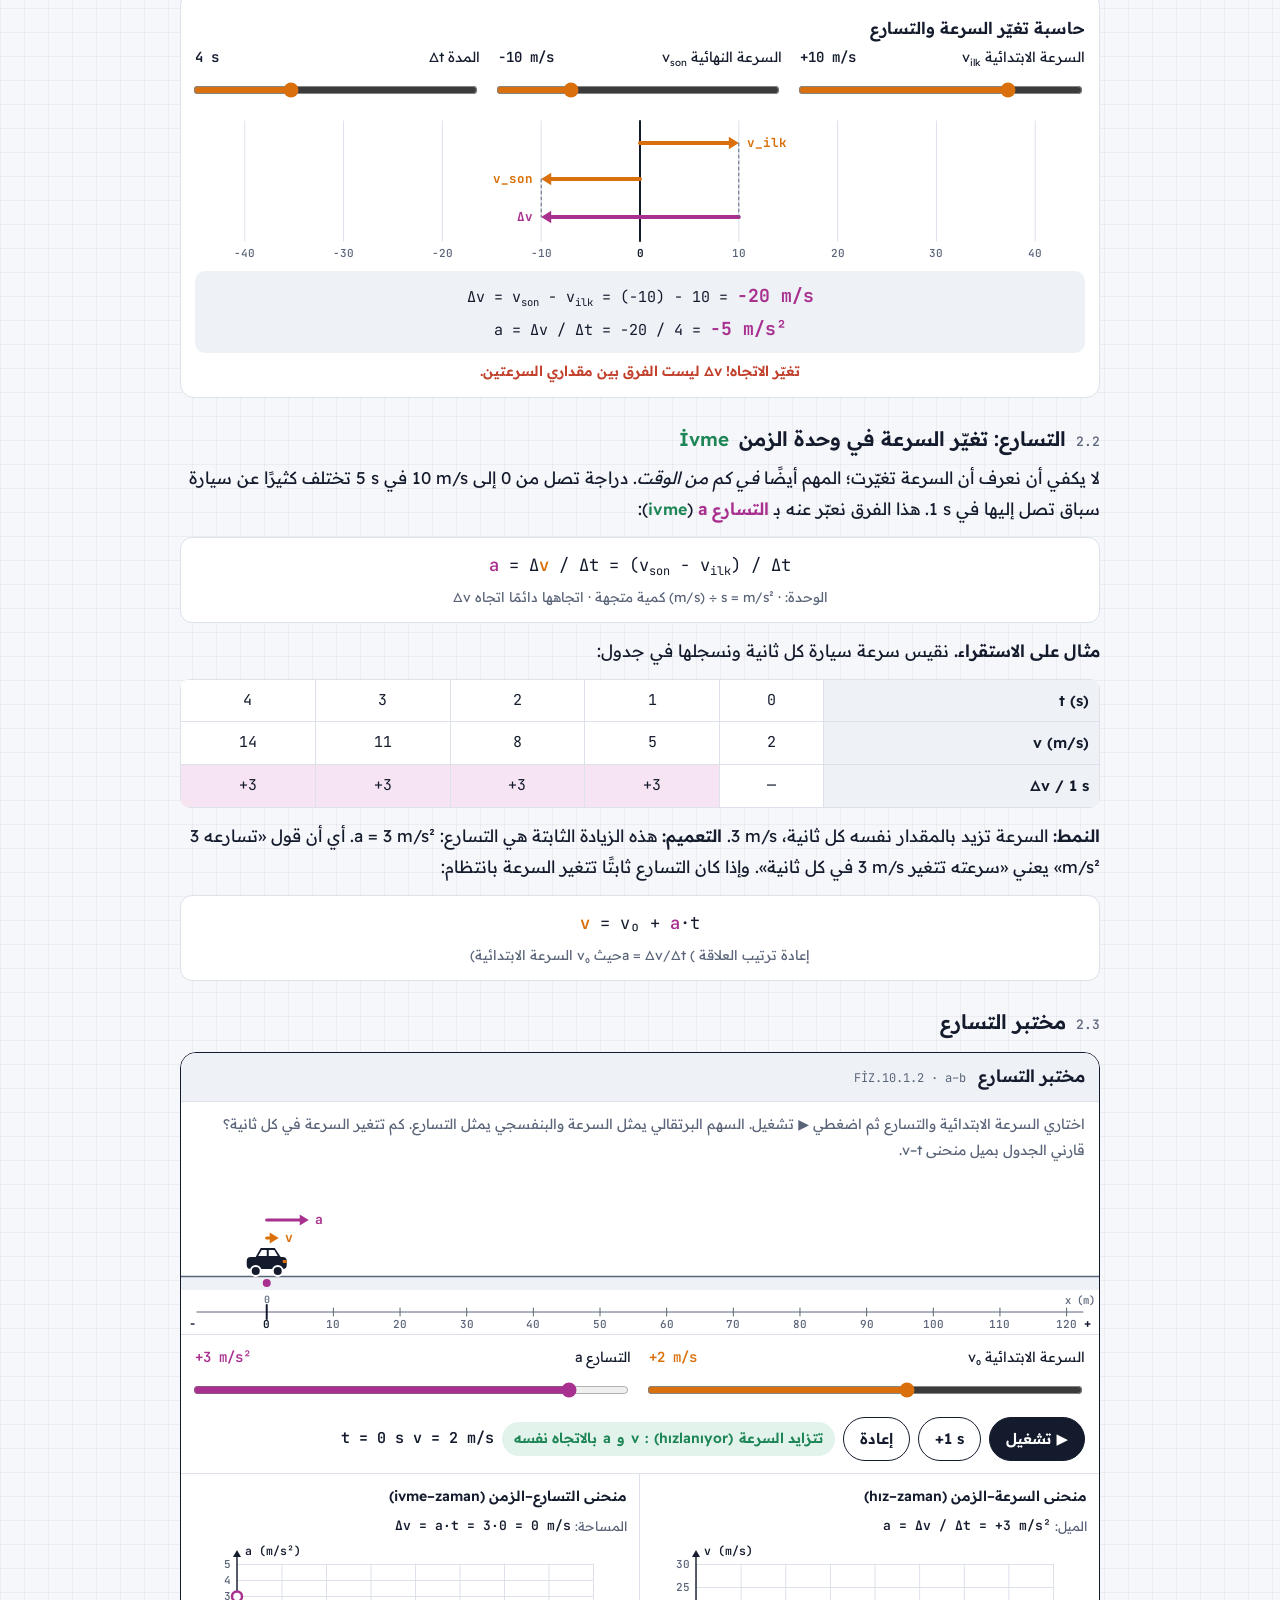
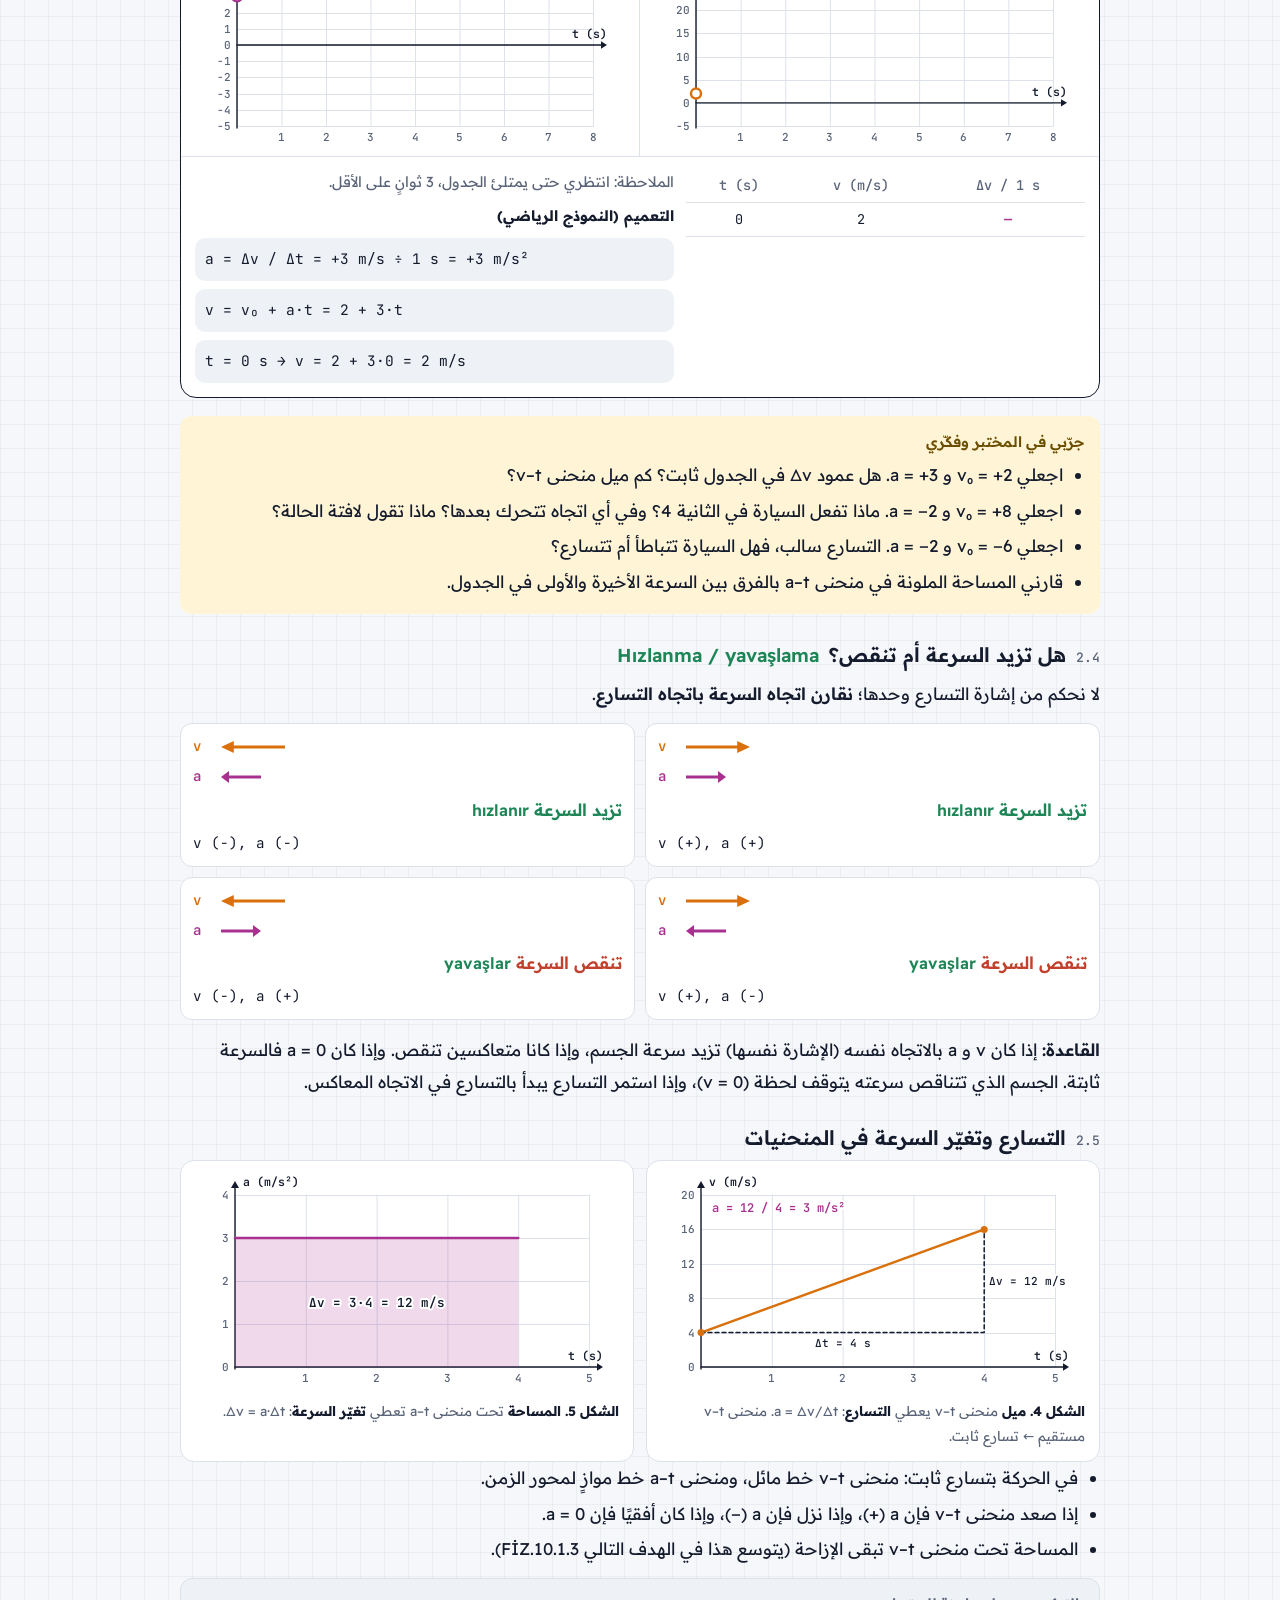
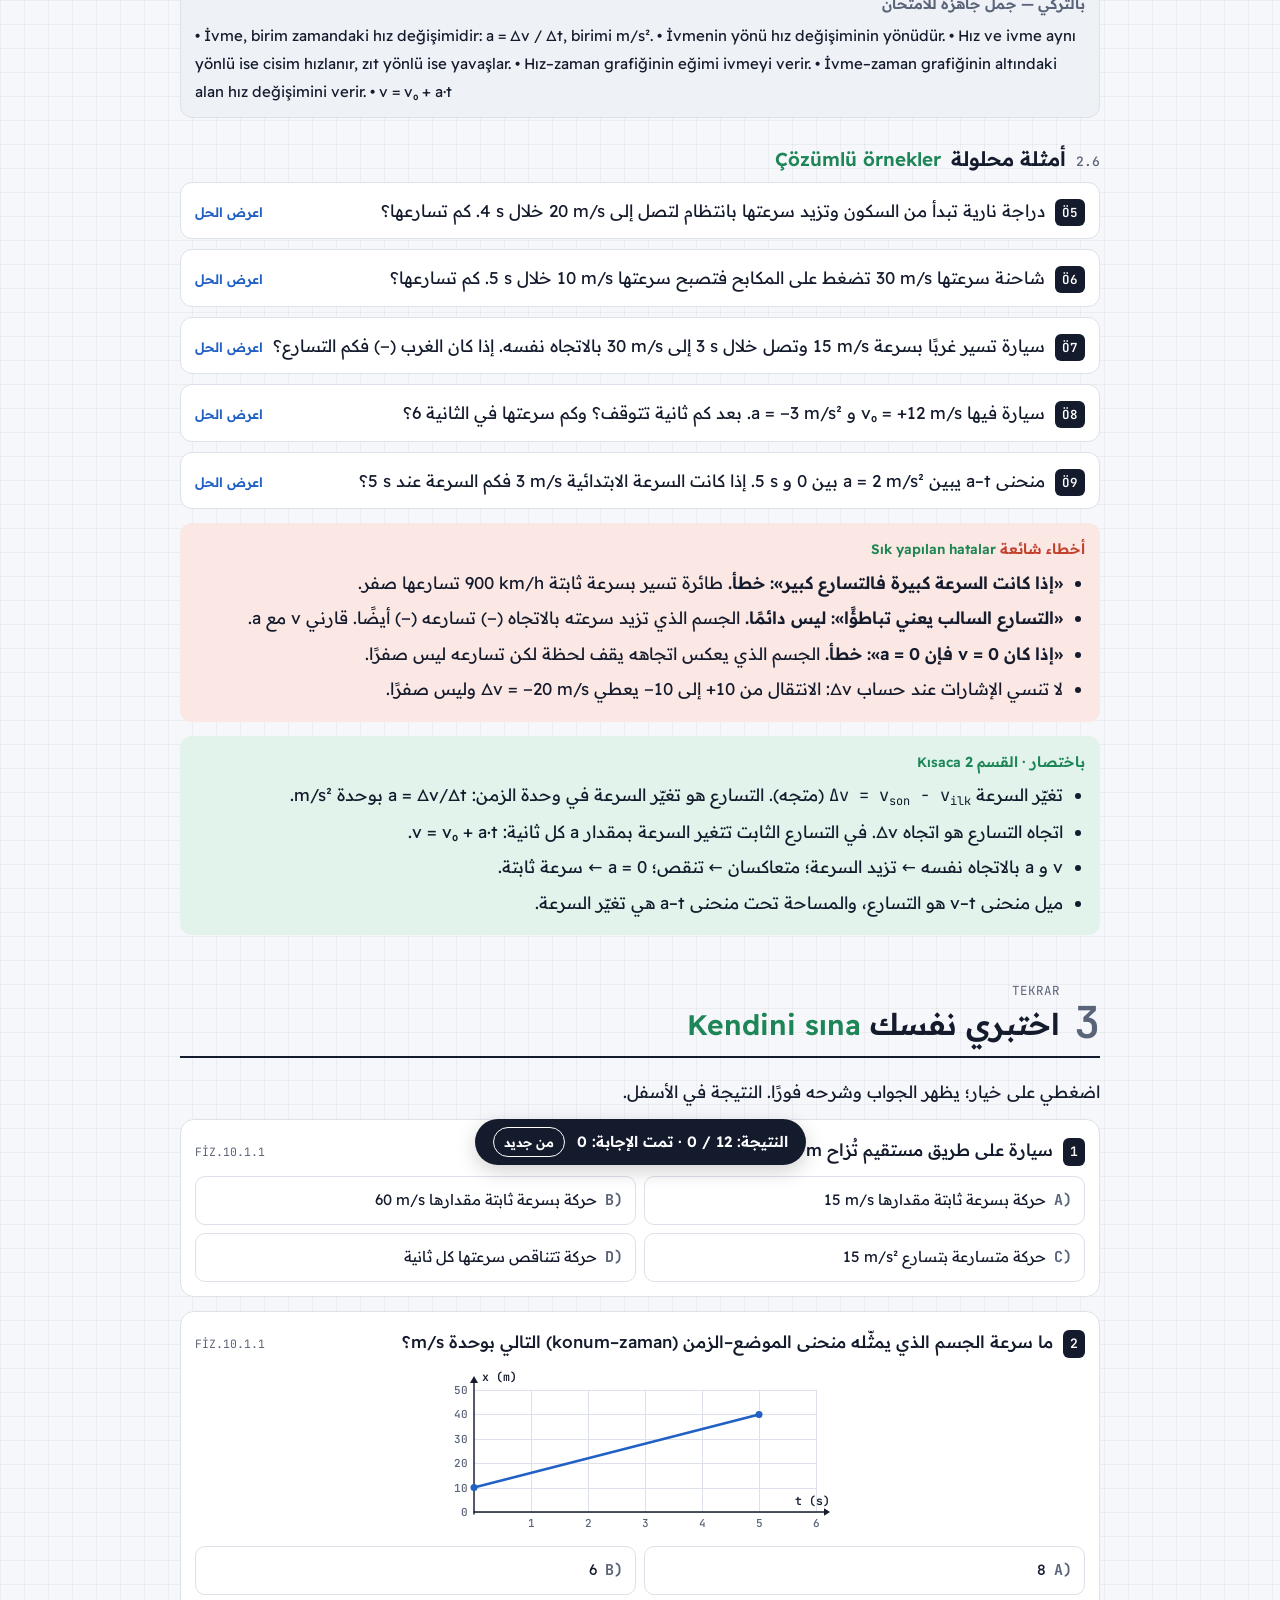
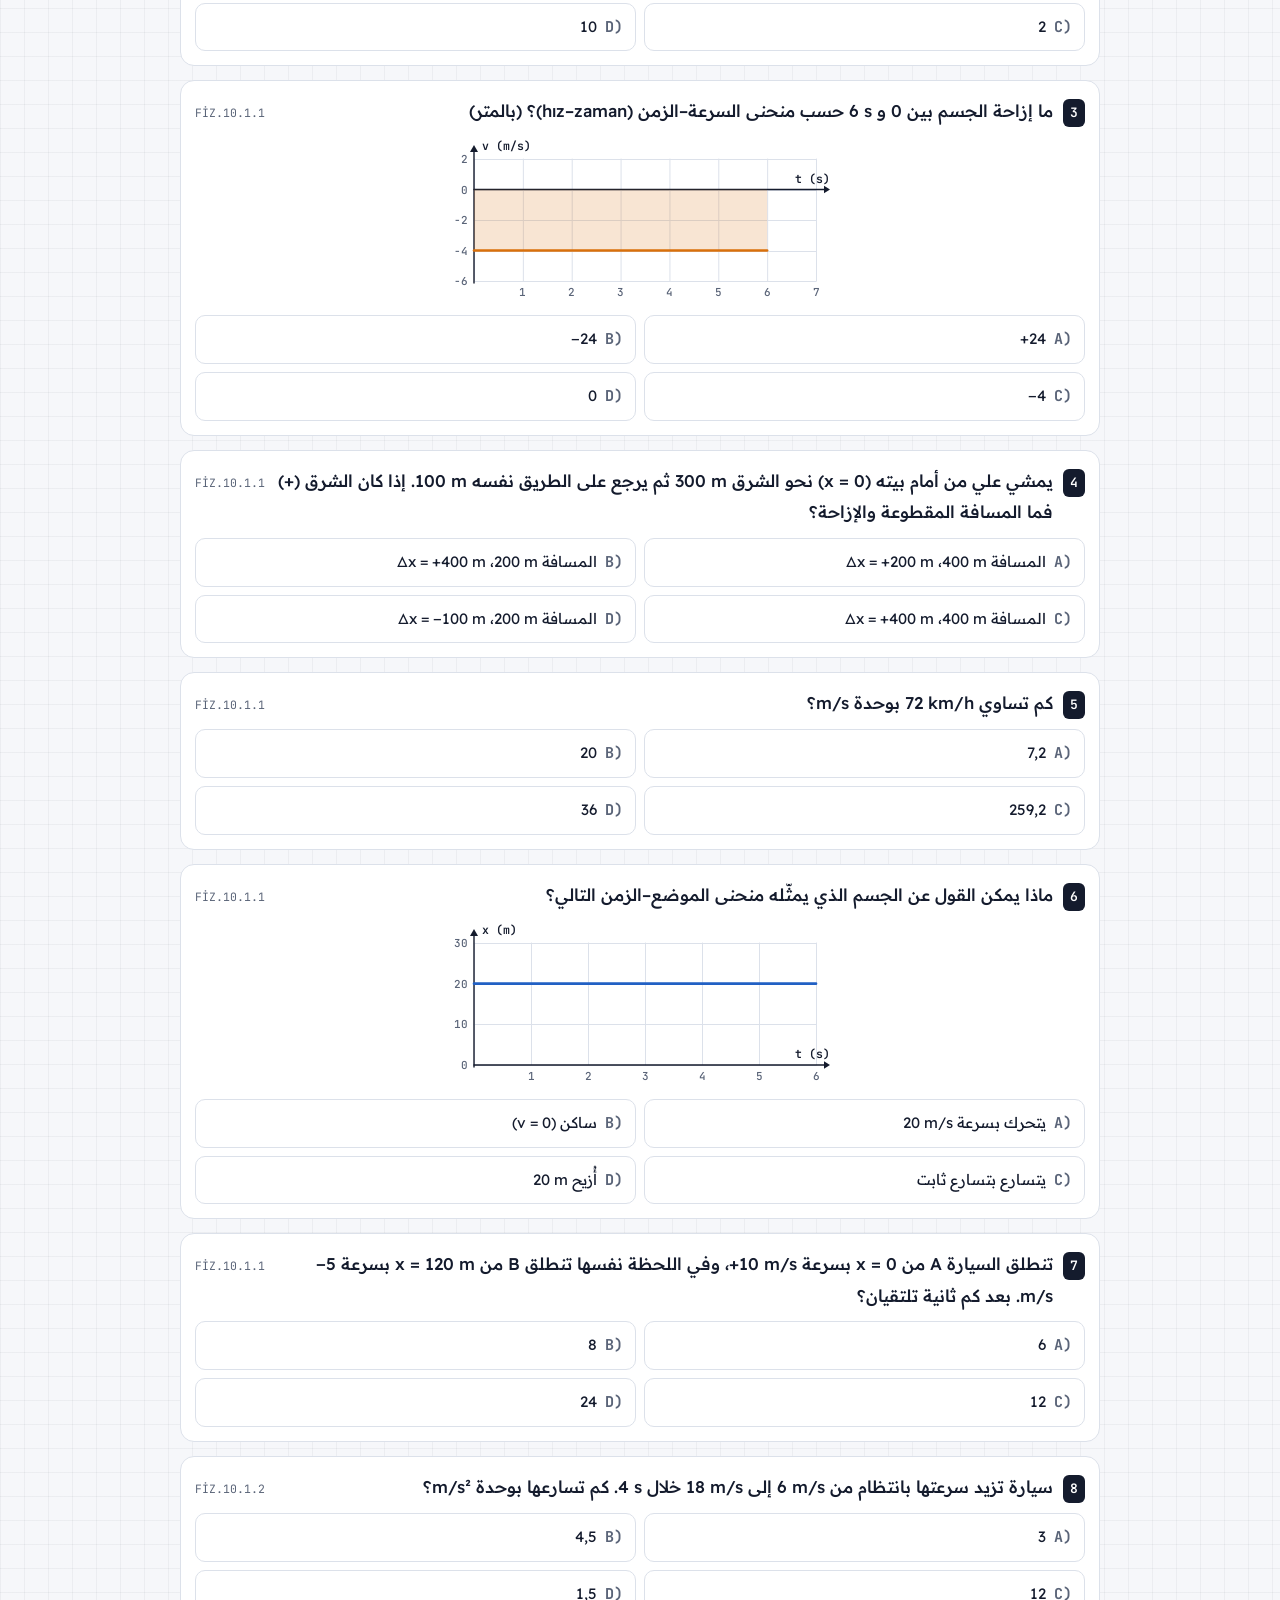
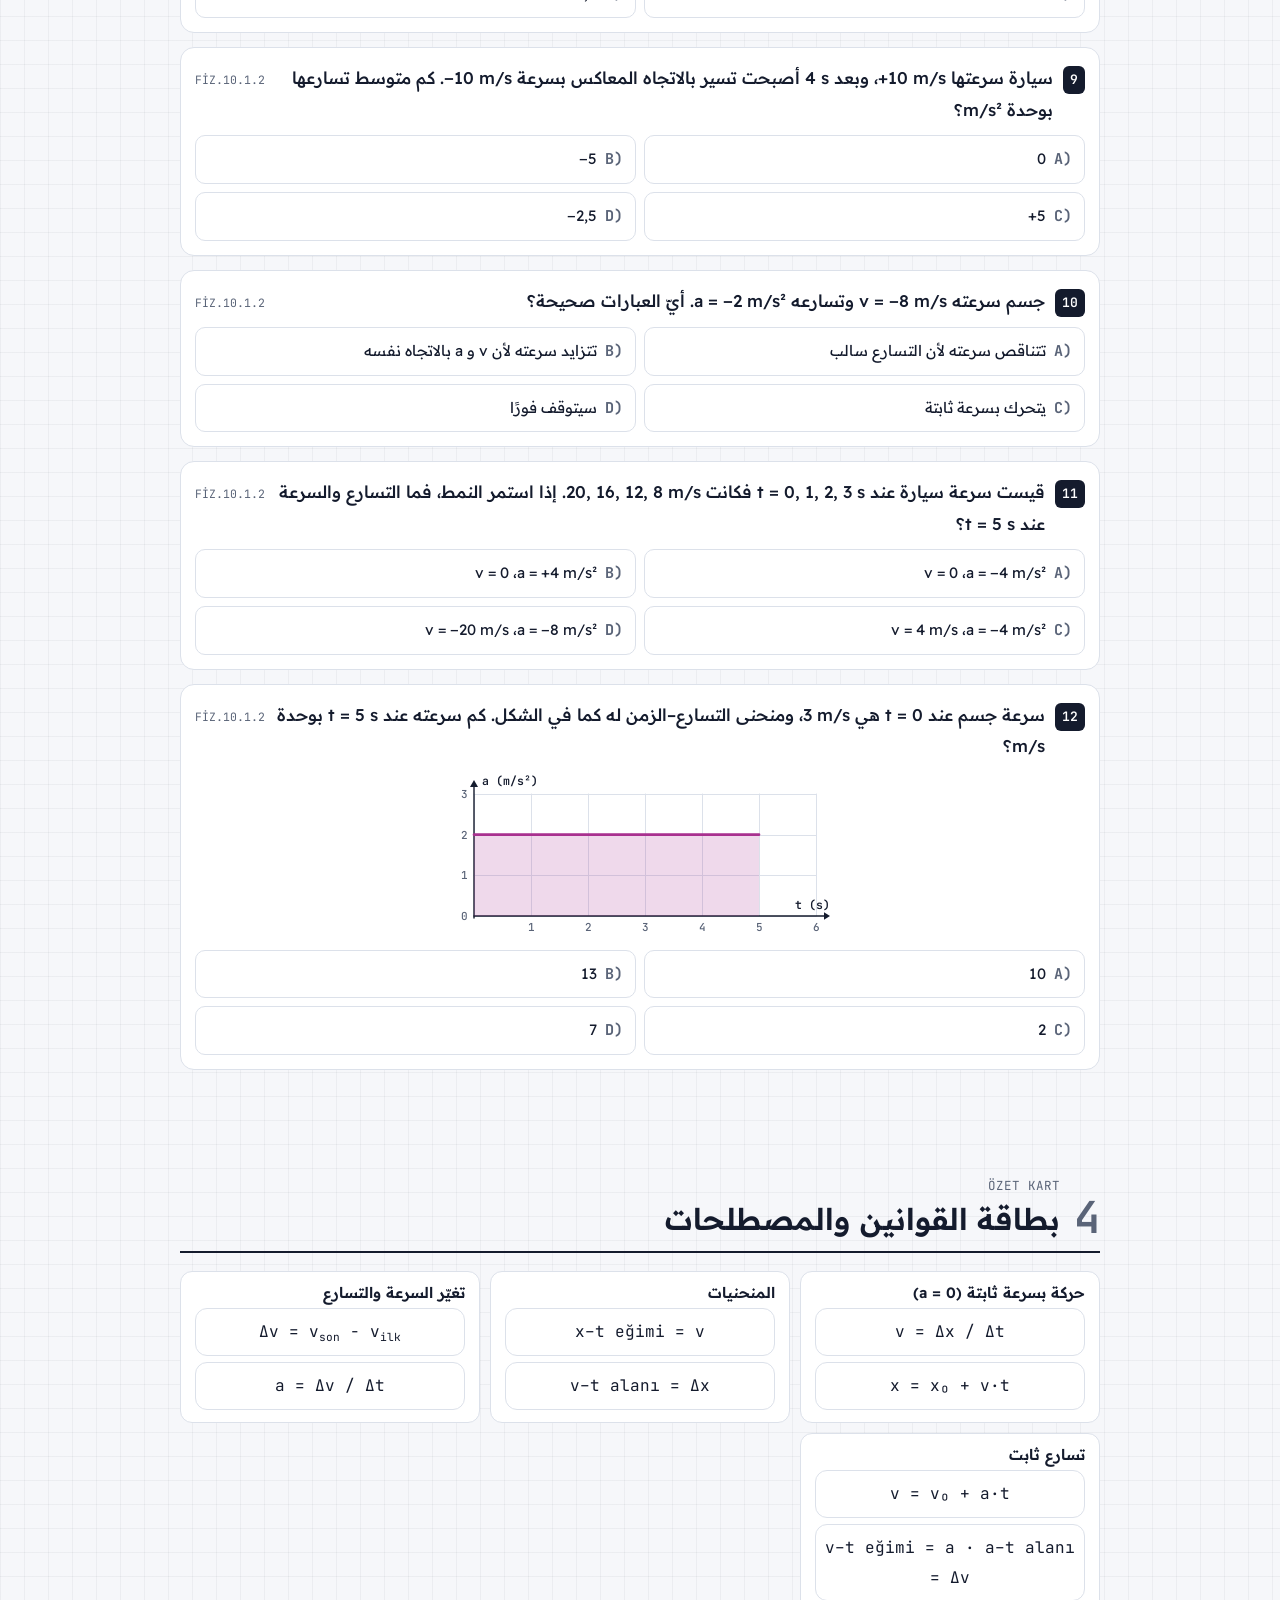
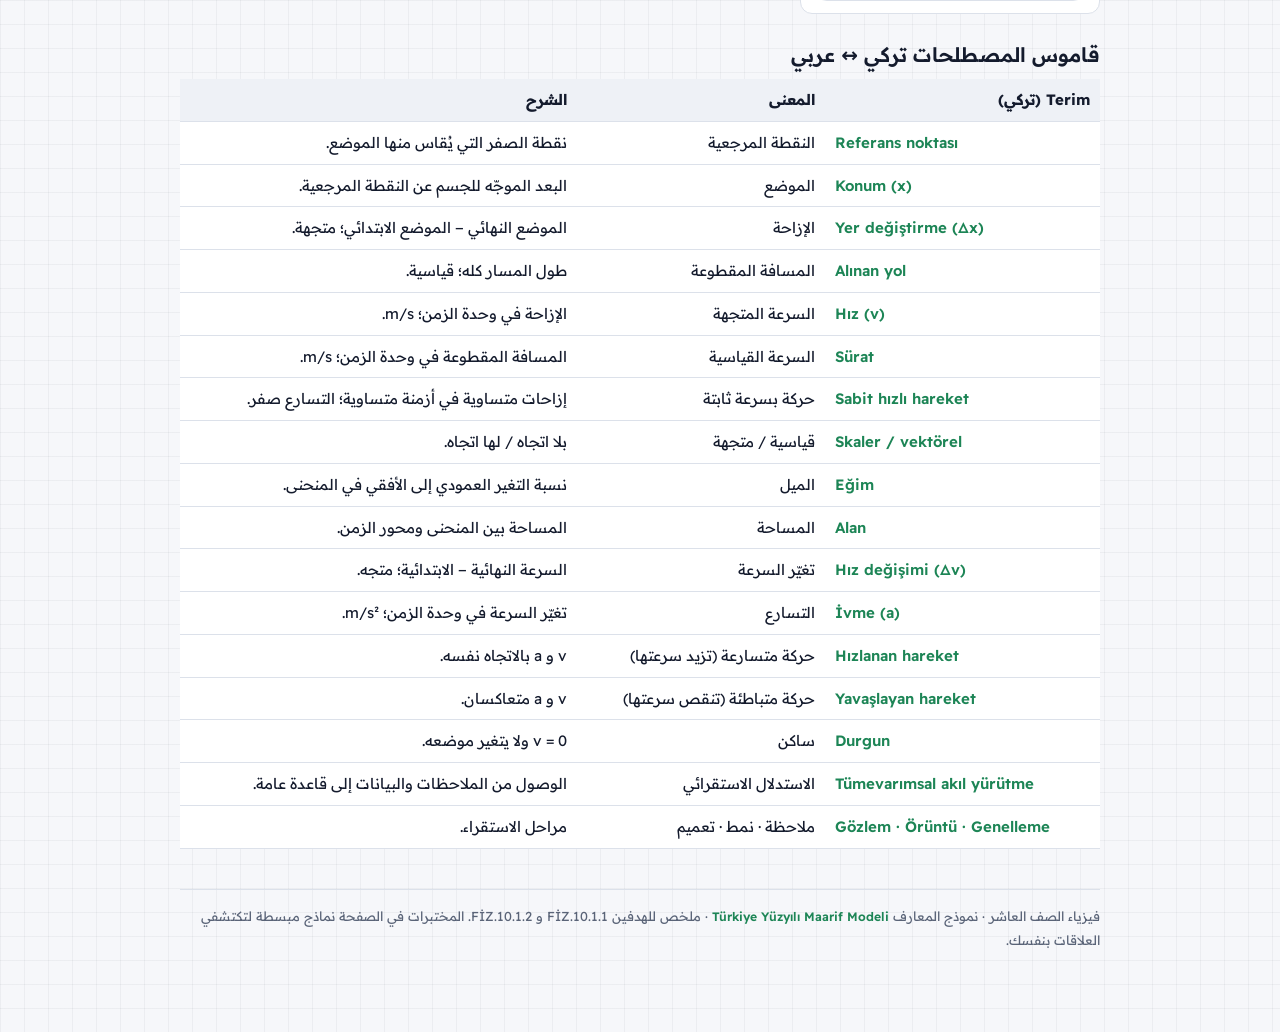
<file: fizik/index.html>
<!doctype html>
<html lang="ar" dir="ltr">
<head>
<meta charset="utf-8">
<meta name="viewport" content="width=device-width, initial-scale=1, viewport-fit=cover">
<title>Sabit Hız ve İvme · 10. Sınıf Fizik</title>
<meta name="description" content="FİZ.10.1.1 ve FİZ.10.1.2 için etkileşimli çalışma özeti: sabit hızlı hareket, ivme ve hız değişimi. Arapça + Türkçe.">
<meta name="theme-color" content="#141B2D">
<link rel="icon" type="image/png" href="../icon.png">
<link rel="apple-touch-icon" href="../icon.png">
<link rel="manifest" href="../manifest.webmanifest">
<meta name="apple-mobile-web-app-capable" content="yes">
<meta name="mobile-web-app-capable" content="yes">
<link rel="preconnect" href="https://fonts.googleapis.com"><link rel="preconnect" href="https://fonts.gstatic.com" crossorigin><link rel="stylesheet" href="https://fonts.googleapis.com/css2?family=Readex+Pro:wght@300;400;500;600;700&family=JetBrains+Mono:wght@400;500;600;700&display=swap">

</head>
<body>
<style>
/* Layout: one 920px reading column on faint graph paper; each simulation is a full-width "bench" card.
   Every physical quantity keeps one colour everywhere — position blue, velocity orange, acceleration magenta. */
:root {
  --bg: #F6F7FA; --surface: #FFFFFF; --ink: #141B2D; --muted: #5A6478; --line: #DCE1EA; --soft: #EEF1F6;
  --grid: rgba(20, 27, 45, .045);
  --cx: #2160C4; --cx-soft: #E5EEFB;
  --cv: #D9700B; --cv-soft: #FCEEDD;
  --ca: #A8318F; --ca-soft: #F7E4F2;
  --good: #1D8556; --good-soft: #E1F3EA; --bad: #C2412D; --bad-soft: #FBE7E3;
  --note: #6B4E00; --note-soft: #FFF5D6;
  --display: "Readex Pro", "Noto Sans Arabic", "Segoe UI", system-ui, sans-serif;
  --body: "Readex Pro", "Noto Sans Arabic", "Segoe UI", system-ui, sans-serif;
  --mono: "JetBrains Mono", "SFMono-Regular", Menlo, Consolas, monospace;
}
@media (prefers-color-scheme: dark) {
  :root:not([data-theme="light"]) {
    --bg: #0E1320; --surface: #161D2C; --ink: #E6EBF4; --muted: #9AA5BB; --line: #2A3448; --soft: #1C2436;
    --grid: rgba(230, 235, 244, .05);
    --cx: #6FA3F4; --cx-soft: #17284A; --cv: #F4A04B; --cv-soft: #3A2712; --ca: #E27BCF; --ca-soft: #3A1834;
    --good: #4FC88E; --good-soft: #14301F; --bad: #F08A78; --bad-soft: #3B1C17; --note: #F2D27A; --note-soft: #33290D;
    color-scheme: dark;
  }
}
:root[data-theme="dark"] {
  --bg: #0E1320; --surface: #161D2C; --ink: #E6EBF4; --muted: #9AA5BB; --line: #2A3448; --soft: #1C2436;
  --grid: rgba(230, 235, 244, .05);
  --cx: #6FA3F4; --cx-soft: #17284A; --cv: #F4A04B; --cv-soft: #3A2712; --ca: #E27BCF; --ca-soft: #3A1834;
  --good: #4FC88E; --good-soft: #14301F; --bad: #F08A78; --bad-soft: #3B1C17; --note: #F2D27A; --note-soft: #33290D;
  color-scheme: dark;
}

* { box-sizing: border-box; }
body {
  margin: 0; background: var(--bg); color: var(--ink); font-family: var(--body); font-size: 16.5px; line-height: 1.6;
  background-image: linear-gradient(var(--grid) 1px, transparent 1px), linear-gradient(90deg, var(--grid) 1px, transparent 1px);
  background-size: 24px 24px; -webkit-text-size-adjust: 100%;
}
body::before { content: ""; position: fixed; inset: 0 0 auto; height: env(safe-area-inset-top, 0px); z-index: 30; background: var(--surface); }
[hidden] { display: none !important; }
.lang[dir="rtl"] { font-size: 17px; line-height: 1.85; }
h1, h2, h3, h4 { font-family: var(--display); line-height: 1.25; margin: 0; text-wrap: balance; }
p { margin: 0 0 12px; }
strong { font-weight: 600; }
sub, sup { font-size: 70%; line-height: 0; }
a { color: var(--cx); }
button, input, select { font: inherit; color: inherit; }
:focus-visible { outline: 2.5px solid var(--cv); outline-offset: 2px; }

/* ---- top bar ---- */
.topbar { position: sticky; top: env(safe-area-inset-top, 0px); z-index: 20; background: color-mix(in srgb, var(--surface) 92%, transparent); backdrop-filter: blur(8px); border-bottom: 1px solid var(--line);
  padding-block: 8px; padding-left: max(16px, env(safe-area-inset-left, 0px)); padding-right: max(16px, env(safe-area-inset-right, 0px)); }
.topbar .in { max-width: 920px; margin: 0 auto; display: flex; flex-wrap: wrap; align-items: center; gap: 8px 12px; }
.brand { font-weight: 600; font-size: 14px; display: flex; align-items: center; gap: 8px; white-space: nowrap; }
.brand .dot { width: 10px; height: 10px; border-radius: 50%; background: var(--cv); box-shadow: 14px 0 0 var(--cv), 34px 0 0 var(--cv); margin-inline-end: 38px; }
.brand small { color: var(--muted); font-weight: 400; }
.switch { display: inline-flex; border: 1px solid var(--line); border-radius: 999px; overflow: hidden; margin-inline-start: auto; background: var(--surface); }
.switch button { border: 0; background: transparent; padding: 6px 14px; font-size: 14px; font-weight: 600; color: var(--muted); cursor: pointer; }
.switch button[aria-pressed="true"] { background: var(--ink); color: var(--surface); }
.secnav { display: flex; gap: 6px; width: 100%; overflow-x: auto; scrollbar-width: none; padding-bottom: 2px; }
.secnav::-webkit-scrollbar { display: none; }
.secnav a { flex: none; font-size: 13.5px; text-decoration: none; color: var(--ink); background: var(--soft); border: 1px solid var(--line); border-radius: 999px; padding: 4px 11px; }
.secnav a:hover { border-color: var(--cv); }

/* ---- page ---- */
main { padding-block: 26px 80px; padding-left: max(16px, env(safe-area-inset-left, 0px)); padding-right: max(16px, env(safe-area-inset-right, 0px)); }
.lang { max-width: 920px; margin: 0 auto; }

/* hero */
.hero { padding-block: 6px 18px; }
.eyebrow { font-family: var(--mono); font-size: 12.5px; letter-spacing: .06em; text-transform: uppercase; color: var(--muted); }
.lang[dir="rtl"] .eyebrow { font-family: var(--body); letter-spacing: 0; text-transform: none; font-size: 14px; }
.hero h1 { font-size: clamp(30px, 6vw, 48px); font-weight: 600; letter-spacing: -.02em; margin: 8px 0 10px; }
.lang[dir="rtl"] .hero h1 { letter-spacing: 0; font-weight: 600; }
.hero .lede { font-size: 18px; color: var(--muted); max-width: 62ch; }
.outcomes { display: grid; gap: 10px; margin: 18px 0; }
.oc { background: var(--surface); border: 1px solid var(--line); border-radius: 12px; padding: 12px 14px; display: grid; gap: 4px; }
.oc .code { font-family: var(--mono); font-size: 13px; font-weight: 600; color: var(--cv); }
.oc.acc .code { color: var(--ca); }
.oc .name { font-weight: 600; }
.oc ol { margin: 4px 0 0; padding-inline-start: 22px; font-size: 14.5px; color: var(--muted); }
.oc ol li::marker { font-family: var(--mono); }

.strobe { background: var(--surface); border: 1px solid var(--line); border-radius: 14px; padding: 12px 14px 8px; margin: 14px 0 6px; }
.strobe .row { display: grid; grid-template-columns: minmax(110px, 26%) 1fr; gap: 10px; align-items: center; }
.strobe .row + .row { border-top: 1px dashed var(--line); margin-top: 6px; padding-top: 6px; }
.strobe .lab { font-size: 14px; font-weight: 600; }
.strobe .lab small { display: block; font-weight: 400; color: var(--muted); font-size: 12.5px; }
.strobe svg { width: 100%; height: auto; display: block; }
.strobe .cap { font-size: 13px; color: var(--muted); margin-top: 6px; }
@media (prefers-reduced-motion: no-preference) {
  .strobe .d { animation: pop .5s ease-out backwards; }
}
@keyframes pop { from { opacity: .15; transform: translateY(3px); } to { opacity: 1; transform: none; } }

.howto { background: var(--note-soft); border-radius: 12px; padding: 12px 14px; font-size: 15px; margin-top: 14px; }

/* sections */
.section { margin-top: 44px; scroll-margin-top: 120px; }
.sec-head { display: grid; grid-template-columns: auto 1fr; gap: 4px 14px; align-items: end; padding-bottom: 12px; border-bottom: 2px solid var(--ink); margin-bottom: 18px; }
.sec-head .num { grid-row: span 2; font-family: var(--mono); font-size: 44px; font-weight: 600; line-height: 1; color: var(--cv); }
.sec-head.acc .num { color: var(--ca); }
.sec-head.q .num, .sec-head.g .num { color: var(--muted); }
.sec-head .code { font-family: var(--mono); font-size: 12.5px; color: var(--muted); }
.sec-head h2 { font-size: clamp(22px, 4vw, 30px); font-weight: 600; }
h3 { font-size: 20px; font-weight: 600; margin: 28px 0 10px; display: flex; gap: 10px; align-items: baseline; }
h3 .n { font-family: var(--mono); font-size: 13px; color: var(--muted); font-weight: 500; flex: none; }
h4 { font-size: 16.5px; font-weight: 600; margin: 14px 0 6px; }
ul, ol { padding-inline-start: 22px; margin: 0 0 12px; }
li { margin-bottom: 4px; }

/* quantity colour chips */
.qx { color: var(--cx); font-weight: 600; } .qv { color: var(--cv); font-weight: 600; } .qa { color: var(--ca); font-weight: 600; }
.tr { color: var(--good); font-weight: 600; font-size: 94%; unicode-bidi: isolate; }
.lang[dir="rtl"] .tr { direction: ltr; display: inline-block; }
.m, .eqn { font-family: var(--mono); unicode-bidi: isolate; direction: ltr; }
.ltr { direction: ltr; unicode-bidi: isolate; }
.eqn { display: block; text-align: center; background: var(--surface); border: 1px solid var(--line); border-radius: 12px; padding: 12px; margin: 12px 0; font-size: 17px; }
.eqn small { display: block; font-family: var(--body); font-size: 13.5px; color: var(--muted); margin-top: 4px; direction: inherit; }
.lang[dir="rtl"] .eqn small { direction: rtl; }
.eqrow { display: grid; grid-template-columns: repeat(auto-fit, minmax(220px, 1fr)); gap: 10px; }
.eqrow .eqn { margin: 0; }

/* boxes */
.box { border-radius: 12px; padding: 12px 14px; margin: 14px 0; border: 1px solid var(--line); background: var(--surface); }
.box > .t { display: block; font-weight: 600; font-size: 14.5px; margin-bottom: 4px; }
.box p:last-child, .box ul:last-child, .box ol:last-child { margin-bottom: 0; }
.box.think { background: var(--note-soft); border-color: transparent; }
.box.think > .t { color: var(--note); }
.box.warn { background: var(--bad-soft); border-color: transparent; }
.box.warn > .t { color: var(--bad); }
.box.sum { background: var(--good-soft); border-color: transparent; }
.box.easy { background: var(--cx-soft); border-color: transparent; }
.box.easy > .t { color: var(--cx); }
.oc .sub-easy { font-size: 14.5px; color: var(--ink); background: var(--soft); border-radius: 8px; padding: 4px 8px; margin-top: 4px; justify-self: start; }
.box.sum > .t { color: var(--good); }
.box.turk { background: var(--soft); direction: ltr; text-align: left; font-size: 15px; }
.box.turk > .t { direction: rtl; text-align: right; color: var(--muted); }
.steps { counter-reset: s; list-style: none; padding: 0; display: grid; gap: 8px; }
.steps li { counter-increment: s; display: grid; grid-template-columns: 28px 1fr; gap: 10px; align-items: start; margin: 0; }
.steps li::before { content: counter(s); width: 26px; height: 26px; border-radius: 50%; background: var(--ink); color: var(--surface); font-family: var(--mono); font-size: 13px; font-weight: 600; display: grid; place-items: center; }

/* tables */
.tw { overflow-x: auto; margin: 12px 0; }
table.t { width: 100%; border-collapse: collapse; background: var(--surface); border-radius: 10px; overflow: hidden; font-size: 15px; }
table.t th, table.t td { border: 1px solid var(--line); padding: 7px 10px; text-align: start; vertical-align: top; }
table.t th { background: var(--soft); font-weight: 600; }
table.t td.n, table.t th.n { font-family: var(--mono); text-align: center; font-variant-numeric: tabular-nums; }
table.t .hl { background: var(--cv-soft); }
table.t .hla { background: var(--ca-soft); }

/* figures */
.fig { background: var(--surface); border: 1px solid var(--line); border-radius: 14px; padding: 10px; margin: 14px 0; }
.fig canvas, .fig svg { display: block; width: 100%; }
.fig .cap { font-size: 13.5px; color: var(--muted); padding: 8px 4px 2px; }
.fig .cap b { color: var(--ink); }
.figs2 { display: grid; grid-template-columns: 1fr 1fr; gap: 12px; }
.figs2 > * { min-width: 0; margin: 0; }
.signs { display: grid; grid-template-columns: repeat(2, 1fr); gap: 10px; margin: 14px 0; }
.sg { background: var(--surface); border: 1px solid var(--line); border-radius: 12px; padding: 10px 12px; display: grid; gap: 4px; }
.sg .ar { display: grid; grid-template-columns: 22px 1fr; align-items: center; gap: 6px; direction: ltr; font-family: var(--mono); font-size: 14px; }
.sg .res { font-weight: 600; }
.sg.up .res { color: var(--good); } .sg.down .res { color: var(--bad); }
.arw { display: inline-block; height: 12px; background: currentColor;
  -webkit-mask: url("data:image/svg+xml,%3Csvg xmlns='http://www.w3.org/2000/svg' viewBox='0 0 60 12' preserveAspectRatio='none'%3E%3Cpath d='M0 4.5h48v-4.5l12 6-12 6v-4.5H0z'/%3E%3C/svg%3E") no-repeat center / 100% 100%;
  mask: url("data:image/svg+xml,%3Csvg xmlns='http://www.w3.org/2000/svg' viewBox='0 0 60 12' preserveAspectRatio='none'%3E%3Cpath d='M0 4.5h48v-4.5l12 6-12 6v-4.5H0z'/%3E%3C/svg%3E") no-repeat center / 100% 100%; }
.arw.l { transform: scaleX(-1); }
.arw.v { color: var(--cv); } .arw.a { color: var(--ca); }
.arw.w1 { width: 40px; } .arw.w2 { width: 64px; } .arw.w3 { width: 96px; }

/* worked examples */
details.ex { background: var(--surface); border: 1px solid var(--line); border-radius: 12px; margin: 10px 0; }
details.ex > summary { cursor: pointer; list-style: none; padding: 12px 14px; display: grid; grid-template-columns: auto 1fr auto; gap: 10px; align-items: baseline; }
details.ex > summary::-webkit-details-marker { display: none; }
details.ex > summary .k { font-family: var(--mono); font-size: 12.5px; font-weight: 600; color: var(--surface); background: var(--ink); border-radius: 6px; padding: 2px 7px; }
details.ex > summary .open { font-size: 13px; color: var(--cx); font-weight: 600; white-space: nowrap; }
details.ex[open] > summary .open { color: var(--muted); }
details.ex .sol { border-top: 1px dashed var(--line); padding: 10px 14px 12px; }
details.ex .sol ol { margin: 0; }
details.ex .sol .res { font-weight: 600; margin-top: 6px; }

/* ---- simulation bench ---- */
.sim { background: var(--surface); border: 1.5px solid var(--ink); border-radius: 16px; margin: 18px 0; overflow: hidden; }
.sim .sh { display: flex; flex-wrap: wrap; gap: 4px 12px; align-items: baseline; padding: 12px 14px; border-bottom: 1px solid var(--line); background: var(--soft); }
.sim .sh h4 { margin: 0; font-size: 17px; }
.sim .sh .tag { font-family: var(--mono); font-size: 12px; color: var(--muted); }
.sim .hint { font-size: 14px; color: var(--muted); padding: 10px 14px 0; margin: 0; }
.sim .track { width: 100%; height: 150px; display: block; touch-action: pan-y; }
.sim .ctrl { display: grid; grid-template-columns: repeat(auto-fit, minmax(230px, 1fr)); gap: 10px 18px; padding: 10px 14px; border-top: 1px solid var(--line); }
.sim .sl { display: grid; gap: 2px; }
.sim .sl label { font-size: 14px; display: flex; justify-content: space-between; gap: 8px; }
.sim .sl output { font-family: var(--mono); font-weight: 600; direction: ltr; unicode-bidi: isolate; }
.sim .sl.v output { color: var(--cv); } .sim .sl.x output { color: var(--cx); } .sim .sl.a output { color: var(--ca); }
.sim input[type=range] { width: 100%; direction: ltr; height: 30px; accent-color: var(--ink); }
.sim .sl.v input { accent-color: var(--cv); } .sim .sl.x input { accent-color: var(--cx); } .sim .sl.a input { accent-color: var(--ca); }
.sim .btns { display: flex; flex-wrap: wrap; gap: 8px; padding: 0 14px 12px; align-items: center; }
.btn { border: 1.5px solid var(--ink); background: var(--surface); border-radius: 999px; padding: 7px 16px; font-weight: 600; font-size: 15px; cursor: pointer; min-height: 40px; }
.btn.primary { background: var(--ink); color: var(--surface); }
.btn:disabled { opacity: .45; cursor: default; }
.clock { margin-inline-start: auto; font-family: var(--mono); font-size: 15px; font-weight: 600; direction: ltr; }
.status { display: inline-flex; align-items: center; gap: 6px; font-size: 14px; font-weight: 600; border-radius: 999px; padding: 4px 12px; background: var(--soft); }
.status.up { background: var(--good-soft); color: var(--good); }
.status.down { background: var(--bad-soft); color: var(--bad); }
.status.flat { background: var(--cv-soft); color: var(--cv); }
.sim .graphs { display: grid; grid-template-columns: 1fr 1fr; gap: 0; border-top: 1px solid var(--line); }
.sim .graphs > div { min-width: 0; padding: 10px 12px 6px; }
.sim .graphs > div + div { border-inline-start: 1px solid var(--line); }
.sim .graphs h5 { margin: 0 0 4px; font-size: 14px; font-weight: 600; }
.sim .graphs canvas { width: 100%; height: 210px; display: block; }
.sim .gnote { font-size: 13px; color: var(--muted); display: flex; flex-wrap: wrap; gap: 4px; margin-bottom: 2px; }
.sim .gnote .m { color: var(--ink); font-weight: 600; }
.sim .data { display: grid; grid-template-columns: minmax(0, 1fr) minmax(0, 1.2fr); gap: 12px; padding: 12px 14px 14px; border-top: 1px solid var(--line); align-items: start; }
.sim .data table { width: 100%; border-collapse: collapse; font-family: var(--mono); font-size: 13.5px; direction: ltr; font-variant-numeric: tabular-nums; }
.sim .data th, .sim .data td { border-bottom: 1px solid var(--line); padding: 4px 6px; text-align: center; }
.sim .data th { color: var(--muted); font-weight: 500; position: sticky; top: 0; background: var(--surface); }
.sim .data td.d { color: var(--cv); font-weight: 600; }
.sim .data.acc td.d { color: var(--ca); }
.sim .data .tbl { max-height: 250px; overflow-y: auto; }
.sim .gen { display: grid; gap: 8px; font-size: 14.5px; }
.sim .gen .eq { font-family: var(--mono); background: var(--soft); border-radius: 10px; padding: 8px 10px; direction: ltr; unicode-bidi: isolate; text-align: left; font-size: 14.5px; overflow-x: auto; }
.sim .gen .obs { color: var(--muted); }
.sim .gen .obs b { color: var(--ink); }

/* small widgets */
.mini { background: var(--surface); border: 1px solid var(--line); border-radius: 14px; padding: 12px 14px; margin: 14px 0; }
.mini .ctrl { display: grid; grid-template-columns: repeat(auto-fit, minmax(200px, 1fr)); gap: 8px 18px; }
.mini .sl { display: grid; gap: 2px; }
.mini .sl label { font-size: 14px; display: flex; justify-content: space-between; gap: 8px; }
.mini .sl output { font-family: var(--mono); font-weight: 600; direction: ltr; unicode-bidi: isolate; }
.mini input[type=range] { width: 100%; direction: ltr; height: 30px; accent-color: var(--cv); }
.mini canvas { width: 100%; height: 150px; display: block; margin-top: 6px; }
.mini .out { font-family: var(--mono); font-size: 15px; direction: ltr; text-align: center; padding: 8px; background: var(--soft); border-radius: 10px; margin-top: 8px; unicode-bidi: isolate; }
.mini .out b { font-size: 18px; }
.mini .warnline { text-align: center; color: var(--bad); font-weight: 600; font-size: 14px; margin-top: 6px; }

/* quiz */
.quiz { display: grid; gap: 14px; }
.qcard { background: var(--surface); border: 1px solid var(--line); border-radius: 14px; padding: 14px; }
.qcard .qh { display: flex; gap: 10px; align-items: baseline; margin-bottom: 6px; }
.qcard .qn { font-family: var(--mono); font-size: 13px; font-weight: 600; color: var(--surface); background: var(--ink); border-radius: 6px; padding: 2px 7px; flex: none; }
.qcard .qc { font-family: var(--mono); font-size: 11.5px; color: var(--muted); margin-inline-start: auto; flex: none; }
.qcard .qt { font-weight: 500; }
.qcard canvas { width: 100%; max-width: 420px; height: 170px; display: block; margin: 8px auto; }
.qcard .opts { display: grid; grid-template-columns: 1fr 1fr; gap: 8px; margin-top: 10px; }
.qcard .opts button { text-align: start; border: 1.5px solid var(--line); background: var(--surface); border-radius: 10px; padding: 9px 12px; cursor: pointer; font-size: 15px; display: flex; gap: 8px; align-items: baseline; min-height: 44px; }
.qcard .opts button b { font-family: var(--mono); color: var(--muted); }
.qcard .opts button:hover:not(:disabled) { border-color: var(--ink); }
.qcard .opts button.ok { border-color: var(--good); background: var(--good-soft); }
.qcard .opts button.no { border-color: var(--bad); background: var(--bad-soft); }
.qcard .opts button:disabled { cursor: default; }
.qcard .why { margin-top: 10px; font-size: 15px; border-radius: 10px; padding: 10px 12px; background: var(--soft); }
.qcard .why b.ok { color: var(--good); } .qcard .why b.no { color: var(--bad); }
.score { position: sticky; bottom: max(12px, env(safe-area-inset-bottom, 0px)); z-index: 5; justify-self: center; background: var(--ink); color: var(--surface); border-radius: 999px; padding: 8px 18px; font-weight: 600; font-size: 15px; box-shadow: 0 6px 20px rgba(0,0,0,.18); display: flex; gap: 12px; align-items: center; }
.score button { border: 1px solid currentColor; background: transparent; color: inherit; border-radius: 999px; padding: 2px 10px; font-size: 13px; cursor: pointer; }

/* formula card + glossary */
.fcard { display: grid; grid-template-columns: repeat(auto-fit, minmax(250px, 1fr)); gap: 10px; }
.fcard > div { background: var(--surface); border: 1px solid var(--line); border-radius: 12px; padding: 12px 14px; }
.fcard .eqn { margin: 6px 0 0; font-size: 16px; padding: 8px; }
.fcard h4 { margin: 0; font-size: 15px; }
table.gl { width: 100%; border-collapse: collapse; background: var(--surface); font-size: 15px; }
table.gl th, table.gl td { border-bottom: 1px solid var(--line); padding: 7px 10px; text-align: start; vertical-align: top; }
table.gl th { background: var(--soft); }
table.gl td.term { font-weight: 600; color: var(--good); white-space: nowrap; direction: ltr; text-align: left; }

footer.foot { max-width: 920px; margin: 40px auto 0; font-size: 13px; color: var(--muted); border-top: 1px solid var(--line); padding-top: 14px; }

@media (max-width: 560px) {
  table.t.stack, table.t.stack tbody, table.t.stack tr, table.t.stack td { display: block; width: 100%; }
  table.t.stack { background: transparent; }
  table.t.stack tr:first-child { display: none; }
  table.t.stack tr { background: var(--surface); border: 1px solid var(--line); border-radius: 10px; margin-bottom: 8px; overflow: hidden; }
  table.t.stack td { border: 0; border-bottom: 1px solid var(--line); }
  table.t.stack td:last-child { border-bottom: 0; color: var(--muted); }
  table.t.stack td:first-child { background: var(--soft); }
}
@media (max-width: 720px) {
  .sim .graphs, .sim .data, .figs2 { grid-template-columns: 1fr; }
  .sim .graphs > div + div { border-inline-start: 0; border-top: 1px solid var(--line); }
  .qcard .opts { grid-template-columns: 1fr; }
  .qcard .qc { display: none; }
  .signs { grid-template-columns: 1fr; }
  .strobe .row { grid-template-columns: 1fr; gap: 2px; }
  .brand small { display: none; }
  .brand .dot { display: none; }
  .brand { font-size: 13.5px; }
  .switch button { padding: 5px 10px; font-size: 13px; }
  .topbar .in { gap: 6px 8px; }
  .home .t { display: none; }
  .sec-head .num { font-size: 34px; }
  body { font-size: 16px; }
  .lang[dir="rtl"] { font-size: 16.5px; }
  table.gl td.term { white-space: normal; }
}
@media (prefers-reduced-motion: no-preference) { html { scroll-behavior: smooth; } }

.home { font-size: 13px; font-weight: 600; text-decoration: none; color: var(--muted); border: 1px solid var(--line); border-radius: 999px; padding: 4px 10px; background: var(--surface); }
</style>
<header class="topbar"><div class="in">
  <a class="home" href="../" aria-label="Ana sayfa / الرئيسية">‹<span class="t"> 10. Sınıf</span></a>
  <div class="brand"><span class="dot" aria-hidden="true"></span>10. Sınıf Fizik <small>· FİZ.10.1.1 – 10.1.2</small></div>
  <div class="switch" role="group" aria-label="Dil / اللغة">
    <button type="button" data-lang="ar" aria-pressed="true">عربي + تركي</button>
    <button type="button" data-lang="tr" aria-pressed="false">Türkçe</button>
  </div>
  <nav class="secnav" data-lang="ar" dir="rtl"><a href="#ar-s1">1 · السرعة الثابتة</a><a href="#ar-s2">2 · التسارع</a><a href="#ar-s3">3 · اختبري نفسك</a><a href="#ar-s4">4 · القوانين والمصطلحات</a></nav>
  <nav class="secnav" data-lang="tr" hidden><a href="#tr-s1">1 · Sabit hız</a><a href="#tr-s2">2 · İvme</a><a href="#tr-s3">3 · Kendini sına</a><a href="#tr-s4">4 · Formüller ve terimler</a></nav>
</div></header>
<main>
  <div class="lang" id="ar" lang="ar" dir="rtl">
<section class="hero" id="ar-top">
  <div class="eyebrow">فيزياء الصف العاشر <span class="tr"><bdi dir="ltr">10. Sınıf Fizik</bdi></span> · الوحدة <bdi dir="ltr">1</bdi>: القوة والحركة <span class="tr">Kuvvet ve Hareket</span> · ملخص تفاعلي</div>
  <h1>السرعة الثابتة والتسارع</h1>
  <p class="lede">هل تقطع السيارة مسافات متساوية في أزمنة متساوية، أم مسافة أكبر في كل ثانية؟ في هذه الصفحة ستلاحظين أولًا، ثم تكتبين البيانات في جدول ومنحنى، ثم تكتشفين النمط وتعمّمينه. هذا بالضبط هو <strong>الاستدلال الاستقرائي</strong> (<span class="tr">tümevarımsal akıl yürütme</span>) المطلوب في الهدفين.</p>
  <div class="strobe">
    <div class="row"><div class="lab">حركة بسرعة ثابتة<small><span class="tr">Sabit hızlı hareket</span> · المسافة نفسها كل <bdi dir="ltr">1 s</bdi></small></div><svg-slot></svg-slot></div>
    <div class="row"><div class="lab">حركة بتسارع ثابت (تتزايد سرعتها)<small><span class="tr">Sabit ivmeli hareket</span> · المسافة تكبر كل ثانية</small></div><svg-slot></svg-slot></div>
    <div class="cap">النقاط هي موضع سيارة متحركة كل <bdi dir="ltr">1</bdi> ثانية (صورة ستروبوسكوب)، والأرقام تحتها هي الثواني.</div>
  </div>
  <div class="outcomes">
    <div class="oc"><span class="code"><bdi dir="ltr">FİZ.10.1.1</bdi></span><span class="name">الاستدلال الاستقرائي حول الحركة الأفقية بسرعة ثابتة</span>
      <span class="tr" style="font-weight:500">Yatay doğrultuda sabit hızlı hareket ile ilgili tümevarımsal akıl yürütebilme</span>
      <ol type="a"><li>يُجري ملاحظات حول الموضع والإزاحة والسرعة والزمن.</li><li>يستخرج من منحنيات الحركة النموذج الرياضي للسرعة والمسافة والإزاحة.</li><li>يعمّم هذه النماذج الرياضية.</li></ol></div>
    <div class="oc acc"><span class="code"><bdi dir="ltr">FİZ.10.1.2</bdi></span><span class="name">الاستدلال الاستقرائي حول العلاقة بين التسارع وتغيّر السرعة</span>
      <span class="tr" style="font-weight:500">İvme ve hız değişimi arasındaki ilişkiye yönelik tümevarımsal akıl yürütebilme</span>
      <ol type="a"><li>يكتشف العلاقة بين التسارع وتغيّر السرعة.</li><li>يعمّم هذه العلاقة.</li></ol></div>
  </div>
  <div class="howto"><strong>كيف تدرسين من هذه الصفحة؟</strong> في كل قسم شغّلي المختبر أولًا وانظري إلى الجدول، ثم اقرئي الشرح. في الأمثلة المحلولة حاولي الحل بنفسك قبل الضغط على «اعرض الحل». المصطلح التركي مكتوب بالأخضر بجانب كل فكرة لأنه ما سيأتي في الامتحان. الألوان ثابتة في كل الصفحة: <span class="qx">الموضع x</span>، <span class="qv">السرعة v</span>، <span class="qa">التسارع a</span>.</div>
</section>

<!-- ======================= 1 ======================= -->
<section class="section" id="ar-s1">
  <div class="sec-head"><span class="num"><bdi dir="ltr">1</bdi></span><span class="code"><bdi dir="ltr">FİZ.10.1.1</bdi></span><h2>الحركة الأفقية بسرعة ثابتة <span class="tr">Sabit hızlı hareket</span></h2></div>

  <h3><span class="n"><bdi dir="ltr">1.1</bdi></span>المفاهيم التي تصف الحركة</h3>
  <p>لكي نحدد مكان جسم نختار أولًا <strong>نقطة مرجعية</strong> (<span class="tr">referans noktası</span>)، أي نقطة الصفر. البعد الموجّه للجسم عن هذه النقطة هو <span class="qx">الموضع x</span> (<span class="tr">konum</span>). على طريق أفقي نعتبر يمين النقطة المرجعية (+) ويسارها (−).</p>
  <ul>
    <li><strong>الإزاحة <bdi dir="ltr">Δx</bdi></strong> (<span class="tr">yer değiştirme</span>): الفرق بين الموضع النهائي والموضع الابتدائي: <span class="m"><bdi dir="ltr">Δx = x</bdi><sub>son</sub> − x<sub>ilk</sub></span>. لها اتجاه (متجهة <span class="tr">vektörel</span>)، وتعتمد فقط على نقطتي البداية والنهاية.</li>
    <li><strong>المسافة المقطوعة</strong> (<span class="tr">alınan yol</span>): الطول الكلي للمسار الذي سلكه الجسم. ليس لها اتجاه (قياسية <span class="tr">skaler</span>) وهي موجبة دائمًا.</li>
    <li><strong>السرعة المتجهة v</strong> (<span class="tr">hız</span>): الإزاحة في وحدة الزمن، <span class="m"><bdi dir="ltr">v = Δx / Δt</bdi></span>. متجهة.</li>
    <li><strong>السرعة القياسية</strong> (<span class="tr">sürat</span>): المسافة المقطوعة في وحدة الزمن، <span class="m"><bdi dir="ltr">sürat = yol / Δt</bdi></span>. قياسية.</li>
  </ul>
  <div class="fig" data-fig="walk"><canvas style="height:150px"></canvas>
    <div class="cap"><b>الشكل <bdi dir="ltr">1</bdi>.</b> طالبة تمشي من النقطة <bdi dir="ltr">0</bdi> إلى <bdi dir="ltr">+8 m</bdi>، ثم ترجع <bdi dir="ltr">5 m</bdi> وتقف عند <bdi dir="ltr">+3 m</bdi>. المسافة المقطوعة <span class="ltr"><bdi dir="ltr">= 8 + 5 =</bdi> <b><bdi dir="ltr">13 m</bdi></b></span>، والإزاحة <span class="ltr"><bdi dir="ltr">Δx = 3 − 0 =</bdi> <b class="qx"><bdi dir="ltr">+3 m</bdi></b></span>. إذا لم يتغير اتجاه الحركة يكون الاثنان متساويين.</div></div>
  <div class="tw"><table class="t">
    <tr><th>كميات قياسية <span class="tr">skaler</span> (عدد + وحدة)</th><th>كميات متجهة <span class="tr">vektörel</span> (عدد + وحدة + اتجاه)</th></tr>
    <tr><td>الزمن، المسافة المقطوعة، السرعة القياسية <span class="tr">sürat</span></td><td>الموضع، الإزاحة، السرعة <span class="tr">hız</span>، التسارع <span class="tr">ivme</span></td></tr>
  </table></div>

  <h3><span class="n"><bdi dir="ltr">1.2</bdi></span>من الملاحظة إلى التعميم: الاستقراء</h3>
  <p><strong>الاستدلال الاستقرائي</strong> (<span class="tr">tümevarımsal akıl yürütme</span>) يعني الوصول إلى قاعدة عامة انطلاقًا من ملاحظات مفردة. في الفيزياء نسير بهذا الترتيب:</p>
  <ol class="steps">
    <li><span><strong>الملاحظة</strong> (<span class="tr">gözlem</span>): قيسي موضع الجسم في أزمنة محددة.</span></li>
    <li><span><strong>الجدول</strong> (<span class="tr">tablo</span>): سجّلي t و x، و<bdi dir="ltr">Δx</bdi> في كل فترة.</span></li>
    <li><span><strong>المنحنى</strong> (<span class="tr">grafik</span>): ارسمي منحنيي x–t و v–t.</span></li>
    <li><span><strong>النمط</strong> (<span class="tr">örüntü</span>): مثل «<bdi dir="ltr">Δx</bdi> متساوية في كل ثانية».</span></li>
    <li><span><strong>التعميم</strong> (<span class="tr">genelleme</span>): حوّلي النمط إلى علاقة: <span class="m"><bdi dir="ltr">x = x₀ + v·t</bdi></span>.</span></li>
  </ol>
  <div class="sim" data-sim="cv"></div>
  <div class="box think"><span class="t">جرّبي في المختبر وفكّري</span>
    <ul>
      <li>اجعلي السرعة <bdi dir="ltr">+5 m/s</bdi>: هل المسافة بين النقاط متساوية كل ثانية؟ ماذا يقول عمود <bdi dir="ltr">Δx</bdi> في الجدول؟</li>
      <li>اجعلي السرعة <bdi dir="ltr">−5 m/s</bdi>: كيف تغيّر منحنى x–t؟ هل المساحة في منحنى v–t فوق محور الزمن أم تحته؟</li>
      <li>غيّري موضع البداية: هل يتغير ميل منحنى x–t؟ (لا يتغير؛ الميل يعتمد على السرعة فقط.)</li>
      <li>اجعلي السرعة <bdi dir="ltr">0</bdi>: أيّ منحنى يصبح خطًا أفقيًا؟</li>
    </ul></div>

  <h3><span class="n"><bdi dir="ltr">1.3</bdi></span>منحنى الموضع–الزمن <span class="tr">Konum–zaman grafiği</span></h3>
  <div class="fig" data-fig="xt4"><canvas style="height:260px"></canvas>
    <div class="cap"><b>الشكل <bdi dir="ltr">2</bdi>.</b> منحنيات x–t لأربعة أجسام. كلها خطوط مستقيمة، إذن كلها بسرعة ثابتة. الميل (<span class="tr">eğim</span>) يعطي السرعة: <b class="qx">A</b> ‎<bdi dir="ltr">+5 m/s</bdi>، <b class="qv">B</b> ‎<bdi dir="ltr">+2 m/s</bdi>، <b>C</b> <bdi dir="ltr">0 (</bdi>ساكن)، <b class="qa">D</b> ‎<bdi dir="ltr">−5 m/s</bdi>.</div></div>
  <ul>
    <li>منحنى x–t للحركة بسرعة ثابتة <strong>خط مستقيم مائل</strong>.</li>
    <li><strong>الميل <bdi dir="ltr">=</bdi> السرعة</strong> (<span class="tr"><bdi dir="ltr">eğim = hız</bdi></span>): <span class="m"><bdi dir="ltr">v = Δx / Δt</bdi></span>. كلما كان الخط أشد انحدارًا كانت السرعة أكبر (A أسرع من B).</li>
    <li>خط صاعد: حركة بالاتجاه (+). خط نازل (D): حركة بالاتجاه (−).</li>
    <li>خط أفقي (C): الموضع لا يتغير، الجسم <strong>ساكن</strong> (<span class="tr">durgun</span>).</li>
    <li>نقطة تقاطع خطين هي اللحظة التي يكون فيها الجسمان <strong>في الموضع نفسه</strong> (يلتقيان، <span class="tr">karşılaşma</span>).</li>
  </ul>

  <h3><span class="n"><bdi dir="ltr">1.4</bdi></span>منحنى السرعة–الزمن <span class="tr">Hız–zaman grafiği</span></h3>
  <div class="fig" data-fig="vtarea"><canvas style="height:240px"></canvas>
    <div class="cap"><b>الشكل <bdi dir="ltr">3</bdi>.</b> جسم يسير <bdi dir="ltr">4 s</bdi> بسرعة <bdi dir="ltr">+6 m/s</bdi> ثم <bdi dir="ltr">4 s</bdi> بسرعة <bdi dir="ltr">−3 m/s</bdi>. الإزاحة الكلية <span class="ltr"><bdi dir="ltr">= 24 + (−12) =</bdi> <b class="qx"><bdi dir="ltr">+12 m</bdi></b></span>، والمسافة المقطوعة <span class="ltr"><bdi dir="ltr">= 24 + 12 =</bdi> <b><bdi dir="ltr">36 m</bdi></b></span>.</div></div>
  <ul>
    <li>منحنى v–t للحركة بسرعة ثابتة <strong>خط موازٍ لمحور الزمن</strong>.</li>
    <li><strong>المساحة تحت المنحنى <bdi dir="ltr">=</bdi> الإزاحة</strong> (<span class="tr"><bdi dir="ltr">alan = yer değiştirme</bdi></span>): <span class="m"><bdi dir="ltr">Δx = v·Δt</bdi></span> (مساحة مستطيل).</li>
    <li>المساحة فوق المحور إزاحة (+)، وتحته إزاحة (−). للمسافة المقطوعة نجمع مقادير المساحات.</li>
  </ul>

  <h3><span class="n"><bdi dir="ltr">1.5</bdi></span>النموذج الرياضي (التعميم) <span class="tr">Matematiksel model</span></h3>
  <div class="eqrow">
    <div class="eqn"><span class="qv">v</span> <bdi dir="ltr">= Δ</bdi><span class="qx">x</span> <bdi dir="ltr">/ Δt</bdi><small>السرعة <bdi dir="ltr">=</bdi> الإزاحة ÷ الزمن</small></div>
    <div class="eqn"><span class="qx">x</span> <bdi dir="ltr">= x₀ +</bdi> <span class="qv">v</span>·t<small>الموضع في أي لحظة</small></div>
    <div class="eqn"><bdi dir="ltr">sürat = yol / Δt</bdi><small>المسافة <bdi dir="ltr">=</bdi> السرعة القياسية × الزمن</small></div>
  </div>
  <p>في الحركة بسرعة ثابتة لا يتغير مقدار السرعة ولا اتجاهها، ولذلك <span class="qa">التسارع صفر</span>. وبما أن الاتجاه لا يتغير، فالمسافة المقطوعة تساوي مقدار الإزاحة، والسرعة القياسية تساوي مقدار السرعة المتجهة.</p>
  <div class="mini" data-mini="kmh"></div>
  <p style="font-size:15px;color:var(--muted)">لماذا <bdi dir="ltr">3,6</bdi>؟ لأن <bdi dir="ltr">1 km/h = 1000 m ÷ 3600 s = 1/3,6 m/s</bdi>. للتحويل من km/h إلى m/s نقسم على <bdi dir="ltr">3,6</bdi>، ومن m/s إلى km/h نضرب في <bdi dir="ltr">3,6</bdi>.</p>
  <div class="box turk"><span class="t">بالتركي — جمل جاهزة للامتحان</span>
    <p>• Sabit hızlı harekette cisim eşit zaman aralıklarında eşit yer değiştirme yapar. • Konum–zaman grafiğinin eğimi hızı verir. • Hız–zaman grafiğinin altındaki alan yer değiştirmeyi verir. • <bdi dir="ltr">x = x₀ + v·t</bdi> • Sabit hızlı harekette ivme sıfırdır.</p></div>

  <h3><span class="n"><bdi dir="ltr">1.6</bdi></span>أمثلة محلولة <span class="tr">Çözümlü örnekler</span></h3>
  <details class="ex"><summary><span class="k"><bdi dir="ltr">Ö1</bdi></span><span>جسم على طريق مستقيم كان عند <bdi dir="ltr">20 m</bdi> في الثانية <bdi dir="ltr">5</bdi>، وعند <bdi dir="ltr">60 m</bdi> في الثانية <bdi dir="ltr">15</bdi>. كم سرعته؟</span><span class="open">اعرض الحل</span></summary>
    <div class="sol"><ol><li><bdi dir="ltr">Δx = 60 − 20 = 40 m</bdi></li><li><bdi dir="ltr">Δt = 15 − 5 = 10 s</bdi></li><li><bdi dir="ltr">v = Δx / Δt = 40 ÷ 10</bdi></li></ol><div class="res"><span class="ltr m"><bdi dir="ltr">v =</bdi> <span class="qv"><bdi dir="ltr">+4 m/s</bdi></span></span></div></div></details>
  <details class="ex"><summary><span class="k"><bdi dir="ltr">Ö2</bdi></span><span>منحنى السرعة–الزمن لسيارة خط أفقي عند <bdi dir="ltr">15 m/s</bdi>. كم إزاحتها بين <bdi dir="ltr">0</bdi> و <bdi dir="ltr">4 s</bdi>؟</span><span class="open">اعرض الحل</span></summary>
    <div class="sol"><ol><li>الإزاحة <bdi dir="ltr">=</bdi> المساحة تحت المنحنى.</li><li>المساحة <bdi dir="ltr">= v·Δt = 15 · 4</bdi></li></ol><div class="res"><span class="ltr m"><bdi dir="ltr">Δx =</bdi> <span class="qx"><bdi dir="ltr">60 m</bdi></span></span></div></div></details>
  <details class="ex"><summary><span class="k"><bdi dir="ltr">Ö3</bdi></span><span>سيارة تسير بسرعة ثابتة <bdi dir="ltr">108 km/h</bdi>. كم مترًا تقطع في دقيقتين؟</span><span class="open">اعرض الحل</span></summary>
    <div class="sol"><ol><li><bdi dir="ltr">v = 108 ÷ 3,6 = 30 m/s</bdi></li><li><bdi dir="ltr">t = 2 min = 120 s</bdi></li><li>المسافة <bdi dir="ltr">= v·t = 30 · 120</bdi></li></ol><div class="res"><span class="m"><bdi dir="ltr">3600 m</bdi></span> (أي <bdi dir="ltr">3,6 km</bdi>)</div></div></details>
  <details class="ex"><summary><span class="k"><bdi dir="ltr">Ö4</bdi></span><span>تنطلق السيارة A من <bdi dir="ltr">x = 0</bdi> بسرعة <bdi dir="ltr">+10 m/s</bdi>، وفي اللحظة نفسها تنطلق B من <bdi dir="ltr">x = 120 m</bdi> بسرعة <bdi dir="ltr">−5 m/s</bdi>. متى وأين تلتقيان؟</span><span class="open">اعرض الحل</span></summary>
    <div class="sol"><ol><li>علاقتا الموضع: <span class="ltr">x<sub>A</sub> <bdi dir="ltr">= 0 + 10t</bdi></span> و <span class="ltr">x<sub>B</sub> <bdi dir="ltr">= 120 − 5t</bdi></span></li><li>عند الالتقاء يتساوى الموضعان: <span class="ltr"><bdi dir="ltr">10t = 120 − 5t → 15t = 120</bdi></span></li><li><span class="ltr"><bdi dir="ltr">t = 8 s, x = 10 · 8 = 80 m</bdi></span></li></ol><div class="res">تلتقيان بعد <bdi dir="ltr">8</bdi> ثوانٍ عند <bdi dir="ltr">x = 80 m (</bdi>نقطة تقاطع منحنيي x–t).</div></div></details>

  <div class="box warn"><span class="t">أخطاء شائعة <span class="tr">Sık yapılan hatalar</span></span>
    <ul>
      <li><strong>السرعة المتجهة <span class="tr">hız</span> ≠ السرعة القياسية <span class="tr">sürat</span>.</strong> الأولى لها اتجاه والثانية لا.</li>
      <li><strong>الإزاحة ≠ المسافة المقطوعة.</strong> إذا كان هناك رجوع تكون المسافة أكبر من الإزاحة.</li>
      <li>في منحنى x–t السرعة يعطيها <strong>الميل</strong>، وفي منحنى v–t الإزاحة تعطيها <strong>المساحة</strong>. لا تخلطي بينهما.</li>
      <li>ارتفاع الخط في منحنى x–t لا يعني أن الجسم أسرع؛ يعني أن موضعه أكبر. السرعة يحددها الميل.</li>
      <li>وحّدي الوحدات قبل الحساب: لا نستخدم km/h مع الثانية معًا.</li>
    </ul></div>
  <div class="box sum"><span class="t">باختصار · القسم <bdi dir="ltr">1</bdi> <span class="tr">Kısaca</span></span>
    <ul>
      <li>في الحركة بسرعة ثابتة يُزاح الجسم مسافات متساوية في أزمنة متساوية، والتسارع صفر.</li>
      <li>منحنى x–t خط مائل وميله السرعة. منحنى v–t خط أفقي والمساحة تحته الإزاحة.</li>
      <li>التعميم: <span class="m"><bdi dir="ltr">v = Δx / Δt</bdi></span> و <span class="m"><bdi dir="ltr">x = x₀ + v·t</bdi></span>.</li>
      <li>إذا لم يتغير الاتجاه: المسافة <bdi dir="ltr">= |Δx|</bdi> و <bdi dir="ltr">sürat = |v|</bdi>.</li>
    </ul></div>
</section>

<!-- ======================= 2 ======================= -->
<section class="section" id="ar-s2">
  <div class="sec-head acc"><span class="num"><bdi dir="ltr">2</bdi></span><span class="code"><bdi dir="ltr">FİZ.10.1.2</bdi></span><h2>التسارع وتغيّر السرعة <span class="tr">İvme ve hız değişimi</span></h2></div>

  <h3><span class="n"><bdi dir="ltr">2.1</bdi></span>تغيّر السرعة <bdi dir="ltr">Δv</bdi> <span class="tr">Hız değişimi</span></h3>
  <p>إذا تغيّرت سرعة جسم نحسب التغيّر بطرح السرعة الابتدائية من النهائية: <span class="m"><bdi dir="ltr">Δv = v</bdi><sub>son</sub> − v<sub>ilk</sub></span>. وبما أن السرعة متجهة <strong>يجب أخذ الإشارات (الاتجاهات) في الحساب</strong>. الجسم الذي يعكس اتجاهه قد يبقى مقدار سرعته نفسه، لكن سرعته المتجهة تكون قد تغيّرت.</p>
  <div class="tw"><table class="t">
    <tr><th class="n">v<sub>ilk</sub></th><th class="n">v<sub>son</sub></th><th class="n"><bdi dir="ltr">Δv</bdi></th><th>ماذا حدث؟</th></tr>
    <tr><td class="n"><bdi dir="ltr">+10</bdi></td><td class="n"><bdi dir="ltr">+30</bdi></td><td class="n hla"><bdi dir="ltr">+20</bdi></td><td>زادت سرعته بالاتجاه (+)</td></tr>
    <tr><td class="n"><bdi dir="ltr">+30</bdi></td><td class="n"><bdi dir="ltr">+10</bdi></td><td class="n hla"><bdi dir="ltr">−20</bdi></td><td>نقصت سرعته بالاتجاه (+)</td></tr>
    <tr><td class="n"><bdi dir="ltr">+10</bdi></td><td class="n"><bdi dir="ltr">−10</bdi></td><td class="n hla"><bdi dir="ltr">−20</bdi></td><td>عكس اتجاهه: المقدار نفسه لكن السرعة تغيّرت <bdi dir="ltr">20 m/s</bdi></td></tr>
  </table></div>
  <div class="mini" data-mini="dv"></div>

  <h3><span class="n"><bdi dir="ltr">2.2</bdi></span>التسارع: تغيّر السرعة في وحدة الزمن <span class="tr">İvme</span></h3>
  <p>لا يكفي أن نعرف أن السرعة تغيّرت؛ المهم أيضًا <em>في كم من الوقت</em>. دراجة تصل من <bdi dir="ltr">0</bdi> إلى <bdi dir="ltr">10 m/s</bdi> في <bdi dir="ltr">5 s</bdi> تختلف كثيرًا عن سيارة سباق تصل إليها في <bdi dir="ltr">1 s</bdi>. هذا الفرق نعبّر عنه بـ <span class="qa">التسارع a</span> (<span class="tr">ivme</span>):</p>
  <div class="eqn"><span class="qa">a</span> <bdi dir="ltr">= Δ</bdi><span class="qv">v</span> <bdi dir="ltr">/ Δt = (v</bdi><sub>son</sub> − v<sub>ilk</sub><bdi dir="ltr">) / Δt</bdi><small>الوحدة: <bdi dir="ltr">(m/s) ÷ s = m/s² ·</bdi> كمية متجهة · اتجاهها دائمًا اتجاه <bdi dir="ltr">Δv</bdi></small></div>
  <p><strong>مثال على الاستقراء.</strong> نقيس سرعة سيارة كل ثانية ونسجلها في جدول:</p>
  <div class="tw"><table class="t">
    <tr><th>t (s)</th><td class="n"><bdi dir="ltr">0</bdi></td><td class="n"><bdi dir="ltr">1</bdi></td><td class="n"><bdi dir="ltr">2</bdi></td><td class="n"><bdi dir="ltr">3</bdi></td><td class="n"><bdi dir="ltr">4</bdi></td></tr>
    <tr><th>v (m/s)</th><td class="n"><bdi dir="ltr">2</bdi></td><td class="n"><bdi dir="ltr">5</bdi></td><td class="n"><bdi dir="ltr">8</bdi></td><td class="n"><bdi dir="ltr">11</bdi></td><td class="n"><bdi dir="ltr">14</bdi></td></tr>
    <tr><th><bdi dir="ltr">Δv / 1 s</bdi></th><td class="n">—</td><td class="n hla"><bdi dir="ltr">+3</bdi></td><td class="n hla"><bdi dir="ltr">+3</bdi></td><td class="n hla"><bdi dir="ltr">+3</bdi></td><td class="n hla"><bdi dir="ltr">+3</bdi></td></tr>
  </table></div>
  <p><strong>النمط:</strong> السرعة تزيد بالمقدار نفسه كل ثانية، <bdi dir="ltr">3 m/s</bdi>. <strong>التعميم:</strong> هذه الزيادة الثابتة هي التسارع: <bdi dir="ltr">a = 3 m/s²</bdi>. أي أن قول «تسارعه <bdi dir="ltr">3 m/s²</bdi>» يعني «سرعته تتغير <bdi dir="ltr">3 m/s</bdi> في كل ثانية». وإذا كان التسارع ثابتًا تتغير السرعة بانتظام:</p>
  <div class="eqn"><span class="qv">v</span> <bdi dir="ltr">= v₀ +</bdi> <span class="qa">a</span>·t<small>إعادة ترتيب العلاقة <bdi dir="ltr">a = Δv/Δt (</bdi>حيث v₀ السرعة الابتدائية)</small></div>

  <h3><span class="n"><bdi dir="ltr">2.3</bdi></span>مختبر التسارع</h3>
  <div class="sim" data-sim="acc"></div>
  <div class="box think"><span class="t">جرّبي في المختبر وفكّري</span>
    <ul>
      <li>اجعلي <bdi dir="ltr">v₀ = +2</bdi> و <bdi dir="ltr">a = +3</bdi>. هل عمود <bdi dir="ltr">Δv</bdi> في الجدول ثابت؟ كم ميل منحنى v–t؟</li>
      <li>اجعلي <bdi dir="ltr">v₀ = +8</bdi> و <bdi dir="ltr">a = −2</bdi>. ماذا تفعل السيارة في الثانية <bdi dir="ltr">4</bdi>؟ وفي أي اتجاه تتحرك بعدها؟ ماذا تقول لافتة الحالة؟</li>
      <li>اجعلي <bdi dir="ltr">v₀ = −6</bdi> و <bdi dir="ltr">a = −2</bdi>. التسارع سالب، فهل السيارة تتباطأ أم تتسارع؟</li>
      <li>قارني المساحة الملونة في منحنى a–t بالفرق بين السرعة الأخيرة والأولى في الجدول.</li>
    </ul></div>

  <h3><span class="n"><bdi dir="ltr">2.4</bdi></span>هل تزيد السرعة أم تنقص؟ <span class="tr">Hızlanma / yavaşlama</span></h3>
  <p>لا نحكم من إشارة التسارع وحدها؛ <strong>نقارن اتجاه السرعة باتجاه التسارع</strong>.</p>
  <div class="signs">
    <div class="sg up"><div class="ar"><span class="qv">v</span><i class="arw v w2"></i></div><div class="ar"><span class="qa">a</span><i class="arw a w1"></i></div><div class="res">تزيد السرعة <span class="tr">hızlanır</span></div><small class="m">v (+), a (+)</small></div>
    <div class="sg up"><div class="ar"><span class="qv">v</span><i class="arw v w2 l"></i></div><div class="ar"><span class="qa">a</span><i class="arw a w1 l"></i></div><div class="res">تزيد السرعة <span class="tr">hızlanır</span></div><small class="m">v (−), a (−)</small></div>
    <div class="sg down"><div class="ar"><span class="qv">v</span><i class="arw v w2"></i></div><div class="ar"><span class="qa">a</span><i class="arw a w1 l"></i></div><div class="res">تنقص السرعة <span class="tr">yavaşlar</span></div><small class="m">v (+), a (−)</small></div>
    <div class="sg down"><div class="ar"><span class="qv">v</span><i class="arw v w2 l"></i></div><div class="ar"><span class="qa">a</span><i class="arw a w1"></i></div><div class="res">تنقص السرعة <span class="tr">yavaşlar</span></div><small class="m">v (−), a (+)</small></div>
  </div>
  <p><strong>القاعدة:</strong> إذا كان v و a بالاتجاه نفسه (الإشارة نفسها) تزيد سرعة الجسم، وإذا كانا متعاكسين تنقص. وإذا كان <bdi dir="ltr">a = 0</bdi> فالسرعة ثابتة. الجسم الذي تتناقص سرعته يتوقف لحظة <bdi dir="ltr">(v = 0)</bdi>، وإذا استمر التسارع يبدأ بالتسارع في الاتجاه المعاكس.</p>

  <h3><span class="n"><bdi dir="ltr">2.5</bdi></span>التسارع وتغيّر السرعة في المنحنيات</h3>
  <div class="figs2">
    <div class="fig" data-fig="vtslope"><canvas style="height:220px"></canvas><div class="cap"><b>الشكل <bdi dir="ltr">4</bdi>.</b> <b>ميل</b> منحنى v–t يعطي <b>التسارع</b>: <bdi dir="ltr">a = Δv/Δt</bdi>. منحنى v–t مستقيم ← تسارع ثابت.</div></div>
    <div class="fig" data-fig="atarea"><canvas style="height:220px"></canvas><div class="cap"><b>الشكل <bdi dir="ltr">5</bdi>.</b> <b>المساحة</b> تحت منحنى a–t تعطي <b>تغيّر السرعة</b>: <bdi dir="ltr">Δv = a·Δt</bdi>.</div></div>
  </div>
  <ul>
    <li>في الحركة بتسارع ثابت: منحنى v–t خط مائل، ومنحنى a–t خط موازٍ لمحور الزمن.</li>
    <li>إذا صعد منحنى v–t فإن a (+)، وإذا نزل فإن a (−)، وإذا كان أفقيًا فإن <bdi dir="ltr">a = 0</bdi>.</li>
    <li>المساحة تحت منحنى v–t تبقى الإزاحة (يتوسع هذا في الهدف التالي <bdi dir="ltr">FİZ.10.1.3</bdi>).</li>
  </ul>
  <div class="box turk"><span class="t">بالتركي — جمل جاهزة للامتحان</span>
    <p>• İvme, birim zamandaki hız değişimidir: <bdi dir="ltr">a = Δv / Δt, birimi m/s²</bdi>. • İvmenin yönü hız değişiminin yönüdür. • Hız ve ivme aynı yönlü ise cisim hızlanır, zıt yönlü ise yavaşlar. • Hız–zaman grafiğinin eğimi ivmeyi verir. • İvme–zaman grafiğinin altındaki alan hız değişimini verir. • <bdi dir="ltr">v = v₀ + a·t</bdi></p></div>

  <h3><span class="n"><bdi dir="ltr">2.6</bdi></span>أمثلة محلولة <span class="tr">Çözümlü örnekler</span></h3>
  <details class="ex"><summary><span class="k"><bdi dir="ltr">Ö5</bdi></span><span>دراجة نارية تبدأ من السكون وتزيد سرعتها بانتظام لتصل إلى <bdi dir="ltr">20 m/s</bdi> خلال <bdi dir="ltr">4 s</bdi>. كم تسارعها؟</span><span class="open">اعرض الحل</span></summary>
    <div class="sol"><ol><li><span class="ltr">v<sub>ilk</sub> <bdi dir="ltr">= 0, v</bdi><sub>son</sub> <bdi dir="ltr">= 20 m/s, Δt = 4 s</bdi></span></li><li><bdi dir="ltr">Δv = 20 − 0 = 20 m/s</bdi></li><li><bdi dir="ltr">a = 20 ÷ 4</bdi></li></ol><div class="res"><span class="ltr m"><bdi dir="ltr">a =</bdi> <span class="qa"><bdi dir="ltr">5 m/s²</bdi></span></span>: تزيد السرعة <bdi dir="ltr">5 m/s</bdi> كل ثانية.</div></div></details>
  <details class="ex"><summary><span class="k"><bdi dir="ltr">Ö6</bdi></span><span>شاحنة سرعتها <bdi dir="ltr">30 m/s</bdi> تضغط على المكابح فتصبح سرعتها <bdi dir="ltr">10 m/s</bdi> خلال <bdi dir="ltr">5 s</bdi>. كم تسارعها؟</span><span class="open">اعرض الحل</span></summary>
    <div class="sol"><ol><li><bdi dir="ltr">Δv = 10 − 30 = −20 m/s</bdi></li><li><bdi dir="ltr">a = −20 ÷ 5 = −4 m/s²</bdi></li><li>v (+) و a (−): متعاكسان ← تنقص السرعة.</li></ol><div class="res"><span class="ltr m"><bdi dir="ltr">a =</bdi> <span class="qa"><bdi dir="ltr">−4 m/s²</bdi></span></span>، حركة متباطئة بانتظام (<span class="tr">düzgün yavaşlayan</span>).</div></div></details>
  <details class="ex"><summary><span class="k"><bdi dir="ltr">Ö7</bdi></span><span>سيارة تسير غربًا بسرعة <bdi dir="ltr">15 m/s</bdi> وتصل خلال <bdi dir="ltr">3 s</bdi> إلى <bdi dir="ltr">30 m/s</bdi> بالاتجاه نفسه. إذا كان الغرب (−) فكم التسارع؟</span><span class="open">اعرض الحل</span></summary>
    <div class="sol"><ol><li><span class="ltr">v<sub>ilk</sub> <bdi dir="ltr">= −15 m/s, v</bdi><sub>son</sub> <bdi dir="ltr">= −30 m/s</bdi></span></li><li><bdi dir="ltr">Δv = (−30) − (−15) = −15 m/s</bdi></li><li><bdi dir="ltr">a = −15 ÷ 3 = −5 m/s²</bdi></li></ol><div class="res"><span class="ltr m"><bdi dir="ltr">a =</bdi> <span class="qa"><bdi dir="ltr">−5 m/s²</bdi></span></span> (نحو الغرب). التسارع سالب لكن السيارة <strong>تزيد سرعتها</strong> لأن v و a بالاتجاه نفسه.</div></div></details>
  <details class="ex"><summary><span class="k"><bdi dir="ltr">Ö8</bdi></span><span>سيارة فيها <bdi dir="ltr">v₀ = +12 m/s</bdi> و <bdi dir="ltr">a = −3 m/s²</bdi>. بعد كم ثانية تتوقف؟ وكم سرعتها في الثانية <bdi dir="ltr">6</bdi>؟</span><span class="open">اعرض الحل</span></summary>
    <div class="sol"><ol><li><span class="ltr"><bdi dir="ltr">v = v₀ + a·t → 0 = 12 + (−3)·t → t = 4 s</bdi></span></li><li><span class="ltr"><bdi dir="ltr">t = 6 s</bdi>: <bdi dir="ltr">v = 12 + (−3)·6 = −6 m/s</bdi></span></li></ol><div class="res">تتوقف في الثانية <bdi dir="ltr">4</bdi>؛ وفي الثانية <bdi dir="ltr">6</bdi> تسير بالاتجاه المعاكس بسرعة <span class="qv m"><bdi dir="ltr">−6 m/s</bdi></span> (وأصبحت سرعتها تزيد).</div></div></details>
  <details class="ex"><summary><span class="k"><bdi dir="ltr">Ö9</bdi></span><span>منحنى a–t يبين <bdi dir="ltr">a = 2 m/s²</bdi> بين <bdi dir="ltr">0</bdi> و <bdi dir="ltr">5 s</bdi>. إذا كانت السرعة الابتدائية <bdi dir="ltr">3 m/s</bdi> فكم السرعة عند <bdi dir="ltr">5 s</bdi>؟</span><span class="open">اعرض الحل</span></summary>
    <div class="sol"><ol><li>المساحة <bdi dir="ltr">= Δv = 2 · 5 = 10 m/s</bdi></li><li><bdi dir="ltr">v = v₀ + Δv = 3 + 10</bdi></li></ol><div class="res"><span class="ltr m"><bdi dir="ltr">v =</bdi> <span class="qv"><bdi dir="ltr">13 m/s</bdi></span></span></div></div></details>

  <div class="box warn"><span class="t">أخطاء شائعة <span class="tr">Sık yapılan hatalar</span></span>
    <ul>
      <li><strong>«إذا كانت السرعة كبيرة فالتسارع كبير»: خطأ.</strong> طائرة تسير بسرعة ثابتة <bdi dir="ltr">900 km/h</bdi> تسارعها صفر.</li>
      <li><strong>«التسارع السالب يعني تباطؤًا»: ليس دائمًا.</strong> الجسم الذي تزيد سرعته بالاتجاه (−) تسارعه (−) أيضًا. قارني v مع a.</li>
      <li><strong>«إذا كان <bdi dir="ltr">v = 0</bdi> فإن <bdi dir="ltr">a = 0</bdi>»: خطأ.</strong> الجسم الذي يعكس اتجاهه يقف لحظة لكن تسارعه ليس صفرًا.</li>
      <li>لا تنسي الإشارات عند حساب <bdi dir="ltr">Δv</bdi>: الانتقال من <bdi dir="ltr">+10</bdi> إلى <bdi dir="ltr">−10</bdi> يعطي <bdi dir="ltr">Δv = −20 m/s</bdi> وليس صفرًا.</li>
    </ul></div>
  <div class="box sum"><span class="t">باختصار · القسم <bdi dir="ltr">2</bdi> <span class="tr">Kısaca</span></span>
    <ul>
      <li>تغيّر السرعة <span class="ltr m"><bdi dir="ltr">Δv = v</bdi><sub>son</sub> − v<sub>ilk</sub></span> (متجه). التسارع هو تغيّر السرعة في وحدة الزمن: <bdi dir="ltr">a = Δv/Δt</bdi> بوحدة m/s².</li>
      <li>اتجاه التسارع هو اتجاه <bdi dir="ltr">Δv</bdi>. في التسارع الثابت تتغير السرعة بمقدار a كل ثانية: <bdi dir="ltr">v = v₀ + a·t</bdi>.</li>
      <li>v و a بالاتجاه نفسه ← تزيد السرعة؛ متعاكسان ← تنقص؛ <bdi dir="ltr">a = 0</bdi> ← سرعة ثابتة.</li>
      <li>ميل منحنى v–t هو التسارع، والمساحة تحت منحنى a–t هي تغيّر السرعة.</li>
    </ul></div>
</section>

<!-- ======================= 3 ======================= -->
<section class="section" id="ar-s3">
  <div class="sec-head q"><span class="num"><bdi dir="ltr">3</bdi></span><span class="code">TEKRAR</span><h2>اختبري نفسك <span class="tr">Kendini sına</span></h2></div>
  <p>اضغطي على خيار؛ يظهر الجواب وشرحه فورًا. النتيجة في الأسفل.</p>
  <div class="quiz" data-quiz></div>
</section>

<!-- ======================= 4 ======================= -->
<section class="section" id="ar-s4">
  <div class="sec-head g"><span class="num"><bdi dir="ltr">4</bdi></span><span class="code">ÖZET KART</span><h2>بطاقة القوانين والمصطلحات</h2></div>
  <div class="fcard">
    <div><h4>حركة بسرعة ثابتة <bdi dir="ltr">(a = 0)</bdi></h4><div class="eqn"><bdi dir="ltr">v = Δx / Δt</bdi></div><div class="eqn"><bdi dir="ltr">x = x₀ + v·t</bdi></div></div>
    <div><h4>المنحنيات</h4><div class="eqn">x–<bdi dir="ltr">t eğimi = v</bdi></div><div class="eqn">v–<bdi dir="ltr">t alanı = Δx</bdi></div></div>
    <div><h4>تغيّر السرعة والتسارع</h4><div class="eqn"><bdi dir="ltr">Δv = v</bdi><sub>son</sub> − v<sub>ilk</sub></div><div class="eqn"><bdi dir="ltr">a = Δv / Δt</bdi></div></div>
    <div><h4>تسارع ثابت</h4><div class="eqn"><bdi dir="ltr">v = v₀ + a·t</bdi></div><div class="eqn">v–<bdi dir="ltr">t eğimi = a · a</bdi>–<bdi dir="ltr">t alanı = Δv</bdi></div></div>
  </div>
  <h3>قاموس المصطلحات تركي ↔ عربي</h3>
  <div class="tw"><table class="gl">
    <tr><th>Terim (تركي)</th><th>المعنى</th><th>الشرح</th></tr>
    <tr><td class="term">Referans noktası</td><td>النقطة المرجعية</td><td>نقطة الصفر التي يُقاس منها الموضع.</td></tr>
    <tr><td class="term">Konum (x)</td><td>الموضع</td><td>البعد الموجّه للجسم عن النقطة المرجعية.</td></tr>
    <tr><td class="term"><bdi dir="ltr">Yer değiştirme (Δx)</bdi></td><td>الإزاحة</td><td>الموضع النهائي − الموضع الابتدائي؛ متجهة.</td></tr>
    <tr><td class="term">Alınan yol</td><td>المسافة المقطوعة</td><td>طول المسار كله؛ قياسية.</td></tr>
    <tr><td class="term">Hız (v)</td><td>السرعة المتجهة</td><td>الإزاحة في وحدة الزمن؛ m/s.</td></tr>
    <tr><td class="term">Sürat</td><td>السرعة القياسية</td><td>المسافة المقطوعة في وحدة الزمن؛ m/s.</td></tr>
    <tr><td class="term">Sabit hızlı hareket</td><td>حركة بسرعة ثابتة</td><td>إزاحات متساوية في أزمنة متساوية؛ التسارع صفر.</td></tr>
    <tr><td class="term">Skaler / vektörel</td><td>قياسية / متجهة</td><td>بلا اتجاه / لها اتجاه.</td></tr>
    <tr><td class="term">Eğim</td><td>الميل</td><td>نسبة التغير العمودي إلى الأفقي في المنحنى.</td></tr>
    <tr><td class="term">Alan</td><td>المساحة</td><td>المساحة بين المنحنى ومحور الزمن.</td></tr>
    <tr><td class="term"><bdi dir="ltr">Hız değişimi (Δv)</bdi></td><td>تغيّر السرعة</td><td>السرعة النهائية − الابتدائية؛ متجه.</td></tr>
    <tr><td class="term">İvme (a)</td><td>التسارع</td><td>تغيّر السرعة في وحدة الزمن؛ m/s².</td></tr>
    <tr><td class="term">Hızlanan hareket</td><td>حركة متسارعة (تزيد سرعتها)</td><td>v و a بالاتجاه نفسه.</td></tr>
    <tr><td class="term">Yavaşlayan hareket</td><td>حركة متباطئة (تنقص سرعتها)</td><td>v و a متعاكسان.</td></tr>
    <tr><td class="term">Durgun</td><td>ساكن</td><td><bdi dir="ltr">v = 0</bdi> ولا يتغير موضعه.</td></tr>
    <tr><td class="term">Tümevarımsal akıl yürütme</td><td>الاستدلال الاستقرائي</td><td>الوصول من الملاحظات والبيانات إلى قاعدة عامة.</td></tr>
    <tr><td class="term">Gözlem · Örüntü · Genelleme</td><td>ملاحظة · نمط · تعميم</td><td>مراحل الاستقراء.</td></tr>
  </table></div>
</section>
<footer class="foot">فيزياء الصف العاشر · نموذج المعارف <span class="tr">Türkiye Yüzyılı Maarif Modeli</span> · ملخص للهدفين <bdi dir="ltr">FİZ.10.1.1</bdi> و <bdi dir="ltr">FİZ.10.1.2</bdi>. المختبرات في الصفحة نماذج مبسطة لتكتشفي العلاقات بنفسك.</footer>

  </div>
  <div class="lang" id="tr" lang="tr" dir="ltr" hidden>
<section class="hero" id="tr-top">
  <div class="eyebrow">10. Sınıf Fizik · 1. Tema: Kuvvet ve Hareket · Kolay anlatım</div>
  <h1>Sabit Hız ve İvme</h1>
  <p class="lede">Bir araba her saniye aynı yolu mu gidiyor, yoksa her saniye biraz daha fazla mı? Bu sayfada bunu birlikte bulacağız. Önce bakacağız, sonra not alacağız, sonra kuralı kendimiz çıkaracağız.</p>
  <div class="strobe">
    <div class="row"><div class="lab">Sabit hızlı hareket<small>her saniye aynı aralık</small></div><svg-slot></svg-slot></div>
    <div class="row"><div class="lab">Hızlanan hareket<small>aralık her saniye büyüyor</small></div><svg-slot></svg-slot></div>
    <div class="cap">Her nokta, arabanın 1 saniyede bir çekilmiş fotoğrafı gibi. Altındaki sayı kaçıncı saniye olduğunu gösterir.</div>
  </div>
  <div class="outcomes">
    <div class="oc"><span class="code">FİZ.10.1.1</span><span class="name">Yatay doğrultuda sabit hızlı hareket ile ilgili tümevarımsal akıl yürütebilme</span>
      <ol type="a"><li>Sabit hızla giden bir cismin konumunu, yer değiştirmesini, hızını ve zamanı gözlemler.</li><li>Grafiklerden hız, sürat, yer değiştirme ve yol için formülü bulur.</li><li>Bu formülleri genelleştirir.</li></ol>
      <span class="sub-easy"><b>Yani:</b> “Aynı hızla giden bir şeyi izle, not al, kuralı bul.”</span></div>
    <div class="oc acc"><span class="code">FİZ.10.1.2</span><span class="name">İvme ve hız değişimi arasındaki ilişkiye yönelik tümevarımsal akıl yürütebilme</span>
      <ol type="a"><li>İvme ile hız değişimi arasındaki ilişkiyi keşfeder.</li><li>Bu ilişkiyi genelleştirir.</li></ol>
      <span class="sub-easy"><b>Yani:</b> “Hız değişiyorsa, ne kadar çabuk değiştiğini bul.”</span></div>
  </div>
  <div class="howto"><strong>Nasıl çalışmalı?</strong> Her bölümde önce “laboratuvar”daki arabayı çalıştır, sonra okumaya geç. Mavi <b>Basitçe</b> kutuları konuyu en kısa haliyle anlatır. Çözümlü örneklerde önce kendin dene, sonra “Çözümü göster”e bas. Renkler hep aynı: <span class="qx">konum x</span>, <span class="qv">hız v</span>, <span class="qa">ivme a</span>.</div>
</section>

<!-- ======================= 1 ======================= -->
<section class="section" id="tr-s1">
  <div class="sec-head"><span class="num">1</span><span class="code">FİZ.10.1.1</span><h2>Sabit hızlı hareket</h2></div>

  <h3><span class="n">1.1</span>Önce kelimeleri tanıyalım</h3>
  <p>“Araba nerede?” diye sorsam, “okulun kapısından 30 metre sağda” dersin. Burada okulun kapısı <strong>referans noktası</strong>dır, yani ölçmeye başladığımız yer (0 noktası). Arabanın bu noktaya göre yeri de <span class="qx">konum (x)</span>dur. Sağ taraf (+), sol taraf (−) olur.</p>
  <div class="tw"><table class="t stack">
    <tr><th>Kelime</th><th>Ne demek?</th><th>Günlük hayattan</th></tr>
    <tr><td><strong>Yer değiştirme (Δx)</strong></td><td>Nereden başladın, nerede bittin? Aradaki fark: <span class="m">Δx = x<sub>son</sub> − x<sub>ilk</sub></span>. Yönü vardır.</td><td>Evden bakkala gidip geri döndün: yer değiştirmen <b>0</b>.</td></tr>
    <tr><td><strong>Alınan yol</strong></td><td>Toplam kaç metre yürüdün? Yönü yoktur, hep pozitiftir.</td><td>Bakkal 200 m uzaktaysa gidiş-dönüş yolun <b>400 m</b>.</td></tr>
    <tr><td><strong>Sürat</strong></td><td>Ne kadar hızlı? (Yön yok.)</td><td>Arabanın göstergesindeki sayı: “60 km/h”.</td></tr>
    <tr><td><strong>Hız (v)</strong></td><td>Ne kadar hızlı ve <b>hangi yöne</b>?</td><td>“Doğuya doğru 60 km/h”.</td></tr>
  </table></div>
  <div class="fig" data-fig="walk"><canvas style="height:150px"></canvas>
    <div class="cap"><b>Şekil 1.</b> Bir öğrenci 0’dan +8 m’ye yürüyor, sonra 5 m geri dönüp +3 m’de duruyor. Toplam yürüdüğü yol = 8 + 5 = <b>13 m</b>. Ama başladığı yere göre sadece <b class="qx">3 m</b> ileride: yer değiştirmesi <b class="qx">+3 m</b>.</div></div>
  <div class="box easy"><span class="t">Basitçe</span><p><b>Yol</b> = ne kadar yürüdüğün. <b>Yer değiştirme</b> = başladığın yerden ne kadar uzaklaştığın. Hiç geri dönmezsen ikisi aynı olur. <b>Skaler</b> = sadece sayı (zaman, yol, sürat). <b>Vektörel</b> = sayı + yön (konum, yer değiştirme, hız, ivme).</p></div>

  <h3><span class="n">1.2</span>Bak, yaz, kuralı bul (tümevarım)</h3>
  <p><strong>Tümevarımsal akıl yürütme</strong> zor bir isim ama yaptığımız şey basit: birkaç örneğe bakıp ortak kuralı bulmak. Bir dedektif gibi düşün:</p>
  <ol class="steps">
    <li><span><strong>Bak (gözlem):</strong> arabanın her saniye nerede olduğunu gör.</span></li>
    <li><span><strong>Yaz (tablo):</strong> zamanı (t) ve konumu (x) bir tabloya yaz.</span></li>
    <li><span><strong>Çiz (grafik):</strong> bu sayıları bir grafiğe koy.</span></li>
    <li><span><strong>Fark et (örüntü):</strong> “Her saniye hep 5 metre gidiyor!”</span></li>
    <li><span><strong>Kuralı yaz (genelleme):</strong> <span class="m">x = x₀ + v·t</span>.</span></li>
  </ol>
  <div class="sim" data-sim="cv"></div>
  <div class="box think"><span class="t">Dene ve düşün</span>
    <ul>
      <li>Hızı +5 yap ve başlat. Noktalar arası mesafe hep aynı mı? Tablodaki Δx sütununa bak.</li>
      <li>Hızı −5 yap. Araba hangi yöne gitti? Grafik nasıl değişti?</li>
      <li>Başlangıç yerini değiştir. Çizginin dikliği değişti mi? (Değişmez! Diklik sadece hıza bağlı.)</li>
      <li>Hızı 0 yap. Hangi grafik düz yatay çizgi oldu?</li>
    </ul></div>
  <div class="box easy"><span class="t">Basitçe</span><p>Hız sabitleyici açık bir otobüs düşün: <b>her saniye aynı mesafeyi</b> gider. İşte buna <b>sabit hızlı hareket</b> denir. Hızı hiç değişmediği için <span class="qa">ivmesi sıfırdır</span>.</p></div>

  <h3><span class="n">1.3</span>Konum–zaman (x–t) grafiği</h3>
  <div class="fig" data-fig="xt4"><canvas style="height:260px"></canvas>
    <div class="cap"><b>Şekil 2.</b> Dört arabanın x–t grafiği. Hepsi düz çizgi, yani hepsi sabit hızla gidiyor. Çizgi ne kadar dikse araba o kadar hızlı: <b class="qx">A</b> +5 m/s, <b class="qv">B</b> +2 m/s, <b>C</b> 0 (duruyor), <b class="qa">D</b> −5 m/s.</div></div>
  <ul>
    <li>Sabit hızda x–t grafiği <strong>düz, eğik bir çizgidir</strong>.</li>
    <li><strong>Çizginin eğimi (dikliği) = hız.</strong> Hesabı: <span class="m">v = Δx / Δt</span> (“kaç metre gitti ÷ kaç saniyede”).</li>
    <li>Daha dik çizgi = daha hızlı. A, B’den hızlıdır.</li>
    <li>Yukarı çıkan çizgi: (+) yöne gidiyor. Aşağı inen (D): (−) yöne gidiyor.</li>
    <li>Yatay çizgi (C): yeri hiç değişmiyor, araba <strong>duruyor</strong>.</li>
    <li>İki çizgi kesişiyorsa, o anda iki araba <strong>aynı yerde</strong>dir (karşılaşırlar).</li>
  </ul>

  <h3><span class="n">1.4</span>Hız–zaman (v–t) grafiği</h3>
  <div class="fig" data-fig="vtarea"><canvas style="height:240px"></canvas>
    <div class="cap"><b>Şekil 3.</b> Araba 4 s boyunca +6 m/s ile ileri, sonra 4 s boyunca −3 m/s ile geri gidiyor. Yer değiştirme = 24 − 12 = <b class="qx">+12 m</b>. Toplam yol = 24 + 12 = <b>36 m</b>.</div></div>
  <ul>
    <li>Sabit hızda v–t grafiği <strong>yatay düz bir çizgidir</strong> (hız değişmiyor ki).</li>
    <li><strong>Çizginin altındaki alan = yer değiştirme.</strong> Bu bir dikdörtgen: alan = en × boy = <span class="m">v × t</span>.</li>
    <li>Alan eksenin üstündeyse (+), altındaysa (−) yöne gitmiştir. Toplam yol için hepsini pozitif alıp toplarız.</li>
  </ul>
  <div class="box easy"><span class="t">Basitçe</span><p>İki sihirli cümle: <b>x–t grafiğinde eğime bak → hızı bulursun.</b> <b>v–t grafiğinde alana bak → yer değiştirmeyi bulursun.</b></p></div>

  <h3><span class="n">1.5</span>Kural (formül)</h3>
  <div class="eqrow">
    <div class="eqn"><span class="qv">v</span> = Δ<span class="qx">x</span> / Δt<small>hız = gidilen yer ÷ geçen süre</small></div>
    <div class="eqn"><span class="qx">x</span> = x₀ + <span class="qv">v</span>·t<small>şimdiki yer = başlangıç + hız × süre</small></div>
    <div class="eqn">sürat = yol / Δt<small>yol = sürat × süre</small></div>
  </div>
  <p><b>Örnek:</b> Araba −20 m’den başladı, hızı +5 m/s. 6 saniye sonra nerede? x = −20 + 5·6 = <b>10 m</b>.</p>
  <p><b>Birim çevirme:</b> km/h’i m/s’ye çevirmek için <b>3,6’ya böl</b>. Tersi için 3,6 ile çarp. Kaydırıcıyla dene:</p>
  <div class="mini" data-mini="kmh"></div>
  <p class="muted" style="font-size:14.5px">Neden 3,6? Çünkü 1 saatte 3600 saniye, 1 km’de 1000 metre var: 3600 ÷ 1000 = 3,6.</p>

  <h3><span class="n">1.6</span>Çözümlü örnekler</h3>
  <details class="ex"><summary><span class="k">Ö1</span><span>Bir araba 5. saniyede 20 m’de, 15. saniyede 60 m’de. Hızı kaç m/s?</span><span class="open">Çözümü göster</span></summary>
    <div class="sol"><ol><li>Kaç metre gitti? Δx = 60 − 20 = 40 m</li><li>Kaç saniyede? Δt = 15 − 5 = 10 s</li><li>Hız = 40 ÷ 10</li></ol><div class="res">v = <span class="qv">+4 m/s</span></div></div></details>
  <details class="ex"><summary><span class="k">Ö2</span><span>v–t grafiği 15 m/s’de yatay. 0–4 s arasında araba kaç metre yer değiştirdi?</span><span class="open">Çözümü göster</span></summary>
    <div class="sol"><ol><li>Yer değiştirme = altta kalan dikdörtgenin alanı.</li><li>Alan = 15 × 4</li></ol><div class="res">Δx = <span class="qx">60 m</span></div></div></details>
  <details class="ex"><summary><span class="k">Ö3</span><span>108 km/h sabit hızla giden araba 2 dakikada kaç metre gider?</span><span class="open">Çözümü göster</span></summary>
    <div class="sol"><ol><li>Önce m/s’ye çevir: 108 ÷ 3,6 = 30 m/s</li><li>2 dakika = 120 saniye</li><li>Yol = 30 × 120</li></ol><div class="res">3600 m (3,6 km)</div></div></details>
  <details class="ex"><summary><span class="k">Ö4</span><span>A arabası 0’dan +10 m/s ile, B arabası aynı anda 120 m’den −5 m/s ile yola çıkıyor (birbirlerine doğru). Ne zaman, nerede karşılaşırlar?</span><span class="open">Çözümü göster</span></summary>
    <div class="sol"><ol><li>A’nın yeri: x = 10t. B’nin yeri: x = 120 − 5t</li><li>Karşılaşınca aynı yerdeler: 10t = 120 − 5t → 15t = 120</li><li>t = 8 s, yer: 10 × 8 = 80 m</li></ol><div class="res">8. saniyede, 80 m’de karşılaşırlar.</div></div></details>

  <div class="box warn"><span class="t">Dikkat! Sık yapılan hatalar</span>
    <ul>
      <li><b>Hız ve sürat aynı şey değil.</b> Hızın yönü var, süratin yok.</li>
      <li><b>Yol ve yer değiştirme aynı şey değil.</b> Geri dönersen yol daha büyük olur.</li>
      <li>x–t grafiğinde <b>eğim</b>, v–t grafiğinde <b>alan</b> kullanılır. Karıştırma!</li>
      <li>x–t grafiğinde çizginin <b>yukarıda</b> olması hızlı demek değil, <b>uzakta</b> demek. Hızı <b>diklik</b> söyler.</li>
      <li>Hesaptan önce birimleri aynı yap: km/h ile saniyeyi birlikte kullanma.</li>
    </ul></div>
  <div class="box sum"><span class="t">Kısaca · Bölüm 1</span>
    <ul>
      <li>Sabit hızda araba her saniye aynı mesafeyi gider; ivmesi sıfırdır.</li>
      <li>x–t grafiği eğik düz çizgi → eğimi hız. v–t grafiği yatay çizgi → alanı yer değiştirme.</li>
      <li>Formüller: <span class="m">v = Δx / Δt</span> ve <span class="m">x = x₀ + v·t</span>.</li>
      <li>Geri dönüş yoksa: yol = yer değiştirme, sürat = hız (büyüklük olarak).</li>
    </ul></div>
</section>

<!-- ======================= 2 ======================= -->
<section class="section" id="tr-s2">
  <div class="sec-head acc"><span class="num">2</span><span class="code">FİZ.10.1.2</span><h2>İvme ve hız değişimi</h2></div>

  <h3><span class="n">2.1</span>Hız ne kadar değişti? (Δv)</h3>
  <p>Hız değişimini bulmak kolay: <b>son hızdan ilk hızı çıkar.</b> <span class="m">Δv = v<sub>son</sub> − v<sub>ilk</sub></span>. Tek dikkat edeceğin şey <b>işaretler</b>, çünkü hızın yönü var.</p>
  <div class="tw"><table class="t">
    <tr><th class="n">ilk hız</th><th class="n">son hız</th><th class="n">Δv</th><th>Ne oldu?</th></tr>
    <tr><td class="n">+10</td><td class="n">+30</td><td class="n hla">+20</td><td>İleri giderken hızlandı.</td></tr>
    <tr><td class="n">+30</td><td class="n">+10</td><td class="n hla">−20</td><td>İleri giderken yavaşladı.</td></tr>
    <tr><td class="n">+10</td><td class="n">−10</td><td class="n hla">−20</td><td>Geri döndü! Sürat aynı (10) ama hız 20 m/s değişti.</td></tr>
  </table></div>
  <p>Kaydırıcılarla kendin dene. Özellikle bir hızı (+), diğerini (−) yap:</p>
  <div class="mini" data-mini="dv"></div>

  <h3><span class="n">2.2</span>İvme nedir?</h3>
  <p>Bisikletle 0’dan 10 m/s’ye çıkmak 5 saniye sürsün. Bir yarış arabası aynı şeyi 1 saniyede yapsın. İkisinin de hızı 10 m/s değişti, ama yarış arabası <b>çok daha çabuk</b> değiştirdi. İşte <span class="qa">ivme (a)</span> bu “çabukluğu” ölçer:</p>
  <div class="eqn"><span class="qa">a</span> = Δ<span class="qv">v</span> / Δt<small>ivme = hız değişimi ÷ geçen süre · birimi m/s² · yönü vardır</small></div>
  <div class="box easy"><span class="t">Basitçe</span><p><b>İvme = her saniye hız ne kadar değişiyor?</b> “İvme 3 m/s²” demek, “hız her saniye 3 m/s artıyor” demek. Gaza bastığında da, frene bastığında da ivme vardır. Hız hiç değişmiyorsa ivme sıfırdır.</p></div>
  <p><b>Kuralı kendimiz bulalım.</b> Bir arabanın hızını her saniye ölçtük:</p>
  <div class="tw"><table class="t">
    <tr><th>t (s)</th><td class="n">0</td><td class="n">1</td><td class="n">2</td><td class="n">3</td><td class="n">4</td></tr>
    <tr><th>v (m/s)</th><td class="n">2</td><td class="n">5</td><td class="n">8</td><td class="n">11</td><td class="n">14</td></tr>
    <tr><th>her saniye artış</th><td class="n">—</td><td class="n hla">+3</td><td class="n hla">+3</td><td class="n hla">+3</td><td class="n hla">+3</td></tr>
  </table></div>
  <p><b>Fark ettin mi?</b> Hız her saniye hep 3 artıyor. Bu sabit artış ivmedir: <b>a = 3 m/s²</b>. O zaman hızı her an bulabiliriz: başlangıç hızına, her saniye için 3 ekle:</p>
  <div class="eqn"><span class="qv">v</span> = v₀ + <span class="qa">a</span>·t<small>şimdiki hız = ilk hız + ivme × süre</small></div>
  <p>Örnek: 4. saniyede v = 2 + 3·4 = <b>14 m/s</b>. Tablodaki sayıyla aynı!</p>

  <h3><span class="n">2.3</span>İvme laboratuvarı</h3>
  <div class="sim" data-sim="acc"></div>
  <div class="box think"><span class="t">Dene ve düşün</span>
    <ul>
      <li>İlk hız +2, ivme +3 yap. Tablodaki Δv hep aynı mı?</li>
      <li>İlk hız +8, ivme −2 yap. Araba 4. saniyede ne yapıyor? Sonra hangi yöne gidiyor?</li>
      <li>İlk hız −6, ivme −2 yap. İvme eksi ama araba yavaşlıyor mu, hızlanıyor mu? (İpucu: okların yönüne bak.)</li>
    </ul></div>

  <h3><span class="n">2.4</span>Hızlanıyor mu, yavaşlıyor mu? (Ok kuralı)</h3>
  <p>Sadece ivmenin işaretine bakıp karar verme! <b>Hız okuna ve ivme okuna birlikte bak.</b></p>
  <div class="signs">
    <div class="sg up"><div class="ar"><span class="qv">v</span><i class="arw v w2"></i></div><div class="ar"><span class="qa">a</span><i class="arw a w1"></i></div><div class="res">Aynı yön → Hızlanır</div><small class="m">v (+), a (+)</small></div>
    <div class="sg up"><div class="ar"><span class="qv">v</span><i class="arw v w2 l"></i></div><div class="ar"><span class="qa">a</span><i class="arw a w1 l"></i></div><div class="res">Aynı yön → Hızlanır</div><small class="m">v (−), a (−)</small></div>
    <div class="sg down"><div class="ar"><span class="qv">v</span><i class="arw v w2"></i></div><div class="ar"><span class="qa">a</span><i class="arw a w1 l"></i></div><div class="res">Zıt yön → Yavaşlar</div><small class="m">v (+), a (−)</small></div>
    <div class="sg down"><div class="ar"><span class="qv">v</span><i class="arw v w2 l"></i></div><div class="ar"><span class="qa">a</span><i class="arw a w1"></i></div><div class="res">Zıt yön → Yavaşlar</div><small class="m">v (−), a (+)</small></div>
  </div>
  <div class="box easy"><span class="t">Basitçe</span><p>İvme oku arabayı <b>ittiği yöne</b> götürmeye çalışır. Ok, arabanın gittiği yöndeyse arabayı iter → <b>hızlanır</b>. Ok ters yöndeyse fren gibi çalışır → <b>yavaşlar</b>. Yavaşlayan araba bir an durur; ok hâlâ ters yöndeyse geri gitmeye başlar.</p></div>

  <h3><span class="n">2.5</span>Grafiklerde ivme</h3>
  <div class="figs2">
    <div class="fig" data-fig="vtslope"><canvas style="height:220px"></canvas><div class="cap"><b>Şekil 4.</b> v–t grafiğinin <b>eğimi = ivme</b>. 4 saniyede hız 4’ten 16’ya çıktı: a = 12 ÷ 4 = 3 m/s².</div></div>
    <div class="fig" data-fig="atarea"><canvas style="height:220px"></canvas><div class="cap"><b>Şekil 5.</b> a–t grafiğinin <b>altındaki alan = hız değişimi</b>: Δv = 3 × 4 = 12 m/s.</div></div>
  </div>
  <ul>
    <li>v–t grafiği yukarı çıkıyorsa a (+), aşağı iniyorsa a (−), yataysa a = 0.</li>
    <li>Sabit ivmede v–t grafiği eğik düz çizgi, a–t grafiği yatay düz çizgidir.</li>
  </ul>
  <div class="box easy"><span class="t">Basitçe</span><p>Bölüm 1’deki sihirli cümleler burada da çalışır, sadece bir basamak yukarıda: <b>v–t grafiğinde eğim → ivme.</b> <b>a–t grafiğinde alan → hız değişimi.</b></p></div>

  <h3><span class="n">2.6</span>Çözümlü örnekler</h3>
  <details class="ex"><summary><span class="k">Ö5</span><span>Duran bir motosiklet 4 saniyede 20 m/s hıza çıkıyor. İvmesi kaç?</span><span class="open">Çözümü göster</span></summary>
    <div class="sol"><ol><li>Hız ne kadar değişti? 20 − 0 = 20 m/s</li><li>Kaç saniyede? 4 s</li><li>a = 20 ÷ 4</li></ol><div class="res">a = <span class="qa">5 m/s²</span>: hız her saniye 5 m/s artıyor.</div></div></details>
  <details class="ex"><summary><span class="k">Ö6</span><span>30 m/s ile giden kamyon frene basıyor ve 5 saniyede 10 m/s’ye iniyor. İvmesi kaç?</span><span class="open">Çözümü göster</span></summary>
    <div class="sol"><ol><li>Δv = 10 − 30 = −20 m/s</li><li>a = −20 ÷ 5 = −4 m/s²</li><li>Hız (+), ivme (−): zıt yön → yavaşlıyor.</li></ol><div class="res">a = <span class="qa">−4 m/s²</span>, yavaşlayan hareket.</div></div></details>
  <details class="ex"><summary><span class="k">Ö7</span><span>Batıya (−) 15 m/s ile giden araba, 3 saniyede yine batıya 30 m/s’ye çıkıyor. İvmesi?</span><span class="open">Çözümü göster</span></summary>
    <div class="sol"><ol><li>ilk hız = −15, son hız = −30</li><li>Δv = (−30) − (−15) = −15 m/s</li><li>a = −15 ÷ 3 = −5 m/s²</li></ol><div class="res">a = <span class="qa">−5 m/s²</span>. İvme eksi ama araba <b>hızlanıyor</b>: hız da ivme de batıya, yani aynı yönde.</div></div></details>
  <details class="ex"><summary><span class="k">Ö8</span><span>İlk hızı +12 m/s, ivmesi −3 m/s² olan araba kaçıncı saniyede durur? 6. saniyede hızı ne olur?</span><span class="open">Çözümü göster</span></summary>
    <div class="sol"><ol><li>Her saniye hız 3 azalıyor: 12 → 9 → 6 → 3 → 0. Yani 4. saniyede durur.</li><li>Formülle: v = 12 + (−3)·6 = −6 m/s</li></ol><div class="res">4. saniyede durur; 6. saniyede <span class="qv">−6 m/s</span> ile geri gider (artık geri yönde hızlanıyor).</div></div></details>
  <details class="ex"><summary><span class="k">Ö9</span><span>a–t grafiğinde 0–5 s arası a = 2 m/s². İlk hız 3 m/s. 5. saniyede hız kaç?</span><span class="open">Çözümü göster</span></summary>
    <div class="sol"><ol><li>Alan = hız değişimi = 2 × 5 = 10 m/s</li><li>Yeni hız = 3 + 10</li></ol><div class="res">v = <span class="qv">13 m/s</span></div></div></details>

  <div class="box warn"><span class="t">Dikkat! Sık yapılan hatalar</span>
    <ul>
      <li><b>“Hızlı giden şeyin ivmesi büyüktür”: yanlış.</b> 900 km/h sabit hızla uçan uçağın ivmesi sıfırdır, çünkü hızı değişmiyor.</li>
      <li><b>“İvme eksi ise yavaşlar”: her zaman değil.</b> Okları karşılaştır: aynı yöndelerse hızlanır.</li>
      <li><b>“Durduysa ivmesi sıfırdır”: yanlış.</b> Geri dönen araba bir an durur ama ivmesi devam eder.</li>
      <li>Δv’de işaretleri unutma: +10’dan −10’a geçişte Δv = −20 m/s, sıfır değil.</li>
    </ul></div>
  <div class="box sum"><span class="t">Kısaca · Bölüm 2</span>
    <ul>
      <li>Hız değişimi: Δv = son hız − ilk hız (işaretlere dikkat).</li>
      <li>İvme: her saniyedeki hız değişimi, a = Δv / Δt, birimi m/s².</li>
      <li>Sabit ivmede hız her saniye a kadar değişir: v = v₀ + a·t.</li>
      <li>Hız ve ivme aynı yöndeyse hızlanır, zıt yöndeyse yavaşlar, ivme sıfırsa hız sabit.</li>
      <li>v–t grafiğinin eğimi ivme, a–t grafiğinin alanı hız değişimidir.</li>
    </ul></div>
</section>

<!-- ======================= 3 ======================= -->
<section class="section" id="tr-s3">
  <div class="sec-head q"><span class="num">3</span><span class="code">TEKRAR</span><h2>Kendini sına</h2></div>
  <p>Bir şıkka dokun, cevap ve açıklama hemen çıkar. Puanın en altta.</p>
  <div class="quiz" data-quiz></div>
</section>

<!-- ======================= 4 ======================= -->
<section class="section" id="tr-s4">
  <div class="sec-head g"><span class="num">4</span><span class="code">ÖZET KART</span><h2>Formüller ve kelimeler</h2></div>
  <div class="fcard">
    <div><h4>Sabit hız (ivme = 0)</h4><div class="eqn">v = Δx / Δt</div><div class="eqn">x = x₀ + v·t</div></div>
    <div><h4>Grafikler</h4><div class="eqn">x–t eğimi = v</div><div class="eqn">v–t alanı = Δx</div></div>
    <div><h4>Hız değişimi ve ivme</h4><div class="eqn">Δv = v<sub>son</sub> − v<sub>ilk</sub></div><div class="eqn">a = Δv / Δt</div></div>
    <div><h4>Sabit ivme</h4><div class="eqn">v = v₀ + a·t</div><div class="eqn">v–t eğimi = a · a–t alanı = Δv</div></div>
  </div>
  <h3>Kelimeler</h3>
  <div class="tw"><table class="gl">
    <tr><th>Kelime</th><th>Kısaca anlamı</th></tr>
    <tr><td class="term">Referans noktası</td><td>Ölçmeye başladığımız yer (0 noktası).</td></tr>
    <tr><td class="term">Konum (x)</td><td>Bir şeyin referans noktasına göre yeri.</td></tr>
    <tr><td class="term">Yer değiştirme (Δx)</td><td>Son yer − ilk yer. Yönü var.</td></tr>
    <tr><td class="term">Alınan yol</td><td>Toplam kaç metre gidildiği. Yönü yok.</td></tr>
    <tr><td class="term">Hız (v)</td><td>Ne kadar hızlı ve hangi yöne. Birimi m/s.</td></tr>
    <tr><td class="term">Sürat</td><td>Sadece ne kadar hızlı (yön yok). Birimi m/s.</td></tr>
    <tr><td class="term">Skaler / vektörel</td><td>Sadece sayı / sayı + yön.</td></tr>
    <tr><td class="term">Sabit hızlı hareket</td><td>Her saniye aynı mesafe; ivme sıfır.</td></tr>
    <tr><td class="term">Eğim</td><td>Grafikteki çizginin dikliği.</td></tr>
    <tr><td class="term">Hız değişimi (Δv)</td><td>Son hız − ilk hız.</td></tr>
    <tr><td class="term">İvme (a)</td><td>Her saniye hızın ne kadar değiştiği. Birimi m/s².</td></tr>
    <tr><td class="term">Hızlanan hareket</td><td>Hız ve ivme aynı yönde.</td></tr>
    <tr><td class="term">Yavaşlayan hareket</td><td>Hız ve ivme zıt yönde.</td></tr>
    <tr><td class="term">Tümevarımsal akıl yürütme</td><td>Örneklere bakıp genel kuralı bulmak.</td></tr>
  </table></div>
</section>
<footer class="foot">10. Sınıf Fizik · Maarif Modeli · FİZ.10.1.1 ve FİZ.10.1.2 için kolay anlatımlı çalışma özeti. Laboratuvarlar, kuralları kendin keşfetmen için yapılmış basit modellerdir.</footer>

  </div>
</main>
<script>
(function () {
  'use strict';

  /* ------------------------------------------------------------------ */
  /* text used inside the interactive parts                              */
  /* ------------------------------------------------------------------ */
  var T = {
    tr: {
      play: '▶ Başlat', pause: 'Durdur', resume: '▶ Devam', again: '▶ Tekrar', reset: 'Sıfırla', step: '+1 s',
      cv: {
        title: 'Sabit hız laboratuvarı', tag: 'FİZ.10.1.1 · a–b–c',
        hint: 'Hızı ve başlangıç yerini seç, sonra ▶ Başlat’a bas. Araba her saniye yola bir nokta bırakır. Noktalar arası mesafe hep aynı mı? Tabloya da bak.',
        v: 'Hız v', x0: 'Başlangıç konumu x₀', xt: 'Konum–zaman (x–t) grafiği', vt: 'Hız–zaman (v–t) grafiği', col: 'Δx (son 1 s)',
        wait: 'Gözlem: tablo dolsun, en az 3 saniye izle.',
        obs: function (d) { return 'Gözlem: her saniye <b class="m">Δx = ' + d + ' m</b>. Her saniye aynı mesafe → <b>hız sabit</b>.'; },
        rest: 'Gözlem: araba hiç kıpırdamıyor → <b>v = 0</b>, duruyor. x–t grafiği yatay bir çizgi.',
        model: 'Kural (genelleme)'
      },
      acc: {
        title: 'İvme laboratuvarı', tag: 'FİZ.10.1.2 · a–b',
        hint: 'İlk hızı ve ivmeyi seç, sonra ▶ Başlat’a bas. Turuncu ok hızı, mor ok ivmeyi gösterir. Her saniye hız ne kadar değişiyor? Tabloya bak.',
        v0: 'İlk hız v₀', a: 'İvme a', vt: 'Hız–zaman (v–t) grafiği', at: 'İvme–zaman (a–t) grafiği', col: 'Δv (son 1 s)',
        wait: 'Gözlem: tablo dolsun, en az 3 saniye izle.',
        obs: function (d) { return 'Gözlem: hız her saniye <b class="m">' + d + ' m/s</b> değişiyor. Bu sayı ivmenin ta kendisi!'; },
        zero: 'Gözlem: hız hiç değişmiyor → <b>a = 0</b>, yani sabit hızlı hareket.',
        model: 'Kural (genelleme)',
        st: { up: 'Hızlanıyor · v ve a aynı yönde', down: 'Yavaşlıyor · v ve a zıt yönde', flat: 'Sabit hız · a = 0', stop: 'Anlık durdu · yön değiştirecek', rest: 'Durgun · v = 0, a = 0' }
      },
      slope: 'eğim', area: 'alan',
      dv: { title: 'Hız değişimi ve ivme hesaplayıcı', vi: 'İlk hız v<sub>ilk</sub>', vs: 'Son hız v<sub>son</sub>', dt: 'Süre Δt', turn: 'Yön değişti! Sürat aynı kalsa bile hız değişti.' },
      kmh: { title: 'Birim çevirici', l: 'Hız (km/h)' },
      quiz: { score: 'Puan', done: 'Cevaplanan', reset: 'Baştan', ok: 'Doğru!', no: 'Yanlış.', right: 'Doğru cevap: ' }
    },
    ar: {
      play: '▶ تشغيل', pause: 'إيقاف', resume: '▶ متابعة', again: '▶ من جديد', reset: 'إعادة', step: '+1 s',
      cv: {
        title: 'مختبر السرعة الثابتة', tag: 'FİZ.10.1.1 · a–b–c',
        hint: 'اختاري السرعة وموضع البداية ثم اضغطي ▶ تشغيل. السيارة تترك أثرًا (نقطة) على الطريق كل ثانية. انظري إلى المسافات بين النقاط وإلى الجدول: هل الإزاحة متساوية في أزمنة متساوية؟',
        v: 'السرعة v', x0: 'موضع البداية x₀', xt: 'منحنى الموضع–الزمن (konum–zaman)', vt: 'منحنى السرعة–الزمن (hız–zaman)', col: 'Δx / 1 s',
        wait: 'الملاحظة: انتظري حتى يمتلئ الجدول، 3 ثوانٍ على الأقل.',
        obs: function (d) { return 'الملاحظة: في كل <bdi>1 s</bdi> تكون <b class="m">Δx = ' + d + ' m</b>. إزاحات متساوية في أزمنة متساوية ← <b>السرعة ثابتة</b>.'; },
        rest: 'الملاحظة: السيارة لا تتحرك ← <b>v = 0</b>، الجسم ساكن، ومنحنى x–t خط أفقي.',
        model: 'التعميم (النموذج الرياضي)'
      },
      acc: {
        title: 'مختبر التسارع', tag: 'FİZ.10.1.2 · a–b',
        hint: 'اختاري السرعة الابتدائية والتسارع ثم اضغطي ▶ تشغيل. السهم البرتقالي يمثل السرعة والبنفسجي يمثل التسارع. كم تتغير السرعة في كل ثانية؟ قارني الجدول بميل منحنى v–t.',
        v0: 'السرعة الابتدائية v₀', a: 'التسارع a', vt: 'منحنى السرعة–الزمن (hız–zaman)', at: 'منحنى التسارع–الزمن (ivme–zaman)', col: 'Δv / 1 s',
        wait: 'الملاحظة: انتظري حتى يمتلئ الجدول، 3 ثوانٍ على الأقل.',
        obs: function (d) { return 'الملاحظة: السرعة تتغير بمقدار <b class="m">' + d + ' m/s</b> في كل <bdi>1 s</bdi>. هذا التغير الثابت هو التسارع نفسه.'; },
        zero: 'الملاحظة: السرعة لا تتغير ← <b>a = 0</b>، هذه حركة بسرعة ثابتة.',
        model: 'التعميم (النموذج الرياضي)',
        st: { up: 'تتزايد السرعة <bdi>(hızlanıyor)</bdi>: <bdi>v</bdi> و <bdi>a</bdi> بالاتجاه نفسه', down: 'تتناقص السرعة <bdi>(yavaşlıyor)</bdi>: <bdi>v</bdi> و <bdi>a</bdi> متعاكسان', flat: 'سرعة ثابتة: <bdi>a = 0</bdi>', stop: 'توقفت لحظيًا وستعكس اتجاهها', rest: 'ساكن: <bdi>v = 0</bdi> و <bdi>a = 0</bdi>' }
      },
      slope: 'الميل', area: 'المساحة',
      dv: { title: 'حاسبة تغيّر السرعة والتسارع', vi: 'السرعة الابتدائية v<sub>ilk</sub>', vs: 'السرعة النهائية v<sub>son</sub>', dt: 'المدة Δt', turn: 'تغيّر الاتجاه! Δv ليست الفرق بين مقداري السرعتين.' },
      kmh: { title: 'محوّل الوحدات', l: 'السرعة (km/h)' },
      quiz: { score: 'النتيجة', done: 'تمت الإجابة', reset: 'من جديد', ok: 'صحيح!', no: 'خطأ.', right: 'الجواب الصحيح: ' }
    }
  };

  /* ------------------------------------------------------------------ */
  /* helpers                                                             */
  /* ------------------------------------------------------------------ */
  function fmt(n, d) {
    if (d === undefined) d = 1;
    var s = (Math.round(n * Math.pow(10, d)) / Math.pow(10, d)).toFixed(d);
    if (s.indexOf('.') >= 0) s = s.replace(/0+$/, '').replace(/\.$/, '');
    if (s === '-0') s = '0';
    return s.replace('.', ',').replace('-', '−');
  }
  function sg(n, d) { return (n > 0 ? '+' : '') + fmt(n, d); }
  function par(n, d) { return n < 0 ? '(' + fmt(n, d) + ')' : fmt(n, d); }
  function el(tag, cls, html) { var e = document.createElement(tag); if (cls) e.className = cls; if (html !== undefined) e.innerHTML = html; return e; }
  var colCache = null;
  function C() {
    if (colCache) return colCache;
    var s = getComputedStyle(document.documentElement);
    var g = function (n) { return s.getPropertyValue(n).trim(); };
    colCache = { ink: g('--ink'), muted: g('--muted'), line: g('--line'), soft: g('--soft'), surface: g('--surface'),
      cx: g('--cx'), cv: g('--cv'), ca: g('--ca'), good: g('--good'), bad: g('--bad') };
    return colCache;
  }
  function alpha(hex, a) {
    var h = hex.replace('#', '');
    if (h.length === 3) h = h.split('').map(function (c) { return c + c; }).join('');
    var r = parseInt(h.substr(0, 2), 16), g = parseInt(h.substr(2, 2), 16), b = parseInt(h.substr(4, 2), 16);
    return 'rgba(' + r + ',' + g + ',' + b + ',' + a + ')';
  }
  var MONO = '"JetBrains Mono", Menlo, Consolas, monospace';
  function prep(cv) {
    var r = cv.getBoundingClientRect();
    if (r.width < 4 || r.height < 4) return null;
    var dpr = Math.min(window.devicePixelRatio || 1, 2.5);
    var W = Math.round(r.width * dpr), H = Math.round(r.height * dpr);
    if (cv.width !== W || cv.height !== H) { cv.width = W; cv.height = H; }
    var ctx = cv.getContext('2d');
    ctx.setTransform(dpr, 0, 0, dpr, 0, 0);
    ctx.direction = 'ltr';
    ctx.clearRect(0, 0, r.width, r.height);
    return { ctx: ctx, w: r.width, h: r.height };
  }
  function niceStep(range, target) {
    var raw = range / target, mag = Math.pow(10, Math.floor(Math.log10(raw))), n = raw / mag;
    return (n < 1.5 ? 1 : n < 3 ? 2 : n < 7 ? 5 : 10) * mag;
  }
  function arrow(ctx, x1, y, x2, color, lw, head) {
    head = head || 8; lw = lw || 3;
    if (Math.abs(x2 - x1) < 1) return;
    var d = x2 > x1 ? 1 : -1;
    var hx = Math.abs(x2 - x1) < head + 2 ? x1 : x2 - d * head;
    ctx.strokeStyle = color; ctx.fillStyle = color; ctx.lineWidth = lw; ctx.lineCap = 'round';
    ctx.beginPath(); ctx.moveTo(x1, y); ctx.lineTo(hx, y); ctx.stroke();
    ctx.beginPath(); ctx.moveTo(x2, y); ctx.lineTo(x2 - d * head, y - head * 0.62); ctx.lineTo(x2 - d * head, y + head * 0.62); ctx.closePath(); ctx.fill();
  }
  function text(ctx, s, x, y, o) {
    o = o || {};
    ctx.font = (o.weight || 500) + ' ' + (o.size || 11) + 'px ' + (o.font || MONO);
    ctx.fillStyle = o.color || C().muted; ctx.textAlign = o.align || 'left'; ctx.textBaseline = o.base || 'alphabetic';
    if (o.halo) { ctx.lineWidth = 4; ctx.strokeStyle = C().surface; ctx.lineJoin = 'round'; ctx.strokeText(s, x, y); }
    ctx.fillText(s, x, y);
  }

  /* ------------------------------------------------------------------ */
  /* generic graph                                                       */
  /* o = { tmax, tstep, ymin, ymax, ystep, ylab, color, segs:[[t0,y0,t1,y1]] | f(t),       */
  /*       tNow, area, tri:{t1,t2,label}, labels:[{t,y,s,color,align}], dot }               */
  /* ------------------------------------------------------------------ */
  function plot(cv, o) {
    var P = prep(cv); if (!P) return;
    var ctx = P.ctx, w = P.w, h = P.h, c = C();
    var m = { l: 44, r: 34, t: 24, b: 24 };
    var tmin = 0, tmax = o.tmax;
    var X = function (t) { return m.l + (t - tmin) / (tmax - tmin) * (w - m.l - m.r); };
    var Y = function (y) { return m.t + (o.ymax - y) / (o.ymax - o.ymin) * (h - m.t - m.b); };
    var ts = o.tstep || niceStep(tmax, w < 340 ? 4 : 6), ys = o.ystep || niceStep(o.ymax - o.ymin, 5);
    ctx.lineWidth = 1; ctx.strokeStyle = c.line;
    for (var t = 0; t <= tmax + 1e-9; t += ts) { ctx.beginPath(); ctx.moveTo(X(t) + .5, m.t); ctx.lineTo(X(t) + .5, h - m.b); ctx.stroke(); }
    for (var y = Math.ceil(o.ymin / ys) * ys; y <= o.ymax + 1e-9; y += ys) { ctx.beginPath(); ctx.moveTo(m.l, Math.round(Y(y)) + .5); ctx.lineTo(w - m.r, Math.round(Y(y)) + .5); ctx.stroke(); }
    // axes
    var y0 = Y(Math.max(o.ymin, Math.min(o.ymax, 0)));
    ctx.strokeStyle = c.ink; ctx.lineWidth = 1.4;
    ctx.beginPath(); ctx.moveTo(m.l, h - m.b + 2); ctx.lineTo(m.l, m.t - 10); ctx.stroke();
    arrow(ctx, m.l, y0, w - m.r + 14, c.ink, 1.4, 6);
    ctx.beginPath(); ctx.moveTo(m.l, m.t - 14); ctx.lineTo(m.l - 4, m.t - 7); ctx.lineTo(m.l + 4, m.t - 7); ctx.closePath(); ctx.fillStyle = c.ink; ctx.fill();
    text(ctx, o.ylab, m.l + 8, m.t - 9, { color: c.ink, weight: 600, size: 11.5 });
    text(ctx, 't (s)', w - m.r + 14, y0 - 7, { color: c.ink, weight: 600, size: 11.5, align: 'right' });
    for (t = 0; t <= tmax + 1e-9; t += ts) if (t > 0) text(ctx, fmt(t, 1), X(t), h - m.b + 15, { align: 'center' });
    for (y = Math.ceil(o.ymin / ys) * ys; y <= o.ymax + 1e-9; y += ys) text(ctx, fmt(y, 1), m.l - 6, Y(y) + 4, { align: 'right' });
    var col = o.color;
    var tEnd = (o.tNow === undefined) ? tmax : Math.min(o.tNow, tmax);
    // build polyline points
    var pts = [];
    if (o.segs) {
      o.segs.forEach(function (s) {
        if (s[0] > tEnd) return;
        var t1 = Math.min(s[2], tEnd), y1 = s[1] + (s[3] - s[1]) * ((t1 - s[0]) / ((s[2] - s[0]) || 1));
        pts.push([s[0], s[1], t1, y1]);
      });
    } else if (o.f) {
      var N = 160, prev = null;
      for (var i = 0; i <= N; i++) { var tt = tEnd * i / N, yy = o.f(tt); if (prev) pts.push([prev[0], prev[1], tt, yy]); prev = [tt, yy]; }
    }
    if (o.area && pts.length) {
      ctx.fillStyle = alpha(col, 0.18);
      pts.forEach(function (p) {
        ctx.beginPath(); ctx.moveTo(X(p[0]), Y(0)); ctx.lineTo(X(p[0]), Y(p[1])); ctx.lineTo(X(p[2]), Y(p[3])); ctx.lineTo(X(p[2]), Y(0)); ctx.closePath(); ctx.fill();
      });
    }
    ctx.strokeStyle = col; ctx.lineWidth = 2.6; ctx.lineJoin = 'round'; ctx.lineCap = 'round';
    pts.forEach(function (p, k) {
      ctx.beginPath(); ctx.moveTo(X(p[0]), Y(p[1])); ctx.lineTo(X(p[2]), Y(p[3])); ctx.stroke();
    });
    if (o.tri && tEnd >= o.tri.t2 - 1e-9) {
      var fy = o.f || function (tq) { var r = 0; o.segs.forEach(function (s) { if (tq >= s[0] && tq <= s[2]) r = s[1] + (s[3] - s[1]) * (tq - s[0]) / ((s[2] - s[0]) || 1); }); return r; };
      var a1 = fy(o.tri.t1), a2 = fy(o.tri.t2);
      ctx.setLineDash([4, 3]); ctx.lineWidth = 1.5; ctx.strokeStyle = c.ink;
      ctx.beginPath(); ctx.moveTo(X(o.tri.t1), Y(a1)); ctx.lineTo(X(o.tri.t2), Y(a1)); ctx.lineTo(X(o.tri.t2), Y(a2)); ctx.stroke(); ctx.setLineDash([]);
      if (o.tri.dt) text(ctx, o.tri.dt, (X(o.tri.t1) + X(o.tri.t2)) / 2, Y(a1) + (a2 >= a1 ? 14 : -6), { align: 'center', color: c.ink, halo: true });
      if (o.tri.dy) text(ctx, o.tri.dy, X(o.tri.t2) + 5, (Y(a1) + Y(a2)) / 2 + 4, { align: 'left', color: c.ink, halo: true });
    }
    if (o.labels) o.labels.forEach(function (L) {
      text(ctx, L.s, X(L.t) + (L.dx || 0), Y(L.y) + (L.dy || 0), { align: L.align || 'center', color: L.color || c.ink, weight: 600, size: L.size || 12, halo: true });
    });
    if (o.dots) o.dots.forEach(function (d) { ctx.fillStyle = col; ctx.beginPath(); ctx.arc(X(d[0]), Y(d[1]), 3.5, 0, Math.PI * 2); ctx.fill(); });
    if (o.tNow !== undefined && pts.length) {
      var last = pts[pts.length - 1];
      ctx.fillStyle = c.surface; ctx.strokeStyle = col; ctx.lineWidth = 2.5;
      ctx.beginPath(); ctx.arc(X(last[2]), Y(last[3]), 5, 0, Math.PI * 2); ctx.fill(); ctx.stroke();
    }
    return { X: X, Y: Y };
  }

  /* ------------------------------------------------------------------ */
  /* track (number line + car)                                           */
  /* ------------------------------------------------------------------ */
  function drawCar(ctx, x, road, dir, c) {
    ctx.save(); ctx.translate(x, road); ctx.scale(dir < 0 ? -1 : 1, 1);
    ctx.fillStyle = c.ink;
    ctx.beginPath(); ctx.roundRect ? ctx.roundRect(-20, -19, 40, 12, 4) : ctx.rect(-20, -19, 40, 12); ctx.fill();
    ctx.beginPath(); ctx.moveTo(-11, -19); ctx.lineTo(-6, -28); ctx.lineTo(8, -28); ctx.lineTo(14, -19); ctx.closePath(); ctx.fill();
    ctx.fillStyle = c.surface;
    ctx.beginPath(); ctx.moveTo(-5, -26); ctx.lineTo(0, -26); ctx.lineTo(0, -20); ctx.lineTo(-8.5, -20); ctx.closePath(); ctx.fill();
    ctx.beginPath(); ctx.moveTo(2, -26); ctx.lineTo(7.5, -26); ctx.lineTo(11, -20); ctx.lineTo(2, -20); ctx.closePath(); ctx.fill();
    ctx.fillStyle = c.cv; ctx.fillRect(16, -16, 4, 3);
    ctx.fillStyle = c.ink; ctx.strokeStyle = c.surface; ctx.lineWidth = 2;
    [-11, 11].forEach(function (wx) { ctx.beginPath(); ctx.arc(wx, -5, 5, 0, Math.PI * 2); ctx.fill(); ctx.stroke(); });
    ctx.restore();
  }
  function track(cv, o) {
    // o = {xmin,xmax, x, dir, strobe:[x...], v, a, vScale, aScale}
    var P = prep(cv); if (!P) return;
    var ctx = P.ctx, w = P.w, h = P.h, c = C();
    var pad = 26, X = function (x) { return pad + (x - o.xmin) / (o.xmax - o.xmin) * (w - 2 * pad); };
    var road = h - 58, ruler = h - 22;
    // road
    ctx.fillStyle = c.soft; ctx.fillRect(0, road, w, 14);
    ctx.strokeStyle = c.muted; ctx.lineWidth = 1.5; ctx.beginPath(); ctx.moveTo(0, road + .5); ctx.lineTo(w, road + .5); ctx.stroke();
    // ruler
    var st = niceStep(o.xmax - o.xmin, w < 420 ? 5 : 10), lblEvery = (X(st) - X(0) < 30) ? 2 : 1;
    ctx.strokeStyle = c.muted; ctx.lineWidth = 1; ctx.beginPath(); ctx.moveTo(pad - 10, ruler); ctx.lineTo(w - pad + 10, ruler); ctx.stroke();
    var k = 0;
    for (var x = Math.ceil(o.xmin / st) * st; x <= o.xmax + 1e-9; x += st, k++) {
      var big = Math.abs(x) < 1e-9;
      ctx.strokeStyle = big ? c.ink : c.muted; ctx.lineWidth = big ? 2 : 1;
      ctx.beginPath(); ctx.moveTo(X(x), ruler - (big ? 7 : 4)); ctx.lineTo(X(x), ruler + (big ? 7 : 4)); ctx.stroke();
      if (big || (Math.round(x / st) % lblEvery === 0)) text(ctx, fmt(x, 0), X(x), ruler + 16, { align: 'center', color: big ? c.ink : c.muted, weight: big ? 700 : 500 });
    }
    text(ctx, 'x (m)', w - 4, ruler - 8, { align: 'right', color: c.muted, size: 10.5 });
    text(ctx, '+', w - 8, ruler + 16, { align: 'right', color: c.ink, weight: 700, size: 12 });
    text(ctx, '−', 8, ruler + 16, { align: 'left', color: c.ink, weight: 700, size: 12 });
    // strobe dots
    var placed = [[], []];
    (o.strobe || []).forEach(function (sx, i) {
      var px = X(sx);
      ctx.fillStyle = o.dotColor || c.cv; ctx.beginPath(); ctx.arc(px, road + 7, 4, 0, Math.PI * 2); ctx.fill();
      for (var r = 0; r < 2; r++) {
        var free = placed[r].every(function (q) { return Math.abs(q - px) >= 15; });
        if (free) { text(ctx, String(i), px, r === 0 ? road + 27 : road - 3, { align: 'center', size: 10, color: c.muted, halo: r === 1 }); placed[r].push(px); break; }
      }
    });
    // car
    var cx = X(o.x);
    drawCar(ctx, cx, road, o.dir, c);
    // arrows
    if (o.v !== undefined && Math.abs(o.v) > 1e-6) {
      var lenV = Math.max(-0.42 * w, Math.min(0.42 * w, o.v * o.vScale));
      arrow(ctx, cx, road - 38, cx + lenV, c.cv, 3.2, 9);
      text(ctx, 'v', cx + lenV + (lenV > 0 ? 6 : -6), road - 34, { align: lenV > 0 ? 'left' : 'right', color: c.cv, weight: 700, size: 13 });
    }
    if (o.a !== undefined && Math.abs(o.a) > 1e-6) {
      var lenA = o.a * o.aScale;
      arrow(ctx, cx, road - 56, cx + lenA, c.ca, 3.2, 9);
      text(ctx, 'a', cx + lenA + (lenA > 0 ? 6 : -6), road - 52, { align: lenA > 0 ? 'left' : 'right', color: c.ca, weight: 700, size: 13 });
    }
  }

  /* ------------------------------------------------------------------ */
  /* animation helper                                                    */
  /* ------------------------------------------------------------------ */
  var RATE = 1.25; // simulated seconds per real second
  var allSims = [];
  function Runner(sim) {
    var last = null;
    function frame(ts) {
      if (!sim.running) { last = null; return; }
      if (last === null) last = ts;
      var dt = Math.min(0.1, (ts - last) / 1000); last = ts;
      sim.advance(dt * RATE);
      sim.draw();
      if (sim.running) requestAnimationFrame(frame); else last = null;
    }
    return function () { requestAnimationFrame(frame); };
  }
  function slider(cls, label, min, max, step, val, unit, nosign) {
    var id = 's' + Math.random().toString(36).slice(2, 8);
    var d = el('div', 'sl ' + cls);
    d.innerHTML = '<label for="' + id + '"><span>' + label + '</span><output></output></label><input id="' + id + '" type="range" min="' + min + '" max="' + max + '" step="' + step + '" value="' + val + '">';
    var inp = d.querySelector('input'), out = d.querySelector('output');
    var upd = function () { out.textContent = (nosign ? fmt(+inp.value, 1) : sg(+inp.value, 1)) + ' ' + unit; };
    inp.addEventListener('input', upd); upd();
    return { el: d, input: inp, get: function () { return +inp.value; } };
  }

  /* ------------------------------------------------------------------ */
  /* SIM 1 — constant velocity                                           */
  /* ------------------------------------------------------------------ */
  function SimCV(root, lang) {
    var L = T[lang], S = L.cv, self = this;
    root.innerHTML = '';
    var head = el('div', 'sh', '<h4>' + S.title + '</h4><span class="tag">' + S.tag + '</span>');
    var hint = el('p', 'hint', S.hint);
    var trk = el('canvas', 'track'); trk.setAttribute('aria-hidden', 'true');
    var ctrl = el('div', 'ctrl');
    var sv = slider('v', S.v, -10, 10, 1, 5, 'm/s'), sx = slider('x', S.x0, -40, 40, 5, -20, 'm');
    ctrl.appendChild(sv.el); ctrl.appendChild(sx.el);
    var btns = el('div', 'btns');
    var bPlay = el('button', 'btn primary', L.play), bStep = el('button', 'btn', L.step), bReset = el('button', 'btn', L.reset), clock = el('span', 'clock');
    [bPlay, bStep, bReset].forEach(function (b) { b.type = 'button'; btns.appendChild(b); }); bStep.dir = 'ltr'; btns.appendChild(clock);
    var graphs = el('div', 'graphs');
    var g1 = el('div', '', '<h5>' + S.xt + '</h5>'), c1 = el('canvas'), n1 = el('div', 'gnote');
    var g2 = el('div', '', '<h5>' + S.vt + '</h5>'), c2 = el('canvas'), n2 = el('div', 'gnote');
    g1.appendChild(n1); g1.appendChild(c1); g2.appendChild(n2); g2.appendChild(c2); graphs.appendChild(g1); graphs.appendChild(g2);
    var data = el('div', 'data');
    var tbl = el('div', 'tbl', '<table><thead><tr><th>t (s)</th><th>x (m)</th><th>' + S.col + '</th></tr></thead><tbody></tbody></table>');
    var gen = el('div', 'gen');
    data.appendChild(tbl); data.appendChild(gen);
    [head, hint, trk, ctrl, btns, graphs, data].forEach(function (e) { root.appendChild(e); });
    var tbody = tbl.querySelector('tbody');

    var XR = 100;
    this.running = false;
    this.reset = function () {
      self.running = false; self.t = 0; self.v = sv.get(); self.x0 = sx.get();
      var T1 = 10;
      if (self.v > 0) T1 = Math.min(10, (XR - self.x0) / self.v);
      if (self.v < 0) T1 = Math.min(10, (-XR - self.x0) / self.v);
      self.T = T1; self.rows = [];
      var lo = Math.min(0, self.x0, self.x(T1)), hi = Math.max(0, self.x0, self.x(T1));
      if (hi - lo < 20) { hi = Math.max(hi, lo + 20); }
      var st = niceStep(hi - lo, 4);
      self.ymin = Math.floor(lo / st) * st; self.ymax = Math.ceil(hi / st) * st; self.ystep = st;
      if (self.ymax - hi < st * 0.25) self.ymax += st;
      if (lo - self.ymin < st * 0.25 && lo < 0) self.ymin -= st;
      tbody.innerHTML = ''; self.addRow(0);
      bPlay.textContent = L.play; bStep.disabled = false;
      self.draw();
    };
    this.x = function (t) { return self.x0 + self.v * t; };
    this.addRow = function (s) {
      var x = self.x(s), prev = self.rows.length ? self.rows[self.rows.length - 1] : null;
      self.rows.push(x);
      var tr = el('tr', '', '<td>' + s + '</td><td>' + fmt(x, 1) + '</td><td class="d">' + (prev === null ? '—' : sg(x - prev, 1)) + '</td>');
      tbody.appendChild(tr);
      tbl.scrollTop = tbl.scrollHeight;
    };
    this.advance = function (dt) {
      var nt = Math.min(self.T, self.t + dt);
      for (var s = Math.floor(self.t) + 1; s <= Math.floor(nt + 1e-9); s++) self.addRow(s);
      self.t = nt;
      if (self.t >= self.T - 1e-9) { self.running = false; bPlay.textContent = L.again; bStep.disabled = true; }
    };
    var run = Runner(this);
    bPlay.addEventListener('click', function () {
      if (self.running) { self.running = false; bPlay.textContent = L.resume; return; }
      if (self.t >= self.T - 1e-9) self.reset();
      pauseAll(self); self.running = true; bPlay.textContent = L.pause; run();
    });
    bStep.addEventListener('click', function () {
      self.running = false;
      var target = Math.min(self.T, Math.floor(self.t + 1e-9) + 1);
      self.advance(target - self.t); if (self.t < self.T - 1e-9) bPlay.textContent = self.t > 0 ? L.resume : L.play; self.draw();
    });
    bReset.addEventListener('click', function () { self.reset(); });
    sv.input.addEventListener('input', function () { self.reset(); });
    sx.input.addEventListener('input', function () { self.reset(); });

    this.draw = function () {
      var c = C(), t = self.t, v = self.v, x0 = self.x0;
      clock.textContent = 't = ' + fmt(t, 1) + ' s   x = ' + fmt(self.x(t), 1) + ' m';
      track(trk, { xmin: -XR, xmax: XR, x: self.x(t), dir: v < 0 ? -1 : 1, strobe: self.rows, v: v, vScale: 6 });
      plot(c1, { tmax: 10, tstep: w2(c1) < 340 ? 2 : 1, ymin: self.ymin, ymax: self.ymax, ystep: self.ystep, ylab: 'x (m)', color: c.cx, f: self.x, tNow: t,
        tri: v !== 0 ? { t1: 2, t2: 4, dt: 'Δt = 2 s', dy: 'Δx = ' + sg(2 * v, 1) + ' m' } : null });
      plot(c2, { tmax: 10, tstep: w2(c2) < 340 ? 2 : 1, ymin: -12, ymax: 12, ystep: 4, ylab: 'v (m/s)', color: c.cv, f: function () { return v; }, tNow: t, area: true });
      n1.innerHTML = '<span>' + L.slope + ':</span> <span class="m">v = Δx / Δt = ' + sg(v, 1) + ' m/s</span>';
      n2.innerHTML = '<span>' + L.area + ':</span> <span class="m">Δx = v·t = ' + par(v, 1) + '·' + fmt(t, 1) + ' = ' + sg(v * t, 1) + ' m</span>';
      // generalisation panel
      var n = self.rows.length - 1, html = '';
      if (v === 0 && n >= 2) html += '<div class="obs">' + S.rest + '</div>';
      else if (n >= 3) html += '<div class="obs">' + S.obs(sg(self.rows[n] - self.rows[n - 1], 1)) + '</div>';
      else html += '<div class="obs">' + S.wait + '</div>';
      html += '<div><b>' + S.model + '</b></div>';
      html += '<div class="eq">v = Δx / Δt = ' + sg(v, 1) + ' m / 1 s = ' + sg(v, 1) + ' m/s</div>';
      html += '<div class="eq">x = x₀ + v·t = ' + fmt(x0, 1) + ' + ' + par(v, 1) + '·t</div>';
      html += '<div class="eq">t = ' + fmt(t, 1) + ' s → x = ' + fmt(x0, 1) + ' + ' + par(v, 1) + '·' + fmt(t, 1) + ' = ' + fmt(self.x(t), 1) + ' m</div>';
      gen.innerHTML = html;
    };
    this.pause = function () { if (self.running) { self.running = false; bPlay.textContent = L.resume; } };
    this.reset();
    allSims.push(this);
  }
  function w2(cv) { return cv.getBoundingClientRect().width; }

  /* ------------------------------------------------------------------ */
  /* SIM 2 — acceleration                                                */
  /* ------------------------------------------------------------------ */
  function SimACC(root, lang) {
    var L = T[lang], S = L.acc, self = this;
    root.innerHTML = '';
    var head = el('div', 'sh', '<h4>' + S.title + '</h4><span class="tag">' + S.tag + '</span>');
    var hint = el('p', 'hint', S.hint);
    var trk = el('canvas', 'track'); trk.style.height = '170px'; trk.setAttribute('aria-hidden', 'true');
    var ctrl = el('div', 'ctrl');
    var sv = slider('v', S.v0, -10, 10, 1, 2, 'm/s'), sa = slider('a', S.a, -4, 4, 0.5, 3, 'm/s²');
    ctrl.appendChild(sv.el); ctrl.appendChild(sa.el);
    var btns = el('div', 'btns');
    var bPlay = el('button', 'btn primary', L.play), bStep = el('button', 'btn', L.step), bReset = el('button', 'btn', L.reset), status = el('span', 'status'), clock = el('span', 'clock');
    [bPlay, bStep, bReset].forEach(function (b) { b.type = 'button'; btns.appendChild(b); }); bStep.dir = 'ltr'; btns.appendChild(status); btns.appendChild(clock);
    var graphs = el('div', 'graphs');
    var g1 = el('div', '', '<h5>' + S.vt + '</h5>'), c1 = el('canvas'), n1 = el('div', 'gnote');
    var g2 = el('div', '', '<h5>' + S.at + '</h5>'), c2 = el('canvas'), n2 = el('div', 'gnote');
    g1.appendChild(n1); g1.appendChild(c1); g2.appendChild(n2); g2.appendChild(c2); graphs.appendChild(g1); graphs.appendChild(g2);
    var data = el('div', 'data acc');
    var tbl = el('div', 'tbl', '<table><thead><tr><th>t (s)</th><th>v (m/s)</th><th>' + S.col + '</th></tr></thead><tbody></tbody></table>');
    var gen = el('div', 'gen');
    data.appendChild(tbl); data.appendChild(gen);
    [head, hint, trk, ctrl, btns, graphs, data].forEach(function (e) { root.appendChild(e); });
    var tbody = tbl.querySelector('tbody');
    var TT = 8;
    this.running = false;
    this.v = function (t) { return self.v0 + self.a * t; };
    this.x = function (t) { return self.v0 * t + 0.5 * self.a * t * t; };
    this.reset = function () {
      self.running = false; self.t = 0; self.v0 = sv.get(); self.a = sa.get(); self.T = TT;
      var lo = 0, hi = 0;
      for (var i = 0; i <= 80; i++) { var xx = self.x(TT * i / 80); lo = Math.min(lo, xx); hi = Math.max(hi, xx); }
      if (hi - lo < 20) { var mid = (hi + lo) / 2; lo = mid - 10; hi = mid + 10; }
      var padd = (hi - lo) * 0.08; self.xmin = lo - padd; self.xmax = hi + padd;
      var vlo = Math.min(0, self.v(0), self.v(TT)), vhi = Math.max(0, self.v(0), self.v(TT));
      var vs = niceStep(Math.max(8, vhi - vlo), 4);
      self.vmin = Math.min(-vs, Math.floor(vlo / vs) * vs); self.vmax = Math.max(vs, Math.ceil(vhi / vs) * vs);
      if (self.vmax - self.vmin < 3 * vs) { if (vhi > -vlo) self.vmax += vs; else self.vmin -= vs; }
      self.vstep = vs;
      self.strobe = []; self.vrows = [];
      tbody.innerHTML = ''; self.addRow(0);
      bPlay.textContent = L.play; bStep.disabled = false;
      self.draw();
    };
    this.addRow = function (s) {
      var v = self.v(s), prev = self.vrows.length ? self.vrows[self.vrows.length - 1] : null;
      self.vrows.push(v); self.strobe.push(self.x(s));
      tbody.appendChild(el('tr', '', '<td>' + s + '</td><td>' + fmt(v, 1) + '</td><td class="d">' + (prev === null ? '—' : sg(v - prev, 1)) + '</td>'));
      tbl.scrollTop = tbl.scrollHeight;
    };
    this.advance = function (dt) {
      var nt = Math.min(self.T, self.t + dt);
      for (var s = Math.floor(self.t) + 1; s <= Math.floor(nt + 1e-9); s++) self.addRow(s);
      self.t = nt;
      if (self.t >= self.T - 1e-9) { self.running = false; bPlay.textContent = L.again; bStep.disabled = true; }
    };
    var run = Runner(this);
    bPlay.addEventListener('click', function () {
      if (self.running) { self.running = false; bPlay.textContent = L.resume; return; }
      if (self.t >= self.T - 1e-9) self.reset();
      pauseAll(self); self.running = true; bPlay.textContent = L.pause; run();
    });
    bStep.addEventListener('click', function () {
      self.running = false;
      var target = Math.min(self.T, Math.floor(self.t + 1e-9) + 1);
      self.advance(target - self.t); if (self.t < self.T - 1e-9) bPlay.textContent = self.t > 0 ? L.resume : L.play; self.draw();
    });
    bReset.addEventListener('click', function () { self.reset(); });
    sv.input.addEventListener('input', function () { self.reset(); });
    sa.input.addEventListener('input', function () { self.reset(); });

    this.state = function (t) {
      var v = self.v(t), a = self.a, eps = 1e-6;
      if (Math.abs(a) < eps) return Math.abs(v) < eps ? 'rest' : 'flat';
      if (Math.abs(v) < 0.05) return 'stop';
      return (v > 0) === (a > 0) ? 'up' : 'down';
    };
    this.draw = function () {
      var c = C(), t = self.t, v = self.v(t), a = self.a;
      clock.textContent = 't = ' + fmt(t, 1) + ' s   v = ' + fmt(v, 1) + ' m/s';
      var st = self.state(t);
      status.className = 'status ' + (st === 'up' ? 'up' : st === 'down' ? 'down' : 'flat');
      status.innerHTML = S.st[st];
      var tw = w2(trk) || 600;
      var vScale = Math.min(6, 0.4 * tw / Math.max(10, Math.abs(self.v(0)), Math.abs(self.v(TT))));
      track(trk, { xmin: self.xmin, xmax: self.xmax, x: self.x(t), dir: Math.abs(v) < 1e-6 ? (a < 0 ? -1 : 1) : (v < 0 ? -1 : 1), strobe: self.strobe, dotColor: c.ca, v: v, vScale: vScale, a: a, aScale: 14 });
      var narrow = w2(c1) < 340;
      plot(c1, { tmax: TT, tstep: narrow ? 2 : 1, ymin: self.vmin, ymax: self.vmax, ystep: self.vstep, ylab: 'v (m/s)', color: c.cv, f: self.v, tNow: t,
        tri: a !== 0 ? { t1: 1, t2: 4, dt: 'Δt = 3 s', dy: 'Δv = ' + sg(3 * a, 1) } : null });
      plot(c2, { tmax: TT, tstep: narrow ? 2 : 1, ymin: -5, ymax: 5, ystep: narrow ? 2.5 : 1, ylab: 'a (m/s²)', color: c.ca, f: function () { return a; }, tNow: t, area: true });
      n1.innerHTML = '<span>' + L.slope + ':</span> <span class="m">a = Δv / Δt = ' + sg(a, 1) + ' m/s²</span>';
      n2.innerHTML = '<span>' + L.area + ':</span> <span class="m">Δv = a·t = ' + par(a, 1) + '·' + fmt(t, 1) + ' = ' + sg(a * t, 1) + ' m/s</span>';
      var n = self.vrows.length - 1, html = '';
      if (a === 0 && n >= 2) html += '<div class="obs">' + S.zero + '</div>';
      else if (n >= 3) html += '<div class="obs">' + S.obs(sg(self.vrows[n] - self.vrows[n - 1], 1)) + '</div>';
      else html += '<div class="obs">' + S.wait + '</div>';
      html += '<div><b>' + S.model + '</b></div>';
      html += '<div class="eq">a = Δv / Δt = ' + sg(a, 1) + ' m/s ÷ 1 s = ' + sg(a, 1) + ' m/s²</div>';
      html += '<div class="eq">v = v₀ + a·t = ' + fmt(self.v0, 1) + ' + ' + par(a, 1) + '·t</div>';
      html += '<div class="eq">t = ' + fmt(t, 1) + ' s → v = ' + fmt(self.v0, 1) + ' + ' + par(a, 1) + '·' + fmt(t, 1) + ' = ' + fmt(v, 1) + ' m/s</div>';
      gen.innerHTML = html;
    };
    this.pause = function () { if (self.running) { self.running = false; bPlay.textContent = L.resume; } };
    this.reset();
    allSims.push(this);
  }
  function pauseAll(except) { allSims.forEach(function (s) { if (s !== except && s.pause) s.pause(); }); }

  /* ------------------------------------------------------------------ */
  /* Δv widget                                                           */
  /* ------------------------------------------------------------------ */
  function DV(root, lang) {
    var S = T[lang].dv;
    root.innerHTML = '<h4>' + S.title + '</h4>';
    var ctrl = el('div', 'ctrl');
    var si = slider('v', S.vi, -20, 20, 1, 10, 'm/s'), ss = slider('v', S.vs, -20, 20, 1, -10, 'm/s'), sd = slider('a', S.dt, 1, 10, 1, 4, 's', true);
    sd.el.querySelector('output').classList.add('m');
    [si, ss, sd].forEach(function (s) { ctrl.appendChild(s.el); });
    var cv = el('canvas'), out = el('div', 'out'), warn = el('div', 'warnline');
    root.appendChild(ctrl); root.appendChild(cv); root.appendChild(out); root.appendChild(warn);
    function draw() {
      var vi = si.get(), vs = ss.get(), dt = sd.get(), dv = vs - vi, a = dv / dt, c = C();
      var P = prep(cv);
      if (P) {
        var ctx = P.ctx, w = P.w, h = P.h, pad = 30;
        var X = function (v) { return pad + (v + 42) / 84 * (w - 2 * pad); };
        // axis
        ctx.strokeStyle = c.line; ctx.lineWidth = 1;
        for (var v = -40; v <= 40; v += 10) { ctx.beginPath(); ctx.moveTo(X(v), 8); ctx.lineTo(X(v), h - 22); ctx.stroke(); text(ctx, fmt(v, 0), X(v), h - 6, { align: 'center', color: v === 0 ? c.ink : c.muted, weight: v === 0 ? 700 : 500 }); }
        ctx.strokeStyle = c.ink; ctx.lineWidth = 2; ctx.beginPath(); ctx.moveTo(X(0), 8); ctx.lineTo(X(0), h - 22); ctx.stroke();
        var rows = [[X(0), X(vi), c.cv, 'v_ilk', 30], [X(0), X(vs), c.cv, 'v_son', 66], [X(vi), X(vs), c.ca, 'Δv', 104]];
        rows.forEach(function (r) {
          if (Math.abs(r[1] - r[0]) < 1) { ctx.fillStyle = r[2]; ctx.beginPath(); ctx.arc(r[0], r[4], 4, 0, 7); ctx.fill(); }
          else arrow(ctx, r[0], r[4], r[1], r[2], 4, 10);
          text(ctx, r[3], r[1] + (r[1] >= r[0] ? 8 : -8), r[4] + 4, { align: r[1] >= r[0] ? 'left' : 'right', color: r[2], weight: 700, size: 12.5, halo: true });
        });
        ctx.setLineDash([3, 3]); ctx.strokeStyle = c.muted; ctx.lineWidth = 1;
        ctx.beginPath(); ctx.moveTo(X(vi), 30); ctx.lineTo(X(vi), 104); ctx.moveTo(X(vs), 66); ctx.lineTo(X(vs), 104); ctx.stroke(); ctx.setLineDash([]);
      }
      out.innerHTML = 'Δv = v<sub>son</sub> − v<sub>ilk</sub> = ' + par(vs, 0) + ' − ' + par(vi, 0) + ' = <b style="color:var(--ca)">' + sg(dv, 0) + ' m/s</b><br>a = Δv / Δt = ' + sg(dv, 0) + ' / ' + dt + ' = <b style="color:var(--ca)">' + sg(a, 2) + ' m/s²</b>';
      warn.textContent = (vi * vs < 0) ? S.turn : '';
    }
    [si, ss, sd].forEach(function (s) { s.input.addEventListener('input', draw); });
    root._draw = draw; draw();
  }

  /* ------------------------------------------------------------------ */
  /* km/h ↔ m/s                                                          */
  /* ------------------------------------------------------------------ */
  function KMH(root, lang) {
    var S = T[lang].kmh;
    root.innerHTML = '<h4>' + S.title + '</h4>';
    var s = slider('v', S.l, 0, 144, 3.6, 72, 'km/h');
    s.el.querySelector('output').textContent = '';
    var out = el('div', 'out');
    root.appendChild(s.el); root.appendChild(out);
    function upd() { var k = s.get(); s.el.querySelector('output').textContent = fmt(k, 1) + ' km/h'; out.innerHTML = fmt(k, 1) + ' km/h ÷ 3,6 = <b style="color:var(--cv)">' + fmt(k / 3.6, 1) + ' m/s</b> &nbsp;·&nbsp; ' + fmt(k / 3.6, 1) + ' m/s × 3,6 = ' + fmt(k, 1) + ' km/h'; }
    s.input.addEventListener('input', upd); upd();
  }

  /* ------------------------------------------------------------------ */
  /* static figures                                                      */
  /* ------------------------------------------------------------------ */
  var FIGS = {
    walk: function (cv) {
      var P = prep(cv); if (!P) return;
      var ctx = P.ctx, w = P.w, h = P.h, c = C(), pad = 28;
      var X = function (x) { return pad + (x + 2) / 12 * (w - 2 * pad); };
      var ax = h - 26;
      ctx.strokeStyle = c.muted; ctx.lineWidth = 1.2; ctx.beginPath(); ctx.moveTo(pad - 10, ax); ctx.lineTo(w - pad + 10, ax); ctx.stroke();
      for (var x = -2; x <= 10; x++) { ctx.beginPath(); ctx.moveTo(X(x), ax - (x === 0 ? 7 : 4)); ctx.lineTo(X(x), ax + (x === 0 ? 7 : 4)); ctx.strokeStyle = x === 0 ? c.ink : c.muted; ctx.lineWidth = x === 0 ? 2 : 1; ctx.stroke(); if (x % 2 === 0 || x === 3) text(ctx, fmt(x, 0), X(x), ax + 18, { align: 'center', color: x === 0 || x === 3 ? c.ink : c.muted, weight: x === 0 || x === 3 ? 700 : 500 }); }
      text(ctx, 'x (m)', w - 4, ax - 8, { align: 'right', size: 10.5 });
      arrow(ctx, X(0), 22, X(8), c.ink, 3, 9); text(ctx, '+8 m', (X(0) + X(8)) / 2, 15, { align: 'center', color: c.ink, weight: 600, size: 12 });
      arrow(ctx, X(8), 50, X(3), c.ink, 3, 9); text(ctx, '−5 m', (X(8) + X(3)) / 2, 43, { align: 'center', color: c.ink, weight: 600, size: 12 });
      arrow(ctx, X(0), 82, X(3), c.cx, 4, 10); text(ctx, 'Δx = +3 m', X(3) + 10, 86, { align: 'left', color: c.cx, weight: 700, size: 12.5 });
      ctx.setLineDash([3, 3]); ctx.strokeStyle = c.muted; ctx.lineWidth = 1;
      ctx.beginPath(); ctx.moveTo(X(8), 22); ctx.lineTo(X(8), 50); ctx.moveTo(X(3), 50); ctx.lineTo(X(3), ax); ctx.moveTo(X(0), 22); ctx.lineTo(X(0), ax); ctx.stroke(); ctx.setLineDash([]);
    },
    xt4: function (cv) {
      var c = C();
      plot(cv, { tmax: 8, tstep: 1, ymin: -20, ymax: 40, ystep: 10, ylab: 'x (m)', color: c.cx,
        segs: [[0, 0, 8, 40]],
        labels: [{ t: 8, y: 40, dx: 7, dy: 5, align: 'left', s: 'A', color: c.cx, size: 13 }] });
      var P = cv.getContext('2d'), r = cv.getBoundingClientRect();
      if (r.width < 4) return;
      // extra lines drawn over the same axes
      var m = { l: 44, r: 34, t: 24, b: 24 }, w = r.width, h = r.height;
      var X = function (t) { return m.l + t / 8 * (w - m.l - m.r); }, Y = function (y) { return m.t + (40 - y) / 60 * (h - m.t - m.b); };
      var lines = [[0, 0, 8, 16, c.cv, 'B: v = +2 m/s', 0], [0, 20, 8, 20, c.muted, 'C: v = 0', 0], [0, 30, 8, -10, c.ca, 'D: v = −5 m/s', 0]];
      P.lineWidth = 2.6; P.lineCap = 'round';
      lines.forEach(function (L) { P.strokeStyle = L[4]; P.beginPath(); P.moveTo(X(L[0]), Y(L[1])); P.lineTo(X(L[2]), Y(L[3])); P.stroke(); });
      text(P, 'B', X(8) + 7, Y(16) + 5, { align: 'left', color: c.cv, weight: 700, size: 13, halo: true });
      text(P, 'C', X(8) + 7, Y(20) + 5, { align: 'left', color: c.muted, weight: 700, size: 13, halo: true });
      text(P, 'D', X(8) + 7, Y(-10) + 5, { align: 'left', color: c.ca, weight: 700, size: 13, halo: true });
    },
    vtarea: function (cv) {
      var c = C();
      plot(cv, { tmax: 9, tstep: 1, ymin: -6, ymax: 8, ystep: 2, ylab: 'v (m/s)', color: c.cv, area: true,
        segs: [[0, 6, 4, 6], [4, -3, 8, -3]],
        labels: [{ t: 2, y: 3, dy: 4, s: '+24 m', color: c.ink, size: 13 }, { t: 6, y: -1.5, dy: 4, s: '−12 m', color: c.ink, size: 13 }] });
      var P = cv.getContext('2d'), r = cv.getBoundingClientRect(); if (r.width < 4) return;
      var m = { l: 44, r: 34, t: 24, b: 24 }, w = r.width, h = r.height;
      var X = function (t) { return m.l + t / 9 * (w - m.l - m.r); }, Y = function (y) { return m.t + (8 - y) / 14 * (h - m.t - m.b); };
      P.setLineDash([3, 3]); P.strokeStyle = c.cv; P.lineWidth = 1.5; P.beginPath(); P.moveTo(X(4), Y(6)); P.lineTo(X(4), Y(-3)); P.stroke(); P.setLineDash([]);
    },
    vtslope: function (cv) {
      var c = C();
      plot(cv, { tmax: 5, tstep: 1, ymin: 0, ymax: 20, ystep: 4, ylab: 'v (m/s)', color: c.cv, segs: [[0, 4, 4, 16]],
        tri: { t1: 0, t2: 4, dt: 'Δt = 4 s', dy: 'Δv = 12 m/s' }, dots: [[0, 4], [4, 16]],
        labels: [{ t: 0.15, y: 18, dy: 0, align: 'left', s: 'a = 12 / 4 = 3 m/s²', color: c.ca }] });
    },
    atarea: function (cv) {
      var c = C();
      plot(cv, { tmax: 5, tstep: 1, ymin: 0, ymax: 4, ystep: 1, ylab: 'a (m/s²)', color: c.ca, segs: [[0, 3, 4, 3]], area: true,
        labels: [{ t: 2, y: 1.5, dy: 4, s: 'Δv = 3·4 = 12 m/s', color: c.ink, size: 12.5 }] });
    }
  };

  /* ------------------------------------------------------------------ */
  /* quiz                                                                */
  /* ------------------------------------------------------------------ */
  var G = {
    q2: { tmax: 6, tstep: 1, ymin: 0, ymax: 50, ystep: 10, ylab: 'x (m)', k: 'cx', segs: [[0, 10, 5, 40]], dots: [[0, 10], [5, 40]] },
    q3: { tmax: 7, tstep: 1, ymin: -6, ymax: 2, ystep: 2, ylab: 'v (m/s)', k: 'cv', segs: [[0, -4, 6, -4]], area: true },
    q6: { tmax: 6, tstep: 1, ymin: 0, ymax: 30, ystep: 10, ylab: 'x (m)', k: 'cx', segs: [[0, 20, 6, 20]] },
    q12: { tmax: 6, tstep: 1, ymin: 0, ymax: 3, ystep: 1, ylab: 'a (m/s²)', k: 'ca', segs: [[0, 2, 5, 2]], area: true }
  };
  var QUIZ = {
    tr: [
      { c: 'FİZ.10.1.1', q: 'Düz bir yolda giden bir araç her 2 saniyede 30 m yer değiştiriyor. Bu hareket için hangisi doğrudur?', o: ['Hızı 15 m/s olan sabit hızlı hareket', 'Hızı 60 m/s olan sabit hızlı hareket', 'İvmesi 15 m/s² olan hızlanan hareket', 'Hızı her saniye azalan hareket'], a: 0, e: 'Eşit zamanlarda eşit yer değiştirme → sabit hız. v = Δx/Δt = 30 / 2 = 15 m/s; ivme sıfırdır.' },
      { c: 'FİZ.10.1.1', g: 'q2', q: 'Konum–zaman grafiği verilen cismin hızı kaç m/s’dir?', o: ['8', '6', '2', '10'], a: 1, e: 'Eğim = Δx/Δt = (40 − 10) / (5 − 0) = 30 / 5 = 6 m/s. Hız, konumun kendisinden değil konumdaki değişimden bulunur.' },
      { c: 'FİZ.10.1.1', g: 'q3', q: 'Hız–zaman grafiği verilen cismin 0–6 s arasındaki yer değiştirmesi kaç m’dir?', o: ['+24', '−24', '−4', '0'], a: 1, e: 'Alan = v·Δt = (−4)·6 = −24 m. Alan zaman ekseninin altında olduğu için yer değiştirme (−) yöndedir; alınan yol ise 24 m’dir.' },
      { c: 'FİZ.10.1.1', q: 'Ali evinin önünden (x = 0) doğuya 300 m yürüyor, sonra aynı yoldan 100 m geri dönüyor. Doğu (+) ise alınan yol ve yer değiştirme nedir?', o: ['Yol 400 m, Δx = +200 m', 'Yol 200 m, Δx = +400 m', 'Yol 400 m, Δx = +400 m', 'Yol 200 m, Δx = −100 m'], a: 0, e: 'Alınan yol, izlenen yolun toplam uzunluğudur: 300 + 100 = 400 m. Yer değiştirme = son konum − ilk konum = 200 − 0 = +200 m.' },
      { c: 'FİZ.10.1.1', q: '72 km/h kaç m/s’dir?', o: ['7,2', '20', '259,2', '36'], a: 1, e: 'km/h’ten m/s’ye geçmek için 3,6’ya bölünür: 72 ÷ 3,6 = 20 m/s.' },
      { c: 'FİZ.10.1.1', g: 'q6', q: 'Konum–zaman grafiği verilen cisim için hangisi doğrudur?', o: ['20 m/s hızla gidiyor', 'Durgundur (v = 0)', 'Sabit ivmeyle hızlanıyor', '20 m yer değiştirmiştir'], a: 1, e: 'Konum zamanla değişmiyor, grafiğin eğimi sıfır → hız sıfır. Cisim 20 m konumunda duruyor.' },
      { c: 'FİZ.10.1.1', q: 'A aracı x = 0’dan +10 m/s ile, B aracı aynı anda x = 120 m’den −5 m/s ile hareket ediyor. Kaçıncı saniyede karşılaşırlar?', o: ['6', '8', '12', '24'], a: 1, e: 'x_A = 10t ve x_B = 120 − 5t. Karşılaşmada konumlar eşit: 10t = 120 − 5t → 15t = 120 → t = 8 s (x = 80 m’de).' },
      { c: 'FİZ.10.1.2', q: 'Bir araç 4 s içinde hızını düzgün olarak 6 m/s’den 18 m/s’ye çıkarıyor. İvmesi kaç m/s²’dir?', o: ['3', '4,5', '12', '1,5'], a: 0, e: 'a = Δv/Δt = (18 − 6) / 4 = 12 / 4 = 3 m/s². Hız her saniye 3 m/s artıyor.' },
      { c: 'FİZ.10.1.2', q: '+10 m/s hızla giden bir araç 4 s sonra ters yönde −10 m/s hızla gidiyor. Ortalama ivmesi kaç m/s²’dir?', o: ['0', '−5', '+5', '−2,5'], a: 1, e: 'Δv = v_son − v_ilk = (−10) − (+10) = −20 m/s, a = −20 / 4 = −5 m/s². Sürat aynı (10 m/s) kalsa da yön değiştiği için hız değişti; ivme sıfır değildir.' },
      { c: 'FİZ.10.1.2', q: 'Bir cismin hızı v = −8 m/s, ivmesi a = −2 m/s². Hangisi doğrudur?', o: ['Yavaşlıyor, çünkü ivme negatif', 'Hızlanıyor, çünkü v ve a aynı yönde', 'Sabit hızla gidiyor', 'Hemen duracak'], a: 1, e: 'İvmenin işareti tek başına karar vermez. v ve a ikisi de (−) → aynı yönde → cisim (−) yönde hızlanıyor.' },
      { c: 'FİZ.10.1.2', q: 'Bir aracın hızı t = 0, 1, 2, 3 s’de sırasıyla 20, 16, 12, 8 m/s ölçülüyor. Örüntü sürerse ivme ve t = 5 s’deki hız nedir?', o: ['a = −4 m/s², v = 0', 'a = +4 m/s², v = 0', 'a = −4 m/s², v = 4 m/s', 'a = −8 m/s², v = −20 m/s'], a: 0, e: 'Her saniye Δv = −4 m/s → a = −4 m/s² (sabit). v = v₀ + a·t = 20 + (−4)·5 = 0: araç 5. saniyede durur.' },
      { c: 'FİZ.10.1.2', g: 'q12', q: 'İvme–zaman grafiği verilen cismin t = 0’daki hızı 3 m/s’dir. t = 5 s’deki hızı kaç m/s’dir?', o: ['10', '13', '2', '7'], a: 1, e: 'a–t grafiğinin altındaki alan hız değişimidir: Δv = 2·5 = 10 m/s. v = 3 + 10 = 13 m/s.' }
    ],
    ar: [
      { c: 'FİZ.10.1.1', q: 'سيارة على طريق مستقيم تُزاح 30 m كل 2 s. أيّ العبارات صحيحة؟', o: ['حركة بسرعة ثابتة مقدارها 15 m/s', 'حركة بسرعة ثابتة مقدارها 60 m/s', 'حركة متسارعة بتسارع 15 m/s²', 'حركة تتناقص سرعتها كل ثانية'], a: 0, e: 'إزاحات متساوية في أزمنة متساوية ← سرعة ثابتة. v = Δx/Δt = 30 ÷ 2 = 15 m/s، والتسارع صفر.' },
      { c: 'FİZ.10.1.1', g: 'q2', q: 'ما سرعة الجسم الذي يمثّله منحنى الموضع–الزمن (konum–zaman) التالي بوحدة m/s؟', o: ['8', '6', '2', '10'], a: 1, e: 'الميل = Δx/Δt = (40 − 10) ÷ (5 − 0) = 30 ÷ 5 = 6 m/s. السرعة تُحسب من تغيّر الموضع لا من الموضع نفسه.' },
      { c: 'FİZ.10.1.1', g: 'q3', q: 'ما إزاحة الجسم بين 0 و 6 s حسب منحنى السرعة–الزمن (hız–zaman)؟ (بالمتر)', o: ['+24', '−24', '−4', '0'], a: 1, e: 'المساحة = v·Δt = (−4)·6 = −24 m. المساحة تحت محور الزمن، فالإزاحة بالاتجاه السالب؛ أما المسافة المقطوعة (alınan yol) فهي 24 m.' },
      { c: 'FİZ.10.1.1', q: 'يمشي علي من أمام بيته (x = 0) نحو الشرق 300 m ثم يرجع على الطريق نفسه 100 m. إذا كان الشرق (+) فما المسافة المقطوعة والإزاحة؟', o: ['المسافة 400 m، Δx = +200 m', 'المسافة 200 m، Δx = +400 m', 'المسافة 400 m، Δx = +400 m', 'المسافة 200 m، Δx = −100 m'], a: 0, e: 'المسافة المقطوعة = طول المسار كله: 300 + 100 = 400 m. الإزاحة = الموضع النهائي − الابتدائي = 200 − 0 = +200 m.' },
      { c: 'FİZ.10.1.1', q: 'كم تساوي 72 km/h بوحدة m/s؟', o: ['7,2', '20', '259,2', '36'], a: 1, e: 'للتحويل من km/h إلى m/s نقسم على 3,6: 72 ÷ 3,6 = 20 m/s.' },
      { c: 'FİZ.10.1.1', g: 'q6', q: 'ماذا يمكن القول عن الجسم الذي يمثّله منحنى الموضع–الزمن التالي؟', o: ['يتحرك بسرعة 20 m/s', 'ساكن (v = 0)', 'يتسارع بتسارع ثابت', 'أُزيح 20 m'], a: 1, e: 'الموضع لا يتغير مع الزمن، والميل صفر ← السرعة صفر. الجسم واقف عند الموضع 20 m.' },
      { c: 'FİZ.10.1.1', q: 'تنطلق السيارة A من x = 0 بسرعة +10 m/s، وفي اللحظة نفسها تنطلق B من x = 120 m بسرعة −5 m/s. بعد كم ثانية تلتقيان؟', o: ['6', '8', '12', '24'], a: 1, e: 'x_A = 10t و x_B = 120 − 5t. عند الالتقاء يتساوى الموضعان: 10t = 120 − 5t ← 15t = 120 ← t = 8 s (عند x = 80 m).' },
      { c: 'FİZ.10.1.2', q: 'سيارة تزيد سرعتها بانتظام من 6 m/s إلى 18 m/s خلال 4 s. كم تسارعها بوحدة m/s²؟', o: ['3', '4,5', '12', '1,5'], a: 0, e: 'a = Δv/Δt = (18 − 6) ÷ 4 = 12 ÷ 4 = 3 m/s². أي أن السرعة تزيد 3 m/s كل ثانية.' },
      { c: 'FİZ.10.1.2', q: 'سيارة سرعتها +10 m/s، وبعد 4 s أصبحت تسير بالاتجاه المعاكس بسرعة −10 m/s. كم متوسط تسارعها بوحدة m/s²؟', o: ['0', '−5', '+5', '−2,5'], a: 1, e: 'Δv = v_son − v_ilk = (−10) − (+10) = −20 m/s، و a = −20 ÷ 4 = −5 m/s². مقدار السرعة بقي 10 m/s لكن الاتجاه تغيّر، فالسرعة تغيّرت والتسارع ليس صفرًا.' },
      { c: 'FİZ.10.1.2', q: 'جسم سرعته v = −8 m/s وتسارعه a = −2 m/s². أيّ العبارات صحيحة؟', o: ['تتناقص سرعته لأن التسارع سالب', 'تتزايد سرعته لأن v و a بالاتجاه نفسه', 'يتحرك بسرعة ثابتة', 'سيتوقف فورًا'], a: 1, e: 'إشارة التسارع وحدها لا تكفي. v و a كلاهما (−) ← بالاتجاه نفسه ← الجسم يتسارع (hızlanıyor) بالاتجاه السالب.' },
      { c: 'FİZ.10.1.2', q: 'قيست سرعة سيارة عند t = 0, 1, 2, 3 s فكانت 20, 16, 12, 8 m/s. إذا استمر النمط، فما التسارع والسرعة عند t = 5 s؟', o: ['a = −4 m/s²، v = 0', 'a = +4 m/s²، v = 0', 'a = −4 m/s²، v = 4 m/s', 'a = −8 m/s²، v = −20 m/s'], a: 0, e: 'في كل ثانية Δv = −4 m/s ← a = −4 m/s² (ثابت). v = v₀ + a·t = 20 + (−4)·5 = 0: السيارة تتوقف عند الثانية 5.' },
      { c: 'FİZ.10.1.2', g: 'q12', q: 'سرعة جسم عند t = 0 هي 3 m/s، ومنحنى التسارع–الزمن له كما في الشكل. كم سرعته عند t = 5 s بوحدة m/s؟', o: ['10', '13', '2', '7'], a: 1, e: 'المساحة تحت منحنى a–t تساوي تغيّر السرعة: Δv = 2·5 = 10 m/s، إذن v = 3 + 10 = 13 m/s.' }
    ]
  };

  var MATH_RUN = /[0-9A-Za-z_\u00C0-\u024FΔ₀-₉+\-−=·×÷\/,.()²%|→ ]+/g;
  function protect(str) {
    return str.replace(MATH_RUN, function (run) {
      if (!/[0-9Δ=]/.test(run)) return run;
      var lead = run.match(/^\s*/)[0], trail = run.match(/\s*$/)[0], core = run.trim(), head = '', tail = '';
      while (core && '.,:'.indexOf(core.charAt(core.length - 1)) >= 0) { tail = core.charAt(core.length - 1) + tail; core = core.slice(0, -1); }
      if (core.charAt(0) === '(' && core.indexOf(')') < 0) { head = '('; core = core.slice(1); }
      if (core.charAt(core.length - 1) === ')' && core.indexOf('(') < 0) { tail = ')' + tail; core = core.slice(0, -1); }
      if (!core || !/[0-9Δ=]/.test(core)) return run;
      return lead + head + '<bdi dir="ltr">' + core + '</bdi>' + tail + trail;
    });
  }
  var quizCanvases = [];
  function Quiz(root, lang) {
    var L = T[lang].quiz, Q = QUIZ[lang], P = lang === 'ar' ? protect : function (x) { return x; };
    root.innerHTML = '';
    var correct = 0, answered = 0;
    var score = el('div', 'score');
    var sTxt = el('span'); var sBtn = el('button', '', L.reset); sBtn.type = 'button';
    score.appendChild(sTxt); score.appendChild(sBtn);
    function upd() { sTxt.innerHTML = L.score + ': <bdi dir="ltr">' + correct + ' / ' + Q.length + '</bdi>' + (answered < Q.length ? ' · ' + L.done + ': <bdi dir="ltr">' + answered + '</bdi>' : ''); }
    Q.forEach(function (q, i) {
      var card = el('div', 'qcard');
      card.appendChild(el('div', 'qh', '<span class="qn">' + (i + 1) + '</span><span class="qt">' + P(q.q) + '</span><span class="qc">' + q.c + '</span>'));
      if (q.g) { var cv = el('canvas'); card.appendChild(cv); quizCanvases.push([cv, q.g]); }
      var opts = el('div', 'opts'), why = el('div', 'why'); why.hidden = true;
      q.o.forEach(function (o, k) {
        var b = el('button', '', '<b dir="ltr">' + 'ABCD'[k] + ')</b><span>' + P(o) + '</span>'); b.type = 'button';
        b.addEventListener('click', function () {
          var bs = opts.querySelectorAll('button');
          bs.forEach(function (x) { x.disabled = true; });
          bs[q.a].classList.add('ok');
          if (k !== q.a) b.classList.add('no'); else correct++;
          answered++;
          why.innerHTML = (k === q.a ? '<b class="ok">' + L.ok + '</b> ' : '<b class="no">' + L.no + '</b> ' + L.right + '<bdi dir="ltr">' + 'ABCD'[q.a] + '</bdi>. ') + P(q.e);
          why.hidden = false; upd();
        });
        opts.appendChild(b);
      });
      card.appendChild(opts); card.appendChild(why);
      root.appendChild(card);
    });
    root.appendChild(score);
    sBtn.addEventListener('click', function () { Quiz(root, lang); drawAll(); });
    upd();
  }
  function drawQuizGraphs() {
    quizCanvases.forEach(function (p) {
      var g = G[p[1]], c = C();
      plot(p[0], { tmax: g.tmax, tstep: g.tstep, ymin: g.ymin, ymax: g.ymax, ystep: g.ystep, ylab: g.ylab, color: c[g.k], segs: g.segs, area: g.area, dots: g.dots });
    });
  }

  /* ------------------------------------------------------------------ */
  /* hero strobe strip                                                   */
  /* ------------------------------------------------------------------ */
  function hero(root) {
    var make = function (xs, color, label) {
      var s = '<svg viewBox="0 0 560 44" role="img" aria-label="' + label + '"><line x1="8" y1="22" x2="552" y2="22" stroke="var(--line)" stroke-width="2"/>';
      var lastL = -99;
      xs.forEach(function (x, i) {
        var lbl = (x - lastL >= 14) ? '<text x="' + x + '" y="42" text-anchor="middle" font-family="JetBrains Mono, monospace" font-size="10" fill="var(--muted)">' + i + '</text>' : '';
        if (lbl) lastL = x;
        s += '<g class="d" style="animation-delay:' + (i * 0.11).toFixed(2) + 's"><circle cx="' + x + '" cy="22" r="6.5" fill="' + color + '"/>' + lbl + '</g>';
      });
      return s + '</svg>';
    };
    var a = [], b = [];
    for (var i = 0; i <= 9; i++) { a.push(24 + i * 56); b.push(24 + i * i * 6.4); }
    var rows = root.querySelectorAll('.row svg-slot');
    if (rows[0]) rows[0].outerHTML = make(a, 'var(--cv)', 'v');
    rows = root.querySelectorAll('.row svg-slot');
    if (rows[0]) rows[0].outerHTML = make(b, 'var(--ca)', 'a');
  }

  /* ------------------------------------------------------------------ */
  /* boot                                                                */
  /* ------------------------------------------------------------------ */
  function drawAll() {
    colCache = null;
    document.querySelectorAll('.lang:not([hidden]) [data-fig]').forEach(function (f) { var cv = f.querySelector('canvas'); if (cv && FIGS[f.dataset.fig]) FIGS[f.dataset.fig](cv); });
    allSims.forEach(function (s) { s.draw(); });
    document.querySelectorAll('[data-mini="dv"]').forEach(function (r) { if (r._draw) r._draw(); });
    drawQuizGraphs();
  }
  function init() {
    document.querySelectorAll('.lang').forEach(function (L) {
      var lang = L.id;
      L.querySelectorAll('[data-sim="cv"]').forEach(function (r) { new SimCV(r, lang); });
      L.querySelectorAll('[data-sim="acc"]').forEach(function (r) { new SimACC(r, lang); });
      L.querySelectorAll('[data-mini="dv"]').forEach(function (r) { DV(r, lang); });
      L.querySelectorAll('[data-mini="kmh"]').forEach(function (r) { KMH(r, lang); });
      L.querySelectorAll('[data-quiz]').forEach(function (r) { Quiz(r, lang); });
      L.querySelectorAll('.strobe').forEach(hero);
    });
    // language switch + hash routing (#ar, #tr, #ar-s1 …)
    var langs = document.querySelectorAll('.lang'), navs = document.querySelectorAll('.secnav'), btns = document.querySelectorAll('.switch button');
    function show(lang, target) {
      pauseAll(null);
      langs.forEach(function (e) { e.hidden = e.id !== lang; });
      navs.forEach(function (e) { e.hidden = e.dataset.lang !== lang; });
      btns.forEach(function (b) { b.setAttribute('aria-pressed', b.dataset.lang === lang ? 'true' : 'false'); });
      document.documentElement.lang = lang;
      document.title = lang === 'ar' ? 'السرعة الثابتة والتسارع · فيزياء 10' : 'Sabit Hız ve İvme · 10. Sınıf Fizik';
      try { localStorage.setItem('fizik10-lang', lang); } catch (e) {}
      requestAnimationFrame(function () {
        drawAll();
        if (target) { var t = document.getElementById(target); if (t) t.scrollIntoView({ block: 'start' }); }
      });
    }
    function fromHash() {
      var h = location.hash.replace(/^#/, ''), m = h.match(/^(tr|ar)(?:-[a-z0-9-]+)?$/);
      if (m) { show(m[1], h.indexOf('-') > 0 ? h : null); return true; }
      return false;
    }
    btns.forEach(function (b) {
      b.addEventListener('click', function () { var l = b.dataset.lang; if (location.hash === '#' + l) show(l); else location.hash = l; window.scrollTo(0, 0); });
    });
    window.addEventListener('hashchange', fromHash);
    if (!fromHash()) { var l = 'ar'; try { l = localStorage.getItem('fizik10-lang') || 'ar'; } catch (e) {} show(l); }
    // redraw on resize / theme change
    var rt = null;
    window.addEventListener('resize', function () { clearTimeout(rt); rt = setTimeout(drawAll, 120); });
    if (window.matchMedia) { var mq = window.matchMedia('(prefers-color-scheme: dark)'); (mq.addEventListener ? mq.addEventListener('change', drawAll) : mq.addListener(drawAll)); }
    new MutationObserver(drawAll).observe(document.documentElement, { attributes: true, attributeFilter: ['data-theme', 'class'] });
    if (document.fonts && document.fonts.ready) document.fonts.ready.then(drawAll);
    document.addEventListener('visibilitychange', function () { if (document.hidden) pauseAll(null); });
  }
  if (document.readyState === 'loading') document.addEventListener('DOMContentLoaded', init); else init();
})();

</script>

</body>
</html>
</file>
